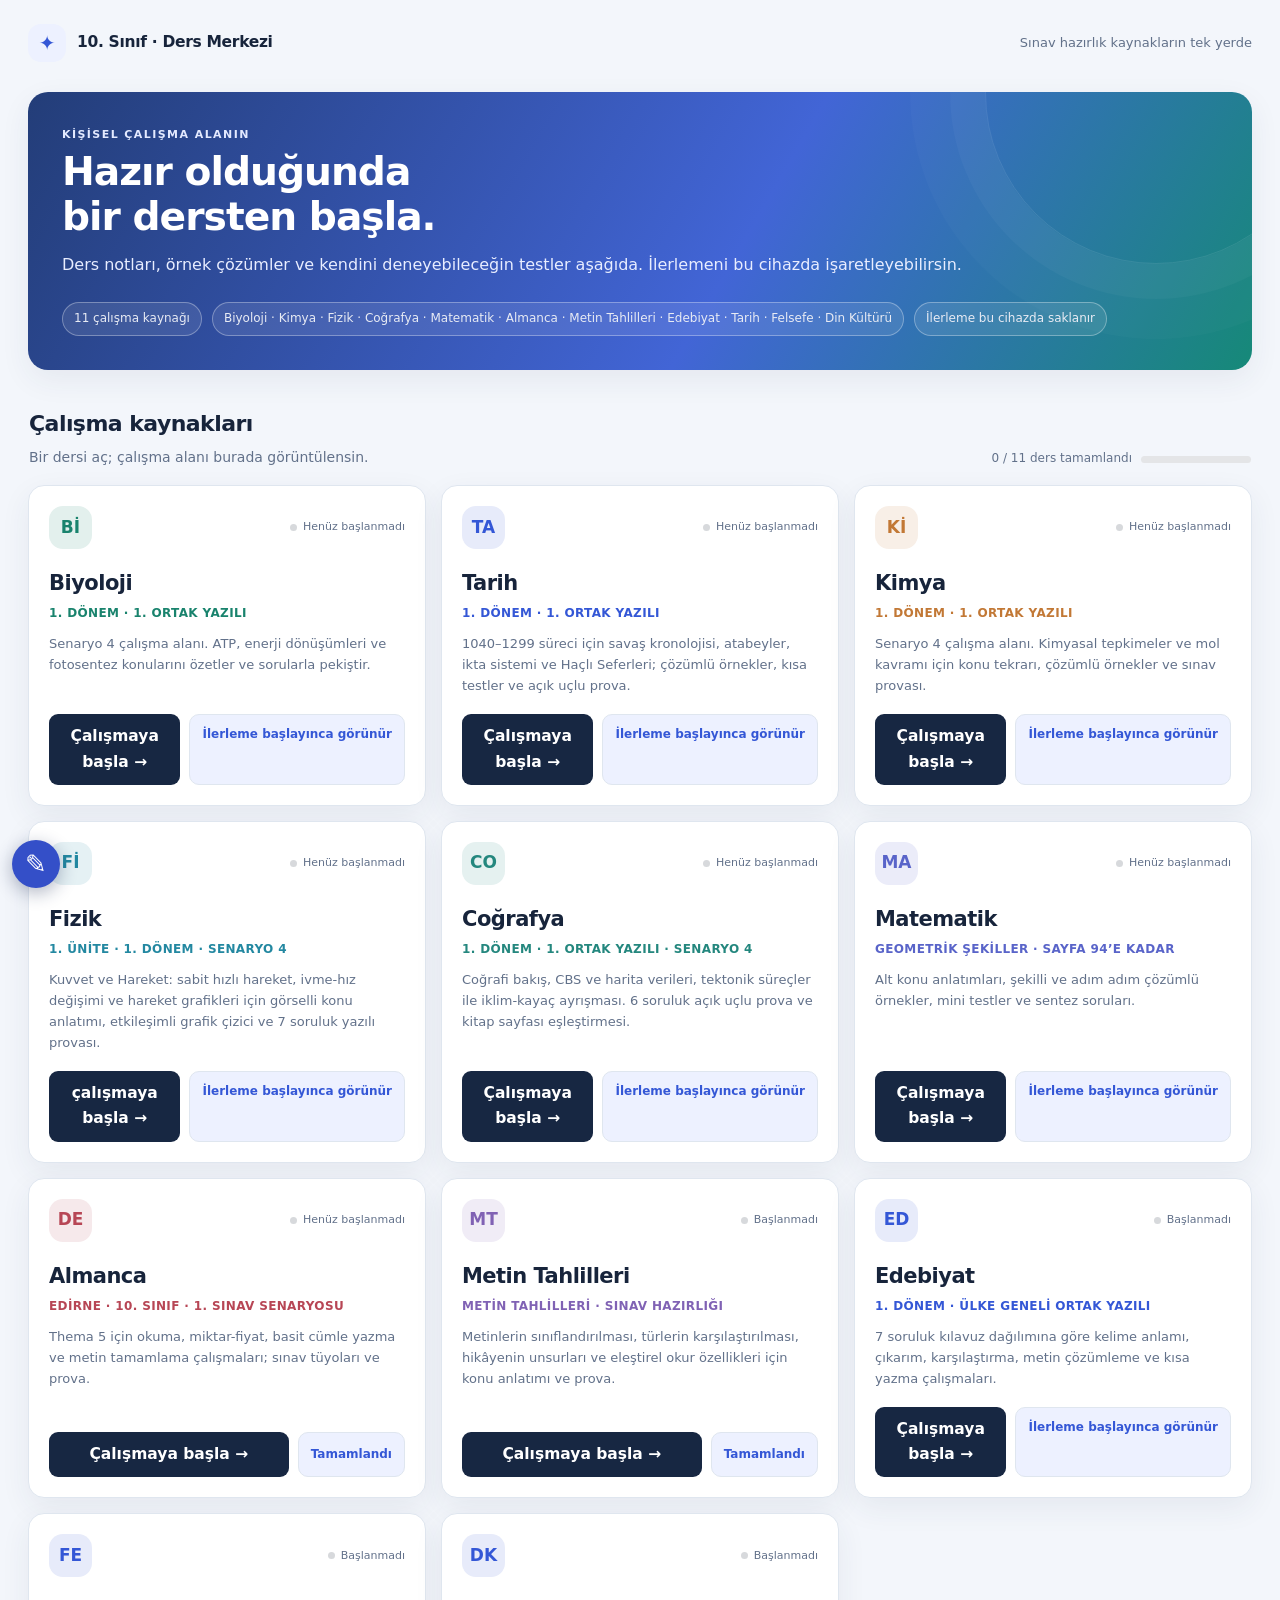
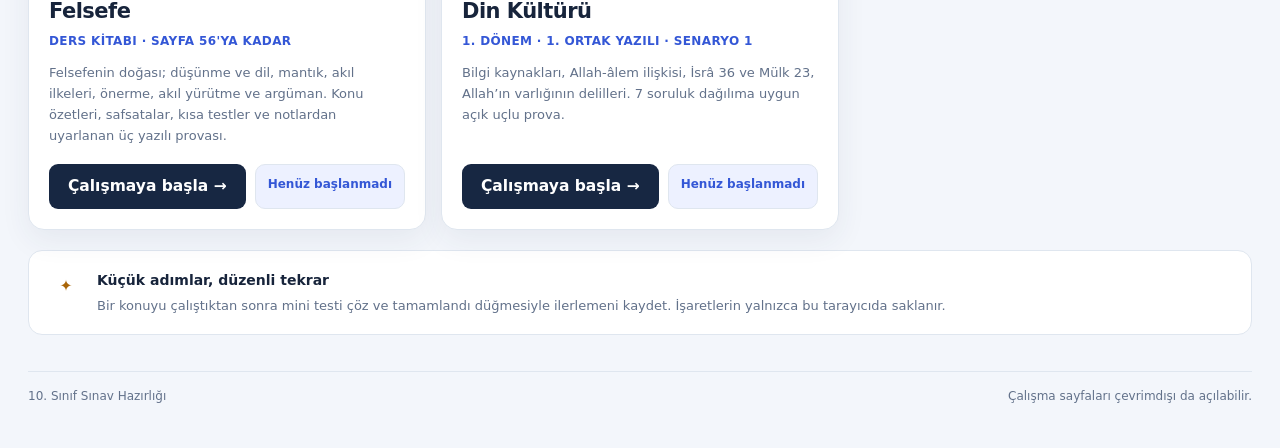
<file: outputs/index.html>
<!doctype html>
<html lang="tr">
<head>
<meta charset="utf-8">
<meta name="viewport" content="width=device-width,initial-scale=1">
<meta name="theme-color" content="#f5f4f0">
<title>10. Sınıf Sınav Hazırlığı | Ders Merkezi</title>
<style>
:root{--bg:#f5f4f0;--paper:#fff;--ink:#1c2535;--muted:#727b88;--line:#e7e6e1;--navy:#172742;--blue:#5269df;--green:#19836d;--gold:#c28933;--shadow:0 16px 44px #27334b12}*{box-sizing:border-box}body{margin:0;background:var(--bg);color:var(--ink);font:15px/1.6 Inter,ui-sans-serif,system-ui,"Segoe UI",sans-serif}button,a{font:inherit}button{cursor:pointer}.shell{max-width:1280px;margin:auto;padding:26px 28px 44px}.top{display:flex;justify-content:space-between;align-items:center;margin-bottom:30px}.brand{display:flex;gap:11px;align-items:center;color:var(--navy);font-weight:850;letter-spacing:-.02em}.logo{display:grid;place-items:center;width:38px;height:38px;border-radius:13px;background:#e3e8ff;color:#4358cb;font-size:20px}.topnote{font-size:13px;color:var(--muted)}.hero{position:relative;overflow:hidden;background:var(--navy);color:white;padding:clamp(25px,5vw,52px);border-radius:25px;box-shadow:var(--shadow)}.hero:after{content:"";position:absolute;width:340px;height:340px;border:1px solid #ffffff18;border-radius:50%;right:-75px;top:-170px;box-shadow:0 0 0 35px #ffffff08,0 0 0 75px #ffffff05}.kicker{text-transform:uppercase;letter-spacing:.13em;font-size:11px;font-weight:800;color:#b9c5ff}.hero h1{font-size:clamp(30px,5vw,52px);line-height:1.06;letter-spacing:-.045em;max-width:720px;margin:12px 0}.hero p{max-width:640px;color:#d0d7e5;margin:13px 0 0;font-size:16px}.hero-bottom{display:flex;align-items:center;gap:10px;flex-wrap:wrap;margin-top:24px}.badge{border:1px solid #ffffff30;background:#ffffff0c;border-radius:99px;padding:6px 11px;color:#e8ebf4;font-size:12px}.section-head{display:flex;align-items:end;justify-content:space-between;gap:20px;margin:36px 1px 16px}.section-head h2{font-size:22px;letter-spacing:-.025em;margin:0}.section-head p{margin:5px 0 0;color:var(--muted);font-size:14px}.progress-wrap{display:flex;align-items:center;gap:9px;color:var(--muted);font-size:12px;white-space:nowrap}.progress{width:110px;height:7px;background:#e4e5e7;border-radius:9px;overflow:hidden}.progress span{display:block;height:100%;width:0;background:var(--green);border-radius:9px;transition:width .25s}.grid{display:grid;grid-template-columns:repeat(3,minmax(0,1fr));gap:15px}.course{--accent:var(--blue);background:var(--paper);border:1px solid var(--line);border-radius:18px;padding:20px;box-shadow:0 5px 16px #25314a08;display:flex;flex-direction:column;min-height:260px;transition:transform .18s,box-shadow .18s}.course:hover{transform:translateY(-3px);box-shadow:var(--shadow)}.course[data-course="biology"]{--accent:var(--green)}.course[data-course="chemistry"]{--accent:#c27835}.course[data-course="physics"]{--accent:#2388a1}.course[data-course="geography"]{--accent:#24877e}.course[data-course="math"]{--accent:#5964c9}.course[data-course="german"]{--accent:#b74655}.course[data-course="literature"]{--accent:#8062b4}.course-top{display:flex;justify-content:space-between;align-items:center}.subject-icon{width:43px;height:43px;border-radius:14px;background:color-mix(in srgb,var(--accent) 12%,white);color:var(--accent);display:grid;place-items:center;font-weight:900;font-size:17px}.status{font-size:11px;color:var(--muted);display:flex;align-items:center;gap:6px}.status:before{content:"";width:7px;height:7px;border-radius:50%;background:#d7d9dc}.course.done .status{color:var(--green)}.course.done .status:before{background:var(--green)}.course h3{font-size:21px;letter-spacing:-.025em;margin:17px 0 4px}.scope{font-size:12px;color:var(--accent);font-weight:800;letter-spacing:.03em}.course p{color:var(--muted);font-size:13px;margin:10px 0 18px}.course-foot{display:flex;gap:9px;margin-top:auto}.open{border:0;border-radius:10px;background:var(--navy);color:white;font-weight:750;padding:10px 13px;flex:1}.open:hover{background:#26395b}.mark{border:1px solid var(--line);border-radius:10px;background:white;color:#596271;padding:10px 12px;font-weight:700;font-size:12px}.mark:hover{border-color:#b8c1d0}.callout{display:grid;grid-template-columns:auto 1fr;gap:14px;align-items:start;background:#eeeee9;border:1px solid #e2e2dc;border-radius:16px;padding:18px 20px;margin-top:20px}.callout-icon{width:34px;height:34px;border-radius:11px;background:white;display:grid;place-items:center;color:var(--gold);font-weight:900}.callout h3{font-size:14px;margin:0 0 3px}.callout p{font-size:13px;color:var(--muted);margin:0}.viewer{display:none;margin-top:26px;background:white;border:1px solid var(--line);border-radius:19px;overflow:hidden;box-shadow:var(--shadow)}.viewer.show{display:block}.viewerbar{display:flex;justify-content:space-between;align-items:center;padding:11px 15px;border-bottom:1px solid var(--line);gap:10px}.viewerlabel{font-weight:800}.viewer-actions{display:flex;gap:7px}.viewer-actions button,.viewer-actions a{border:1px solid var(--line);border-radius:8px;background:#fff;color:#445066;padding:7px 10px;text-decoration:none;font-size:12px;font-weight:700}.viewer iframe{display:block;width:100%;height:min(78vh,900px);min-height:610px;border:0;background:#f4f6fa}.footer{border-top:1px solid var(--line);margin-top:36px;padding-top:15px;color:var(--muted);font-size:12px;display:flex;justify-content:space-between;gap:10px;flex-wrap:wrap}.empty{display:none;text-align:center;padding:30px;color:var(--muted)}@media(max-width:850px){.grid{grid-template-columns:1fr 1fr}.shell{padding:18px}}@media(max-width:580px){.grid{grid-template-columns:1fr}.top{margin-bottom:19px}.topnote{display:none}.section-head{align-items:start;flex-direction:column}.viewer iframe{min-height:70vh}.course{min-height:230px}.hero{border-radius:19px}}
</style>
<link rel="stylesheet" href="lesson-ui.css">
</head>
<body>
<div class="shell">
  <nav class="top" aria-label="Ana gezinme"><div class="brand"><span class="logo">✦</span><span>10. Sınıf · Ders Merkezi</span></div><div class="topnote">Sınav hazırlık kaynakların tek yerde</div></nav>
  <header class="hero"><div class="kicker">Kişisel çalışma alanın</div><h1>Hazır olduğunda<br>bir dersten başla.</h1><p>Ders notları, örnek çözümler ve kendini deneyebileceğin testler aşağıda. İlerlemeni bu cihazda işaretleyebilirsin.</p><div class="hero-bottom"><span class="badge">11 çalışma kaynağı</span><span class="badge">Biyoloji · Kimya · Fizik · Coğrafya · Matematik · Almanca · Metin Tahlilleri · Edebiyat · Tarih · Felsefe · Din Kültürü</span><span class="badge">İlerleme bu cihazda saklanır</span></div></header>
  <section aria-labelledby="courses-title"><div class="section-head"><div><h2 id="courses-title">Çalışma kaynakları</h2><p>Bir dersi aç; çalışma alanı burada görüntülensin.</p></div><div class="progress-wrap"><span id="progress-label">0 / 11 tamamlandı</span><span class="progress"><span id="progress-bar"></span></span></div></div>
    <div class="grid" id="course-grid">
      <article class="course" data-course="biology" data-title="biyoloji fotosentez atp enerji senaryo 4"><div class="course-top"><span class="subject-icon">Bİ</span><span class="status">Başlanmadı</span></div><h3>Biyoloji</h3><div class="scope">1. DÖNEM · 1. ORTAK YAZILI</div><p>Senaryo 4 çalışma alanı. ATP, enerji dönüşümleri ve fotosentez konularını özetler ve sorularla pekiştir.</p><div class="course-foot"><button class="open" data-file="10sinif_biyoloji_senaryo4_calisma_alani.html" data-name="Biyoloji · Senaryo 4">Çalışmaya başla <span aria-hidden="true">→</span></button><span class="mark course-progress">Henüz başlanmadı</span></div></article> <article class="course" data-course="history" data-title="tarih savaş sıralama atabey ikta haçlı seferleri türkiye"><div class="course-top"><span class="subject-icon">TA</span><span class="status">Başlanmadı</span></div><h3>Tarih</h3><div class="scope">1. D&Ouml;NEM &#183; 1. ORTAK YAZILI</div><p>1040&#8211;1299 süreci için savaş kronolojisi, atabeyler, ikta sistemi ve Haçlı Seferleri; &#231;&#246;z&#252;ml&#252; &#246;rnekler, k&#305;sa testler ve a&#231;&#305;k u&#231;lu prova.</p><div class="course-foot"><button class="open" data-file="10sinif_tarih_senaryo_calisma_alani.html" data-name="Tarih &#183; 1. D&ouml;nem 1. Ortak Yaz&#305;l&#305;">&#199;al&#305;&#351;maya ba&#351;la <span aria-hidden="true">&#8594;</span></button><span class="mark course-progress">&#304;lerleme ba&#351;lay&#305;nca g&#246;r&#252;n&#252;r</span></div></article>
      <article class="course" data-course="chemistry" data-title="kimya kimyasal tepkimeler mol senaryo 4"><div class="course-top"><span class="subject-icon">Kİ</span><span class="status">Başlanmadı</span></div><h3>Kimya</h3><div class="scope">1. DÖNEM · 1. ORTAK YAZILI</div><p>Senaryo 4 çalışma alanı. Kimyasal tepkimeler ve mol kavramı için konu tekrarı, çözümlü örnekler ve sınav provası.</p><div class="course-foot"><button class="open" data-file="10sinif_kimya_senaryo4_calisma_alani.html" data-name="Kimya · Senaryo 4">Çalışmaya başla <span aria-hidden="true">→</span></button><span class="mark course-progress">Henüz başlanmadı</span></div></article>
      <article class="course" data-course="physics" data-title="fizik kuvvet hareket sabit hızlı hareket ivme grafikler senaryo 4"><div class="course-top"><span class="subject-icon">Fİ</span><span class="status">Başlanmadı</span></div><h3>Fizik</h3><div class="scope">1. ÜNİTE · 1. DÖNEM · SENARYO 4</div><p>Kuvvet ve Hareket: sabit hızlı hareket, ivme-hız değişimi ve hareket grafikleri için görselli konu anlatımı, etkileşimli grafik çizici ve 7 soruluk yazılı provası.</p><div class="course-foot"><button class="open" data-file="10sinif_fizik_senaryo4_calisma_alani.html" data-name="Fizik · Senaryo 4">çalışmaya başla <span aria-hidden="true">→</span></button><span class="mark course-progress">Henüz başlanmadı</span></div></article>
<article class="course" data-course="geography" data-title="coğrafya coğrafi bakış cbs uzaktan algılama mekânsal veri tektonik ayrışma senaryo 4"><div class="course-top"><span class="subject-icon">CO</span><span class="status">Başlanmadı</span></div><h3>Coğrafya</h3><div class="scope">1. DÖNEM · 1. ORTAK YAZILI · SENARYO 4</div><p>Coğrafi bakış, CBS ve harita verileri, tektonik süreçler ile iklim-kayaç ayrışması. 6 soruluk açık uçlu prova ve kitap sayfası eşleştirmesi.</p><div class="course-foot"><button class="open" data-file="10sinif_cografya_senaryo4_calisma_alani.html" data-name="Coğrafya · Senaryo 4">Çalışmaya başla <span aria-hidden="true">→</span></button><span class="mark course-progress">Henüz başlanmadı</span></div></article>
            <article class="course" data-course="math" data-title="matematik geometri geometrik şekiller sayfa 94"><div class="course-top"><span class="subject-icon">MA</span><span class="status">Başlanmadı</span></div><h3>Matematik</h3><div class="scope">GEOMETRİK ŞEKİLLER · SAYFA 94’E KADAR</div><p>Alt konu anlatımları, şekilli ve adım adım çözümlü örnekler, mini testler ve sentez soruları.</p><div class="course-foot"><button class="open" data-file="10sinif_sayfa94_calisma_alani.html" data-name="Matematik · Sayfa 94’e kadar">Çalışmaya başla <span aria-hidden="true">→</span></button><span class="mark course-progress">Henüz başlanmadı</span></div></article>
      <article class="course" data-course="german" data-title="almanca neue stadt neue schule okul şehir kütüphane"><div class="course-top"><span class="subject-icon">DE</span><span class="status">Başlanmadı</span></div><h3>Almanca</h3><div class="scope">EDİRNE · 10. SINIF · 1. SINAV SENARYOSU</div><p>Thema 5 için okuma, miktar-fiyat, basit cümle yazma ve metin tamamlama çalışmaları; sınav tüyoları ve prova.</p><div class="course-foot"><button class="open" data-file="10sinif_almanca_neue_stadt_calisma_alani.html" data-name="Almanca · Thema 5 · Senaryo 1">Çalışmaya başla <span aria-hidden="true">→</span></button><button class="mark" aria-label="Almanca çalışmasını tamamlandı olarak işaretle">Tamamlandı</button></div></article>          <article class="course" data-course="literature" data-title="metin tahlilleri sınıflandırma tür karşılaştırma hikâye eleştirel okur"><div class="course-top"><span class="subject-icon">MT</span><span class="status">Başlanmadı</span></div><h3>Metin Tahlilleri</h3><div class="scope">METİN TAHLİLLERİ · SINAV HAZIRLIĞI</div><p>Metinlerin sınıflandırılması, türlerin karşılaştırılması, hikâyenin unsurları ve eleştirel okur özellikleri için konu anlatımı ve prova.</p><div class="course-foot"><button class="open" data-file="10sinif_metin_tahlilleri_calisma_alani.html" data-name="Metin Tahlilleri">Çalışmaya başla <span aria-hidden="true">→</span></button><button class="mark" aria-label="Metin Tahlilleri çalışmasını tamamlandı olarak işaretle">Tamamlandı</button></div></article><article class="course" data-course="tdeExam" data-title="turk dili edebiyati ortak yazili sinav okuma cikarma siir kosuk turku yazma"><div class="course-top"><span class="subject-icon">ED</span><span class="status">Ba&#351;lanmad&#305;</span></div><h3>Edebiyat</h3><div class="scope">1. D&Ouml;NEM &#183; &Uuml;LKE GENEL&#304; ORTAK YAZILI</div><p>7 soruluk k&#305;lavuz da&#287;&#305;l&#305;m&#305;na g&ouml;re kelime anlam&#305;, &ccedil;&#305;kar&#305;m, kar&#351;&#305;la&#351;t&#305;rma, metin &ccedil;&ouml;z&uuml;mleme ve k&#305;sa yazma &ccedil;al&#305;&#351;malar&#305;.</p><div class="course-foot"><button class="open" data-file="10sinif_edebiyat_ortak_yazili_calisma_alani.html" data-name="Edebiyat &#183; &Uuml;lke Geneli Ortak Yaz&#305;l&#305;">&Ccedil;al&#305;&#351;maya ba&#351;la <span aria-hidden="true">&#8594;</span></button><span class="mark course-progress">&#304;lerleme ba&#351;lay&#305;nca g&ouml;r&uuml;n&uuml;r</span></div></article><article class="course" data-course="philosophy" data-title="felsefe philosophia felsefi düşünce mantık argümantasyon sayfa 56"><div class="course-top"><span class="subject-icon">FE</span><span class="status">Başlanmadı</span></div><h3>Felsefe</h3><div class="scope">DERS KİTABI · SAYFA 56'YA KADAR</div><p>Felsefenin doğası; düşünme ve dil, mantık, akıl ilkeleri, önerme, akıl yürütme ve argüman. Konu özetleri, safsatalar, kısa testler ve notlardan uyarlanan üç yazılı provası.</p><div class="course-foot"><button class="open" data-file="10sinif_felsefe_sayfa56_calisma_alani.html" data-name="Felsefe · Sayfa 56'ya kadar">Çalışmaya başla <span aria-hidden="true">→</span></button><span class="mark course-progress">Henüz başlanmadı</span></div></article><article class="course" data-course="religion" data-title="din kültürü islamda bilgi bilgi kaynakları allah âlem kuran isra mülk varlık delilleri senaryo 1"><div class="course-top"><span class="subject-icon">DK</span><span class="status">Başlanmadı</span></div><h3>Din Kültürü</h3><div class="scope">1. DÖNEM · 1. ORTAK YAZILI · SENARYO 1</div><p>Bilgi kaynakları, Allah-âlem ilişkisi, İsrâ 36 ve Mülk 23, Allah’ın varlığının delilleri. 7 soruluk dağılıma uygun açık uçlu prova.</p><div class="course-foot"><button class="open" data-file="10sinif_din_kulturu_senaryo1_calisma_alani.html" data-name="Din Kültürü · Senaryo 1">Çalışmaya başla <span aria-hidden="true">→</span></button><span class="mark course-progress">Henüz başlanmadı</span></div></article></div><div class="empty" id="empty">Bu aramayla eşleşen ders yok.</div>
  </section>
  <aside class="callout"><span class="callout-icon">✦</span><div><h3>Küçük adımlar, düzenli tekrar</h3><p>Bir konuyu çalıştıktan sonra mini testi çöz ve tamamlandı düğmesiyle ilerlemeni kaydet. İşaretlerin yalnızca bu tarayıcıda saklanır.</p></div></aside>
  <section class="viewer" id="viewer" aria-label="Ders çalışma alanı"><div class="viewerbar"><span class="viewerlabel" id="viewer-title">Ders çalışma alanı</span><div class="viewer-actions"><a id="new-tab" href="#" target="_blank" rel="noopener">Yeni sekmede aç ↗</a><button id="close-viewer" type="button">Kapat</button></div></div><iframe id="lesson" title="Seçilen ders çalışma alanı"></iframe></section>
  <footer class="footer"><span>10. Sınıf Sınav Hazırlığı</span><span>Çalışma sayfaları çevrimdışı da açılabilir.</span></footer>
</div>
<script>
const cards=[...document.querySelectorAll('.course')],viewer=document.querySelector('#viewer'),frame=document.querySelector('#lesson');
function getProgress(){try{return JSON.parse(localStorage.getItem('dersMerkeziProgress')||'{}')}catch{return {}}}
function renderProgress(){const progress=getProgress(),count=cards.filter(c=>{const p=progress[c.dataset.course];return p&&p.total>0&&p.completed.length>=p.total}).length;document.querySelector('#progress-label').textContent=`${count} / ${cards.length} ders tamamlandı`;document.querySelector('#progress-bar').style.width=`${count/cards.length*100}%`;cards.forEach(c=>{const p=progress[c.dataset.course],finished=!!(p&&p.total>0&&p.completed.length>=p.total),completed=p?.completed?.length||0,total=p?.total||0;c.classList.toggle('done',finished);c.querySelector('.status').textContent=finished?'Tamamlandı':total?`${completed} / ${total} konu`:'Henüz başlanmadı';c.querySelector('.course-progress').textContent=finished?'✓ Tüm konular bitti':total?`${completed} / ${total} konu`: 'İlerleme başlayınca görünür'})}
cards.forEach(card=>{card.querySelector('.open').addEventListener('click',e=>{const b=e.currentTarget,file=b.dataset.file;if(window.matchMedia('(max-width:700px)').matches){window.open(file,'dersCalisma');return}document.querySelector('#viewer-title').textContent=b.dataset.name;frame.src=file;document.querySelector('#new-tab').href=file;viewer.classList.add('show');viewer.scrollIntoView({behavior:'smooth',block:'start'})})});
document.querySelector('#close-viewer').addEventListener('click',()=>{viewer.classList.remove('show');frame.src='about:blank'});window.addEventListener('storage',e=>{if(e.key==='dersMerkeziProgress')renderProgress()});window.addEventListener('message',e=>{const d=e.data;if(!d||d.type!=='ders-merkezi-progress'||!cards.some(c=>c.dataset.course===d.course)||!d.progress)return;const all=getProgress();all[d.course]=d.progress;try{localStorage.setItem('dersMerkeziProgress',JSON.stringify(all))}catch{}renderProgress()});renderProgress();
</script>
<script src="annotation.js"></script></body>
</html>
</file>
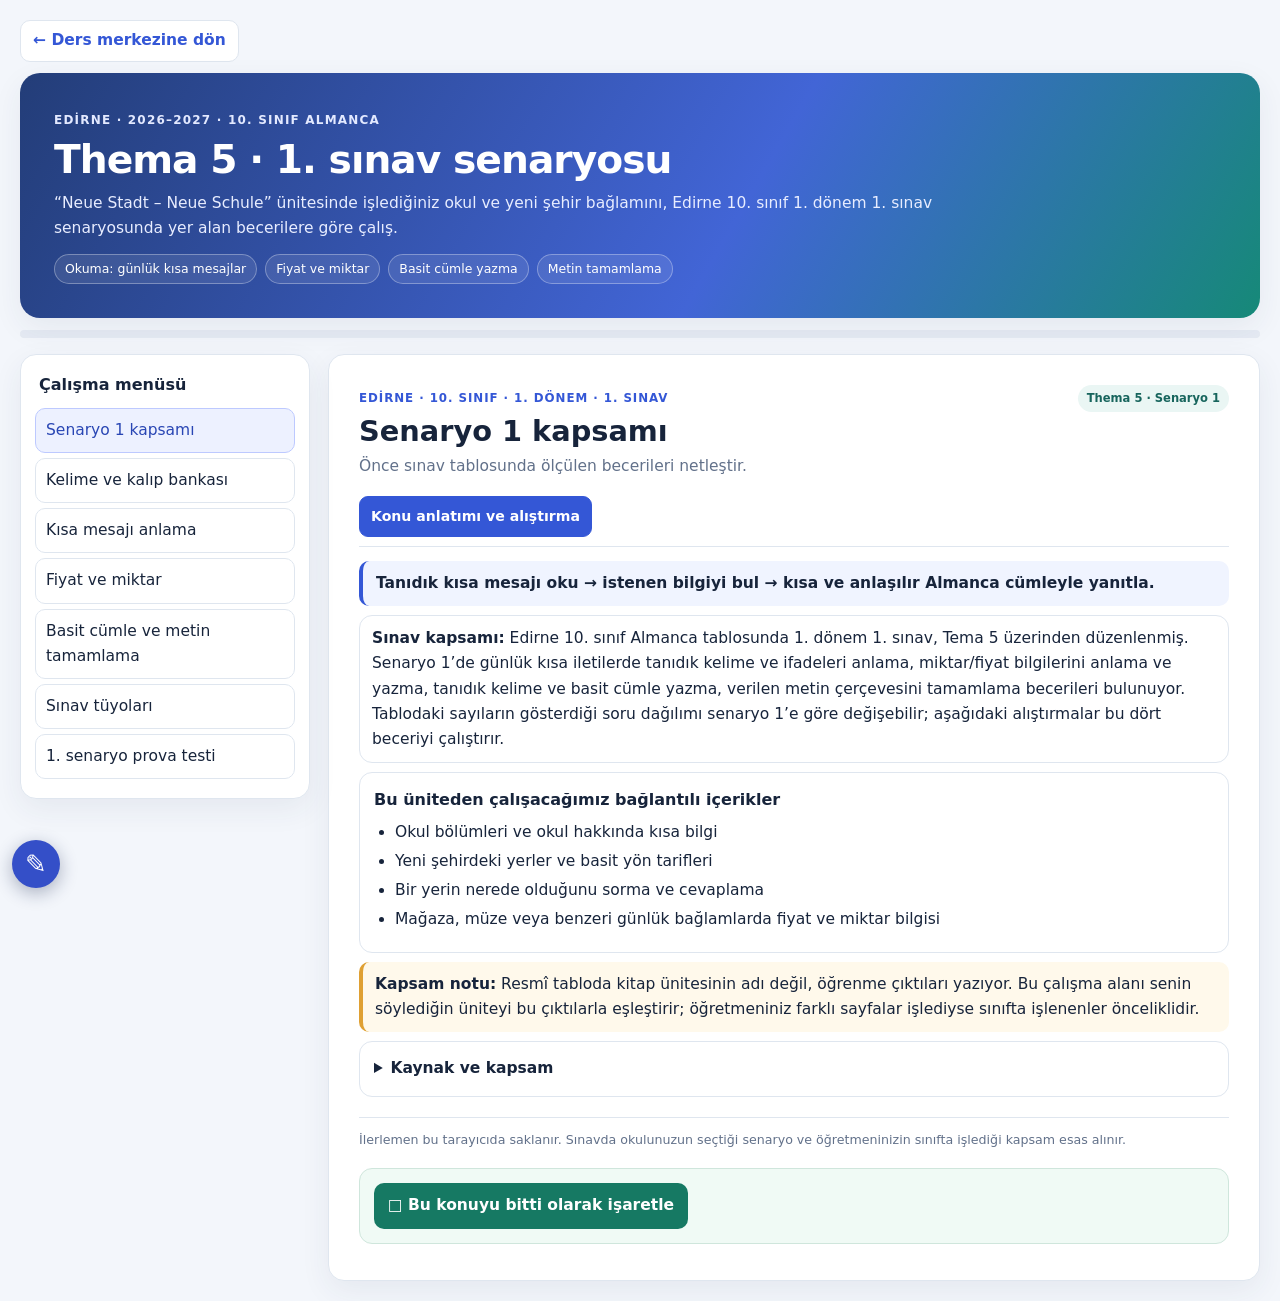
<file: outputs/10sinif_almanca_neue_stadt_calisma_alani.html>
<!doctype html>
<html lang="tr"><head><meta charset="utf-8"><meta name="viewport" content="width=device-width,initial-scale=1"><title>Almanca | Thema 5 · 1. Sınav Senaryosu</title>
<style>
:root{--bg:#f3f6fb;--paper:#fff;--ink:#17243b;--muted:#62718a;--line:#dfe6ef;--blue:#3457d6;--pale:#edf1ff;--teal:#087f73;--gold:#a96508;--shadow:0 10px 30px #25375a12}*{box-sizing:border-box}body{margin:0;background:var(--bg);color:var(--ink);font:15.5px/1.62 system-ui,"Segoe UI",sans-serif}button,input,textarea{font:inherit}button{cursor:pointer}.wrap{max-width:1420px;margin:auto;padding:20px}.home{display:inline-block;margin-bottom:10px;color:#3457d6;text-decoration:none;font-weight:700}.hero{color:white;padding:24px 27px;border-radius:20px;background:linear-gradient(120deg,#233d98,#4265dc 60%,#399e9f);box-shadow:var(--shadow)}.hero small{font-size:.75rem;text-transform:uppercase;letter-spacing:.1em;font-weight:800}.hero h1{font-size:clamp(1.45rem,3vw,2.1rem);line-height:1.2;margin:5px 0}.hero p{margin:8px 0 0;color:#e7edff;max-width:930px}.meta{display:flex;gap:8px;flex-wrap:wrap;margin-top:13px}.meta span{border:1px solid #ffffff50;background:#ffffff18;border-radius:999px;padding:4px 10px;font-size:.78rem}.meter{height:7px;background:#e5eaf3;border-radius:9px;margin:12px 0}.meter span{height:100%;display:block;width:0;background:#0d927f;border-radius:9px;transition:.25s}.layout{display:grid;grid-template-columns:290px minmax(0,1fr);gap:17px;margin-top:16px}.side,.main{background:var(--paper);border:1px solid var(--line);border-radius:18px;box-shadow:var(--shadow)}.side{padding:14px;height:max-content;position:sticky;top:10px}.side h2{font-size:1rem;margin:3px 4px 9px}.side button{width:100%;display:block;text-align:left;border:1px solid var(--line);background:#fff;color:var(--ink);border-radius:10px;padding:9px 10px;margin:5px 0}.side button.active{background:var(--pale);border-color:#bdc9ff;color:#2946b4}.main{padding:clamp(16px,2.7vw,30px);min-height:700px}.head{display:flex;justify-content:space-between;gap:14px;align-items:flex-start}.head h2{font-size:clamp(1.25rem,2.5vw,1.8rem);line-height:1.25;margin:5px 0}.head p{margin:0;color:var(--muted);max-width:820px}.eyebrow{font-size:.74rem;text-transform:uppercase;letter-spacing:.08em;font-weight:800;color:#3457d6}.tag,.pill{display:inline-block;border-radius:999px;background:#eaf6f4;color:#17655d;padding:4px 9px;font-size:.72rem;font-weight:750;white-space:nowrap}.tabs{display:flex;gap:6px;border-bottom:1px solid var(--line);padding-bottom:8px;margin:17px 0 14px;overflow:auto}.tabs button{border:0;background:transparent;border-radius:9px;padding:8px 11px;color:var(--muted);font-size:.88rem;font-weight:750;white-space:nowrap}.tabs button.active{background:var(--pale);color:#2946b4}.card,.exercise{border:1px solid var(--line);border-radius:13px;padding:14px;margin:9px 0;background:#fff}.card{background:#f9faff}.card h3,.exercise h3{font-size:1rem;margin:0 0 6px}.card p{margin:5px 0}.formula{border-left:4px solid var(--blue);background:#f0f4ff;border-radius:8px;padding:10px 13px;margin:9px 0;font-weight:650}.tip{border-left:4px solid #dfa033;background:#fff9eb;border-radius:8px;padding:10px 12px;margin:8px 0}.notice{border-left:4px solid var(--teal);background:#eef9f6;border-radius:8px;padding:10px 12px;margin:8px 0}.steps{margin:6px 0;padding-left:21px}.steps li{margin:4px 0}.table{width:100%;border-collapse:collapse;margin:8px 0}.table th,.table td{text-align:left;padding:7px 9px;border-bottom:1px solid var(--line)}.table th{color:#43516a;background:#f3f6fb}.exercise .prompt{font-weight:650}.answer{width:100%;min-height:44px;padding:9px 10px;border:1px solid var(--line);border-radius:9px;margin:6px 0}.answer.long{min-height:84px}.btn{border:0;border-radius:9px;background:var(--blue);color:#fff;padding:9px 13px;font-weight:750}.btn.light{background:#edf1f7;color:#33435a}.feedback{border-radius:9px;padding:9px 11px;margin:8px 0}.correct{background:#e8f7ef;color:#17663d}.incorrect{background:#fff0f1;color:#9b3040}.solution{background:#f4f7fb;border-radius:10px;padding:12px;margin:9px 0}.cols{display:grid;grid-template-columns:repeat(2,minmax(0,1fr));gap:10px}.hide{display:none}.foot{border-top:1px solid var(--line);margin-top:20px;padding-top:12px;color:var(--muted);font-size:.79rem}a{color:#2851bd}@media(max-width:800px){.layout{grid-template-columns:1fr}.side{position:static}.main{min-height:0}}@media(max-width:600px){.wrap{padding:10px}.hero{padding:18px}.head{display:block}.tabs button{padding:8px}.table{font-size:.9rem}.cols{grid-template-columns:1fr}}
</style><link rel="stylesheet" href="lesson-ui.css">
</head><body><div class="wrap"><a class="home" href="index.html">← Ders merkezine dön</a><header class="hero"><small>Edirne · 2026–2027 · 10. sınıf Almanca</small><h1>Thema 5 · 1. sınav senaryosu</h1><p>“Neue Stadt – Neue Schule” ünitesinde işlediğiniz okul ve yeni şehir bağlamını, Edirne 10. sınıf 1. dönem 1. sınav senaryosunda yer alan becerilere göre çalış.</p><div class="meta"><span>Okuma: günlük kısa mesajlar</span><span>Fiyat ve miktar</span><span>Basit cümle yazma</span><span>Metin tamamlama</span></div></header><div class="meter"><span id="progress"></span></div><div class="layout"><aside class="side"><h2>Çalışma menüsü</h2><div id="nav"></div></aside><main class="main" id="main"></main></div></div>
<script>
const sections=[
{id:'scope',title:'Senaryo 1 kapsamı',desc:'Önce sınav tablosunda ölçülen becerileri netleştir.',body:`<div class="notice"><b>Sınav kapsamı:</b> Edirne 10. sınıf Almanca tablosunda 1. dönem 1. sınav, Tema 5 üzerinden düzenlenmiş. Senaryo 1’de günlük kısa iletilerde tanıdık kelime ve ifadeleri anlama, miktar/fiyat bilgilerini anlama ve yazma, tanıdık kelime ve basit cümle yazma, verilen metin çerçevesini tamamlama becerileri bulunuyor. Tablodaki sayıların gösterdiği soru dağılımı senaryo 1’e göre değişebilir; aşağıdaki alıştırmalar bu dört beceriyi çalıştırır.</div><div class="card"><h3>Bu üniteden çalışacağımız bağlantılı içerikler</h3><ul class="steps"><li>Okul bölümleri ve okul hakkında kısa bilgi</li><li>Yeni şehirdeki yerler ve basit yön tarifleri</li><li>Bir yerin nerede olduğunu sorma ve cevaplama</li><li>Mağaza, müze veya benzeri günlük bağlamlarda fiyat ve miktar bilgisi</li></ul></div><div class="tip"><b>Kapsam notu:</b> Resmî tabloda kitap ünitesinin adı değil, öğrenme çıktıları yazıyor. Bu çalışma alanı senin söylediğin üniteyi bu çıktılarla eşleştirir; öğretmeniniz farklı sayfalar işlediyse sınıfta işlenenler önceliklidir.</div>`,rule:'Tanıdık kısa mesajı oku → istenen bilgiyi bul → kısa ve anlaşılır Almanca cümleyle yanıtla.'},
{id:'wortschatz',title:'Kelime ve kalıp bankası',desc:'Senaryo becerilerine dönük okul, şehir, fiyat ve kısa ileti kalıpları.',body:`<div class="cols"><div class="card"><h3>Okul ve şehir</h3>${table([['die Schule','okul'],['das Klassenzimmer','sınıf'],['die Bibliothek / Bücherei','kütüphane'],['die Sporthalle','spor salonu'],['die Mensa / Kantine','yemekhane'],['der Schulhof','okul bahçesi'],['das Kino','sinema'],['das Museum','müze'],['die Apotheke','eczane'],['der Supermarkt','süpermarket']])}</div><div class="card"><h3>Yer tarifleri</h3>${table([['oben / unten','yukarıda / aşağıda'],['links / rechts','solda / sağda'],['hier / da / dort','burada / orada'],['neben','yanında'],['hinter','arkasında'],['zwischen','arasında'],['im Erdgeschoss','zemin katta'],['im ersten Stock','birinci katta']])}</div></div><div class="card"><h3>Fiyat, miktar ve günlük ifadeler</h3>${table([['Wie viel kostet …?','… ne kadar?'],['Das kostet … Euro.','Bu … avro.'],['Ich möchte …','… istiyorum.'],['ein Kilo / ein Stück','bir kilo / bir adet-parça'],['Wie viel / Wie viele?','ne kadar? / kaç tane?'],['Es gibt …','… var.'],['Wo ist …?','… nerede?']])}</div><div class="formula">Örnek: <b>Wo ist die Bibliothek?</b> – <b>Sie ist im ersten Stock links.</b><br>Örnek: <b>Wie viel kostet das Buch?</b> – <b>Das Buch kostet fünf Euro.</b></div>`,rule:'Kısa yanıt kurarken özne + fiil + tamamlayıcı düzenini koru: Das Buch kostet fünf Euro.'},
{id:'reading',title:'Kısa mesajı anlama',desc:'Günlük kısa duyurularda tanıdık sözcükleri ve istenen bilgiyi bul.',body:`<div class="card"><h3>Örnek mesaj</h3><p><b>Hallo Ece! Die Bibliothek ist heute bis 16 Uhr geöffnet. Sie ist im ersten Stock, links neben dem Computerraum. Das neue Wörterbuch kostet 8 Euro. Bis morgen! – Lena</b></p><p>Türkçesi: Merhaba Ece! Kütüphane bugün saat 16’ya kadar açık. Birinci katta, bilgisayar sınıfının sol yanında. Yeni sözlük 8 avro. Yarın görüşürüz! – Lena</p></div><div class="exercise"><h3>Mesajdan bilgiyi bul</h3><ol class="steps"><li>Kütüphane saat kaçta kapanıyor?</li><li>Kütüphane nerede?</li><li>Sözlük ne kadar?</li></ol><details><summary>Cevapları göster</summary><p>1. <b>Um 16 Uhr.</b> 2. <b>Im ersten Stock, links neben dem Computerraum.</b> 3. <b>8 Euro.</b></p></details></div>`,rule:'Soru kökünü tanı: Wann? zaman · Wo? yer · Wie viel kostet? fiyat · Was? ne.'},
{id:'prices',title:'Fiyat ve miktar',desc:'Fiyat/miktar içeren kısa metinleri oku ve uygun cevap yaz.',body:`<div class="card"><h3>Fiyat sorma ve söyleme</h3><ul class="steps"><li><b>Wie viel kostet das Buch?</b> — Kitap ne kadar?</li><li><b>Das Buch kostet acht Euro.</b> — Kitap sekiz avro.</li><li><b>Wie viel kosten die Hefte?</b> — Defterler ne kadar?</li><li><b>Die Hefte kosten drei Euro.</b> — Defterler üç avro.</li></ul></div><div class="tip"><b>Tekil/çoğul ipucu:</b> Tekil özneyle <b>kostet</b>, çoğul özneyle <b>kosten</b> kullanılır.</div><div class="card"><h3>Sayıları tekrar et</h3>${table([['1–5','eins, zwei, drei, vier, fünf'],['6–10','sechs, sieben, acht, neun, zehn'],['11–15','elf, zwölf, dreizehn, vierzehn, fünfzehn'],['16–20','sechzehn, siebzehn, achtzehn, neunzehn, zwanzig']])}</div>`,rule:'Wie viel kostet + tekil? / Wie viel kosten + çoğul? Yanıtta fiyatı ve para birimini yaz.'},
{id:'writing',title:'Basit cümle ve metin tamamlama',desc:'Tanıdık kelimelerle kısa cümle yaz ve metin taslağındaki boşlukları tamamla.',body:`<div class="card"><h3>Cümle kalıpları</h3><ul class="steps"><li><b>Die Bibliothek ist im ersten Stock.</b> — Kütüphane birinci katta.</li><li><b>Die Mensa ist neben der Aula.</b> — Yemekhane salonun yanında.</li><li><b>In meiner Schule gibt es eine Sporthalle.</b> — Okulumda spor salonu var.</li><li><b>Das Heft kostet zwei Euro.</b> — Defter iki avro.</li><li><b>Ich möchte ein Wörterbuch.</b> — Bir sözlük istiyorum.</li></ul></div><div class="formula">Boşluk doldururken önce boşluğun istediği türü bul: yer, sayı/fiyat, isim mi fiil mi? Sonra artikel ve fiil biçimini kontrol et.</div><div class="card"><h3>Örnek metin iskeleti</h3><p>Hallo ____,<br>die Bibliothek ist im ____ Stock. Sie ist neben dem ____. Das Wörterbuch kostet ____ Euro. Ich möchte ____ Wörterbuch kaufen.<br>Viele Grüße<br>____</p><p>Olası tamamlamalar: <b>Ali · ersten · Computerraum · acht · ein · Lena</b></p></div>`,rule:'Kısa, tek fikirli cümle yaz. Büyük harfle isim başlat; fiili özneye göre çek; noktalama işaretini unutma.'},
{id:'tips',title:'Sınav tüyoları',desc:'Açık uçlu Almanca sınavında zamanı ve cevabını daha iyi yönet.',body:`<ol class="steps"><li><b>Önce yönergeyi oku.</b> Lies, ergänze, schreibe gibi fiiller senden ne istendiğini söyler.</li><li><b>Metinde anahtar kelimeyi işaretle.</b> Fiyat için Euro/ kostet, yer için Stock/ links/ neben, zaman için Uhr/ heute ara.</li><li><b>Sorunun istediği kadar cevap ver.</b> “Wie viel kostet das Buch?” sorusuna tam cümleyle <i>Das Buch kostet acht Euro.</i> yaz.</li><li><b>Fiyat ve miktarları dikkatle kopyala.</b> 8 Euro ile 18 Euro’yu, tekil ve çoğul ifadeleri karıştırma.</li><li><b>Metin çerçevesinde boşluğun türünü bul.</b> Artikel, isim, fiil, sayı ya da yer ifadesi gerekip gerekmediğini cümleden çıkar.</li><li><b>İsimleri büyük harfle yaz.</b> Almancada isimler büyük harfle başlar: <i>Schule, Bibliothek, Euro</i>.</li><li><b>Son kontrolde fiili denetle.</b> <i>Das Buch kostet</i>; <i>Die Hefte kosten</i>.</li><li><b>Bilmediğin kelimede bildiğin parçayı yakala.</b> Kısa duyurulardaki tanıdık kelime ve sayılar çoğu zaman soruyu çözmeye yeter.</li></ol><div class="notice"><b>Hatırla:</b> Edirne senaryo tablosundaki sorular cevapları öğrencinin yazdığı açık uçlu/kısa cevap biçiminde hazırlanır; bu yüzden sadece seçenek tanımaya değil, Almanca cevap yazmaya da çalış.</div>`,rule:'Cevaplarını kısa, anlaşılır ve metindeki bilgiye bağlı tut.'},
{id:'exam',title:'1. senaryo prova testi',desc:'Önce kendin çöz; sonra cevap anahtarını açıp kontrol et.',body:`<div class="notice">Bu prova, senaryo 1’de görünen becerileri örneklemek için özgün olarak hazırlandı. Resmî sınavın birebir soruları değildir.</div><article class="exercise"><h3>Metni oku</h3><p><b>Hallo Deniz! Unsere neue Schule ist groß. Die Bibliothek ist im ersten Stock, rechts neben dem Musikraum. In der Mensa kostet ein Sandwich 4 Euro und ein Wasser 1 Euro. Die Bibliothek ist heute bis 15 Uhr geöffnet. Viele Grüße, Mira</b></p></article><article class="exercise"><h3>1 · Okuduğunu anlama</h3><p class="prompt">a) Kütüphane nerede? b) Bugün saat kaça kadar açık?</p><textarea class="answer long" id="a1" placeholder="Almanca cevaplarını yaz"></textarea><details><summary>Örnek cevap</summary><p><b>a) Die Bibliothek ist im ersten Stock, rechts neben dem Musikraum. b) Sie ist bis 15 Uhr geöffnet.</b></p></details></article><article class="exercise"><h3>2 · Fiyat ve miktar bilgisi</h3><p class="prompt">a) Sandviç kaç avro? b) Bir sandviç ve bir su toplam kaç avro?</p><input class="answer" id="a2" placeholder="Cevaplarını yaz"><details><summary>Örnek cevap</summary><p><b>a) Das Sandwich kostet 4 Euro. b) Zusammen kostet es 5 Euro.</b></p></details></article><article class="exercise"><h3>3 · Kısa basit cümleler yaz</h3><p class="prompt">Şu bilgileri kullanarak iki Almanca cümle yaz: kütüphane birinci katta; su 1 avro.</p><textarea class="answer long" id="a3" placeholder="İki Almanca cümle yaz"></textarea><details><summary>Örnek cevap</summary><p><b>Die Bibliothek ist im ersten Stock. Das Wasser kostet 1 Euro.</b></p></details></article><article class="exercise"><h3>4 · Metin çerçevesini tamamla</h3><p class="prompt">Kelimeler: <b>Stock · neben · kostet · Euro</b><br>Die Bibliothek ist im ersten ____. Sie ist ____ dem Musikraum. Ein Sandwich ____ 4 ____.</p><input class="answer" id="a4" placeholder="Dört kelimeyi sırayla yaz"><details><summary>Cevap anahtarı</summary><p><b>Stock – neben – kostet – Euro</b></p></details></article><article class="exercise"><h3>5 · Kısa mesaj yaz</h3><p class="prompt">Arkadaşına kütüphanenin nerede olduğunu ve suyun fiyatını anlatan iki kısa Almanca cümle yaz.</p><textarea class="answer long" id="a5" placeholder="Örn. Die Bibliothek ..."></textarea><details><summary>Örnek cevap</summary><p><b>Die Bibliothek ist im ersten Stock, rechts neben dem Musikraum. Das Wasser kostet 1 Euro.</b></p></details></article><button class="btn" onclick="saveExam()">Prova bitti olarak işaretle</button><div id="examfb"></div>`,rule:'Puanlamada bilgi doğruluğuna, anlaşılır cümleye, yazım ve temel fiil biçimine dikkat et.'}
];
function table(rows){return `<table class="table"><thead><tr><th>Almanca</th><th>Türkçe</th></tr></thead><tbody>${rows.map(r=>`<tr><td><b>${r[0]}</b></td><td>${r[1]}</td></tr>`).join('')}</tbody></table>`}
let active=sections[0].id;const done=JSON.parse(localStorage.getItem('deutsch-thema5-s1-done')||'[]');function nav(){document.querySelector('#nav').innerHTML=sections.map(s=>`<button class="${active===s.id?'active':''}" onclick="openSection('${s.id}')">${s.title}${done.includes(s.id)?' ✓':''}</button>`).join('');document.querySelector('#progress').style.width=(done.length/sections.length*100)+'%'}function openSection(id){active=id;nav();render()}function render(){const s=sections.find(x=>x.id===active);document.querySelector('#main').innerHTML=`<div class="head"><div><span class="eyebrow">Edirne · 10. sınıf · 1. dönem · 1. sınav</span><h2>${s.title}</h2><p>${s.desc}</p></div><span class="tag">Thema 5 · Senaryo 1</span></div><div class="tabs"><button class="active">Konu anlatımı ve alıştırma</button></div><div class="formula">${s.rule}</div>${s.body}<details class="card"><summary><b>Kaynak ve kapsam</b></summary><p>Temel kaynak: <a href="https://edirneodm.meb.gov.tr/meb_iys_dosyalar/2026_10/6abf6843c2f31362641217_10_SINIF_ALMANCA.pdf" target="_blank" rel="noopener">Edirne 2026–2027 10. sınıf Almanca konu-soru dağılım tablosu</a>. Tema 5 ve 1. sınav senaryo sütunundaki beceriler esas alındı. Ünite kelimeleri, öğrencinin belirttiği A1.2 “Neue Stadt – Neue Schule” konusuna göre örneklendi.</p></details><div class="foot">İlerlemen bu tarayıcıda saklanır. Sınavda okulunuzun seçtiği senaryo ve öğretmeninizin sınıfta işlediği kapsam esas alınır.</div>`}function saveExam(){if(!done.includes('exam'))done.push('exam');localStorage.setItem('deutsch-thema5-s1-done',JSON.stringify(done));nav();document.querySelector('#examfb').innerHTML='<div class="feedback correct">Prova tamamlandı olarak kaydedildi. Cevap anahtarlarını açıp kendi yanıtlarınla karşılaştır.</div>'}nav();render();
</script><script src="progress.js"></script><script src="annotation.js"></script></body></html>
</file>
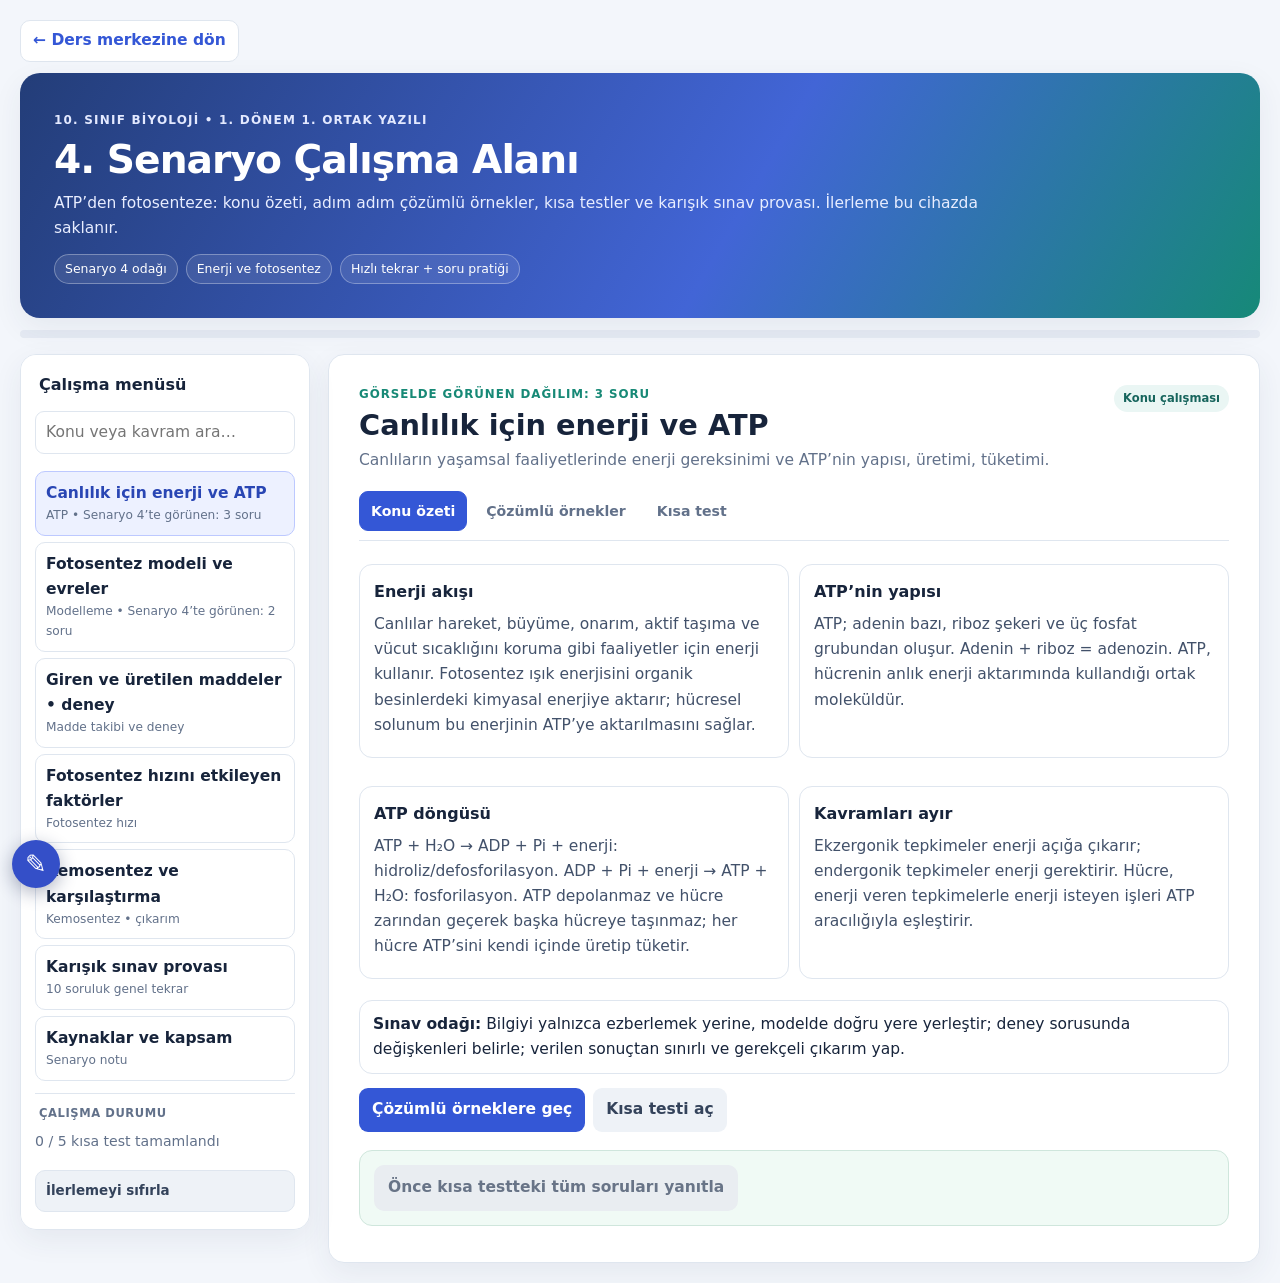
<file: outputs/10sinif_biyoloji_senaryo4_calisma_alani.html>
<!doctype html>
<html lang="tr">
<head>
<meta charset="utf-8">
<meta name="viewport" content="width=device-width,initial-scale=1">
<title>10. Sınıf Biyoloji | 1. Dönem 1. Ortak Yazılı • Senaryo 4</title>
<style>
:root{--bg:#f3f6fb;--paper:#fff;--ink:#17243b;--muted:#62718a;--line:#dfe6ef;--blue:#3457d6;--pale:#edf1ff;--teal:#087f73;--gold:#a96508;--red:#be4454;--shadow:0 10px 30px #25375a12}
*{box-sizing:border-box}body{margin:0;background:var(--bg);color:var(--ink);font:15.5px/1.62 system-ui,"Segoe UI",sans-serif}button,input{font:inherit}button{cursor:pointer}.wrap{max-width:1420px;margin:auto;padding:20px}.hero{color:white;padding:24px 27px;border-radius:20px;background:linear-gradient(120deg,#145b4a,#178976 58%,#537bd4);box-shadow:var(--shadow)}.hero small{font-size:.75rem;text-transform:uppercase;letter-spacing:.1em;font-weight:800}.hero h1{font-size:clamp(1.45rem,3vw,2.1rem);line-height:1.2;margin:5px 0}.hero p{margin:8px 0 0;color:#e5fff7;max-width:930px}.hero .meta{display:flex;gap:8px;flex-wrap:wrap;margin-top:13px}.hero .meta span{border:1px solid #ffffff50;background:#ffffff18;border-radius:999px;padding:4px 10px;font-size:.78rem}.meter{height:7px;background:#e5eaf3;border-radius:9px;margin:12px 0}.meter span{height:100%;display:block;width:0;background:#0d927f;border-radius:9px;transition:.25s}.layout{display:grid;grid-template-columns:310px minmax(0,1fr);gap:17px;margin-top:16px}.side,.main{background:var(--paper);border:1px solid var(--line);border-radius:18px;box-shadow:var(--shadow)}.side{padding:14px;height:max-content;position:sticky;top:10px;max-height:calc(100vh - 24px);overflow:auto}.side h2{font-size:1rem;margin:3px 4px 9px}.search{width:100%;border:1px solid var(--line);border-radius:9px;padding:8px 10px;margin:3px 0 9px}.major{display:grid;gap:6px;margin:8px 0 12px}.major button,.sub button{border:1px solid var(--line);background:#fff;color:var(--ink);text-align:left;border-radius:10px;padding:9px 10px}.major button.active{background:var(--pale);border-color:#bdc9ff;color:#2946b4}.major b,.major small{display:block}.major small{color:var(--muted);font-size:.76rem}.sub{border-top:1px solid var(--line);padding-top:10px;margin-top:8px}.sub label{display:block;color:var(--muted);font-size:.72rem;font-weight:800;text-transform:uppercase;letter-spacing:.05em;margin:0 4px 7px}.sub button{display:block;width:100%;font-size:.84rem;padding:7px 9px;margin:4px 0;border-color:transparent;line-height:1.35}.sub button.active{color:#16685f;background:#eaf7f4;border-color:#c5e8df}.sub button.done:after{content:" ✓";color:var(--teal);font-weight:800}.sub button.integrated{margin-top:9px;background:#fff7e7;border-color:#f0d9a8;font-weight:750}.main{padding:clamp(16px,2.7vw,30px);min-height:720px}.head{display:flex;justify-content:space-between;gap:14px;align-items:flex-start}.head h2{font-size:clamp(1.25rem,2.5vw,1.8rem);line-height:1.25;margin:5px 0}.head p{margin:0;color:var(--muted);max-width:820px}.eyebrow{font-size:.74rem;text-transform:uppercase;letter-spacing:.08em;font-weight:800;color:#178976}.tag,.pill{display:inline-block;border-radius:999px;background:#eef2f7;color:#53627a;padding:4px 9px;font-size:.72rem;font-weight:750}.tag{background:#eaf6f4;color:#17655d}.tabs{display:flex;gap:6px;border-bottom:1px solid var(--line);padding-bottom:8px;margin:17px 0 14px;overflow:auto}.tabs button{border:0;background:transparent;border-radius:9px;padding:8px 11px;color:var(--muted);font-size:.88rem;font-weight:750;white-space:nowrap}.tabs button.active{background:var(--pale);color:#2946b4}.cols{display:grid;grid-template-columns:repeat(2,minmax(0,1fr));gap:10px}.card,.exercise{border:1px solid var(--line);border-radius:13px;padding:14px;margin:9px 0;background:#fff}.card{background:#f9faff}.card h3,.exercise h3{font-size:1rem;margin:0 0 6px}.card p{margin:5px 0}.formula{border-left:4px solid var(--blue);background:#f0f4ff;border-radius:8px;padding:10px 12px;margin:10px 0;font-weight:750;overflow-wrap:anywhere}.note{border-left:4px solid #e7a93d;background:#fff8e9;border-radius:9px;padding:11px 13px;margin:12px 0}.good{border-left-color:#169481;background:#edf9f6}.bad{border-left-color:#d66b78;background:#fff2f3}.mini{color:var(--muted);font-size:.88rem}.step{display:flex;gap:10px;align-items:flex-start;margin:7px 0}.step b{flex:none;width:24px;height:24px;text-align:center;border-radius:50%;background:#eaf6f4;color:#17655d;font-size:.8rem}.example{border:1px solid var(--line);border-radius:13px;padding:14px;margin:10px 0}.example summary{cursor:pointer;font-weight:800}.solution{padding-top:8px}.solution li{margin:4px 0}.question{border:1px solid var(--line);border-radius:13px;padding:14px;margin:12px 0}.question h3{font-size:.98rem;margin:0 0 8px}.opts{display:grid;gap:6px}.opts button{border:1px solid var(--line);background:white;color:var(--ink);border-radius:9px;padding:8px 10px;text-align:left}.opts button:hover{border-color:#aebcff;background:#f8f9ff}.opts button.right{border-color:#74c5ac;background:#effaf6}.opts button.wrong{border-color:#e6a0a8;background:#fff3f4}.why{margin-top:8px;color:var(--muted);font-size:.9rem;display:none}.why.show{display:block}.actions{display:flex;gap:8px;flex-wrap:wrap;margin:14px 0}.action{border:0;background:#3457d6;color:white;border-radius:9px;padding:9px 13px;font-weight:750}.action.secondary{background:#eef2f7;color:#34435b}.score{font-weight:800;color:#17655d;margin:8px 0}.table{width:100%;border-collapse:collapse;margin:9px 0;font-size:.91rem}.table th,.table td{border:1px solid var(--line);padding:8px;text-align:left;vertical-align:top}.table th{background:#f2f5fb}.bar{height:8px;border-radius:9px;background:linear-gradient(90deg,#baefff,#19a77c,#f4d052);margin:12px 0}.barlabel{display:flex;justify-content:space-between;color:var(--muted);font-size:.78rem}.footer{margin-top:18px;color:var(--muted);font-size:.82rem;border-top:1px solid var(--line);padding-top:12px}.hidden{display:none!important}@media(max-width:850px){.layout{grid-template-columns:1fr}.side{position:relative;top:0;max-height:none}.main{min-height:0}}@media(max-width:600px){.wrap{padding:10px}.hero{padding:19px}.cols{grid-template-columns:1fr}.table{font-size:.82rem}.table th,.table td{padding:6px}}
</style>
<style>
.mobile-home{display:none}
@media(max-width:700px){
 html{ -webkit-text-size-adjust:100%;text-size-adjust:100% }
 body{min-width:320px;overflow-x:hidden;padding-bottom:env(safe-area-inset-bottom)}
 .wrap{width:100%;max-width:100%;padding:10px}
 .hero{padding:18px;border-radius:16px}
 .hero h1{font-size:clamp(1.35rem,6vw,1.8rem)}
 .layout{grid-template-columns:minmax(0,1fr)!important;gap:10px;margin-top:10px}
 .side{position:static!important;top:auto!important;max-height:none!important;overflow:visible;padding:11px}
 .main{min-width:0;min-height:0;padding:15px;overflow-x:auto}
 .major{grid-template-columns:repeat(2,minmax(0,1fr));gap:6px}
 .sub{display:grid;grid-template-columns:repeat(2,minmax(0,1fr));gap:5px}
 .sub label{grid-column:1/-1}
 .major button,.sub button,.tabs button,button{min-height:44px}
 .search{min-height:44px;font-size:16px}
 .head{display:block}.head h2{font-size:1.35rem}
 .tabs{overflow-x:auto;overscroll-behavior-x:contain;-webkit-overflow-scrolling:touch}
 .cols{grid-template-columns:1fr}
 .table{display:block;max-width:100%;overflow-x:auto;-webkit-overflow-scrolling:touch}
 .figure{max-width:100%;overflow:hidden}
 .actions{gap:7px}.actions>*{max-width:100%}
 .question,.exercise,.card,.example{padding:12px}
 .mobile-home{display:flex;align-items:center;width:max-content;max-width:100%;min-height:44px;margin:0 0 10px;padding:8px 12px;border:1px solid var(--line);border-radius:10px;background:var(--paper,#fff);color:var(--ink,#17243b);text-decoration:none;font-size:14px;font-weight:750}
}
</style><link rel="stylesheet" href="lesson-ui.css">
</head>
<body><div class="wrap"><a class="mobile-home" href="index.html">← Ders merkezine dön</a>
<header class="hero"><small>10. Sınıf Biyoloji • 1. Dönem 1. Ortak Yazılı</small><h1>4. Senaryo Çalışma Alanı</h1><p>ATP’den fotosenteze: konu özeti, adım adım çözümlü örnekler, kısa testler ve karışık sınav provası. İlerleme bu cihazda saklanır.</p><div class="meta"><span>Senaryo 4 odağı</span><span>Enerji ve fotosentez</span><span>Hızlı tekrar + soru pratiği</span></div></header>
<div class="meter" title="Tamamlanan konu testleri"><span id="progress"></span></div>
<div class="layout"><aside class="side"><h2>Çalışma menüsü</h2><input class="search" id="search" placeholder="Konu veya kavram ara…" aria-label="Konu ara"><div class="major" id="navigation"></div><div class="sub" id="subnav"></div></aside><main class="main" id="main" aria-live="polite"></main></div></div>
<script>
const sections=[
 {id:"atp",title:"Canlılık için enerji ve ATP",short:"ATP • Senaryo 4’te görünen: 3 soru",desc:"Canlıların yaşamsal faaliyetlerinde enerji gereksinimi ve ATP’nin yapısı, üretimi, tüketimi.",weight:"Görselde görünen dağılım: 3 soru",cards:[
  ["Enerji akışı","Canlılar hareket, büyüme, onarım, aktif taşıma ve vücut sıcaklığını koruma gibi faaliyetler için enerji kullanır. Fotosentez ışık enerjisini organik besinlerdeki kimyasal enerjiye aktarır; hücresel solunum bu enerjinin ATP’ye aktarılmasını sağlar."],
  ["ATP’nin yapısı","ATP; adenin bazı, riboz şekeri ve üç fosfat grubundan oluşur. Adenin + riboz = adenozin. ATP, hücrenin anlık enerji aktarımında kullandığı ortak moleküldür."],
  ["ATP döngüsü","ATP + H₂O → ADP + Pi + enerji: hidroliz/defosforilasyon. ADP + Pi + enerji → ATP + H₂O: fosforilasyon. ATP depolanmaz ve hücre zarından geçerek başka hücreye taşınmaz; her hücre ATP’sini kendi içinde üretip tüketir."],
  ["Kavramları ayır","Ekzergonik tepkimeler enerji açığa çıkarır; endergonik tepkimeler enerji gerektirir. Hücre, enerji veren tepkimelerle enerji isteyen işleri ATP aracılığıyla eşleştirir."]],examples:[
  ["Bir hücrede ATP hidroliz edildiğinde hangi ürünler oluşur?","ATP’nin son fosfatı su katılarak ayrılır. ADP ve inorganik fosfat (Pi) oluşur; serbest kalan enerji hücresel işlerde kullanılabilir.","ADP + Pi + enerji"],
  ["ATP’nin hücreler arasında taşınmamasının sonucu nedir?","ATP hücre zarından geçemez ve depolanmaz. Bu yüzden her hücre ihtiyaç duyduğu ATP’yi kendi metabolizması içinde üretir ve kullanır.","ATP her hücrede yerel olarak yenilenir."]],quiz:[
  ["ATP’nin temel yapı taşları hangileridir?",["Adenin, riboz, üç fosfat","Adenin, deoksiriboz, iki fosfat","Glikoz, riboz, üç fosfat","Amino asit ve fosfat"],0,"ATP bir nükleotit yapısındadır: adenin + riboz + üç fosfat."],
  ["ATP’nin hidroliziyle doğrudan hangi ürünler oluşur?",["AMP ve oksijen","ADP, Pi ve enerji","ADP ve ışık","Glikoz ve su"],1,"ATP suyla hidroliz olduğunda ADP, Pi ve kullanılabilir enerji açığa çıkar."],
  ["Aşağıdakilerden hangisi ATP için doğrudur?",["Uzun süreli depo enerji molekülüdür","Hücre zarından serbestçe geçer","Her hücre ATP’sini kendi içinde üretip tüketir","Sadece fotosentez yapan canlılarda bulunur"],2,"ATP depolanmaz ve hücreden hücreye aktarılmaz; tüm canlı hücrelerde kullanılır."]]},
 {id:"model",title:"Fotosentez modeli ve evreler",short:"Modelleme • Senaryo 4’te görünen: 2 soru",desc:"Fotosentez reaksiyonlarının yerini, girdilerini, ürünlerini ve iki evre arasındaki madde alışverişini modelle.",weight:"Görselde görünen dağılım: 2 soru",cards:[
  ["Genel denklem","Fotosentez ışık enerjisini kullanarak CO₂ ve H₂O gibi inorganik maddelerden organik besin sentezler. Denklem, atom sayısı korunacak şekilde gösterilir.","6CO₂ + 12H₂O + ışık → C₆H₁₂O₆ + 6O₂ + 6H₂O"],
  ["Işığa bağlı evre","Ökaryotlarda kloroplastın tilakoit zarlarında (granalarda) gerçekleşir ve ışık gerekir. Klorofil ışık enerjisini yakalar; su parçalanır, O₂ açığa çıkar; ATP ve NADPH üretilir."],
  ["Işıktan bağımsız evre / Calvin döngüsü","Ökaryotlarda kloroplast stromasında gerçekleşir. CO₂, ışıklı evrede üretilen ATP ve NADPH kullanılarak organik moleküllerin sentezine katılır. Işığı doğrudan kullanmaz; ATP ve NADPH’ye bağlı olduğu için ışığa bağlı evreyle ilişkilidir."],
  ["Bilimsel modelde göster","Kloroplast/tilakoit ve stroma; ışık, su, CO₂ girişleri; O₂ çıkışı; ATP ve NADPH’nin evreler arasındaki aktarımı; karbonun organik besine katılması. Okların yönü ve her ürünün oluştuğu yer doğru olmalı." ]],examples:[
  ["Bir fotosentez modeli ATP ve NADPH’yi stromadan tilakoide gönderiyor. Hata nedir?","Işığa bağlı tepkimelerde tilakoit zarında üretilen ATP ve NADPH stromaya aktarılır ve Calvin döngüsünde kullanılır. Modeldeki aktarım oku ters çizilmiştir.","Tilakoit → ATP/NADPH → stroma"],
  ["‘Işıktan bağımsız tepkimeler sadece gece olur.’ ifadesini değerlendir.","Yanlış. ‘Işıktan bağımsız’ ifadesi bu tepkimelerin ışığı doğrudan kullanmadığını anlatır. Calvin döngüsü ATP ve NADPH’ye ihtiyaç duyar; bunlar ışığa bağlı evrede üretildiğinden iki evre birbirine bağlıdır.","Işığı doğrudan kullanmaz; geceye özgü değildir."]],quiz:[
  ["Ökaryot hücrede ışığa bağlı tepkimelerin gerçekleştiği yer neresidir?",["Kloroplast stroması","Tilakoit zarları","Çekirdek","Mitokondri matriksi"],1,"Işığa bağlı tepkimeler kloroplastın tilakoit zarlarında gerçekleşir."],
  ["Calvin döngüsünde hangi maddeler kullanılır?",["CO₂, ATP ve NADPH","O₂, ADP ve NADP⁺","Glikoz ve O₂","Yalnızca su ve ışık"],0,"Stromadaki Calvin döngüsü CO₂’yi organik moleküllere katarken ATP ve NADPH kullanır."],
  ["Fotosentezde açığa çıkan O₂’nin kaynağı hangi maddedir?",["CO₂","Glikoz","H₂O","ATP"],2,"Işığa bağlı evrede suyun parçalanması oksijen gazını oluşturur."]]},
 {id:"materials",title:"Giren ve üretilen maddeler • deney",short:"Madde takibi ve deney",desc:"Fotosentezde hangi maddenin kullanıldığını veya oluştuğunu deney düzeneği ve gözlemden çıkar.",weight:"Senaryo görselinde alt satırların soru sayısı okunmuyor",cards:[
  ["Madde bilançosu","CO₂ ve su fotosentezde kullanılan maddelerdir; organik besin sentezlenir ve O₂ açığa çıkar. Tam denklemde su hem girenlerde hem ürünlerde görünür; sadeleştirilmiş denklemde ortak su miktarı çıkarılır.","Tam: 6CO₂ + 12H₂O → C₆H₁₂O₆ + 6O₂ + 6H₂O\nSade: 6CO₂ + 6H₂O → C₆H₁₂O₆ + 6O₂"],
  ["Deney mantığı","Bir maddenin gerekli olup olmadığını sınarken yalnızca o değişkeni değiştir; diğer koşulları sabit tut. Sonuçta oluşan nişastayı iyotla belirleme, fotosentez ürününü dolaylı göstermeye yarar. Su bitkilerinde kabarcık sayısı O₂ oluşum hızını yaklaşık gösterebilir."],
  ["Kontrol ve değişkenler","Bağımsız değişken: araştırmacının değiştirdiği koşul (ör. ışık rengi). Bağımlı değişken: ölçülen sonuç (ör. O₂ kabarcığı/dakika). Kontrol edilen değişkenler: bitki türü ve büyüklüğü, CO₂ miktarı, sıcaklık, süre gibi sabit tutulanlar."],
  ["Yorum sınırı","Kabarcık sayısı oksijen üretimini yaklaşık ölçer; tek başına glikoz miktarını doğrudan ölçmez. Bir koşul değiştirilirken diğerleri sabit değilse gözlenen etkinin nedenini güvenle ayıramazsın."]],examples:[
  ["Işığın fotosentez için gerekliliği nasıl sınanır?","Benzer iki yapraklı bitkiyi aynı su, CO₂, sıcaklık ve süre koşullarında tut; birini ışığa, diğerini karanlığa koy. Yaprakların nişasta durumunu iyotla karşılaştır. Işık alan yaprakta nişasta oluşması ışığın fotosentez için gerekliliğini destekler.","Tek fark ışık olmalı; diğer değişkenler sabit tutulmalı."],
  ["Su bitkisine yaklaştırılan lamba güçlendirilince dakikadaki kabarcık sayısı artıyor. Ne çıkarılır?","Diğer koşullar sabitse, artan ışık şiddeti bu aralıkta fotosentez hızını artırmıştır. Kabarcıklar oksijen çıkışının yaklaşık göstergesidir; ışık şiddeti sınırsız artırıldığında hızın hep artacağı sonucu çıkarılamaz.","Yalnızca denenen aralık ve koşullar için yorum yap."]],quiz:[
  ["Fotosentezin oksijen çıkardığını araştıran su bitkisi deneyinde en uygun bağımlı değişken hangisidir?",["Lamba uzaklığı","Dakikadaki O₂ kabarcığı sayısı","Bitkinin türü","Deney süresi"],1,"Bağımlı değişken ölçülen sonuçtur; kabarcık sayısı O₂ çıkışını yaklaşık izler."],
  ["Işık renginin etkisini araştırırken hangisi sabit tutulmalıdır?",["Işık rengi","Ölçülen oksijen miktarı","Bitkiye verilen CO₂ miktarı","Araştırılan ışık dalga boyu"],2,"CO₂ gibi diğer koşullar sabit tutulur ki sonuç ışık rengine bağlanabilsin."],
  ["Işık almayan yaprakta nişasta oluşmaması hangi yorumu destekler?",["Işık fotosentez için gereklidir","Klorofil gereksizdir","CO₂ ürün olarak çıkar","Solunum durmuştur"],0,"Kontrollü deneyde karanlıkta nişasta oluşmaması, ışığın fotosentez için gerekliliğini destekler."]]},
 {id:"factors",title:"Fotosentez hızını etkileyen faktörler",short:"Fotosentez hızı",desc:"Grafik, tablo ve deney sonuçlarında sınırlayıcı faktörü bul ve yalnızca verinin desteklediği sonucu çıkar.",weight:"Fotosentez kazanımlarını tamamlayan tekrar",cards:[
  ["Başlıca faktörler","Işık şiddeti, ışığın dalga boyu/rengi, CO₂ miktarı, sıcaklık, su ve klorofil miktarı fotosentez hızını etkileyebilir. Etki, diğer koşullara ve canlıya bağlıdır."],
  ["Sınırlayıcı faktör","Bir faktör artırıldığında hız artıyorsa o koşulda bu faktör sınırlayıcıdır. Başka bir faktör sınır oluşturunca ilk faktörü artırmak artık hızı yükseltmeyebilir."],
  ["Işığın rengi","Klorofil kırmızı ve mor-mavi ışığı daha çok soğurur; yeşil ışığın önemli kısmını yansıtır veya geçirir. Bu yüzden uygun koşullarda kırmızı ve mor-mavi ışıkta fotosentez hızı genellikle yeşil ışığa göre daha yüksektir."],
  ["Sıcaklık ve CO₂","Fotosentezin enzimli basamakları sıcaklıktan etkilenir; düşük sıcaklıkta hız yavaşlar, çok yüksek sıcaklık enzimleri bozabilir. CO₂ artışı belli bir düzeye kadar hızı artırabilir, sonra başka etkenler sınırlayıcı olur."]],examples:[
  ["CO₂ artırıldığında fotosentez hızı önce yükselip sonra sabit kalıyor. Açıklama nedir?","Başlangıçta CO₂ sınırlayıcıdır. Yeterli düzeye ulaştığında ışık, sıcaklık veya başka bir değişken sınırlayıcı hâle gelir; CO₂’yi daha fazla artırmak ölçülen hızı yükseltmez.","Hızın sabitlenmesi başka bir sınırlayıcı etkeni düşündürür."],
  ["Bir grafikte kırmızı ışıkta yeşil ışıktan fazla O₂ üretildi. Sonuç nasıl yazılır?","Deney koşulları sabitse, bu düzende kırmızı ışıkta fotosentez hızı daha yüksektir. Bunu klorofilin kırmızı ışığı daha iyi soğurmasıyla ilişkilendir; veride olmayan koşullar hakkında iddia ekleme.","Sonuç, ölçüm koşulları ve ölçülen değişkenle sınırlıdır."]],quiz:[
  ["Bir faktör artırıldığı hâlde fotosentez hızı değişmiyorsa en olası açıklama nedir?",["Fotosentez artık mümkün değildir","Başka bir faktör sınırlayıcıdır","ATP ışığa dönüşmüştür","CO₂ ürün hâline gelmiştir"],1,"Hız başka bir faktörce sınırlandırılıyorsa artırılan etken hızı değiştirmeyebilir."],
  ["Yaprakların yeşil görünmesinin temel nedeni nedir?",["Yeşil ışığı tümüyle soğurmaları","Yeşil ışığı yansıtmaları veya geçirmeleri","Klorofil taşımamaları","Kırmızı ışığı üretmeleri"],1,"Gözümüze yansıyan/geçen yeşil ışık yaprağın yeşil görünmesine neden olur."],
  ["Sıcaklık aşırı yükselirse fotosentez hızının düşmesi en iyi neyle açıklanır?",["Enzimlerin yapısının bozulabilmesiyle","Işığın yok olmasıyla","CO₂’nin oksijene dönüşmesiyle","ATP’nin hücre zarından geçmesiyle"],0,"Fotosentezin enzimli tepkimeleri uygun sıcaklık aralığının dışına çıkınca aksayabilir."]]},
 {id:"chemo",title:"Kemosentez ve karşılaştırma",short:"Kemosentez • çıkarım",desc:"Işık kullanmadan kimyasal enerjiden organik besin üreten canlılara ilişkin çıkarım yap.",weight:"1. tema tamamlayıcı tekrar",cards:[
  ["Kemosentez nedir?","Bazı prokaryotların inorganik maddeleri oksitleyerek elde ettiği kimyasal enerjiyi kullanıp CO₂’den organik madde sentezlemesidir. Işık ve klorofil gerekmez; süreç bazı bakteri ve arkelerde görülür."],
  ["İki basamak","İnorganik maddelerin oksidasyonu enerji sağlar; bu enerjiyle ATP ve indirgen güç üretilir. Ardından ATP/indirgen güç kullanılarak CO₂ organik maddeye katılır. Örnek enerji kaynakları arasında NH₃, H₂S, H₂, Fe²⁺ ve nitrit bulunabilir."],
  ["Fotosentezle ortaklık ve fark","İkisi de CO₂ kullanarak organik madde sentezler ve ATP/enzimler görev alır. Fotosentezde enerji ışık, kemosentezde inorganik maddelerin oksidasyonundan gelir. Kemosentez klorofilsiz ve bazı prokaryotlarda gerçekleşir."],
  ["Çıkarım yaparken","Kemosentetik canlı ışık almayan ortamda da enerji kaynağı olan inorganik madde varsa besin sentezleyebilir. Fotosentezdeki gibi ‘atmosfere kesin O₂ verir’ sonucu çıkarılmaz; kemosentezde O₂ oksidasyon/solunum için tüketilebilir."]],examples:[
  ["Güneş ışığı almayan bir ortamdan alınan bakteriler NH₃’ü oksitleyip CO₂’den organik madde üretiyor. Süreç nedir?","Işık olmadan, inorganik maddenin oksidasyon enerjisiyle CO₂’den besin sentezlenmesi kemosentezdir. Bu özellik kemoototrof beslenmeyle uyumludur.","Enerji kaynağı: NH₃ oksidasyonu; karbon kaynağı: CO₂."],
  ["Fotosentez ve kemosentezin ortak özelliğini söyle.","Her ikisi de CO₂’yi karbon kaynağı olarak kullanıp inorganik maddelerden organik madde sentezleyen ototrof üretim süreçleridir; sentez basamaklarında ATP ve enzimler rol alır.","Ortaklık: ototrof organik madde üretimi."]],quiz:[
  ["Kemosentez için enerji hangi kaynaktan sağlanır?",["Güneş ışığından","İnorganik maddelerin oksidasyonundan","Glikozun ışıkla parçalanmasından","Klorofilin yansıttığı ışıktan"],1,"Kemosentetik canlılar inorganik maddelerin oksidasyonuyla kimyasal enerji elde eder."],
  ["Kemosentez yapan canlılarla ilgili doğru ifade hangisidir?",["Tümü ökaryottur","Işık ve klorofil zorunludur","Bazı prokaryotlarda görülür","CO₂ kullanmazlar"],2,"Kemosentez bazı bakteri ve arkelerde görülür; ışık ve klorofil gerekmez."],
  ["Bir kemosentetik bakteri NH₃’ü oksitleyip CO₂’yi organik maddeye katıyor. NH₃ ve CO₂’nin rolleri sırasıyla nedir?",["Karbon kaynağı ve enerji kaynağı","Enerji kaynağı ve karbon kaynağı","İkisi de yalnızca ürün","İkisi de ışık kaynağı"],1,"NH₃’ün oksidasyonu enerji sağlar; CO₂ organik madde için karbon sağlar."]]},
];
const integrated=[
 ["ATP ve hücresel iş ilişkisini en iyi hangi ifade açıklar?",["ATP uzun süre saklanan yakıttır","ATP enerji aktarımını geçici olarak hücresel işlere bağlar","ATP yalnızca fotosentezde bulunur","ATP hücreler arasında dolaşır"],1,"ATP depolanmaz; hücrede üretilip enerji gerektiren işlerde kullanılır."],
 ["Bir fotosentez modelinde suyun parçalanması ve O₂ çıkışı hangi evrede gösterilmelidir?",["Calvin döngüsünde","Işığa bağlı evrede","Hücresel solunumda","Kemosentezde"],1,"Suyun parçalanması ve O₂ oluşumu ışığa bağlı evrede gerçekleşir."],
 ["Calvin döngüsünün gerçekleştiği yer ve kullandığı maddeler hangi seçenekte doğru verilmiştir?",["Tilakoit; O₂ ve su","Stroma; CO₂, ATP, NADPH","Mitokondri; glikoz ve ışık","Çekirdek; ADP ve O₂"],1,"Ökaryot kloroplast stromasında CO₂, ATP ve NADPH kullanılır."],
 ["Bir deneyde yalnızca ışık rengi değişiyor, diğer koşullar sabit tutuluyor. Ölçülen O₂ miktarı daha fazla. En güvenilir sonuç nedir?",["Değişen ışık rengi bu koşullarda hızı etkilemiştir","Tüm bitkilerde aynı sonuç kesindir","Sıcaklık önemsizdir","Bitki solunum yapmamıştır"],0,"Kontrollü deney yalnızca test edilen koşullar için çıkarım sağlar."],
 ["Karanlıkta da CO₂’den organik madde üreten ve NH₃’ü oksitleyen canlı için en uygun açıklama hangisidir?",["Fotosentetik ökaryot","Kemoototrof prokaryot","Heterotrof hayvan","Kloroplastlı mantar"],1,"İnorganik madde oksidasyonundan enerji sağlayıp CO₂ kullanan canlı kemosentez yapar."],
 ["Fotosentezde tam denklemde H₂O’nun hem girenlerde hem ürünlerde yazılması ne anlama gelir?",["Su net olarak hiç kullanılmaz","Su bazı basamaklarda kullanılır ve süreç sonunda bir kısmı oluşur","Oksijen CO₂’den gelir","Denklem dengelenemez"],1,"Tam denklemde su hem tüketilir hem üretilir; ortak miktarlar sadeleştirilebilir."],
 ["CO₂ artırıldığında fotosentez hızının değişmediği bir düzende hangi yorum daha uygundur?",["CO₂ her zaman gereksizdir","Başka bir değişken hızı sınırlıyor olabilir","Fotosentez durmuş olmak zorundadır","Işık artık maddeye dönüşmüştür"],1,"Başka sınırlayıcı faktör varsa CO₂ artışı hızı değiştirmeyebilir."],
 ["ATP sentezlenirken ADP’ye hangi bileşenler eklenir?",["Pi ve enerji","O₂ ve glikoz","CO₂ ve ışık","Adenin ve su"],0,"Fosforilasyonda ADP + Pi + enerji ile ATP oluşur."],
 ["Klorofilin yeşil ışığı daha çok yansıtması, yaprağın rengini ve ışık soğurmasını nasıl açıklar?",["Yaprak yeşil görünür; soğurulan ışık fotosentezde kullanılabilir","Yaprak siyah görünür; ışık gerekmez","Yeşil ışık ATP üretir","Klorofil ışığı üretir"],0,"Yaprak yansıyan/geçen ışığın renginde görünür; soğurulan enerji fotosentezde değerlendirilir."],
 ["Fotosentez hızını ölçen düzende bağımlı değişkene örnek hangisidir?",["Araştırmacının seçtiği ışık rengi","Sabit tutulan sıcaklık","Dakikada oluşan O₂ miktarı","Bitkinin türü"],2,"Bağımlı değişken deney sonucunda ölçülen büyüklüktür."]
];
const KEY="bioScenario4Done2026";let done=readDone(),active="atp",mode="lesson";
function readDone(){try{return JSON.parse(localStorage.getItem(KEY)||"[]")}catch(e){return []}}function saveDone(){try{localStorage.setItem(KEY,JSON.stringify(done))}catch(e){}}function esc(s){return String(s).replace(/[&<>"']/g,c=>({"&":"&amp;","<":"&lt;",">":"&gt;",'"':"&quot;","'":"&#39;"}[c]))}
function nav(){document.getElementById("navigation").innerHTML=sections.map(s=>`<button class="${active===s.id?"active":""}" onclick="openSection('${s.id}')"><b>${esc(s.title)}</b><small>${esc(s.short)}</small></button>`).join("")+`<button class="${active==='integrated'?'active':''}" onclick="openIntegrated()"><b>Karışık sınav provası</b><small>10 soruluk genel tekrar</small></button><button class="${active==='sources'?'active':''}" onclick="showSources()"><b>Kaynaklar ve kapsam</b><small>Senaryo notu</small></button>`;document.getElementById("subnav").innerHTML=`<label>Çalışma durumu</label><div class="mini">${done.length} / ${sections.length} kısa test tamamlandı</div><div class="actions"><button class="action secondary" onclick="resetProgress()">İlerlemeyi sıfırla</button></div>`;document.getElementById("progress").style.width=(done.length/sections.length*100)+"%"}
function openSection(id){active=id;mode="lesson";nav();render()}function openIntegrated(){active="integrated";nav();integratedHtml()}function showSources(){active="sources";nav();sourcesHtml()}
function setMode(m){mode=m;render()}function render(){let s=sections.find(x=>x.id===active);if(!s)return;let main=document.getElementById("main");main.innerHTML=`<div class="head"><div><div class="eyebrow">${esc(s.weight)}</div><h2>${esc(s.title)}</h2><p>${esc(s.desc)}</p></div><span class="tag">${done.includes(s.id)?"Tamamlandı":"Konu çalışması"}</span></div><div class="tabs"><button class="${mode==='lesson'?'active':''}" onclick="setMode('lesson')">Konu özeti</button><button class="${mode==='examples'?'active':''}" onclick="setMode('examples')">Çözümlü örnekler</button><button class="${mode==='quiz'?'active':''}" onclick="setMode('quiz')">Kısa test</button></div>${mode==='lesson'?lessonHtml(s):mode==='examples'?examplesHtml(s):quizHtml(s.quiz,s.id)}`}
function lessonHtml(s){return `<div class="cols">${s.cards.map(c=>`<section class="card"><h3>${esc(c[0])}</h3><p>${esc(c[1]).replace(/\n/g,"<br>")}</p>${c[2]?`<div class="formula">${esc(c[2])}</div>`:""}</section>`).join("")}</div><div class="note good"><b>Sınav odağı:</b> Bilgiyi yalnızca ezberlemek yerine, modelde doğru yere yerleştir; deney sorusunda değişkenleri belirle; verilen sonuçtan sınırlı ve gerekçeli çıkarım yap.</div><div class="actions"><button class="action" onclick="setMode('examples')">Çözümlü örneklere geç</button><button class="action secondary" onclick="setMode('quiz')">Kısa testi aç</button></div>`}
function examplesHtml(s){return s.examples.map((e,i)=>`<details class="example" ${i===0?"open":""}><summary>${esc(e[0])}</summary><div class="solution"><p>${esc(e[1])}</p><div class="formula">${esc(e[2])}</div></div></details>`).join("")+`<div class="actions"><button class="action" onclick="setMode('quiz')">Bu konudan kendini dene</button></div>`}
function quizHtml(qs,id){return `<div class="note">Her soruda bir seçenek işaretle. Yanıt ve kısa açıklama seçimden sonra görünür.</div><div id="score" class="score"></div>${qs.map((q,i)=>`<section class="question" data-q="${id}-${i}"><h3>${i+1}. ${esc(q[0])}</h3><div class="opts">${q[1].map((o,j)=>`<button onclick="answer(this,'${id}-${i}',${j},${q[2]})">${String.fromCharCode(65+j)}. ${esc(o)}</button>`).join("")}</div><div class="why">${esc(q[3])}</div></section>`).join("")}<div class="actions"><button class="action secondary" onclick="resetQuiz()">Yanıtları temizle</button></div>`}
function answer(btn,id,choice,correct){let box=btn.closest(".question");if(box.dataset.answered)return;box.dataset.answered="1";let buttons=box.querySelectorAll(".opts button");buttons[correct].classList.add("right");if(choice!==correct)btn.classList.add("wrong");box.querySelector(".why").classList.add("show");let all=[...document.querySelectorAll(".question")],n=all.filter(x=>x.dataset.answered).length,score=all.filter(x=>x.dataset.answered&&x.querySelector(".opts button.right").classList.contains("chosen")).length;/* score is recomputed below from selected answer marker */btn.classList.add("chosen");score=all.filter(x=>x.dataset.answered&&x.querySelector(".opts button.chosen.right")).length;document.getElementById("score").textContent=`Yanıtlanan: ${n}/${all.length} • Doğru: ${score}`;}
function resetQuiz(){document.querySelectorAll(".question").forEach(q=>{delete q.dataset.answered;q.querySelectorAll("button").forEach(b=>b.classList.remove("right","wrong","chosen"));q.querySelector(".why").classList.remove("show")});document.getElementById("score").textContent=""}
function integratedHtml(){document.getElementById("main").innerHTML=`<div class="head"><div><div class="eyebrow">10 soruluk karışık tekrar</div><h2>Karışık sınav provası</h2><p>ATP, fotosentez modeli, deney ve kemosentez başlıklarını birlikte düşün.</p></div><span class="tag">Kendini ölç</span></div><div class="tabs"><button class="active">Sınav provası</button></div>${quizHtml(integrated,"mix")}`}
function sourcesHtml(){document.getElementById("main").innerHTML=`<div class="head"><div><div class="eyebrow">Kapsam ve kaynak notu</div><h2>Bu çalışma nasıl düzenlendi?</h2><p>Paylaştığın sınav tablosundaki 4. senaryo ve proje içindeki biyoloji kaynakları esas alındı.</p></div><span class="tag">Kaynak temelli</span></div><section class="card"><h3>Görselde okunabilen soru ağırlıkları</h3><table class="table"><thead><tr><th>Kazanım</th><th>Senaryo 4’te görünen soru sayısı</th></tr></thead><tbody><tr><td>BIY.10.1.1 — Canlıların yaşamı için enerjinin gerekliliği / ATP</td><td><b>3</b></td></tr><tr><td>BIY.10.1.2 — Fotosentez reaksiyonlarına bilimsel model oluşturma</td><td><b>2</b></td></tr></tbody></table><p class="mini">Ekran görüntüsü aşağıdaki satırlar kesilerek bittiği için diğer kazanımların soru sayıları okunamıyor. Bu nedenle alt başlıklara kesin sayı atamadım; fotosentez maddeleri ve ilgili deney/hız kazanımlarını kaynak kitaptaki kapsam üzerinden ekledim.</p></section><div class="cols"><section class="card"><h3>Çalışmada kullanılanlar</h3><p>• Senaryo tablosunun paylaşılan görseli<br>• Projedeki 10. sınıf biyoloji ders kitabı: enerji ve fotosentez teması<br>• Eklediğin fotosentez ders notu</p><p>Ek nottaki kloroplast, ışık spektrumu, fotosentez evreleri, hız faktörleri ve kemosentez başlıkları konu tekrarına katıldı. Sınav kapsamı belirsiz kalan bölümlerde notlar, kitapta yer alan bilgilerle birlikte sunuldu.</p></section><section class="card"><h3>Öncelik sırası</h3><p><b>Önce:</b> ATP’nin yapısı ve döngüsü; fotosentezin iki evresini, madde ve enerji akışını gösteren model.</p><p><b>Sonra:</b> Girdi/ürün maddelerini deneyden çıkarma, kontrollü deney ve fotosentez hızına etki eden faktörler.</p><p><b>Tekrar:</b> Fotosentez–kemosentez karşılaştırması ve ışık rengi/klorofil ilişkisi.</p></section></div><div class="note bad"><b>Bilimsel ifade tuzağı:</b> “Işıktan bağımsız” tepkimeler yalnızca gece gerçekleşir demek değildir. Işığı doğrudan kullanmazlar; fakat ışığa bağlı evrede üretilen ATP ve NADPH’yi kullanırlar.</div>`}
function resetProgress(){if(!confirm("Tamamlandı işaretlerini sıfırlayayım mı?"))return;done=[];saveDone();nav();if(active!=="integrated"&&active!=="sources")render()}
function filterNav(){let q=document.getElementById("search").value.toLocaleLowerCase("tr");document.querySelectorAll("#navigation button").forEach(b=>b.classList.toggle("hidden",!b.innerText.toLocaleLowerCase("tr").includes(q)));document.querySelectorAll(".major button").forEach(b=>b.classList.toggle("hidden",!b.innerText.toLocaleLowerCase("tr").includes(q)))}
document.getElementById("search").addEventListener("input",filterNav);nav();render();
</script>
<script src="progress.js"></script><script src="annotation.js"></script></body></html>
</file>
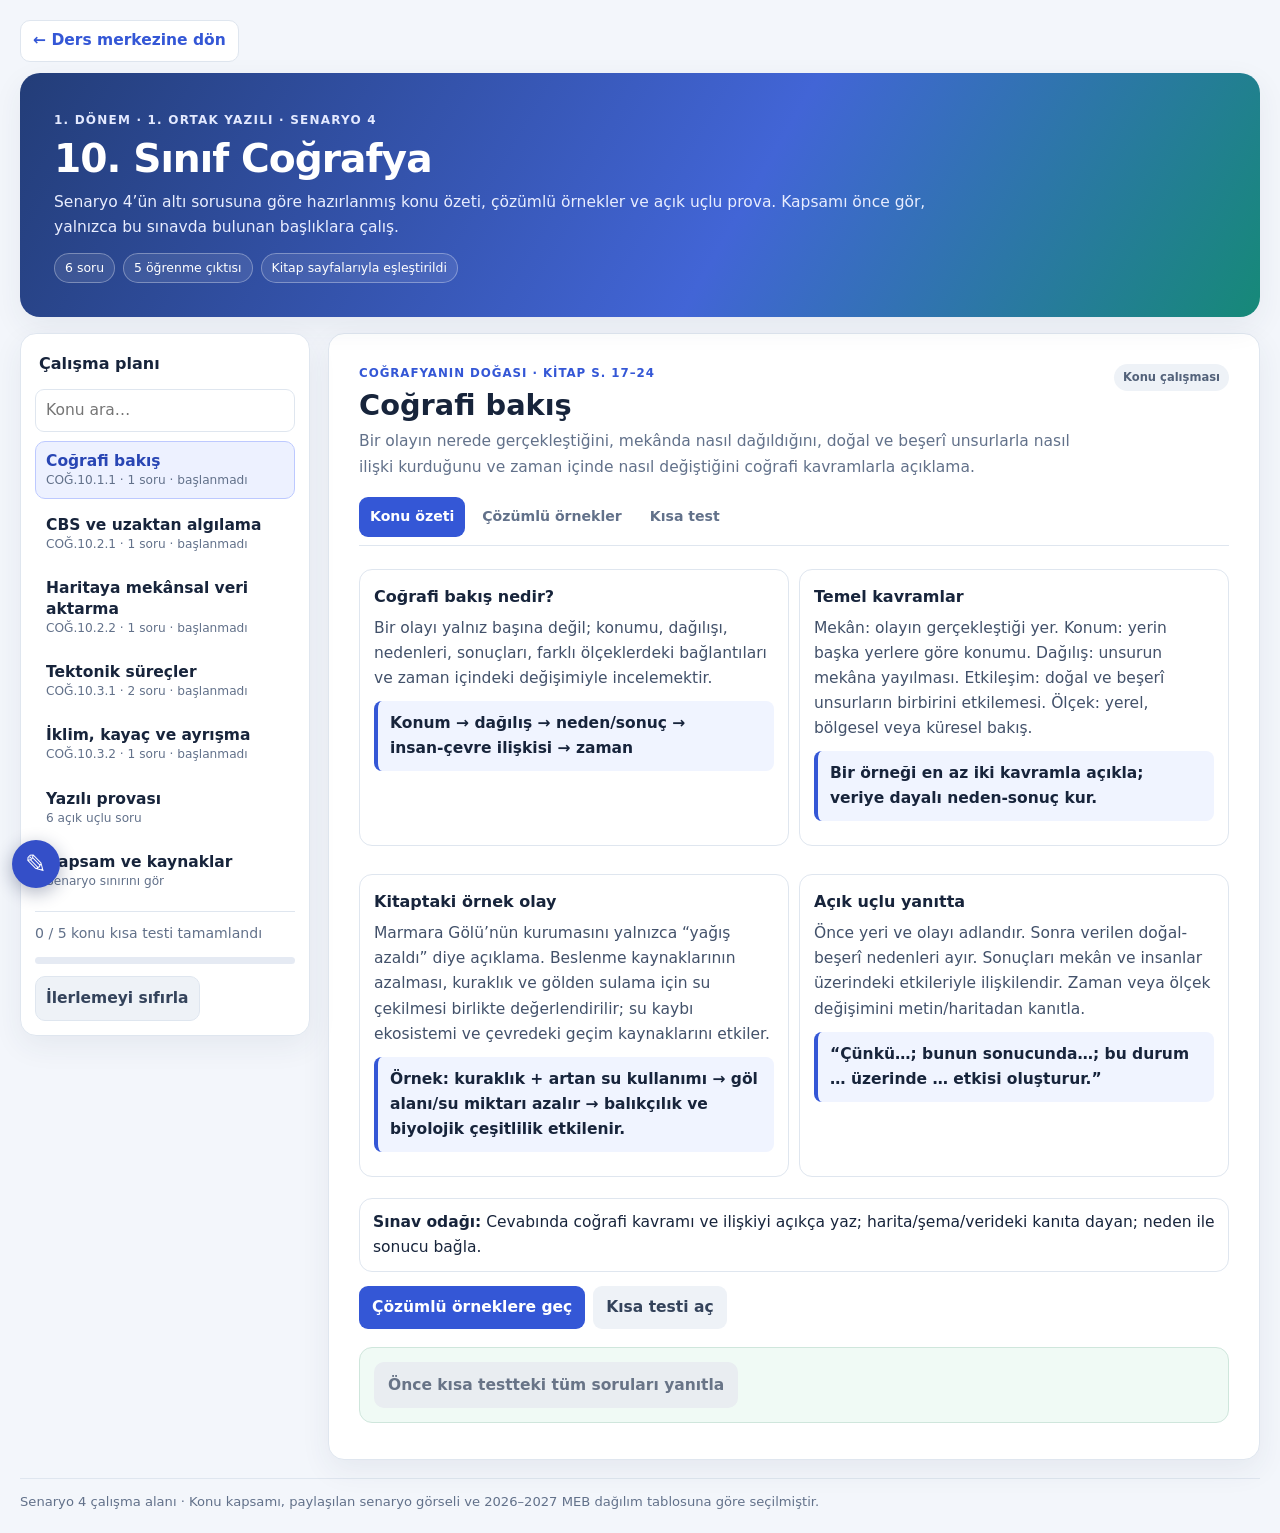
<file: outputs/10sinif_cografya_senaryo4_calisma_alani.html>
<!doctype html>
<html lang="tr">
<head>
<meta charset="utf-8">
<meta name="viewport" content="width=device-width,initial-scale=1">
<meta name="theme-color" content="#3457d6">
<title>10. Sınıf Coğrafya | 1. Dönem 1. Yazılı · Senaryo 4</title>
<link rel="stylesheet" href="lesson-ui.css">
<style>
:root{--bg:#f3f6fb;--paper:#fff;--ink:#17243b;--muted:#62718a;--line:#dfe6ef;--blue:#3457d6;--pale:#edf1ff;--teal:#087f73;--gold:#a96508;--shadow:0 10px 30px #25375a12}
*{box-sizing:border-box}body{margin:0;background:var(--bg);color:var(--ink);font:15.5px/1.62 system-ui,"Segoe UI",sans-serif}button,input{font:inherit}button{cursor:pointer}.wrap{max-width:1420px;margin:auto;padding:20px}.home{display:inline-flex;align-items:center;min-height:42px;margin:0 0 11px;padding:7px 12px;border:1px solid var(--line);border-radius:10px;background:white;color:var(--blue);text-decoration:none;font-weight:750}.hero{color:white;padding:24px 27px;border-radius:20px;background:linear-gradient(120deg,#263d78,#3457d6 58%,#43a3a0);box-shadow:var(--shadow)}.hero small{font-size:.75rem;text-transform:uppercase;letter-spacing:.1em;font-weight:800}.hero h1{font-size:clamp(1.45rem,3vw,2.1rem);line-height:1.2;margin:5px 0}.hero p{margin:8px 0 0;color:#e5ecff;max-width:930px}.meta{display:flex;gap:8px;flex-wrap:wrap;margin-top:13px}.meta span{border:1px solid #ffffff50;background:#ffffff18;border-radius:999px;padding:4px 10px;font-size:.78rem}.meter{height:7px;background:#e5eaf3;border-radius:9px;margin:12px 0}.meter span{height:100%;display:block;width:0;background:#0d927f;border-radius:9px;transition:.25s}.layout{display:grid;grid-template-columns:310px minmax(0,1fr);gap:17px;margin-top:16px}.side,.main{background:var(--paper);border:1px solid var(--line);border-radius:18px;box-shadow:var(--shadow)}.side{padding:14px;height:max-content;position:sticky;top:10px;max-height:calc(100vh - 24px);overflow:auto}.side h2{font-size:1rem;margin:3px 4px 9px}.search{width:100%;border:1px solid var(--line);border-radius:9px;padding:8px 10px;margin:3px 0 9px}.nav{display:grid;gap:6px}.nav button{border:1px solid transparent;background:#fff;color:var(--ink);text-align:left;border-radius:10px;padding:9px 10px;line-height:1.35}.nav button.active{background:var(--pale);border-color:#bdc9ff;color:#2946b4}.nav b,.nav small{display:block}.nav small{color:var(--muted);font-size:.76rem}.subnav{border-top:1px solid var(--line);padding-top:10px;margin-top:12px}.main{padding:clamp(16px,2.7vw,30px);min-height:720px}.head{display:flex;justify-content:space-between;gap:14px;align-items:flex-start}.head h2{font-size:clamp(1.25rem,2.5vw,1.8rem);line-height:1.25;margin:5px 0}.head p{margin:0;color:var(--muted);max-width:820px}.eyebrow{font-size:.74rem;text-transform:uppercase;letter-spacing:.08em;font-weight:800;color:#3457d6}.tag,.pill{display:inline-block;border-radius:999px;background:#eef2f7;color:#53627a;padding:4px 9px;font-size:.72rem;font-weight:750;white-space:nowrap}.tabs{display:flex;gap:6px;border-bottom:1px solid var(--line);padding-bottom:8px;margin:17px 0 14px;overflow:auto}.tabs button{border:0;background:transparent;border-radius:9px;padding:8px 11px;color:var(--muted);font-size:.88rem;font-weight:750;white-space:nowrap}.tabs button.active{background:var(--pale);color:#2946b4}.cols{display:grid;grid-template-columns:repeat(2,minmax(0,1fr));gap:10px}.card,.question,.example{border:1px solid var(--line);border-radius:13px;padding:14px;margin:9px 0;background:white}.card{background:#f9faff}.card h3,.question h3,.example h3{font-size:1rem;margin:0 0 6px}.card p{margin:5px 0}.formula{border-left:4px solid var(--blue);background:#f0f4ff;border-radius:8px;padding:10px 12px;margin:10px 0;font-weight:750;overflow-wrap:anywhere}.note{border-left:4px solid #e7a93d;background:#fff8e9;border-radius:9px;padding:11px 13px;margin:12px 0}.good{border-left-color:#169481;background:#edf9f6}.bad{border-left-color:#d66b78;background:#fff2f3}.mini{color:var(--muted);font-size:.88rem}.steps{padding-left:1.25rem}.steps li{margin:5px 0}.example summary{cursor:pointer;font-weight:800}.solution{padding-top:8px}.opts{display:grid;gap:6px}.opts button{border:1px solid var(--line);background:white;color:var(--ink);border-radius:9px;padding:8px 10px;text-align:left}.opts button:hover{border-color:#aebcff;background:#f8f9ff}.opts button.right{border-color:#74c5ac;background:#effaf6}.opts button.wrong{border-color:#e6a0a8;background:#fff3f4}.why{margin-top:8px;color:var(--muted);font-size:.9rem;display:none}.why.show{display:block}.actions{display:flex;gap:8px;flex-wrap:wrap;margin:14px 0}.action{border:0;background:#3457d6;color:white;border-radius:9px;padding:9px 13px;font-weight:750}.action.secondary{background:#eef2f7;color:#34435b}.score{font-weight:800;color:#17655d;margin:8px 0}.table{width:100%;border-collapse:collapse;margin:9px 0;font-size:.91rem}.table th,.table td{border:1px solid var(--line);padding:8px;text-align:left;vertical-align:top}.table th{background:#f2f5fb}.figure{border:1px solid var(--line);border-radius:14px;background:#fbfcff;padding:12px;margin:12px 0}.figure svg{display:block;width:100%;height:auto}.figure figcaption{font-size:.82rem;color:var(--muted);margin-top:6px}.answer{width:100%;min-height:84px;border:1px solid var(--line);border-radius:9px;padding:9px 10px;font:inherit;resize:vertical}.rubric{font-size:.85rem;color:var(--muted);margin-top:9px}.rubric button{border:1px solid var(--line);background:white;border-radius:8px;padding:6px 9px;margin:3px}.rubric button.selected{border-color:#80c6b1;background:#effaf6;color:#17655d}.sources{padding-left:1.2rem}.sources li{margin:7px 0}.sources a{color:#2946b4}.footer{margin-top:18px;color:var(--muted);font-size:.82rem;border-top:1px solid var(--line);padding-top:12px}.hidden{display:none!important}
@media(max-width:850px){.layout{grid-template-columns:1fr}.side{position:relative;top:0;max-height:none}.main{min-height:0}}@media(max-width:600px){.wrap{padding:10px}.hero{padding:19px}.cols{grid-template-columns:1fr}.table{display:block;max-width:100%;overflow-x:auto}.table th,.table td{padding:6px}.head{display:block}.nav{grid-template-columns:repeat(2,minmax(0,1fr))}.home,.nav button,.tabs button,.action{min-height:44px}}
</style>
</head>
<body>
<div class="wrap">
  <a class="home" href="index.html">← Ders merkezine dön</a>
  <header class="hero">
    <small>1. Dönem · 1. Ortak Yazılı · Senaryo 4</small>
    <h1>10. Sınıf Coğrafya</h1>
    <p>Senaryo 4’ün altı sorusuna göre hazırlanmış konu özeti, çözümlü örnekler ve açık uçlu prova. Kapsamı önce gör, yalnızca bu sınavda bulunan başlıklara çalış.</p>
    <div class="meta"><span>6 soru</span><span>5 öğrenme çıktısı</span><span>Kitap sayfalarıyla eşleştirildi</span></div>
  </header>
  <div class="layout">
    <aside class="side" aria-label="Ders konuları">
      <h2>Çalışma planı</h2>
      <input id="search" class="search" type="search" placeholder="Konu ara…" aria-label="Konularda ara">
      <nav class="nav" id="navigation"></nav>
      <div class="subnav" id="subnav"></div>
    </aside>
    <main class="main" id="main" aria-live="polite"></main>
  </div>
  <footer class="footer">Senaryo 4 çalışma alanı · Konu kapsamı, paylaşılan senaryo görseli ve 2026–2027 MEB dağılım tablosuna göre seçilmiştir.</footer>
</div>
<script>
const sections=[
 {id:'cografi-bakis',title:'Coğrafi bakış',short:'COĞ.10.1.1 · 1 soru',weight:'Coğrafyanın doğası · Kitap s. 17–24',desc:'Bir olayın nerede gerçekleştiğini, mekânda nasıl dağıldığını, doğal ve beşerî unsurlarla nasıl ilişki kurduğunu ve zaman içinde nasıl değiştiğini coğrafi kavramlarla açıklama.',cards:[['Coğrafi bakış nedir?','Bir olayı yalnız başına değil; konumu, dağılışı, nedenleri, sonuçları, farklı ölçeklerdeki bağlantıları ve zaman içindeki değişimiyle incelemektir.','Konum → dağılış → neden/sonuç → insan-çevre ilişkisi → zaman'],['Temel kavramlar','Mekân: olayın gerçekleştiği yer. Konum: yerin başka yerlere göre konumu. Dağılış: unsurun mekâna yayılması. Etkileşim: doğal ve beşerî unsurların birbirini etkilemesi. Ölçek: yerel, bölgesel veya küresel bakış.','Bir örneği en az iki kavramla açıkla; veriye dayalı neden-sonuç kur.'],['Kitaptaki örnek olay','Marmara Gölü’nün kurumasını yalnızca “yağış azaldı” diye açıklama. Beslenme kaynaklarının azalması, kuraklık ve gölden sulama için su çekilmesi birlikte değerlendirilir; su kaybı ekosistemi ve çevredeki geçim kaynaklarını etkiler.','Örnek: kuraklık + artan su kullanımı → göl alanı/su miktarı azalır → balıkçılık ve biyolojik çeşitlilik etkilenir.'],['Açık uçlu yanıtta','Önce yeri ve olayı adlandır. Sonra verilen doğal-beşerî nedenleri ayır. Sonuçları mekân ve insanlar üzerindeki etkileriyle ilişkilendir. Zaman veya ölçek değişimini metin/haritadan kanıtla.','“Çünkü…; bunun sonucunda…; bu durum … üzerinde … etkisi oluşturur.”'] ],examples:[['Örnek: Bir göl neden küçülüyor?','Gölün su alanı birkaç yılda küçülüyor; aynı dönemde kuraklık yaşanıyor ve sulama amaçlı su çekimi artıyor. Coğrafi bakışla olayın neden-sonuç ilişkisini kur.','Gölün konumu ve havzası incelenir. Kuraklık gölü besleyen akışı azaltırken sulama için su çekiminin artması çıkışı büyütür. Bu iki etken su bütçesini bozarak göl alanını küçültür; sonuçlar ekosistem ve yöre ekonomisinde görülür.'],['Örnek: Aynı olay, farklı ölçek','Kuruyan bir gölün etkilerini iki ölçekte yaz.','Yerel ölçekte balıkçılık, tarım ve canlı yaşamı etkilenir. Bölgesel ölçekte sulama, su yönetimi ve göç gibi bağlantılar gündeme gelebilir.'] ],quiz:[['Coğrafi bakışla göl kurumasını en iyi açıklayan yaklaşım hangisidir?',['Yalnız gölün adını ve yüzölçümünü ezberlemek','Konum, iklim, su kullanımı, zaman içindeki değişim ve etkileri birlikte incelemek','Sadece gölde yaşayan balık türlerini saymak'],1,'Coğrafi bakış mekânı, nedenleri, etkileşimleri ve değişimi birlikte ele alır.'],['Bir metin “kuraklık arttı, sulama suyu çekimi de yükseldi” diyorsa en uygun çıkarım hangisidir?',['Doğal ve beşerî etkenler birlikte su miktarını azaltabilir','İnsan faaliyetleri coğrafi olayları etkilemez','Zaman içindeki değişim önemsizdir'],0,'Veride doğal (kuraklık) ve beşerî (su çekimi) nedenler birlikte verilmiştir.']]},
 {id:'cbs-uzaktan',title:'CBS ve uzaktan algılama',short:'COĞ.10.2.1 · 1 soru',weight:'Mekânsal bilgi teknolojileri · Kitap s. 31–36',desc:'Örnek uygulamalarda CBS’nin mekânsal verileri bir araya getirip analiz etmesini, uzaktan algılamanın ise yeryüzüne temas etmeden veri toplamasını ayırt et.',cards:[['CBS (Coğrafi Bilgi Sistemleri)','Konum bilgili verileri toplama, saklama, katmanlar hâlinde birleştirme, sorgulama, analiz etme ve harita/rapor olarak sunma sistemidir. Harita, veri, bilgisayar-yazılım, yöntem ve kullanıcı bileşenleri birlikte çalışır.','Katmanları üst üste getir → sorgula/analiz et → karar için göster.'],['Uzaktan algılama','Uydular veya hava araçlarındaki algılayıcıların yeryüzünden yansıyan ya da yayılan enerjiyi ölçerek, yüzeye doğrudan temas etmeden bilgi toplamasıdır. Farklı tarihlerdeki görüntüler değişimi izlemeyi sağlar.','Uydu görüntüsü = gözlem/veri kaynağı; CBS = veriyi birleştirip analiz etme ortamı.'],['Uygulama alanları','Afet öncesinde risk ve toplanma alanı planlama; afet sırasında hasar ve erişim takibi; tarımda ürün/bitki örtüsü izleme; çevrede ormansızlaşma veya göl alanı değişimi; kentte ulaşım ve altyapı planlama.','Bir soruda teknoloji adını vermekle kalma: hangi veri, hangi işlem, hangi karar?'],['Sık karıştırılan nokta','Uzaktan algılama ve CBS aynı şey değildir. Uydu görüntüsü uzaktan algılamayla edinilir; görüntü, yol ve tesis katmanları CBS’de birleştirilip analiz edilebilir.','Uzaktan algılama veriyi gözler; CBS veriyi konuma göre düzenler ve çözümler.'] ],examples:[['Örnek: Sel sonrası yardım','Bir ilçede selden sonra hangi yerleşimlere yardım ekibinin önce ulaşacağını belirlemek için CBS ve uzaktan algılama nasıl kullanılır?','Uydu görüntülerinden su altında kalan alanlar belirlenir. CBS’de bu katman; yollar, köprüler, nüfus ve yardım merkezleriyle birleştirilir. Erişilebilirlik ve etkilenen nüfus analiz edilerek öncelikli güzergâhlar seçilir.'],['Örnek: Tarım izleme','Bir kurum tarlaların gelişimini sezon boyunca izlemek istiyor. Hangi teknoloji ne iş yapar?','Uydu veya hava aracı görüntüleri uzaktan algılamayla alınır. CBS bu görüntüleri tarla sınırları, ürün türü ve sulama bilgileriyle birleştirerek mekânsal karşılaştırma yapar.'] ],quiz:[['Uydu görüntüsünü farklı tarihler için karşılaştırıp orman kaybını haritalamak hangi açıklamayla doğrudur?',['Uzaktan algılama görüntü sağlar; CBS görüntüleri konumsal katmanlarla karşılaştırır','CBS yalnızca fotoğraf çeker; uzaktan algılama karar verir','İkisi de konum ve veri kullanmaz'],0,'Görüntü uzaktan algılama verisidir; CBS görüntüyü konumlu verilerle analiz eder.'],['CBS’de katmanların üst üste getirilmesinin temel yararı nedir?',['Konum ilişkilerini karşılaştırıp sorgulamak','Haritadaki bütün bilgileri silmek','Uyduya fiziksel olarak yaklaşmak'],0,'Farklı tematik katmanlar birlikte analiz edilerek mekânsal ilişkiler ortaya çıkar.']]},
 {id:'mekansal-veri',title:'Haritaya mekânsal veri aktarma',short:'COĞ.10.2.2 · 1 soru',weight:'Mekânsal bilgi teknolojileri · Kitap s. 37–45',desc:'Altlık harita üzerinde doğru konum ve uygun veri türüyle yeni coğrafi bilgi oluşturmayı; vektör verileri ve harita öğelerini kullanarak göster.',cards:[['Altlık harita ve katman','Altlık harita temel coğrafi referansı verir. Üzerine eklenen her katman belirli bir temayı (ör. yollar, nüfus, risk alanları) gösterir. Her işaretin bir konum bilgisi ve açıklayıcı öznitelikleri olabilir.','Konum + öznitelik + uygun sembol = okunabilir mekânsal veri.'],['Üç vektör veri türü','Nokta: tek konumlu varlık (kuyu, okul, deprem istasyonu). Çizgi: uzunluğu/yönü olan unsur (yol, akarsu, fay hattı). Alan/poligon: sınırı olan yüzey (ilçe, göl, orman, risk bölgesi).','Önce haritadaki varlığın geometrisini belirle: nokta mı, çizgi mi, alan mı?'],['Haritada doğru gösterim','Veriyi altlık haritada doğru konuma yerleştir; katmana anlamlı ad ver; türüne uygun işaret/renk seç; açıklama kutusu (lejant), ölçek ve kuzey gibi öğelerin okunmasını sağla.','Fay hattını nokta, gölü tek çizgi, okulu alan olarak göstermek çoğu durumda yanlıştır.'],['Öznitelik tablosu','Mekânsal nesneye ait ad, tür, tarih, ölçüm veya risk sınıfı gibi bilgileri saklar. Haritada nerede? sorusunu geometrik konum; ne/nasıl? sorularını öznitelikler yanıtlar.','Okul noktası: ad=Atatürk Ortaokulu; tür=eğitim; kapasite=…'] ],examples:[['Örnek: Mahalle afet haritası','Mahallede okul, ana yol, dere ve taşkın riski taşıyan bölgeyi altlık haritaya ekle. Her birini hangi geometriyle gösterirsin?','Okul nokta; ana yol ve dere çizgi; taşkın alanı poligon olarak gösterilir. Katmanlar ayrı tutulur, semboller/lejant açıklanır. Böylece okulun risk alanına ve yola göre konumu sorgulanabilir.'],['Örnek: “Nerede?” ve “Ne?”','Bir haritadaki kuyu noktalarıyla kuyuların derinlik ve kullanım bilgileri hangi veri bölümlerinde bulunur?','Kuyunun haritadaki konumu nokta geometrisinde; derinlik ve kullanım bilgisi öznitelik tablosunda bulunur.'] ],quiz:[['Bir akarsu, vektör veri modelinde genellikle nasıl gösterilir?',['Nokta','Çizgi','Poligon/alan'],1,'Akarsu uzunluğu ve güzergâhı olan bir unsurdur; çizgiyle gösterilir.'],['Bir ilçe sınırı içindeki orman alanlarını göstermek için uygun veri türü hangisidir?',['Nokta','Çizgi','Poligon/alan'],2,'Sınırlandırılmış yüzeyler alan/poligon verisidir.']]},
 {id:'tektonik',title:'Tektonik süreçler',short:'COĞ.10.3.1 · 2 soru',weight:'Doğal sistemler ve süreçler · Kitap s. 46–69',desc:'Levha tektoniğini iç kuvvetlerin temelinde açıklayıp yaklaşan, uzaklaşan ve yanal hareket eden levha sınırlarında oluşan süreçleri yorumla; Türkiye’nin tektonik konumunu ilişkilendir.',cards:[['Levhalar neden hareket eder?','Yer’in iç ısısıyla mantoda oluşan yavaş konveksiyon hareketleri, levhaların hareketine katkı sağlar. Litosfer parçaları astenosfer üzerinde hareket eder; levha sınırlarında gerilme, sıkışma veya yanal sürtünme oluşabilir.','İç ısı → manto hareketleri → levha hareketi → tektonik olaylar.'],['Üç temel levha sınırı','Uzaklaşan (diverjan): levhalar ayrılır; yeni okyanus tabanı, okyanus sırtı veya kıtasal rift gelişebilir. Yaklaşan (konverjan): levhalar çarpışır; dalma-batma, hendek, volkanik yay veya kıvrım dağları oluşabilir. Dönüşüm (transform): levhalar yanal kayar; fay ve deprem riski artar.','Hareket yönü → sınır türü → beklenen oluşum/olay.'],['Orojenez, volkanizma, deprem','Orojenez, levhaların yakınlaşması ve sıkışmasıyla dağ oluşumudur. Magmanın yüzeye çıkması volkanizmadır. Faylarda biriken gerilimin ani boşalması deprem üretir. Aynı bölgede birden fazla tektonik süreç görülebilir.','Dağ sıraları = yakınlaşma/sıkışma; ayrılma = rift/sırt; yanal kayma = fay/depremler.'],['Türkiye’nin tektonik çerçevesi','Türkiye, Avrasya, Afrika ve Arabistan levhalarının etkileşim alanındadır. Afrika ve Arabistan levhalarının kuzeye doğru hareketi Anadolu’da sıkışma ve yükselmeye; Anadolu Levhası’nın batıya hareketi ise önemli fay sistemlerine ve deprem etkinliğine katkı verir.','Kuzey Anadolu ve Doğu Anadolu fay sistemleri ile Ege’deki genişleme kitabın harita ve metinleriyle ilişkilendir.'] ],examples:[['Örnek: Sınır türünü çıkar','İki levha birbirinden uzaklaşıyor; arada magma yükselmesi ve yeni okyanus tabanı oluşuyor. Sınırı adlandır ve oluşumu açıkla.','Bu, uzaklaşan (diverjan) levha sınırıdır. Levhalar ayrıldıkça manto malzemesi yükselip soğur; yeni okyanusal kabuk oluşabilir.'],['Örnek: Türkiye’de deprem etkinliği','Türkiye’deki deprem etkinliğini levha hareketleriyle ilişkilendir.','Türkiye, Avrasya, Afrika ve Arabistan levhalarının etkileştiği kuşaktadır. Yaklaşma ve sıkışma Anadolu’da fay sistemlerini oluşturup etkin tutar; faylarda biriken gerilimin ani boşalması deprem meydana getirir.'],['Şematik levha sınırları','Hareket oklarının yönünü ve sınır türünü görselden okuyup oluşumla eşleştir.','Ayrılma → rift/okyanus sırtı; yaklaşma → dalma-batma veya dağ oluşumu; yanal kayma → doğrultu atımlı fay ve deprem.'] ],quiz:[['İki levha birbirine paralel biçimde ters yönlerde yanal kayıyorsa hangi süreç beklenir?',['Okyanus tabanı yayılması','Transform fay boyunca gerilme ve deprem','Kıvrım dağlarının tek sonucu olarak volkanizma'],1,'Yanal kayma transform sınırın özelliğidir; fay boyunca gerilim birikip deprem oluşturabilir.'],['Türkiye’de fay ve deprem etkinliğinin temel tektonik açıklaması hangisidir?',['Levha sınırlarından uzakta ve levhalar hareketsizdir','Avrasya, Afrika ve Arabistan levhalarının etkileşimi Anadolu’da sıkışma ve faylanma oluşturur','Yalnızca günlük hava sıcaklığı farkları fayları oluşturur'],1,'Türkiye farklı levhaların etkileşim kuşağındadır; hareket ve sıkışma fay sistemleriyle ilişkilidir.']]},
 {id:'ayrisma',title:'İklim, kayaç ve ayrışma',short:'COĞ.10.3.2 · 1 soru',weight:'Doğal sistemler ve süreçler · Kitap s. 70–76',desc:'Fiziksel ayrışma ile kimyasal çözünmeyi ayırt et; sıcaklık, yağış, donma ve kayaç özelliklerinin süreçlerin türü ve hızı üzerindeki etkisini açıkla.',cards:[['Fiziksel ayrışma','Kayaç kimyasal yapısı değişmeden parçalanır. Günlük/yıllık sıcaklık farklarıyla genleşme-büzülme, çatlaklardaki suyun donup genişlemesi, tuz kristallerinin büyümesi ve üzerindeki yükün kalkması etkili olabilir.','Soğuk-kurak ya da sıcaklık farkı yüksek koşullarda fiziksel parçalanma öne çıkabilir.'],['Kimyasal çözünme','Kayaç minerallerinin su ve çözünmüş maddelerle kimyasal değişime uğramasıdır. Su ve sıcaklık arttıkça çoğu kimyasal tepkime hızlanır; sıcak ve nemli iklimlerde çözünme genellikle daha etkilidir.','Yağış + sıcaklık + çözünebilen mineral → kimyasal çözünme olasılığı/hızı artar.'],['Kayaç özellikleri','Mineral bileşimi, çözünürlük, kristal yapısı, çatlak ve gözenekler dayanımı belirler. Kireç taşı asitli suda daha kolay çözünür. Granit gibi iri kristalli derinlik magmatikleri genel olarak ayrışmaya daha dirençlidir; çatlaklı kayaçta suyun etkisi artar.','Aynı iklimde farklı kayaçlar aynı hızda ayrışmayabilir.'],['Sınavda ilişki kur','Soruda iklim verisi ve kayaç türü verilirse ikisini birlikte kullan: su ve sıcaklık, mineralin çözünürlüğü ve kayaçtaki çatlaklar süreç üzerinde etkilidir. Sonucu “fiziksel/kimyasal” diye adlandırıp gerekçelendir.','İklim → süreç türü ve hızı; kayaç → direnç/çözünürlük; birlikte → ayrışma sonucu.'] ],examples:[['Örnek: İki iklimi karşılaştır','Kireç taşı aynı özellikte iki alanda bulunuyor. A alanı sıcak ve yağışlı, B alanı soğuk ve kurak. Hangi ayrışma türü A’da daha etkilidir, neden?','A’da kimyasal çözünme genellikle daha etkilidir; su ve sıcaklık, kireç taşının çözünme tepkimelerini destekler. B’de donma-çözülme veya sıcaklık farkına bağlı fiziksel parçalanma öne çıkabilir.'],['Örnek: Don çatlaması mı çözünme mi?','Çatlağa sızan su donuyor, hacmi artıyor ve kaya parçası kopuyor. Süreci sınıflandır.','Fiziksel ayrışmadır. Kayaç kimyasal olarak değişmeden, suyun donarken genişlemesiyle mekanik biçimde parçalanır.'],['Örnek: Kayaç dayanımı','Kireç taşı ile granit aynı nemli ortamda. Hangisi kimyasal çözünmeye daha yatkın olabilir?','Genel olarak kireç taşı, özellikle hafif asitli suda daha kolay çözünür. Granit çoğu koşulda daha dirençlidir; ancak iklim, mineral içeriği ve çatlaklar sonucu değiştirebilir.'] ],quiz:[['Sıcak ve yağışlı iklimde kimyasal çözünmenin artmasını en iyi hangi etkenler açıklar?',['Su ve sıcaklığın kimyasal tepkimeleri desteklemesi','Güneş ışığının her kayacı aynı ölçüde eritmesi','Rüzgârın kayaç mineralini değiştirmeden taşıması'],0,'Su ve sıcaklık kimyasal ayrışmayı çoğunlukla hızlandırır; kayaç bileşimi de önemlidir.'],['Donan suyun genleşerek kayaçta çatlak büyütmesi hangi süreçtir?',['Kimyasal çözünme','Fiziksel ayrışma','Birikme'],1,'Minerallerin kimyası değişmeden mekanik parçalanma olur.']]}
];
const KEY='cografyaScenario4Done2026';let done=readDone(),active=sections[0].id,mode='lesson';
function readDone(){try{return JSON.parse(localStorage.getItem(KEY)||'[]')}catch{return []}}
function saveDone(){try{localStorage.setItem(KEY,JSON.stringify(done))}catch{}}
function esc(s){return String(s).replace(/[&<>"']/g,c=>({'&':'&amp;','<':'&lt;','>':'&gt;','"':'&quot;',"'":'&#39;'}[c]))}
function nav(){document.getElementById('navigation').innerHTML=sections.map(s=>`<button class="${active===s.id?'active':''}" onclick="openSection('${s.id}')"><b>${esc(s.title)}</b><small>${esc(s.short)} · ${done.includes(s.id)?'tamamlandı':'başlanmadı'}</small></button>`).join('')+`<button class="${active==='exam'?'active':''}" onclick="openExam()"><b>Yazılı provası</b><small>6 açık uçlu soru</small></button><button class="${active==='sources'?'active':''}" onclick="showSources()"><b>Kapsam ve kaynaklar</b><small>Senaryo sınırını gör</small></button>`;document.getElementById('subnav').innerHTML=`<div class="mini">${done.length} / ${sections.length} konu kısa testi tamamlandı</div><div class="meter"><span style="width:${done.length/sections.length*100}%"></span></div><button class="action secondary" onclick="resetProgress()">İlerlemeyi sıfırla</button>`}
function openSection(id){active=id;mode='lesson';nav();render()}
function openExam(){active='exam';nav();examHtml()}
function showSources(){active='sources';nav();sourcesHtml()}
function setMode(m){mode=m;render()}
function render(){const s=sections.find(x=>x.id===active);if(!s)return;document.getElementById('main').innerHTML=`<div class="head"><div><div class="eyebrow">${esc(s.weight)}</div><h2>${esc(s.title)}</h2><p>${esc(s.desc)}</p></div><span class="tag">${done.includes(s.id)?'Tamamlandı':'Konu çalışması'}</span></div><div class="tabs"><button class="${mode==='lesson'?'active':''}" onclick="setMode('lesson')">Konu özeti</button><button class="${mode==='examples'?'active':''}" onclick="setMode('examples')">Çözümlü örnekler</button><button class="${mode==='quiz'?'active':''}" onclick="setMode('quiz')">Kısa test</button></div>${mode==='lesson'?lessonHtml(s):mode==='examples'?examplesHtml(s):quizHtml(s.quiz,s.id)}`}
function lessonHtml(s){return `<div class="cols">${s.cards.map(c=>`<section class="card"><h3>${esc(c[0])}</h3><p>${esc(c[1])}</p><div class="formula">${esc(c[2])}</div></section>`).join('')}</div><div class="note good"><b>Sınav odağı:</b> Cevabında coğrafi kavramı ve ilişkiyi açıkça yaz; harita/şema/verideki kanıta dayan; neden ile sonucu bağla.</div><div class="actions"><button class="action" onclick="setMode('examples')">Çözümlü örneklere geç</button><button class="action secondary" onclick="setMode('quiz')">Kısa testi aç</button></div>`}
function examplesHtml(s){return s.examples.map((e,i)=>`<details class="example" ${i===0?'open':''}><summary>${esc(e[0])}</summary><div class="solution"><p>${esc(e[1])}</p><div class="formula">${esc(e[2])}</div></div></details>`).join('')+`<div class="actions"><button class="action" onclick="setMode('quiz')">Bu konudan kendini dene</button></div>`}
function quizHtml(qs,id){return `<div class="note">Soruyu önce kendin yanıtla, sonra seçimini kontrol et. Her soru yanıtlandığında konu tamamlandı işareti açılır.</div><div id="score" class="score"></div>${qs.map((q,i)=>`<section class="question" data-q="${id}-${i}"><h3>${i+1}. ${esc(q[0])}</h3><div class="opts">${q[1].map((o,j)=>`<button onclick="answer(this,${j},${q[2]})">${String.fromCharCode(65+j)}. ${esc(o)}</button>`).join('')}</div><div class="why">${esc(q[3])}</div></section>`).join('')}<div class="actions"><button class="action secondary" onclick="resetQuiz()">Yanıtları temizle</button></div>`}
function answer(btn,pick,key){const box=btn.closest('.question');if(box.dataset.answered)return;box.dataset.answered='1';box.dataset.correct=String(pick===key);const opts=box.querySelectorAll('.opts button');opts[key].classList.add('right');if(pick!==key)btn.classList.add('wrong');box.querySelector('.why').classList.add('show');const all=[...document.querySelectorAll('.question')],n=all.filter(x=>x.dataset.answered).length,correct=all.filter(x=>x.dataset.correct==='true').length;document.getElementById('score').textContent=`Yanıtlanan: ${n}/${all.length} · Doğru: ${correct}`}
function resetQuiz(){document.querySelectorAll('.question').forEach(q=>{delete q.dataset.answered;delete q.dataset.correct;q.querySelectorAll('button').forEach(b=>b.classList.remove('right','wrong'));q.querySelector('.why').classList.remove('show')});const e=document.getElementById('score');if(e)e.textContent=''}
const exam=[
 ['Coğrafi bakış · 1','Bir gölün alanı küçülürken bölgede kuraklık yaşanmış ve sulama için gölden çekilen su artmıştır. Olayı iki neden ve iki sonuç ilişkisiyle açıklayınız.','Kuraklık gölü besleyen suları azaltır; sulama için fazla su çekilmesi gölden çıkan suyu artırır. İkisi birlikte gölün su alanını küçültür. Bu değişim su ekosistemini, biyolojik çeşitliliği ve balıkçılık/tarım gibi geçim faaliyetlerini etkileyebilir.'],
 ['CBS ve uzaktan algılama · 1','Bir belediye, selden sonra su altında kalan mahalleleri ve yardım ekiplerinin ulaşabileceği yolları belirleyecektir. Uzaktan algılama ve CBS’nin katkısını açıklayınız.','Uydu görüntüleriyle su altında kalan alanlar belirlenebilir (uzaktan algılama). Bu görüntü katmanı yollar, köprüler, yerleşimler ve yardım merkezleriyle CBS’de birleştirilip analiz edilir; erişilebilir güzergâhlar ve öncelikli bölgeler seçilir.'],
 ['Mekânsal veriyi haritaya aktarma · 1','Bir altlık haritada okul, ana yol ve taşkın riski taşıyan bölge gösterilecektir. Her birini nokta, çizgi veya poligon olarak sınıflandırınız; haritanın okunması için bir öğe belirtiniz.','Okul: nokta; ana yol: çizgi; taşkın riski taşıyan alan: poligon. Lejant/sembol açıklaması, katman adları, ölçek veya kuzey oku harita öğesi olarak eklenebilir.'],
 ['Tektonik süreçler · 1','Birbirinden uzaklaşan levhalarda hangi sınır türü görülür? Bu hareket okyanus tabanında ve kıtada hangi oluşumlarla ilişkilidir?','Uzaklaşan (diverjan) sınırdır. Okyanus tabanında magma yükselip yeni kabuk oluşturarak okyanus sırtları; kıtasal kabukta gerilme ve çökme ile rift vadileri oluşabilir.'],
 ['Tektonik süreçler · 2','Türkiye’nin deprem etkinliğini Avrasya, Afrika ve Arabistan levhalarının hareketleriyle ilişkilendiriniz.','Türkiye bu levhaların etkileşim kuşağında bulunur. Afrika ve Arabistan levhalarının kuzeye hareketi Anadolu’da sıkışma, yükselme ve faylanmayı etkiler; Anadolu’nun batıya hareketi de büyük fay sistemleri boyunca gerilim oluşturabilir. Faylardaki ani enerji boşalması deprem üretir.'],
 ['İklim-kayaç-ayrışma · 1','Kireç taşının bulunduğu sıcak ve yağışlı bir yerde kimyasal çözünmenin, soğuk ve don olaylarının sık olduğu bir yerde fiziksel ayrışmanın öne çıkmasını açıklayınız.','Sıcak ve yağışlı koşullarda su ve sıcaklık kimyasal çözünmeyi destekler; kireç taşı çözünebilen bir kayaçtır. Soğuk yerde çatlaklara giren su donup genişleyerek kayaç kimyasını değiştirmeden parçalayabilir; bu fiziksel ayrışmadır.']
];
function examHtml(){document.getElementById('main').innerHTML=`<div class="head"><div><div class="eyebrow">Senaryo 4 · 6 açık uçlu soru</div><h2>Yazılı provası</h2><p>Yanıtlarını önce kendin yaz; sonra örnek cevapları açıp anahtar kavramları kontrol et.</p></div><span class="tag">1 + 1 + 1 + 2 + 1</span></div><div class="note">Dağılım, senaryo görselindeki soru sayılarına göre bire bir eşleştirildi. Açık uçlu sorularda kavramı doğru adlandır, gerekçe göster ve neden-sonuç ilişkisini tamamla.</div>${exam.map((q,i)=>`<section class="question"><h3>${i+1}. ${esc(q[0])}</h3><p>${esc(q[1])}</p><textarea class="answer" placeholder="Yanıtını gerekçesiyle yaz…" aria-label="${i+1}. soru yanıtı"></textarea><details class="example"><summary>Örnek yanıtı göster</summary><div class="solution"><p>${esc(q[2])}</p></div></details><div class="rubric">Kendini değerlendir: <button onclick="selfMark(this,'yes')">Anahtar noktaları yazdım</button><button onclick="selfMark(this,'review')">Tekrar çalışacağım</button></div></section>`).join('')}<div class="note good">Prova dağılımı: 1 coğrafi bakış · 1 CBS/uzaktan algılama · 1 mekânsal veri · 2 tektonik süreç · 1 iklim ve kayaç ayrışması.</div>`}
function selfMark(btn){btn.parentElement.querySelectorAll('button').forEach(b=>b.classList.remove('selected'));btn.classList.add('selected')}
function sourcesHtml(){document.getElementById('main').innerHTML=`<div class="head"><div><div class="eyebrow">Senaryo kapsamı ve çalışma kaynakları</div><h2>Ne çalışılacak, ne kapsam dışında?</h2><p>Senaryo görseli temel alınarak 2026–2027 resmî konu-soru dağılım tablosuyla eşleştirildi. İnternetteki daha yeni sınav hazırlık içerikleri kavram tazelemek için kullanıldı; kapsamı değiştirmiyor.</p></div><span class="tag">Toplam 6 soru</span></div><section class="card"><h3>Senaryo 4 dağılımı</h3><table class="table"><thead><tr><th>Öğrenme çıktısı</th><th>Soru</th><th>Kitaptaki çalışma bölümü</th></tr></thead><tbody><tr><td>COĞ.10.1.1 · Coğrafi bakış</td><td><b>1</b></td><td>s. 17–24 (özellikle s. 17–22)</td></tr><tr><td>COĞ.10.2.1 · CBS ve uzaktan algılama uygulamaları</td><td><b>1</b></td><td>s. 31–36</td></tr><tr><td>COĞ.10.2.2 · Mekânsal verileri haritaya aktarma</td><td><b>1</b></td><td>s. 37–45</td></tr><tr><td>COĞ.10.3.1 · Tektonik süreçler</td><td><b>2</b></td><td>s. 46–69 (levha hareketleri, Türkiye’nin tektonik yapısı, deprem/volkanizma)</td></tr><tr><td>COĞ.10.3.2 · İklim, kayaç ve ayrışma</td><td><b>1</b></td><td>s. 70–76</td></tr><tr><th>Toplam</th><th>6</th><th>Yalnız Senaryo 4</th></tr></tbody></table></section><div class="cols"><section class="card"><h3>Bu sınav için çalışma</h3><ol class="steps"><li>Coğrafi bakış: konum, dağılış, doğal-beşerî etken, neden-sonuç ve zaman içindeki değişim.</li><li>CBS ile uzaktan algılamayı ayırt et; afet, tarım, çevre ve kent planlama uygulamalarını örnekle.</li><li>Nokta-çizgi-poligon veri türlerini; katman, altlık harita ve öznitelik tablosunu kullan.</li><li>Üç levha sınırını, hareket yönünü ve başlıca oluşumları karşılaştır; Türkiye’nin levha/fay konumunu açıkla.</li><li>Fiziksel ayrışma-kimyasal çözünme farkını ve iklim-kayaç özelliklerinin etkisini gerekçelendir.</li></ol></section><section class="card"><h3>Bu senaryoda çalışılmayacaklar</h3><p><b>COĞ.10.3.3:</b> Aşınım-birikim süreçlerinin oluşturduğu yer şekilleri.</p><p><b>COĞ.10.3.4:</b> Yer şekillerini gözlem/saha çalışmasıyla araştırma.</p><p><b>COĞ.10.3.5:</b> Yer şekilleri ile beşerî faaliyetlerin etkileşimi.</p><p class="mini">Görselde bu satırların Senaryo 4 sütunu boş. Kitabın sonraki sayfalarında yer almaları bu sınavın kapsamına girdikleri anlamına gelmiyor.</p></section></div><section class="card"><h3>Kaynaklar</h3><ul class="sources"><li><b>Birincil kaynak:</b> Paylaşılan 10. sınıf Coğrafya ders kitabı; ilgili sayfalar yukarıdaki tabloda belirtilmiştir.</li><li><a href="https://odsgm.meb.gov.tr/www/1donem-konu-soru-dagilim-tablolari-2026-2027/icerik/1724" target="_blank" rel="noopener">MEB ÖDSGM · 2026–2027 1. dönem konu-soru dağılım tabloları</a> — Senaryo 4’ün öğrenme çıktılarını ve 1+1+1+2+1 soru dağılımını doğrulamak için.</li><li><a href="https://tymm.meb.gov.tr/ogretim-programlari/cografya-dersi/12" target="_blank" rel="noopener">Türkiye Yüzyılı Maarif Modeli · 10. sınıf Coğrafya programı</a> — Güncel öğrenme çıktıları ve program çerçevesi.</li><li><a href="https://tymm.meb.gov.tr/ders-kitaplari/ortaogretim" target="_blank" rel="noopener">MEB · Ortaöğretim ders kitapları</a> — Güncel kitap ve etkileşimli kitap portalı.</li><li><a href="https://www.derslig.com/blog/10-sinif-cografya-1-donem-1-yazili-hazirligi" target="_blank" rel="noopener">Derslig · 10. sınıf Coğrafya yazılı hazırlığı</a> — Ek tekrar kaynağı; resmî kapsam için MEB tablosu esas alınır.</li></ul><p class="mini">Bu alan Senaryo 4’e göre hazırlanmıştır. Okulun belirlediği senaryo farklıysa o senaryonun kapsamı esas alınmalıdır.</p></section>`}
function resetProgress(){if(!confirm('Coğrafya konu ilerlemesini sıfırlayayım mı?'))return;done=[];saveDone();nav();if(active!=='exam'&&active!=='sources')render()}
function filterNav(){const q=document.getElementById('search').value.toLocaleLowerCase('tr');document.querySelectorAll('#navigation button').forEach(b=>b.classList.toggle('hidden',!b.innerText.toLocaleLowerCase('tr').includes(q)))}
document.getElementById('search').addEventListener('input',filterNav);nav();render();
</script>
<script src="progress.js"></script><script src="annotation.js"></script>
</body>
</html>
</file>
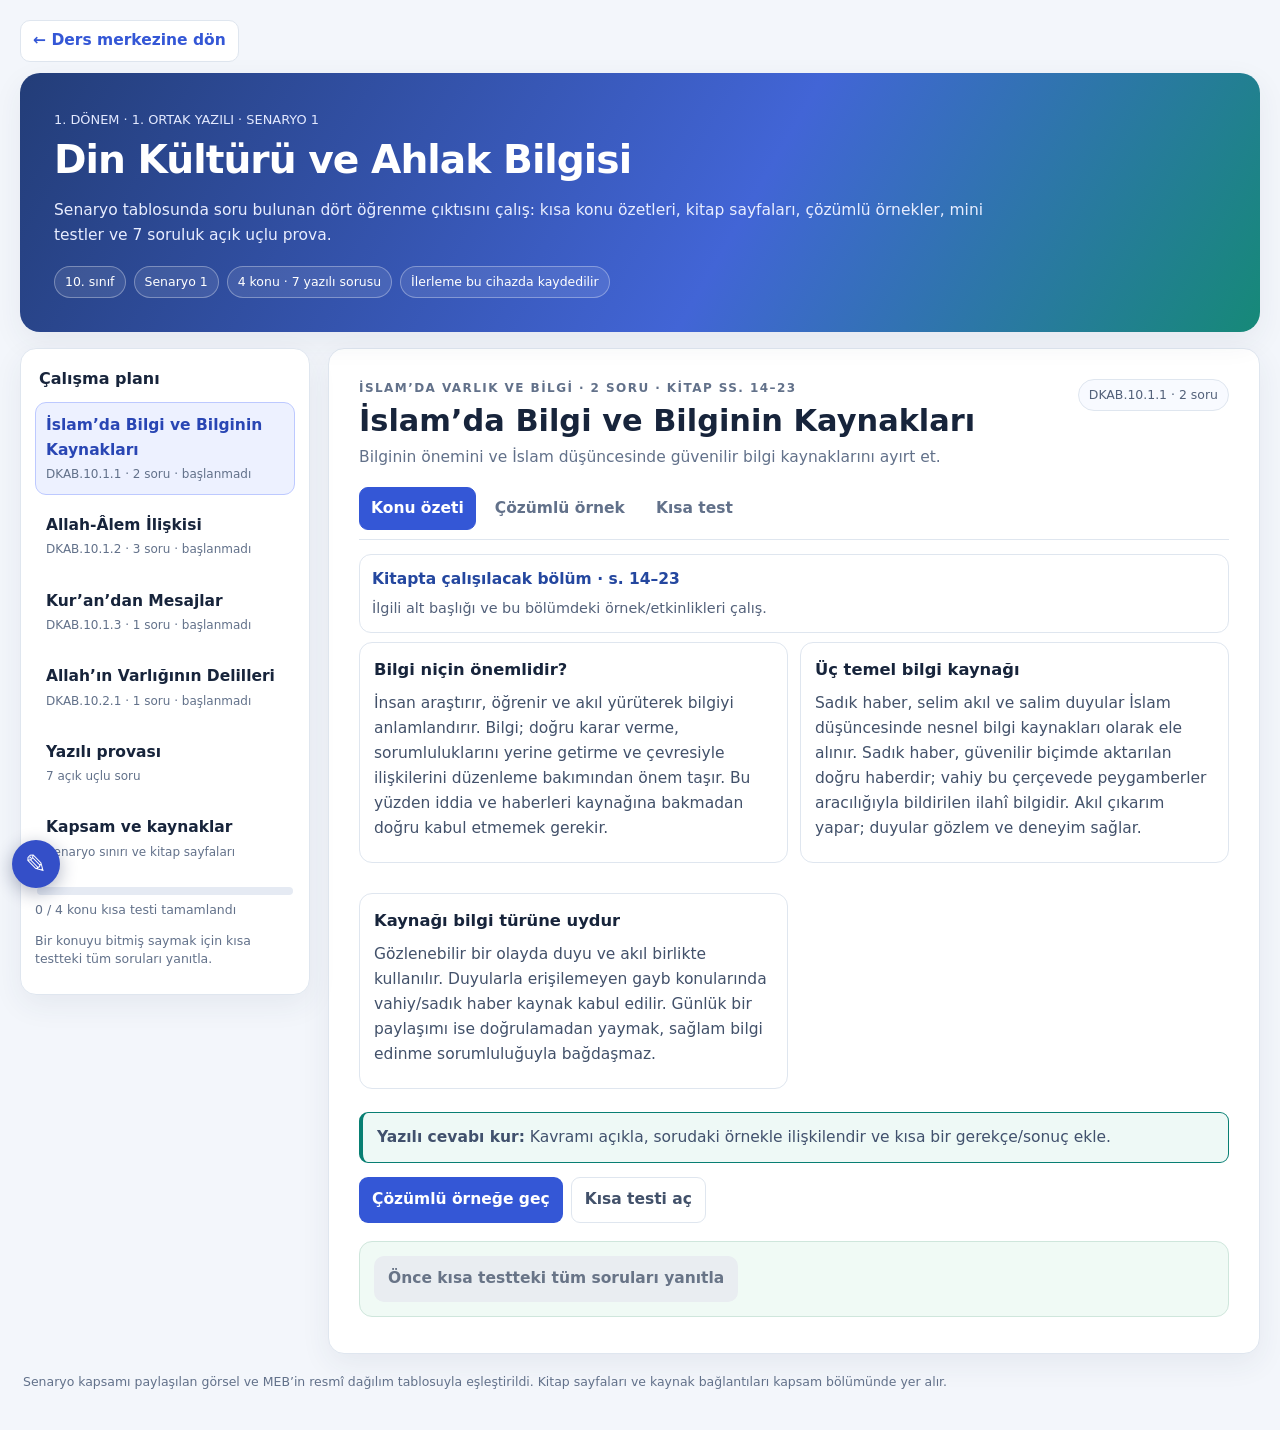
<file: outputs/10sinif_din_kulturu_senaryo1_calisma_alani.html>
<!doctype html>
<html lang="tr">
<head>
  <meta charset="utf-8">
  <meta name="viewport" content="width=device-width, initial-scale=1">
  <meta name="theme-color" content="#233d78">
  <title>Din Kültürü · Senaryo 1 | 10. Sınıf Sınav Hazırlığı</title>
  <link rel="stylesheet" href="lesson-ui.css">
  <style>
    .layout{display:grid;grid-template-columns:285px minmax(0,1fr);gap:16px;margin-top:17px;align-items:start}
    .side,.main{min-width:0;background:var(--paper);border:1px solid var(--line);border-radius:18px;box-shadow:var(--shadow)}
    .side{padding:14px;position:sticky;top:10px;height:max-content}.side h2{font-size:1rem;margin:3px 4px 10px}
    .nav{display:grid;gap:7px}.nav button{min-width:0;border:1px solid transparent;background:#fff;text-align:left;border-radius:11px;padding:10px;color:var(--ink)}.nav button.active{background:var(--pale);border-color:#c4d1ff;color:#2949b5}.nav b,.nav small{display:block}.nav small{font-size:.75rem;color:var(--muted);margin-top:2px}
    .meter{height:8px;background:#e8ecf2;border-radius:10px;margin:14px 2px 6px;overflow:hidden}.meter span{display:block;height:100%;background:var(--teal);width:0;transition:width .2s}.mini{color:var(--muted);font-size:.78rem}
    .main{padding:clamp(16px,3vw,30px);min-width:0}.heading{display:flex;justify-content:space-between;align-items:flex-start;gap:15px}.heading h2{font-size:clamp(1.3rem,2.7vw,1.9rem);line-height:1.2;margin:5px 0}.heading p{margin:0;color:var(--muted);max-width:850px}.eyebrow{color:var(--blue);font-size:.75rem;text-transform:uppercase;letter-spacing:.12em;font-weight:850}.tag{border:1px solid var(--line);background:#f8faff;border-radius:99px;padding:5px 10px;white-space:nowrap;font-size:.78rem;color:#53617a}
    .grid2{display:grid;grid-template-columns:repeat(2,minmax(0,1fr));gap:12px}.card{border:1px solid var(--line);border-radius:14px;padding:16px;background:#fff}.card h3{font-size:1.02rem;margin:0 0 7px}.card p{margin:7px 0;color:#42516a}
    .pills{display:flex;gap:8px;flex-wrap:wrap;margin-top:17px}.pill{border:1px solid #ffffff45;background:#ffffff12;border-radius:99px;padding:5px 10px;font-size:.78rem}.note{padding:12px 14px!important;background:#f1f6ff!important;border-left:4px solid var(--blue)!important;border-radius:9px!important;margin:14px 0!important;color:#41516d}.note.good{background:#eef9f6!important;border-color:var(--teal)!important}.note.warn{background:#fff8ec!important;border-color:#d69b36!important}
    .page-list{display:grid;grid-template-columns:repeat(2,minmax(0,1fr));gap:12px}.scope-table{width:100%;border-collapse:collapse;margin:12px 0;font-size:.9rem}.scope-table th,.scope-table td{padding:9px;border-bottom:1px solid var(--line);text-align:left;vertical-align:top}.scope-table th{background:#f6f8fc;font-weight:750}.page-item{padding:12px;border:1px solid var(--line);border-radius:12px;background:#fff}.page-item b{display:block;color:#24479f}.page-item p{margin:5px 0 0;color:#53617a;font-size:.9rem}.section-title{margin:18px 0 8px}.out{font-weight:800;color:#354eb9}.sources-list{font-size:.9rem;padding-left:20px}.sources-list li{margin:.55rem 0}.mini{line-height:1.45}
    .exam-q,.question{padding:15px;margin:11px 0;border:1px solid var(--line);border-radius:13px;background:#fff}.exam-q h3,.question h3{font-size:.98rem;line-height:1.5;margin:0 0 9px}.exam-q textarea{width:100%;min-height:82px;resize:vertical;padding:10px;border:1px solid #d5dfeb;border-radius:9px;line-height:1.5;font:inherit}.exam-q details{margin-top:9px}.exam-q summary{cursor:pointer;padding:9px 0;font-weight:750;color:#314a9d}.exam-q .answer{padding:10px 12px;background:#f7f8fc;border-radius:10px;margin-top:8px}.opts{display:grid;gap:7px}.opts button{padding:9px 11px;border:1px solid var(--line);border-radius:9px;background:#fff;color:#34435a;text-align:left}.opts button:hover{background:#f8faff;border-color:#b9c7ec}.question .why{display:none;margin-top:9px;color:#42516a}.question .why.show{display:block}.question .opts button.right{border-color:#16845e;background:#ecf8f1}.question .opts button.wrong{border-color:#c94848;background:#fff0ef}
    .tabs button{min-height:40px}.actions{display:flex;gap:8px;flex-wrap:wrap;margin-top:13px}.action{border:0;background:var(--blue);color:#fff;font-weight:750;border-radius:9px;padding:9px 13px}.action.secondary{border:1px solid var(--line);background:#fff;color:#42516a}.footer{margin:18px 3px;color:var(--muted);font-size:.78rem}
    @media(max-width:850px){.layout{grid-template-columns:minmax(0,1fr)}.side{position:static}.nav{grid-template-columns:repeat(2,minmax(0,1fr))}.grid2,.page-list{grid-template-columns:1fr}.heading{display:block}}
    @media(max-width:560px){.wrap{padding:12px}.nav{grid-template-columns:1fr 1fr}.heading{display:block}.tag{display:inline-block;margin-top:8px}.scope-table{min-width:680px}}
  </style>
</head>
<body>
  <div class="wrap">
    <a class="home" href="index.html">← Ders merkezine dön</a>
    <header class="hero">
      <small>1. DÖNEM · 1. ORTAK YAZILI · SENARYO 1</small>
      <h1>Din Kültürü ve Ahlak Bilgisi</h1>
      <p>Senaryo tablosunda soru bulunan dört öğrenme çıktısını çalış: kısa konu özetleri, kitap sayfaları, çözümlü örnekler, mini testler ve 7 soruluk açık uçlu prova.</p>
      <div class="pills"><span class="pill">10. sınıf</span><span class="pill">Senaryo 1</span><span class="pill">4 konu · 7 yazılı sorusu</span><span class="pill">İlerleme bu cihazda kaydedilir</span></div>
    </header>
    <div class="layout">
      <aside class="side" aria-label="Ders konuları">
        <h2>Çalışma planı</h2>
        <nav class="nav" id="navigation" aria-label="Konular"></nav>
        <div class="meter"><span id="progress-bar"></span></div>
        <div class="mini" id="progress-label">0 / 4 konu testi tamamlandı</div>
        <p class="mini">Bir konuyu bitmiş saymak için kısa testteki tüm soruları yanıtla.</p>
      </aside>
      <main class="main" id="main" aria-live="polite"></main>
    </div>
    <footer class="footer">Senaryo kapsamı paylaşılan görsel ve MEB’in resmî dağılım tablosuyla eşleştirildi. Kitap sayfaları ve kaynak bağlantıları kapsam bölümünde yer alır.</footer>
  </div>
  <script>
    const sections = [
      {id:'bilgi',title:'İslam’da Bilgi ve Bilginin Kaynakları',short:'DKAB.10.1.1 · 2 soru',weight:'İSLAM’DA VARLIK VE BİLGİ · 2 SORU',desc:'Bilginin önemini ve İslam düşüncesinde güvenilir bilgi kaynaklarını ayırt et.',pages:'14–23',cards:[
        ['Bilgi niçin önemlidir?','İnsan araştırır, öğrenir ve akıl yürüterek bilgiyi anlamlandırır. Bilgi; doğru karar verme, sorumluluklarını yerine getirme ve çevresiyle ilişkilerini düzenleme bakımından önem taşır. Bu yüzden iddia ve haberleri kaynağına bakmadan doğru kabul etmemek gerekir.'],
        ['Üç temel bilgi kaynağı','Sadık haber, selim akıl ve salim duyular İslam düşüncesinde nesnel bilgi kaynakları olarak ele alınır. Sadık haber, güvenilir biçimde aktarılan doğru haberdir; vahiy bu çerçevede peygamberler aracılığıyla bildirilen ilahî bilgidir. Akıl çıkarım yapar; duyular gözlem ve deneyim sağlar.'],
        ['Kaynağı bilgi türüne uydur','Gözlenebilir bir olayda duyu ve akıl birlikte kullanılır. Duyularla erişilemeyen gayb konularında vahiy/sadık haber kaynak kabul edilir. Günlük bir paylaşımı ise doğrulamadan yaymak, sağlam bilgi edinme sorumluluğuyla bağdaşmaz.']],
       examples:[['Bir öğrenci, “Sınıf gezisi yarın iptal olmuş.” mesajını görür. Bu bilgiyi nasıl değerlendirmelidir?','Mesajın kimden geldiğini ve resmî bir duyuruya dayanıp dayanmadığını kontrol etmelidir. Kesin bilgi edinmeden haberi yaymamalıdır. Bu tutum hem haberin doğruluğunu araştırır hem de yanlış bilgiyle başkalarına zarar verme ihtimalini azaltır.','Önce kaynağı doğrula; kesinleşmeden hüküm verme.']],
       quiz:[['İslam düşüncesinde temel nesnel bilgi kaynakları hangi seçenekte birlikte verilmiştir?',['Gelenek, sezgi, tahmin','Sadık haber, selim akıl, salim duyular','Duygu, alışkanlık, rüya'],1,'Üç temel kaynak sadık haber, selim akıl ve salim duyulardır.'],['Bir öğrenci gökyüzünü gözleyip hava olaylarıyla ilgili sonuç çıkarıyor. Hangi kaynaklar devrededir?',['Yalnızca vahiy','Duyular ve akıl','Yalnızca sadık haber'],1,'Gözlem duyularla yapılır; gözlemlerden sonuç çıkarmada akıl kullanılır.'],['Doğruluğu belli olmayan bir iddiayı paylaşmamak hangi sorumlulukla ilgilidir?',['Bilgiyi doğrulama ve sözün sonucunu gözetme','Her duyulanı yayma','Yalnızca kişisel beğeni'],0,'Bilgiye dayanmadan konuşmamak, yanlış bilgiyle kendine ve başkalarına zarar vermeyi önler.']]},
      {id:'alem',title:'Allah-Âlem İlişkisi',short:'DKAB.10.1.2 · 3 soru',weight:'İSLAM’DA VARLIK VE BİLGİ · 3 SORU',desc:'Âlem kavramını, yaratıcı ile yaratılmışlar arasındaki ilişkiyi ve gözlemlenebilir işaretleri açıkla.',pages:'24–29',cards:[
        ['Âlem ne demektir?','Âlem, Allah’ın dışındaki bütün varlıkları; görülen ve varlığı düşünülebilen evreni ifade eder. İslam inancında âlem yaratılmıştır ve varlığını Allah’a borçludur. Yaratıcı ile yaratılan aynı şey değildir.'],
        ['Yaratma ve muhtaçlık','Allah yaratıcı, âlem ise yaratılmış ve Allah’a muhtaçtır. Allah’ın yaratması, düzenlemesi ve varlıkları sürdürmesi Allah-âlem ilişkisinin başlıca yönleridir. “Âlemlerin Rabbi” ifadesi bu ilişkiye dikkat çeker.'],
        ['Âlem üzerinde düşünmek','Doğadaki canlılık, ölçü, denge ve birbirini tamamlayan süreçler üzerinde gözlem ve akıl yürütmeyle düşünmek, yaratılmış âlemdeki işaretleri fark etmeye yardımcı olur. Gözlem, inanç konusu hakkında düşünmeye kapı açar; her ayrıntıyı tek başına kanıt saymak yerine örüntüyü ve anlamını açıklamak gerekir.']],
       examples:[['“Âlem Allah’tan bağımsızdır ve kendi varlığını sürdürür.” yargısını ders kitabındaki ilişki çerçevesiyle düzeltin.','Âlem Allah’ın dışındaki bütün varlıklardır; yaratılmıştır ve varlığı Allah’a bağlıdır. Allah yaratıcıdır, âlem yaratılmıştır. Bu nedenle âlemin Allah’tan bağımsız olduğu ifadesi İslam’daki Allah-âlem ilişkisini doğru yansıtmaz.','Yaratıcı ≠ yaratılan · âlem Allah’a muhtaçtır.']],
       quiz:[['“Âlem” kavramı aşağıdakilerden hangisini karşılar?',['Yalnızca gökyüzünü','Allah’ın dışındaki bütün varlıkları','Sadece insan topluluklarını'],1,'Âlem, Allah’ın dışındaki bütün varlıkları ifade eder.'],['Allah-âlem ilişkisi için uygun ifade hangisidir?',['Âlem yaratıcıdır, Allah yaratılmıştır.','Âlem yaratılmıştır ve varlığı Allah’a bağlıdır.','Allah ve âlem birbirinin aynısıdır.'],1,'İslam inancında Allah yaratıcı, âlem yaratılmıştır.'],['Evrenin düzeni üzerine gözlem yapmak bu konuda neye yardımcı olur?',['Yaratılmış âlemdeki işaretler üzerine düşünmeye','Duyuların gereksiz olduğunu göstermeye','Âlemin yaratılmadığını kanıtlamaya'],0,'Gözlem ve düşünme, âlemdeki düzen ve işaretleri fark etmeye yardımcı olur.']]},
      {id:'mesaj',title:'Kur’an’dan Mesajlar',short:'DKAB.10.1.3 · 1 soru',weight:'İSLAM’DA VARLIK VE BİLGİ · 1 SORU',desc:'İsrâ 36 ve Mülk 23’ün mesajlarını meale başvurarak yorumla.',pages:'30–36',cards:[
        ['İsrâ suresi 36. ayet','Ayet, hakkında kesin bilgi bulunmayan şeyin peşine düşmemeyi; işitme, görme ve gönül/akıl gibi bilgi edinme imkânlarının sorumluluk doğurduğunu hatırlatır. Bilgiyi araştırma, doğrulama ve sözün sonucunu gözetme mesajı öne çıkar.'],
        ['Mülk suresi 23. ayet','Ayet, insanı yaratan Allah’ın insana kulak, göz ve gönül verdiğini hatırlatır. Bu nimetleri fark etmek, onları doğru ve faydalı biçimde kullanma ve şükretme sorumluluğuyla ilişkilendirilir.'],
        ['İki ayetin ortak yönü','Her iki ayet de bilgi edinme imkânlarına dikkat çeker. İsrâ 36 bu imkânların kullanımından sorumlu olmayı ve doğrulamayı; Mülk 23 ise bu imkânların Allah’ın nimeti olduğunu ve şükür gerektirdiğini vurgular.']],
       examples:[['Bir arkadaşınız doğrulanmamış bir söylentiyi sınıf grubunda paylaşıyor. İki ayetten hareketle nasıl bir değerlendirme yaparsınız?','İsrâ 36’ya göre kesin bilgi sahibi olmadığım bir şeyin peşine düşmemeli, duyduğumu ve paylaştığımı doğrulamalıyım; işitme, görme ve gönül/akıl nimetlerinden sorumluyum. Mülk 23 bu bilgi edinme vasıtalarının Allah’ın nimeti olduğunu hatırlatır. Bunları doğru ve faydalı kullanmak şükür bilincinin bir parçasıdır.','İsrâ 36: doğrulama ve sorumluluk · Mülk 23: nimet ve şükür.']],
       quiz:[['İsrâ 36. ayette öne çıkan tutum hangisidir?',['Kesin bilgi olmadan hüküm vermemek','Her duyulanı doğru saymak','Bilgi edinme araçlarını kullanmamak'],0,'Ayet, kesin bilgi sahibi olunmayan şeyin peşine düşmemeyi ve bilgi vasıtalarından sorumlu olmayı bildirir.'],['Mülk 23. ayette hangi nimetler anılır?',['Kulak, göz ve gönül/kalp','Yalnızca mal ve mülk','Yalnızca konuşma'],0,'Ayet insanın yaratılışını ve kulak, göz, gönül gibi nimetleri hatırlatır.'],['İki ayetin ortak noktası nedir?',['Bilgi ve bilgi vasıtalarıyla ilgili sorumluluk','Sadece geçmiş kavimlerin anlatılması','Bilginin önemsiz olması'],0,'Ayetler bilgi vasıtalarına ve bunların kullanımına ilişkin sorumluluğu vurgular.']]},
      {id:'delil',title:'Allah’ın Varlığının Delilleri',short:'DKAB.10.2.1 · 1 soru',weight:'ALLAH’I TANIMAK · 1 SORU',desc:'Kitaptaki dört delil türünü birbirinden ayır ve örneği uygun delille ilişkilendir.',pages:'46–56',cards:[
        ['Kozmolojik delil','Evrenin var oluşundan, başlangıcından veya değişen ve mümkün varlıkların varlığından hareketle bir ilk sebep/yaratıcı fikrine ulaşır. Dikkat noktası, evrenin varlığı ve nedeni üzerine kurulan akıl yürütmedir.'],
        ['Teleolojik (gaye ve nizam) delil','Evrendeki ölçü, düzen, uyum ve amaçlılık üzerinde durur. Bir düzeni veya işlevi fark edip bundan düzenleyici/yaratıcıya ilişkin çıkarım yapar.'],
        ['Ontolojik delil','Evren gözleminden değil, insan zihnindeki “en yetkin/mükemmel varlık” fikrinden hareket eder. Bu fikrin kaynağı ve zorunlu varlık düşüncesi üzerinden Allah’ın varlığına ulaşmayı amaçlar.'],
        ['Dinî tecrübe delili','İnsanın dua, ibadet ve içsel manevi yaşantılarında hissettiği yöneliş ve deneyimleri esas alır. Kişisel yaşantı boyutu bulunduğu için diğer delil türlerinden ayrılır.']],
       examples:[['Bir öğrenci, “Mevsimlerin düzenli döngüsü ve canlıların ihtiyaçlarına uygun özellikleri, evrende ölçü ve amaçlılık bulunduğunu düşündürüyor.” diyor. Bu hangi delildir?','Teleolojik (gaye ve nizam) delildir. Çünkü öğrenci evrendeki düzen, uyum ve amaçlı özelliklerden hareket ediyor. Yalnızca evrenin var oluşunu sormuyor; düzenin ve amaçlılığın neye işaret ettiğini yorumluyor.','Düzen/uyum/amaçlılık → teleolojik delil.']],
       quiz:[['Evrenin var oluşu ve nedenine odaklanan delil hangisidir?',['Ontolojik','Kozmolojik','Dinî tecrübe'],1,'Kozmolojik delil evrenin var oluşu, başlangıcı ve nedeninden hareket eder.'],['Evrendeki ölçü, denge ve amaçlılıktan çıkarım yapan delil hangisidir?',['Teleolojik','Dinî tecrübe','Ontolojik'],0,'Gaye ve nizam delili olarak da adlandırılan teleolojik delil düzen ve amaçlılığa dayanır.'],['İnsanın manevi yaşantısını ve Allah’a yönelişini esas alan delil hangisidir?',['Kozmolojik','Ontolojik','Dinî tecrübe'],2,'Dinî tecrübe delili bireyin manevi deneyimlerinden hareket eder.']]}
    ];
    const examQuestions = [
      ['Bilginin insan hayatındaki önemini açıklayın. İslam düşüncesinde temel bilgi kaynaklarını yazıp her birini kısaca tanımlayın.','Bilgi, insanın öğrenmesini, düşünmesini, doğru karar vermesini ve davranışlarını düzenlemesini sağlar. Temel kaynaklar sadık haber (vahiy ve doğru haber), selim akıl (sağlıklı düşünme ve çıkarım) ve salim duyulardır (gözlem/duyu verileri). Konuya göre bu kaynaklardan uygun olanı kullanırız.','Bilginin önemi + üç kaynak + kısa tanımlar.'],
      ['Doğrulanmamış bir sosyal medya iddiasını paylaşmanın neden sakıncalı olduğunu bilgi kaynakları ve sorumluluk bakımından açıklayın.','İddianın kaynağı ve doğruluğu araştırılmadan paylaşılması yanlış bilgi yayabilir ve başkalarına zarar verebilir. Akıl, duyular ve güvenilir haber birlikte kullanılarak bilgi kontrol edilmeli; kesin bilgi yoksa hüküm vermekten ve paylaşmaktan kaçınılmalıdır.','Kaynağı kontrol et + olası zarar + sorumlu tutum.'],
      ['Âlem kavramını tanımlayın ve Allah-âlem ilişkisinde yaratıcı ile yaratılan arasındaki farkı açıklayın.','Âlem, Allah’ın dışındaki bütün varlıklardır. İslam inancında Allah yaratıcıdır; âlem yaratılmıştır ve varlığı Allah’a bağlıdır. Yaratıcı ile yaratılan aynı değildir.','Âlem tanımı + yaratıcı/yaratılan ayrımı.'],
      ['Doğadaki düzen ve canlıların birbirini tamamlayan ihtiyaçları üzerine düşünmek Allah-âlem ilişkisini anlamaya nasıl katkı sağlar?','Gözlem, âlemdeki ölçü, denge ve uyumu fark etmeyi sağlar. Bu işaretler üzerinde akıl yürütmek, yaratılmış âlemin Allah’a bağlı olduğu ve Allah’ın yaratma/düzenleme sıfatları hakkında çıkarım yapmaya yardımcı olur.','Gözlem + düzen/uyum + çıkarım bağlantısı.'],
      ['Âlemdeki değişim, düzen ve varlıkların Allah’a muhtaç oluşu arasında nasıl bir ilişki kurulabilir?','Âlemdeki varlıklar yaratılmıştır; kendi başlarına zorunlu ve bağımsız varlıklar değildir. Varlıklarını sürdürmeleri ve düzene bağlı olmaları Allah’a muhtaç oluşlarıyla ilişkilendirilir. Allah yaratıcı ve düzenleyicidir.','Yaratılmışlık + bağımlılık + Allah’ın yaratıcı/düzenleyici oluşu.'],
      ['İsrâ suresi 36 ve Mülk suresi 23. ayetlerin mesajlarını karşılaştırın.','İsrâ 36, kesin bilgi olmadan bir iddia peşine düşmemeyi ve işitme, görme, gönül/akıl gibi bilgi vasıtalarından sorumlu olduğumuzu bildirir. Mülk 23 bu vasıtaların Allah’ın insana verdiği nimetler olduğunu hatırlatır; nimetleri fark edip şükretme mesajı taşır. Ortak yönleri bilgi vasıtalarına dikkat çekmeleridir.','Her ayetin ayrı mesajı + ortak yön.'],
      ['Kozmolojik ve teleolojik delilleri ayırın; her biri için bir gözlem veya düşünce örneği verin.','Kozmolojik delil evrenin var oluşu, başlangıcı veya nedeninden hareket eder; “Evrenin varlığı ve değişimi neye dayanır?” sorusu örnek olabilir. Teleolojik delil evrendeki düzen, ölçü ve amaçlılığa bakar; mevsim döngülerindeki düzen örnek verilebilir.','İki delilin ölçütü ve uygun örnek.']
    ];
    let active = 'bilgi', mode = 'lesson', done = loadDone();
    function loadDone(){try{return JSON.parse(localStorage.getItem('dinScenario1Done2026')||'[]')}catch{return []}}
    function esc(s){return String(s).replace(/[&<>"']/g,c=>({'&':'&amp;','<':'&lt;','>':'&gt;','"':'&quot;',"'":'&#39;'}[c]))}
    function nav(){const root=document.getElementById('navigation');root.innerHTML=sections.map(s=>`<button type="button" class="${active===s.id?'active':''} ${done.includes(s.id)?'done':''}" onclick="openTopic('${s.id}')"><b>${esc(s.title)}</b><small>${esc(s.short)} · ${done.includes(s.id)?'tamamlandı':'başlanmadı'}</small></button>`).join('')+`<button type="button" class="${active==='exam'?'active':''}" onclick="openExam()"><b>Yazılı provası</b><small>7 açık uçlu soru</small></button><button type="button" class="${active==='scope'?'active':''}" onclick="openScope()"><b>Kapsam ve kaynaklar</b><small>Senaryo sınırı ve kitap sayfaları</small></button>`;const n=done.filter(id=>sections.some(s=>s.id===id)).length;document.getElementById('progress-label').textContent=`${n} / ${sections.length} konu kısa testi tamamlandı`;document.getElementById('progress-bar').style.width=`${n/sections.length*100}%`}
    function openTopic(id){active=id;mode='lesson';nav();render()}
    function openExam(){active='exam';nav();examHtml()}
    function openScope(){active='scope';nav();scopeHtml()}
    function setMode(m){mode=m;render()}
    function render(){const s=sections.find(x=>x.id===active);if(!s)return;const main=document.getElementById('main');main.innerHTML=`<header class="heading"><div><p class="eyebrow">${esc(s.weight)} · KİTAP SS. ${esc(s.pages)}</p><h2>${esc(s.title)}</h2><p>${esc(s.desc)}</p></div><span class="tag">${done.includes(s.id)?'Tamamlandı':esc(s.short)}</span></header><div class="tabs"><button class="${mode==='lesson'?'active':''}" onclick="setMode('lesson')">Konu özeti</button><button class="${mode==='examples'?'active':''}" onclick="setMode('examples')">Çözümlü örnek</button><button class="${mode==='quiz'?'active':''}" onclick="setMode('quiz')">Kısa test</button></div>${mode==='lesson'?lessonHtml(s):mode==='examples'?examplesHtml(s):quizHtml(s.quiz,s.id)}`}
    function lessonHtml(s){return `<div class="page-item"><b>Kitapta çalışılacak bölüm · s. ${esc(s.pages)}</b><p>İlgili alt başlığı ve bu bölümdeki örnek/etkinlikleri çalış.</p></div><div class="grid2">${s.cards.map(c=>`<section class="card"><h3>${esc(c[0])}</h3><p>${esc(c[1])}</p></section>`).join('')}</div><div class="note good"><b>Yazılı cevabı kur:</b> Kavramı açıkla, sorudaki örnekle ilişkilendir ve kısa bir gerekçe/sonuç ekle.</div><div class="actions"><button class="action" onclick="setMode('examples')">Çözümlü örneğe geç</button><button class="action secondary" onclick="setMode('quiz')">Kısa testi aç</button></div>`}
    function examplesHtml(s){return s.examples.map((e,i)=>`<details class="example" ${i===0?'open':''}><summary>${esc(e[0])}</summary><div class="solution"><p>${esc(e[1])}</p><div class="formula">${esc(e[2])}</div></div></details>`).join('')+`<div class="actions"><button class="action" onclick="setMode('quiz')">Bu konudan kendini dene</button></div>`}
    function quizHtml(qs,id){return `<div class="note">Önce yanıtını seç. Ardından doğru seçenek ve kısa açıklama görünür.</div><div id="score" class="score"></div>${qs.map((q,i)=>`<section class="question" data-q="${id}-${i}"><h3>${i+1}. ${esc(q[0])}</h3><div class="opts">${q[1].map((o,j)=>`<button type="button" onclick="answer(this,${j},${q[2]})">${String.fromCharCode(65+j)}. ${esc(o)}</button>`).join('')}</div><div class="why">${esc(q[3])}</div></section>`).join('')}<div class="actions"><button class="action secondary" onclick="resetQuiz()">Yanıtları temizle</button></div>`}
    function answer(btn,choice,correct){const box=btn.closest('.question');if(box.dataset.answered)return;box.dataset.answered='1';const opts=box.querySelectorAll('.opts button');opts[correct].classList.add('right');if(choice!==correct)btn.classList.add('wrong');btn.classList.add('chosen');box.querySelector('.why').classList.add('show');const all=[...document.querySelectorAll('#main .question')],n=all.filter(x=>x.dataset.answered==='1').length,score=all.filter(x=>x.querySelector('.opts button.chosen.right')).length;document.getElementById('score').textContent=`Yanıtlanan: ${n}/${all.length} · Doğru: ${score}`;if(all.length&&n===all.length)markDone(active)}
    function resetQuiz(){document.querySelectorAll('#main .question').forEach(q=>{delete q.dataset.answered;q.querySelectorAll('button').forEach(b=>b.classList.remove('right','wrong','chosen'));q.querySelector('.why').classList.remove('show')});document.getElementById('score').textContent=''}
    function markDone(id){if(!done.includes(id))done.push(id);localStorage.setItem('dinScenario1Done2026',JSON.stringify(done));nav();render()}
    function examHtml(){document.getElementById('main').innerHTML=`<header class="heading"><div><p class="eyebrow">SENARYO 1 · 7 AÇIK UÇLU SORU</p><h2>Yazılı provası</h2><p>Önce her soruyu defterinde yanıtla; sonra örnek yanıtı açıp kontrol et. Soruların konusu ve sayısı Senaryo 1 tablosuyla eşleşir.</p></div><span class="tag">2 bilgi · 3 Allah-âlem · 1 ayet · 1 delil</span></header><div class="note">Öneri: Süre tutarak çöz. Örnek yanıtlar tek olası ifade değildir; kavramları doğru ilişkilendiren eşdeğer cevaplar da kabul edilebilir.</div>${examQuestions.map((q,i)=>{const topic=i<2?'DKAB.10.1.1 · Bilgi':i<5?'DKAB.10.1.2 · Allah-âlem':i===5?'DKAB.10.1.3 · Kur’an’dan mesajlar':'DKAB.10.2.1 · Deliller';return `<section class="exam-q"><p class="eyebrow">${i+1}. SORU · ${topic}</p><h3>${esc(q[0])}</h3><textarea aria-label="${i+1}. soru yanıtı" placeholder="Yanıtını buraya yaz…"></textarea><details><summary>Örnek yanıtı ve kontrol ölçütü</summary><div class="answer"><p>${esc(q[1])}</p><p><b>Kontrol:</b> ${esc(q[2])}</p></div></details></section>`}).join('')}<div class="note good"><b>Dağılım kontrolü:</b> Bilgi 2 · Allah-âlem 3 · Kur’an’dan mesajlar 1 · Allah’ın varlığının delilleri 1 = <b>7 soru</b>.</div>`}
    function scopeHtml(){document.getElementById('main').innerHTML=`<header class="heading"><div><p class="eyebrow">KAPSAM · SENARYO 1</p><h2>Ne çalışılacak?</h2><p>Görseldeki Senaryo 1 sütunu temel alındı ve MEB ÖDSGM’nin 2026–2027 1. dönem resmî tablo sayfasıyla çapraz kontrol edildi.</p></div><span class="tag">Toplam 7 soru</span></header><section class="card"><h3>Senaryo tablosu ve kitap eşleştirmesi</h3><div style="overflow-x:auto"><table class="scope-table"><thead><tr><th>Öğrenme çıktısı / konu</th><th>Senaryo 1</th><th>Kitaptaki bölüm</th><th>Sayfalar</th></tr></thead><tbody><tr><td><span class="out">DKAB.10.1.1</span><br>İslam’da Bilgi ve Bilginin Kaynakları</td><td>2</td><td>1.1 İslam’da Bilgi ve Bilginin Kaynakları</td><td>14–23</td></tr><tr><td><span class="out">DKAB.10.1.2</span><br>Allah-Âlem İlişkisi</td><td>3</td><td>1.2 Allah-Âlem İlişkisi</td><td>24–29</td></tr><tr><td><span class="out">DKAB.10.1.3</span><br>Kur’an’dan Mesajlar: İsrâ 36 ve Mülk 23</td><td>1</td><td>1.3 Kur’an’dan Mesajlar</td><td>30–36</td></tr><tr><td><span class="out">DKAB.10.2.1</span><br>Allah’ın Varlığının Delilleri</td><td>1</td><td>2.1 Allah’ın Varlığının Delilleri</td><td>46–56</td></tr><tr><th>Senaryo 1 toplamı</th><th>7</th><th colspan="2">Yalnızca soru bulunan dört çıktı çalışılır.</th></tr></tbody></table></div></section><h3 class="section-title">Kitapta çalışılacak sayfalar</h3><div class="page-list"><div class="page-item"><b>14–23 · Bilgi ve kaynakları</b><p>Bilginin yeri, sadık haber, selim akıl ve salim duyular.</p></div><div class="page-item"><b>24–29 · Allah-âlem</b><p>Âlem kavramı; yaratıcı, yaratılan ve bağımlılık ilişkisi.</p></div><div class="page-item"><b>30–36 · İki ayetin mesajı</b><p>İsrâ suresi 36 ve Mülk suresi 23. ayet; özellikle mesajı anlama ve yorumlama kısımları.</p></div><div class="page-item"><b>46–56 · Varlık delilleri</b><p>Kozmolojik, teleolojik, ontolojik ve dinî tecrübe delilleri.</p></div></div><div class="note warn"><b>Kapsam dışı:</b> Senaryo 1 sütununda soru sayısı boş olan <b>DKAB.10.2.2 Allah’ı isim ve sıfatlarıyla tanımak</b> ile <b>DKAB.10.2.3 Kur’an’dan Mesajlar (Haşr 22–24)</b> bu çalışma kapsamına alınmadı. Görselde soru bulunmayan diğer konu/kazanımlar da dışarıda. Başka senaryoların sayılarını bu sayfaya taşımadım.</div><div class="note"><b>PDF notu:</b> Dosya adı “9sinif” olsa da paylaşılan PDF’nin kapağında “10. Sınıf · Ankara 2026” yazıyor. İçindekilerdeki ünite ve alt konu sayfalarıyla eşleştirme doğrudan bu 2026 kitabından yapıldı: 14, 24, 30 ve 46. sayfalarda başlayan konu bölümleri.</div><section class="card"><h3>Başlıca kaynaklar ve ek yazılı hazırlığı</h3><ul class="sources-list"><li><a href="https://odsgm.meb.gov.tr/www/1donem-konu-soru-dagilim-tablolari-2026-2027/icerik/1724" target="_blank" rel="noopener">MEB ÖDSGM · 2026–2027 1. dönem konu-soru dağılım tabloları</a> — Senaryo kapsamı ve soru sayısını doğrulamak için. Sayfa, ortaöğretim DKAB bağlantısını içerir.</li><li>Paylaşılan MEB 10. sınıf Din Kültürü ve Ahlak Bilgisi ders kitabı, 2026 baskısı — konu başlıkları ve basılı sayfa numaraları için. Dosya adındaki sınıf bilgisi kapakla uyuşmuyor.</li><li><a href="https://eba.gov.tr/din-kulturu-ve-ahlak-bilgisi-10-ders-kitabi-2026-2027" target="_blank" rel="noopener">EBA · 2026–2027 Ortaöğretim Din Kültürü ve Ahlak Bilgisi 10 ders kitabı</a> — Güncel ders kitabı kaydı.</li><li><a href="https://tymm.meb.gov.tr/ogretim-programlari/ders/din-kulturu-ve-ahlak-bilgisi-dersi-ortaogretim" target="_blank" rel="noopener">MEB Türkiye Yüzyılı Maarif Modeli · Ortaöğretim Din Kültürü programı</a> — Öğrenme çıktısı ve program bağlamı.</li><li><a href="https://kuran.diyanet.gov.tr/tefsir/%C4%B0sr%C3%A2-suresi/2065/36-ayet-tefsiri" target="_blank" rel="noopener">Diyanet Kur’an Yolu · İsrâ 36</a> ve <a href="https://kuran.diyanet.gov.tr/tefsir/sure/67/ayet/23?kaynak=1" target="_blank" rel="noopener">Mülk 23</a> — Ayet meali/tefsirini kontrol etmek için.</li><li><a href="https://ogmmateryal.eba.gov.tr/v1/soru-bankasi-kazanim/dikab?d=230&k=0&s=22&u=0" target="_blank" rel="noopener">OGM Materyal · Din Kültürü soru bankası</a> — Kazanım bazlı ek pratik.</li><li><a href="https://dubba.com.tr/oyss/10-sinif-din-kulturu-yazili-sorulari/1-donem-1-yazili-senaryo-1" target="_blank" rel="noopener">Dubba · 2026–2027 Senaryo 1 yazılı hazırlığı</a> ve <a href="https://unikazan.com/oyss/10-sinif/din-kulturu-ve-ahlak-bilgisi/1-donem-1-yazili/" target="_blank" rel="noopener">Unikazan · örnek yazılı</a> — Senaryo odaklı ek çalışma örnekleri; MEB’nin resmî kapsam kaynağı değildir. Bu sayfadaki özet, örnek ve sorular özgün biçimde yeniden yazılmıştır.</li></ul><p class="mini">Ayet anlamları ve kavram açıklamaları kısa biçimde sentezlenmiştir; uzun metinler kaynaklardan kopyalanmamıştır. Kaynaklar en son 8 Kasım 2026 tarihinde gözden geçirildi.</p></section>`}
    nav();render();
  </script>
  <script src="progress.js"></script>
  <script src="annotation.js"></script>
</body>
</html>
</file>
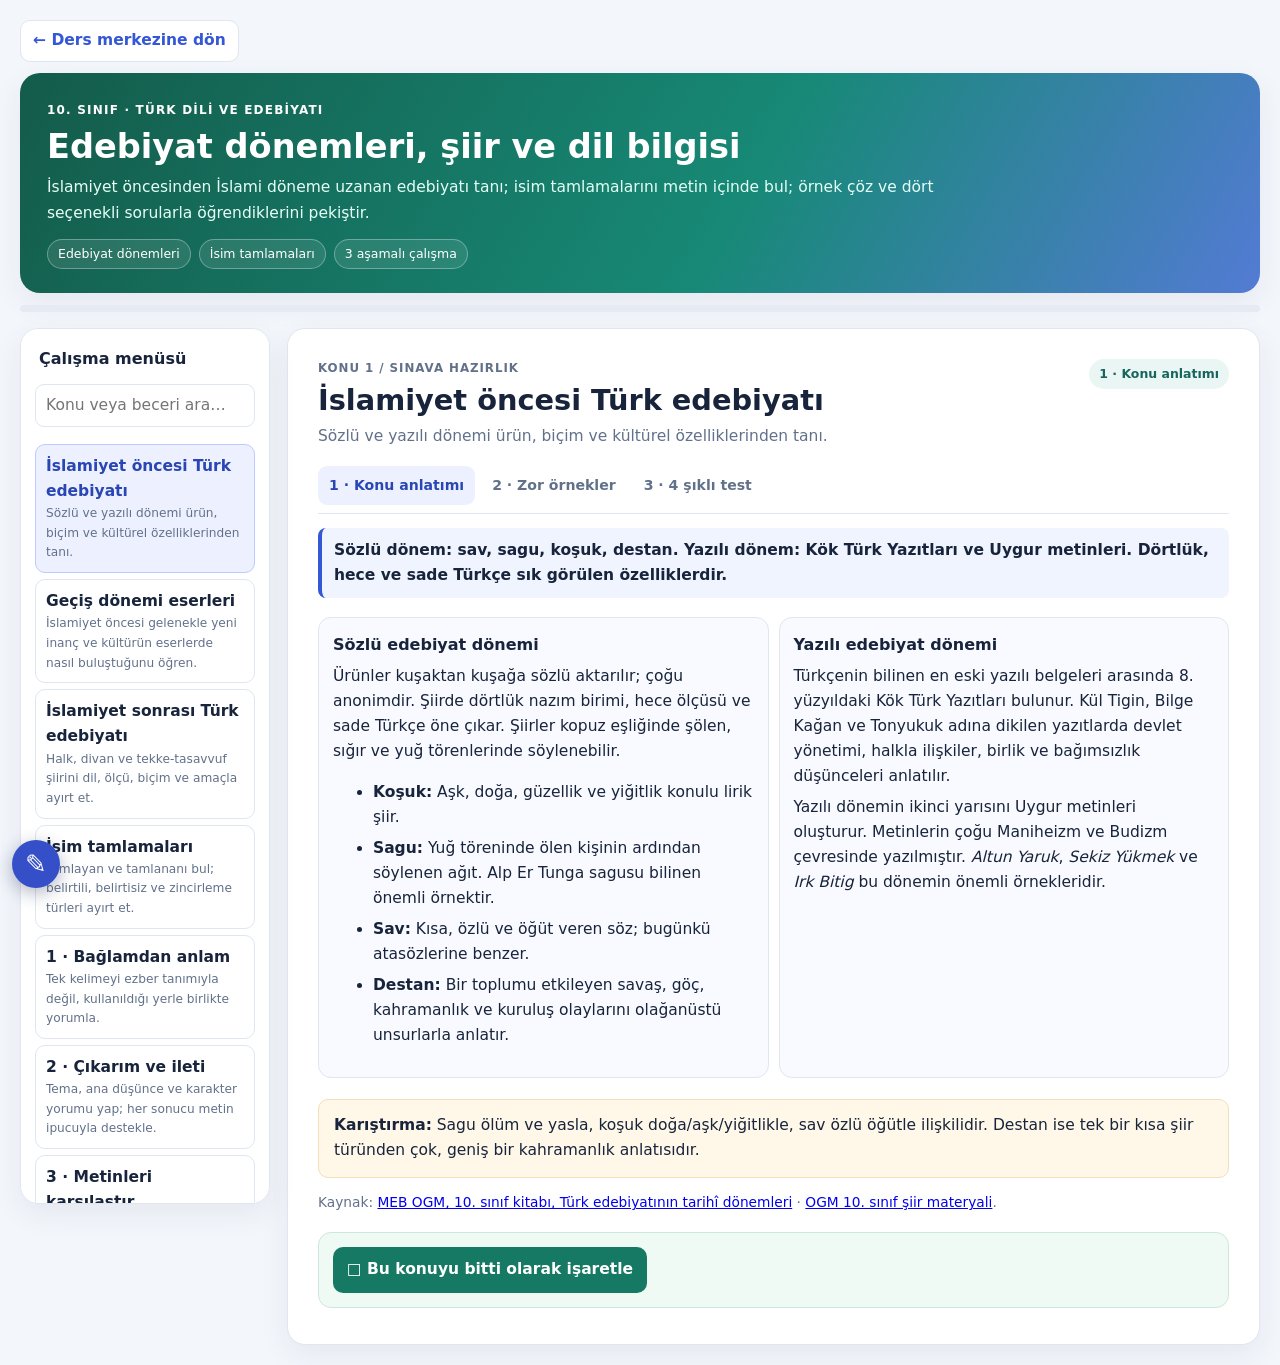
<file: outputs/10sinif_edebiyat_ortak_yazili_calisma_alani.html>
<!doctype html>
<html lang="tr">
<head>
  <meta charset="utf-8">
  <meta name="viewport" content="width=device-width, initial-scale=1">
  <meta name="theme-color" content="#145b4a">
  <title>10. Sınıf Edebiyat · Ülke Geneli Ortak Yazılı</title>
  <style>
:root{--bg:#f3f6fb;--paper:#fff;--ink:#17243b;--muted:#62718a;--line:#dfe6ef;--blue:#3457d6;--pale:#edf1ff;--teal:#087f73;--gold:#a96508;--red:#be4454;--shadow:0 10px 30px #25375a12}
*{box-sizing:border-box}body{margin:0;background:var(--bg);color:var(--ink);font:15.5px/1.62 system-ui,"Segoe UI",sans-serif}button,input{font:inherit}button{cursor:pointer}.wrap{max-width:1420px;margin:auto;padding:20px}.hero{color:white;padding:24px 27px;border-radius:20px;background:linear-gradient(120deg,#145b4a,#178976 58%,#537bd4);box-shadow:var(--shadow)}.hero small{font-size:.75rem;text-transform:uppercase;letter-spacing:.1em;font-weight:800}.hero h1{font-size:clamp(1.45rem,3vw,2.1rem);line-height:1.2;margin:5px 0}.hero p{margin:8px 0 0;color:#e5fff7;max-width:930px}.hero .meta{display:flex;gap:8px;flex-wrap:wrap;margin-top:13px}.hero .meta span{border:1px solid #ffffff50;background:#ffffff18;border-radius:999px;padding:4px 10px;font-size:.78rem}.meter{height:7px;background:#e5eaf3;border-radius:9px;margin:12px 0}.meter span{height:100%;display:block;width:0;background:#0d927f;border-radius:9px;transition:.25s}.layout{display:grid;grid-template-columns:250px minmax(0,1fr);gap:17px;margin-top:16px}.side,.main{background:var(--paper);border:1px solid var(--line);border-radius:18px;box-shadow:var(--shadow)}.side{padding:14px;height:max-content;position:sticky;top:10px;max-height:calc(100vh - 24px);overflow:auto}.side h2{font-size:1rem;margin:3px 4px 9px}.search{width:100%;border:1px solid var(--line);border-radius:9px;padding:8px 10px;margin:3px 0 9px}.major{display:grid;gap:6px;margin:8px 0 12px}.major button,.sub button{border:1px solid var(--line);background:#fff;color:var(--ink);text-align:left;border-radius:10px;padding:9px 10px}.major button.active{background:var(--pale);border-color:#bdc9ff;color:#2946b4}.major b,.major small{display:block}.major small{color:var(--muted);font-size:.76rem}.sub{border-top:1px solid var(--line);padding-top:10px;margin-top:8px}.sub label{display:block;color:var(--muted);font-size:.72rem;font-weight:800;text-transform:uppercase;letter-spacing:.05em;margin:0 4px 7px}.sub button{display:block;width:100%;font-size:.84rem;padding:7px 9px;margin:4px 0;border-color:transparent;line-height:1.35}.sub button.active{color:#16685f;background:#eaf7f4;border-color:#c5e8df}.sub button.done:after{content:" ✓";color:var(--teal);font-weight:800}.sub button.integrated{margin-top:9px;background:#fff7e7;border-color:#f0d9a8;font-weight:750}.main{padding:clamp(16px,2.7vw,30px);min-height:720px}.head{display:flex;justify-content:space-between;gap:14px;align-items:flex-start}.head h2{font-size:clamp(1.25rem,2.5vw,1.8rem);line-height:1.25;margin:5px 0}.head p{margin:0;color:var(--muted);max-width:820px}.eyebrow{font-size:.74rem;text-transform:uppercase;letter-spacing:.08em;font-weight:800;color:#178976}.tag,.pill{display:inline-block;border-radius:999px;background:#eef2f7;color:#53627a;padding:4px 9px;font-size:.72rem;font-weight:750}.tag{background:#eaf6f4;color:#17655d}.tabs{display:flex;gap:6px;border-bottom:1px solid var(--line);padding-bottom:8px;margin:17px 0 14px;overflow:auto}.tabs button{border:0;background:transparent;border-radius:9px;padding:8px 11px;color:var(--muted);font-size:.88rem;font-weight:750;white-space:nowrap}.tabs button.active{background:var(--pale);color:#2946b4}.cols{display:grid;grid-template-columns:repeat(2,minmax(0,1fr));gap:10px}.card,.exercise{border:1px solid var(--line);border-radius:13px;padding:14px;margin:9px 0;background:#fff}.card{background:#f9faff}.card h3,.exercise h3{font-size:1rem;margin:0 0 6px}.card p{margin:5px 0}.formula{border-left:4px solid var(--blue);background:#f0f4ff;border-radius:8px;padding:10px 12px;margin:10px 0;font-weight:750;overflow-wrap:anywhere}.note{border-left:4px solid #e7a93d;background:#fff8e9;border-radius:9px;padding:11px 13px;margin:12px 0}.good{border-left-color:#169481;background:#edf9f6}.bad{border-left-color:#d66b78;background:#fff2f3}.mini{color:var(--muted);font-size:.88rem}.step{display:flex;gap:10px;align-items:flex-start;margin:7px 0}.step b{flex:none;width:24px;height:24px;text-align:center;border-radius:50%;background:#eaf6f4;color:#17655d;font-size:.8rem}.example{border:1px solid var(--line);border-radius:13px;padding:14px;margin:10px 0}.example summary{cursor:pointer;font-weight:800}.solution{padding-top:8px}.solution li{margin:4px 0}.question{border:1px solid var(--line);border-radius:13px;padding:14px;margin:12px 0}.question h3{font-size:.98rem;margin:0 0 8px}.opts{display:grid;gap:6px}.opts button{border:1px solid var(--line);background:white;color:var(--ink);border-radius:9px;padding:8px 10px;text-align:left}.opts button:hover{border-color:#aebcff;background:#f8f9ff}.opts button.right{border-color:#74c5ac;background:#effaf6}.opts button.wrong{border-color:#e6a0a8;background:#fff3f4}.why{margin-top:8px;color:var(--muted);font-size:.9rem;display:none}.why.show{display:block}.actions{display:flex;gap:8px;flex-wrap:wrap;margin:14px 0}.action{border:0;background:#3457d6;color:white;border-radius:9px;padding:9px 13px;font-weight:750}.action.secondary{background:#eef2f7;color:#34435b}.score{font-weight:800;color:#17655d;margin:8px 0}.table{width:100%;border-collapse:collapse;margin:9px 0;font-size:.91rem}.table th,.table td{border:1px solid var(--line);padding:8px;text-align:left;vertical-align:top}.table th{background:#f2f5fb}.bar{height:8px;border-radius:9px;background:linear-gradient(90deg,#baefff,#19a77c,#f4d052);margin:12px 0}.barlabel{display:flex;justify-content:space-between;color:var(--muted);font-size:.78rem}.footer{margin-top:18px;color:var(--muted);font-size:.82rem;border-top:1px solid var(--line);padding-top:12px}.hidden{display:none!important}@media(max-width:650px){.layout{grid-template-columns:1fr}.side{position:relative;top:0;max-height:none}.main{min-height:0}}@media(max-width:600px){.wrap{padding:10px}.hero{padding:19px}.cols{grid-template-columns:1fr}.table{font-size:.82rem}.table th,.table td{padding:6px}}

.nav{display:grid;gap:6px}.pill{display:inline-block;padding:5px 10px;border-radius:99px;background:#eaf6f4;color:#17655d;font-size:.78rem;font-weight:800}.grid2{display:grid;grid-template-columns:repeat(2,minmax(0,1fr));gap:10px}.notice{margin:12px 0;padding:13px 15px;background:#fff8e9;border:1px solid #f0dfb8;border-radius:10px}.answer{padding:10px 12px;border-radius:9px;background:#f2f7ff;color:#24354f}.answer b{color:#173c78}.steps li{margin:.35rem 0}.video-list li{margin:12px 0}.video-list a{font-weight:800}.micro{font-size:.86rem;color:var(--muted)}details summary{cursor:pointer;font-weight:800}.table-wrap{overflow-x:auto}
@media(max-width:650px){.grid2{grid-template-columns:1fr}}</style>
</head>
<body>
  <div class="wrap">
    <a class="mobile-home" href="index.html">← Ders merkezine dön</a>
    <header class="hero">
      <small>10. SINIF · TÜRK DİLİ VE EDEBİYATI</small>
      <h1>Edebiyat dönemleri, şiir ve dil bilgisi</h1>
      <p>İslamiyet öncesinden İslami döneme uzanan edebiyatı tanı; isim tamlamalarını metin içinde bul; örnek çöz ve dört seçenekli sorularla öğrendiklerini pekiştir.</p>
      <div class="meta" aria-label="Ders bilgileri"><span>Edebiyat dönemleri</span><span>İsim tamlamaları</span><span>3 aşamalı çalışma</span></div>
    </header>
    <div class="meter" role="progressbar" aria-label="Konu ilerlemesi" aria-valuemin="0" aria-valuemax="11" aria-valuenow="0"><span id="progress"></span></div>
    <div class="layout">
      <aside class="side"><h2>Çalışma menüsü</h2><input class="search" id="search" placeholder="Konu veya beceri ara…" aria-label="Konu veya beceri ara"><div class="major" id="navigation"></div><div class="sub" id="subnav"></div></aside>
      <main class="main" id="main" aria-live="polite"></main>
    </div>
  </div>
  <script>
  const sections = [
    {id:'harita',title:'Sınavın haritası',desc:'Önce resmî dağılımı gör; hangi beceriye ne kadar zaman ayıracağını belirle.',rule:'Kılavuz sayfa 13: 6 okuma sorusu + 1 yazma sorusu. İçerik çerçevesi sütununda belirli şiir veya eser adı verilmediği için metinleri önceden tahmin etmeye değil, becerileri farklı metinlerde uygulamaya hazırlan.',body:`<div class="table-wrap"><table><thead><tr><th>Dağılım</th><th>Soru</th><th>Çalışırken yap</th></tr></thead><tbody><tr><td>Bağlamdan kelime anlamı</td><td>1</td><td>Kelimenin cümle ve metindeki anlamını ipuçlarıyla açıkla.</td></tr><tr><td>Çıkarım</td><td>2</td><td>Açık bilgiyi, tema/ana düşünceyi, neden-sonuç/koşul/varsayımı ve örtük iletileri metne dayanarak bul.</td></tr><tr><td>Karşılaştırma</td><td>1</td><td>İki metni verilen ölçütle karşılaştır; her benzerlik veya fark için örnek göster.</td></tr><tr><td>Çözümleme</td><td>1</td><td>Yapı, karakter, dil, anlatım ve dil işlevlerini metin üzerinde incele.</td></tr><tr><td>Parçalar arası ilişki</td><td>1</td><td>Biçim-anlam, metin-dönem/toplum ve yazar-üslup bağlarını gerekçelendir.</td></tr><tr><td>Yazma</td><td>1</td><td>İletisi anlaşılır, tutarlı, başlıklı kısa bir metin oluştur.</td></tr></tbody></table></div><div class="notice"><b>Kapsam notu:</b> Kılavuzun bu tablosu beceri ve soru sayısını gösteriyor; soru metinlerinin hangileri olacağını ya da belirli eser adlarını vermiyor. Ders kitabında ilk iki temada koşuk, türkü, masal; gazel, saf şiir ve söyleşi gibi örnekler var. Sınıfta işlenen kapsamı öğretmen duyurusu ile birlikte esas al.</div><div class="card"><h3>Öğretmen videolarından çıkan ortak çalışma yöntemi</h3><p>Hazırlık videolarında konu tekrarı ile yazılı provası birlikte sunuluyor. Bunu bu sınava uyarlarken, videodaki her kavramı bir metin üzerinde dene: cevapta önce tespiti yaz, sonra metinden ipucunu ekle, son olarak ipucunun tespitini nasıl desteklediğini açıkla. Bu yöntem, kılavuzdaki çıkarım, çözümleme ve ilişkilendirme becerilerine hizmet eder.</p></div>`},
    {id:'onceki',title:'İslamiyet öncesi Türk edebiyatı',desc:'Sözlü ve yazılı dönemi ürün, biçim ve kültürel özelliklerinden tanı.',rule:'Sözlü dönem: sav, sagu, koşuk, destan. Yazılı dönem: Kök Türk Yazıtları ve Uygur metinleri. Dörtlük, hece ve sade Türkçe sık görülen özelliklerdir.',body:`<div class="grid2"><section class="card"><h3>Sözlü edebiyat dönemi</h3><p>Ürünler kuşaktan kuşağa sözlü aktarılır; çoğu anonimdir. Şiirde dörtlük nazım birimi, hece ölçüsü ve sade Türkçe öne çıkar. Şiirler kopuz eşliğinde şölen, sığır ve yuğ törenlerinde söylenebilir.</p><ul class="steps"><li><b>Koşuk:</b> Aşk, doğa, güzellik ve yiğitlik konulu lirik şiir.</li><li><b>Sagu:</b> Yuğ töreninde ölen kişinin ardından söylenen ağıt. Alp Er Tunga sagusu bilinen önemli örnektir.</li><li><b>Sav:</b> Kısa, özlü ve öğüt veren söz; bugünkü atasözlerine benzer.</li><li><b>Destan:</b> Bir toplumu etkileyen savaş, göç, kahramanlık ve kuruluş olaylarını olağanüstü unsurlarla anlatır.</li></ul></section><section class="card"><h3>Yazılı edebiyat dönemi</h3><p>Türkçenin bilinen en eski yazılı belgeleri arasında 8. yüzyıldaki Kök Türk Yazıtları bulunur. Kül Tigin, Bilge Kağan ve Tonyukuk adına dikilen yazıtlarda devlet yönetimi, halkla ilişkiler, birlik ve bağımsızlık düşünceleri anlatılır.</p><p>Yazılı dönemin ikinci yarısını Uygur metinleri oluşturur. Metinlerin çoğu Maniheizm ve Budizm çevresinde yazılmıştır. <i>Altun Yaruk</i>, <i>Sekiz Yükmek</i> ve <i>Irk Bitig</i> bu dönemin önemli örnekleridir.</p></section></div><article class="example"><h3>Örnek: Bir şiir parçasını dönemiyle eşleştir</h3><p>Bir dörtlükte baharın gelişi, çiçekler ve doğa sevinci anlatılıyor; dil sade, ölçü hece ve söyleyiş ezgiye uygun.</p><ol class="steps"><li><b>İpucu:</b> Dörtlük, hece ve doğa teması birlikte görülüyor.</li><li><b>Eşleştirme:</b> Bu özellikler sözlü dönem şiir geleneğine uyar.</li><li><b>Tür:</b> Ölüm/yas anlatılmadığı için sagu değil; doğa ve coşku öne çıktığından koşuk olma olasılığı daha güçlüdür.</li></ol></article><div class="notice"><b>Karıştırma:</b> Sagu ölüm ve yasla, koşuk doğa/aşk/yiğitlikle, sav özlü öğütle ilişkilidir. Destan ise tek bir kısa şiir türünden çok, geniş bir kahramanlık anlatısıdır.</div><p class="micro">Kaynak: <a href="https://ogmmateryal.eba.gov.tr/panel/upload/etkilesimli/kitap/turkdiliveedebiyati/10/unite1/files/basic-html/page10.html" target="_blank" rel="noopener">MEB OGM, 10. sınıf kitabı, Türk edebiyatının tarihî dönemleri</a> · <a href="https://ogmmateryal.eba.gov.tr/pdf-goster/176147" target="_blank" rel="noopener">OGM 10. sınıf şiir materyali</a>.</p>`},
    {id:'gecis',title:'Geçiş dönemi eserleri',desc:'İslamiyet öncesi gelenekle yeni inanç ve kültürün eserlerde nasıl buluştuğunu öğren.',rule:'Geçiş dönemi, 11–12. yüzyıllarda eski Türk şiir geleneği ile İslami kültürün bir arada görüldüğü dönemdir.',body:`<div class="card"><h3>Dönemi tanı</h3><p>Türklerin İslamiyet’i kabul etmesiyle edebiyatta yeni konular ve kavramlar görülür; buna rağmen Türkçenin, dörtlüğün ve eski sözlü geleneğin izleri sürer. Arapça-Farsça kültürle temas da artar. Bu yüzden bazı eserlerde heceyle dörtlük, bazılarında aruzla beyit; kimi zaman ikisi birlikte kullanılır.</p></div><div class="grid2"><section class="card"><h3>Dört temel eser</h3><ul class="steps"><li><b>Kutadgu Bilig — Yusuf Has Hacip:</b> “Mutluluk veren bilgi”; devlet yönetimi ve iyi yaşam üzerine öğretici eser. Siyasetname ve mesnevi geleneğinin erken/ilk örnekleri arasında anılır. Kün Togdı adaleti, Ay Toldı mutluluğu, Ögdülmiş aklı, Odgurmış akıbeti simgeler.</li><li><b>Dîvânu Lugâti’t-Türk — Kâşgarlı Mahmud:</b> Türkçeyi Araplara tanıtmak için yazılan sözlük; Türk boylarının dili, atasözleri ve şiir örnekleri hakkında bilgi verir.</li><li><b>Atabetü’l-Hakayık — Edip Ahmet Yükneki:</b> Bilgi, cömertlik ve ahlak üzerine didaktik eser.</li><li><b>Divân-ı Hikmet — Hoca Ahmed Yesevî:</b> Dinî-tasavvufi öğütleri hikmet adı verilen şiirlerle aktarır.</li></ul></section><section class="card"><h3>Eserleri ayırt etme ipuçları</h3><ul class="steps"><li>Yönetim, adalet ve mutluluk kavramları: <i>Kutadgu Bilig</i>.</li><li>Türkçe söz varlığı, boylar, atasözleri ve şiirler: <i>Dîvânu Lugâti’t-Türk</i>.</li><li>Bilgi ve ahlak öğütleri: <i>Atabetü’l-Hakayık</i>.</li><li>Hikmet ve tasavvufi öğütler: <i>Divân-ı Hikmet</i>.</li></ul></section></div><article class="example"><h3>Örnek: Eser bilgisinden sonuca git</h3><p>Bir metinde Kün Togdı, Ay Toldı ve Ögdülmiş adlı sembolik kişiler konuşuyor; adalet ve mutluluk tartışılıyor.</p><ol class="steps"><li>Kişiler kavramları temsil ediyor; anlatım alegoriktir.</li><li>Adalet ve yönetim konusu eserin siyasetname yönünü gösterir.</li><li>Bu ipuçları <i>Kutadgu Bilig</i>’e götürür; yalnızca beyit kullanımı eseri tanımak için yeterli ipucu değildir.</li></ol></article><p class="micro">Kaynak: <a href="https://ogmmateryal.eba.gov.tr/panel/upload/etkilesimli/kitap/turkdiliveedebiyati/10/unite3/files/basic-html/page13.html" target="_blank" rel="noopener">MEB OGM, 10. sınıf kitabı, Geçiş Dönemi eserleri</a>.</p>`},
    {id:'sonrasi',title:'İslamiyet sonrası Türk edebiyatı',desc:'Halk, divan ve tekke-tasavvuf şiirini dil, ölçü, biçim ve amaçla ayırt et.',rule:'İslamiyet sonrası şiirde halk ve divan kolları belirginleşir; tekke-tasavvuf şiiri halk şiiri geleneği içinde değerlendirilir.',body:`<div class="grid2"><section class="card"><h3>Halk şiiri</h3><p>Genellikle halkın anlayabileceği sade Türkçe, hece ölçüsü, dörtlük ve saz eşliğinde söyleyiş öne çıkar. Aşk, doğa, ayrılık, ölüm, toplumsal yaşam ve din-tasavvuf işlenir.</p><ul class="steps"><li><b>Anonim:</b> Mâni ve türkü. Söyleyeni çoğu kez belli değildir; türküde bent ve tekrarlanan kavuştak bulunabilir.</li><li><b>Âşık tarzı:</b> Koşma, semai, varsağı ve destan. Şair mahlasını son dörtlükte kullanabilir.</li><li><b>Tekke-tasavvuf:</b> İlahi, nefes, nutuk gibi şiirlerle dinî-tasavvufi düşünce anlatılır.</li></ul></section><section class="card"><h3>Divan şiiri</h3><p>İslam medeniyeti ve klasik şiir geleneği içinde gelişir. Aruz ölçüsü ve beyit yaygındır; Arapça-Farsça sözcükler ve kalıplaşmış mazmunlar görülebilir. Aşk, güzellik, doğa, din ve devlet övgüsü gibi konular işlenir.</p><ul class="steps"><li><b>Gazel:</b> Aşk ve güzellik gibi konuları işleyen, beyitlerle kurulan lirik nazım biçimi.</li><li><b>Kaside:</b> Genellikle bir kişiyi veya değeri övmek amacıyla yazılır.</li><li><b>Mesnevi:</b> Her beyitin kendi içinde kafiyelenmesi uzun anlatıları kolaylaştırır.</li><li><b>Şarkı:</b> Bestelenmeye elverişli, bent ve nakarat özellikleri taşıyan nazım biçimi.</li></ul></section></div><div class="note good"><b>Önemli:</b> Bunlar genel eğilimlerdir; her şiiri tek bir özelliğe bakarak sınıflandırma. Ölçü, nazım birimi, dil, tema ve söyleyiş ipuçlarını birlikte değerlendir.</div><article class="example"><h3>Örnek: İki şiir geleneğini karşılaştır</h3><p>A şiiri sade Türkçe, dörtlük, hece ve sazla söylenmeye uygun bir söyleyiş taşıyor. B şiiri beyit, aruz, mazmunlar ve yoğun söz sanatlarıyla kurulmuş.</p><ol class="steps"><li>A’daki dörtlük-hece-sade dil halk şiiri yönünü destekler.</li><li>B’deki beyit-aruz-mazmun bileşimi divan şiiri yönünü destekler.</li><li>Karşılaştırmayı kesinleştirmek için şiirin konusu ve diğer biçim ipuçlarını da kontrol et.</li></ol></article><p class="micro">Kaynak: <a href="https://ogmmateryal.eba.gov.tr/pdf-goster/176147" target="_blank" rel="noopener">MEB OGM, İslamiyet etkisinde gelişen Türk şiiri</a>.</p>`},
    {id:'isim_tamlamalari',title:'İsim tamlamaları',desc:'Tamlayan ve tamlananı bul; belirtili, belirtisiz ve zincirleme türleri ayırt et.',rule:'İsim tamlaması en az iki ismin anlam ilişkisiyle kurulur: tamlayan + tamlanan. Ekleri inceleyerek türünü belirlersin.',body:`<div class="card"><h3>Önce parçalarını bul</h3><p><b>Tamlayan</b>, kime/neye ait ya da neyle ilgili olduğunu bildirir. <b>Tamlanan</b>, bu ilişkinin yöneldiği addır. Örneğin <i>kitabın kapağı</i> sözünde “kitabın” tamlayan, “kapağı” tamlanandır.</p></div><div class="grid2"><section class="card"><h3>Üç temel tür</h3><ul class="steps"><li><b>Belirtili:</b> Tamlayan ilgi eki, tamlanan iyelik eki alır. <i>ev-in kapı-sı</i>, <i>çocuğ-un kitab-ı</i>.</li><li><b>Belirtisiz:</b> Tamlayan ek almaz; tamlanan iyelik eki alır. <i>okul çanta-sı</i>, <i>Türk dil-i</i>.</li><li><b>Zincirleme:</b> Tamlayan ya da tamlanan başka bir isim tamlaması içerir. <i>bahçe kapısının kolu</i> → <i>bahçe kapısı</i> + <i>kapısının kolu</i>.</li></ul></section><section class="card"><h3>Ekleri nasıl kontrol ederim?</h3><ol class="steps"><li>İsim grubunda tamlayan ve tamlananı bul.</li><li>Tamlayan “-ın/-in/-un/-ün” gibi ilgi eki almış mı bak.</li><li>Tamlanan “-ı/-i/-u/-ü” ya da kişi iyelik eki almış mı kontrol et.</li><li>Bir parça kendi içinde başka tamlama kuruyorsa zincirleme diye adlandır.</li></ol></section></div><div class="notice"><b>Karıştırma:</b> <i>güzel kapı</i> sıfat tamlamasıdır; “güzel” sıfatı ismi niteler. <i>kapının kolu</i> isim tamlamasıdır; iki isim arasında aitlik/ilişki vardır. Belirtili tamlamada araya <i>güzel</i> gibi sözcükler girebilir: <i>evin geniş bahçesi</i>. Tamlayan zamirden anlaşılıyorsa düşebilir: <i>(benim) kalemim</i>.</div><article class="example"><h3>Örnek: Tamlamayı parçala</h3><p><i>Okulun bahçe kapısının kolu</i> söz grubunu inceleyelim.</p><ol class="steps"><li><i>Bahçe kapısı</i>: Tamlayan ek almamış, tamlanan iyelik eki almış; belirtisiz isim tamlaması.</li><li><i>Bahçe kapısının kolu</i>: “Bahçe kapısı” tamlayan, “kolu” tamlanan; belirtili isim tamlaması.</li><li>Bir tamlamanın içinde başka tamlama bulunduğu için bütün söz grubu zincirleme isim tamlamasıdır.</li></ol></article><p class="micro">Kaynak: <a href="https://ogmmateryal.eba.gov.tr/pdf-goster/176147" target="_blank" rel="noopener">MEB OGM, 10. sınıf isim tamlamaları</a> · <a href="https://odsgm.meb.gov.tr/destekmateryal/pdf/10kt/turk/9.pdf" target="_blank" rel="noopener">MEB Ölçme, Değerlendirme ve Sınav Hizmetleri, İsim Tamlaması testleri</a>.</p>`},
    {id:'kelime',title:'1 · Bağlamdan anlam',desc:'Tek kelimeyi ezber tanımıyla değil, kullanıldığı yerle birlikte yorumla.',rule:'Cevap kalıbı: “Burada … sözcüğü … anlamında kullanılmıştır; bunu … ifadesinden anlıyorum.”',body:`<div class="card"><h3>İpucu sırası</h3><ol class="steps"><li>Cümlenin öncesi ve sonrasını oku.</li><li>Sözcüğün olumlu, olumsuz, gerçek veya mecaz anlam taşıyıp taşımadığını kontrol et.</li><li>Yakın anlamlı bir sözcükle değiştirdiğinde cümlenin anlamını dene.</li><li>Tanımı kısa yaz; bağlam kanıtını ekle.</li></ol></div><div class="example"><h3>Özgün örnek</h3><p>“Köyün hafızası olan ninni, anneden çocuğa yıllarca <b>aktarılmış</b>.”</p><p>Bu cümlede “aktarılmış”, bir nesnenin fiziksel olarak taşınmasını değil, sözlü kültür ürününün kuşaktan kuşağa <b>iletilmesini</b> anlatır.</p></div><section class="question"><h3>Kendini dene</h3><p>“Şairin seçtiği sesler şiirin hüznünü <b>besliyor</b>.” cümlesinde “besliyor” hangi anlamdadır? Bir bağlam ipucu yaz.</p><details><summary>Örnek cevabı aç</summary><div class="answer">“Güçlendiriyor, artırıyor” anlamındadır. Seslerin şiirin hüznüyle ilişkilendirilmesi, sözcüğün mecaz anlamda kullanıldığını gösterir.</div></details></section>`},
    {id:'cikarim',title:'2 · Çıkarım ve ileti',desc:'Tema, ana düşünce ve karakter yorumu yap; her sonucu metin ipucuyla destekle.',rule:'Çıkarım = metindeki ipucu + bu ipucundan ulaşılan gerekçeli sonuç.',body:`<div class="grid2"><div class="card"><h3>Birbirine karıştırma</h3><ul class="steps"><li><b>Konu:</b> Metinde ele alınan durum ya da olay.</li><li><b>Tema:</b> Metnin merkezindeki soyut duygu/düşünce (özlem, özgürlük, dayanışma).</li><li><b>Ana düşünce/ileti:</b> Metnin okura düşündürdüğü temel yargı; çoğu zaman cümleyle yazılır.</li><li><b>Ana duygu:</b> Şiirde baskın biçimde sezilen duygu.</li></ul></div><div class="card"><h3>Örtük anlamı bul</h3><p>Karakterin sözleriyle davranışını birlikte değerlendir. Yazarın amacı ve metnin iletisi için başlık, tekrarlar, karşıtlıklar, imgeler ve sonuç bölümünü ipucu olarak kullan. “Bence” demek tek başına gerekçe değildir.</p></div></div><div class="example"><h3>Özgün örnek</h3><p>“Her akşam aynı saatte pencereye bir tas su koyardı. Göç mevsimi gelince bahçede daha uzun süre beklemeye başladı.”</p><p><b>İpucu:</b> Suyu düzenli bırakması ve göç mevsiminde daha uzun beklemesi. <b>Çıkarım:</b> Kuşların gelişini önemsiyor ve onlara karşı duyarlı davranıyor.</p></div><section class="question"><h3>Kendini dene</h3><p>Bu kısa parçada hangi değer veya duygu öne çıkıyor? İki metin ipucuyla gerekçelendir.</p><details><summary>Örnek cevabı aç</summary><div class="answer">Doğaya karşı duyarlılık ve sorumluluk öne çıkıyor. Kişi her akşam su bırakıyor; göç mevsiminde kuşları bekleyerek ilgisini sürdürüyor. Başka yorumlar da metin kanıtıyla gerekçelendirilirse kabul edilebilir.</div></details></section><div class="tip"><b>Sınav tüyosu:</b> Neden-sonuç, koşul ve varsayım sorularında bağlaçlara ve kipli ifadelere dikkat et: “çünkü/bu nedenle”, “-se/-sa”, “varsayalım ki, belki, sanki”.</div>`},
    {id:'karsilastir',title:'3 · Metinleri karşılaştır',desc:'Ölçütü önce belirle, sonra iki metinden eşit miktarda kanıt kullan.',rule:'Karşılaştırma cevabında ölçüt + A metninden kanıt + B metninden kanıt + ortak/farklı yön bulunmalı.',body:`<div class="table-wrap"><table><thead><tr><th>Ölçüt</th><th>Kendine sor</th><th>Kitaptan örnek çalışma</th></tr></thead><tbody><tr><td>İçerik / tema</td><td>Ne anlatılıyor, hangi duygu veya düşünce öne çıkıyor?</td><td>Koşuk ile koşma; Turnalar türküsü ile ninni karşılaştırmaları</td></tr><tr><td>Tür / biçim / yapı</td><td>Metin hangi türe ait, nasıl kurulmuş, hangi birimler kullanılmış?</td><td>Koşuk, türkü, gazel ve saf şiir etkinlikleri</td></tr><tr><td>Dil / üslup / ahenk</td><td>Sözcük seçimi, ses tekrarları ve söyleyiş nasıl bir etki kuruyor?</td><td>Turnalar türküsünün ahenk incelemesi; gazel ile Kaldırımlar karşılaştırması</td></tr><tr><td>Dönem / zihniyet / ileti</td><td>Metin hangi yaşam ve değer anlayışını yansıtıyor?</td><td>Metni toplum, dönem ve kültürel aktarım bağlamında değerlendirme</td></tr></tbody></table></div><section class="question"><h3>Kendini dene</h3><p>Bir metinde dörtlükler ve tekrar edilen bir nakarat, diğerinde beyitler ve yoğun imgeler varsa; yapı ve söyleyiş yönünden nasıl bir karşılaştırma başlatırsın?</p><details><summary>Örnek cevabı aç</summary><div class="answer">Önce ilk metinde dörtlük ve nakaratın, ikinci metinde beyit ve imgelerin kullanıldığını belirtirim. Ardından bu özelliklerin ritim, anlamın ilerleyişi veya duyguya katkısını metinlerden örnekle açıklarım. Yalnız bu ipuçlarıyla metinlerin dönemi hakkında kesin hüküm vermem.</div></details></section>`},
    {id:'cozumle',title:'4 · Metni çözümle',desc:'Metnin parçalarını ayrı ayrı tanı; işlevlerini ve etkilerini açıkla.',rule:'Adını koymak başlangıçtır: “Bu özellik metne ne katıyor?” sorusuyla çözümlemeyi tamamla.',body:`<div class="grid2"><div class="card"><h3>İçerik ve yapı</h3><ul class="steps"><li>Şiirde nazım birimi, ölçü, uyak/redif ve tekrarları; düzyazıda olay akışı, kişi, zaman ve mekânı bul.</li><li>Karakterin niteliği kadar amacı, niyeti ve davranışlarının sonucunu da düşün.</li><li>Metindeki bölümlerin, dizelerin veya imgelerin birbiriyle ilişkisini açıkla.</li></ul></div><div class="card"><h3>Dil ve anlatım</h3><ul class="steps"><li>Gerçek/mecaz anlamı, söz sanatlarını ve çağrışımlı sözcükleri fark et.</li><li>Öyküleme, betimleme, açıklama gibi anlatım biçimlerinin işlevini belirle.</li><li>Dil; duyguyu aktarma, bilgi verme, çağrı yapma veya estetik etki oluşturma işlevi görebilir.</li></ul></div></div><div class="example"><h3>Yanıtı derinleştir</h3><p>“Şiirde ses tekrarı var.” demek tespittir. “Tekrarlanan yumuşak sesler söyleyişi sakinleştiriyor; bu sakinlik şiirdeki özlem duygusunu destekliyor.” demek, tespitin etkisini de açıklar.</p></div><section class="question"><h3>Kendini dene</h3><p>Bir karakter yolculuk boyunca ailesinden söz ediyor ve vardığında evine dönmekten vazgeçiyor. Karakterin amacı ve iç çatışması hakkında hangi çıkarım yapılabilir? Kesin olmayan noktayı belirt.</p><details><summary>Örnek cevabı aç</summary><div class="answer">Ailesine duyduğu özlem ile yolculuğu sürdürme isteği arasında bir çatışma olabilir. Aileden söz etmesi özlemi destekler; ancak vazgeçme nedeni yalnız bu parçadan kesinleşmez, ek metin kanıtı gerekir.</div></details></section>`},
    {id:'iliski',title:'5 · Metin ve bağlam ilişkisi',desc:'Üslup tercihlerini, dönemi, toplumu ve değerleri metindeki somut izlerle ilişkilendir.',rule:'Dönem/toplum hakkında genelleme yapmadan önce metindeki sözcük, nesne, gelenek veya ilişkiyi kanıt olarak göster.',body:`<div class="card"><h3>İlişki kurma basamakları</h3><ol class="steps"><li>Metinde göze çarpan bir yapı, dil veya içerik özelliğini belirle.</li><li>Bu özelliğin okurda/şiirde oluşturduğu etkiyi açıkla.</li><li>İlgili dönem, toplum veya yazar tercihiyle bağ kur.</li><li>Yorumun sınırını koru: tek bir ayrıntıdan bütün dönem hakkında kesin yargı çıkarma.</li></ol></div><div class="example"><h3>Örnek düşünme zinciri</h3><p>Metinde göç, toy veya doğa çevresinde ortak söyleyişler görülüyorsa bunlar toplumsal yaşamla ilişkili olabilir. Cevapta önce bu ayrıntıyı göster, sonra sözlü aktarımın topluluk belleğine katkısını açıkla.</p></div><section class="question"><h3>Kendini dene</h3><p>Bir şiirde kuşaklardan aktarılan bir ezgi ve ortak bir yas duygusu işleniyor. Metnin kültürel değer aktarımıyla ilişkisini iki adımda açıkla.</p><details><summary>Örnek cevabı aç</summary><div class="answer">Önce ezginin kuşaklar arasında aktarıldığını ve ortak yas duygusunu taşıdığını metinden gösteririm. Sonra bu aktarımın topluluğun ortak hatıra ve duygularını korumasına yardımcı olduğu sonucuna varırım.</div></details></section>`},
    {id:'yazma',title:'6 · Kısa metin yazma',desc:'Bir ileti seç, metni planla ve tutarlı bir başlangıç-gelişme-bitiş kur.',rule:'Yazma sorusunda ileti açık ya da örtük olabilir; ama metnin bütünü aynı duygu ve düşünce çizgisini sürdürmelidir.',body:`<div class="grid2"><div class="card"><h3>Yazmadan önce</h3><ol class="steps"><li>Konu ve vermek istediğin iletiyi tek cümlede belirle.</li><li>İleti açık mı, örtük mü olacak karar ver.</li><li>Başlangıç, gelişme ve bitişte kullanacağın iki-üç ayrıntıyı not et.</li><li>İçeriğe uygun kısa bir başlık seç.</li></ol></div><div class="card"><h3>Bitirince kontrol et</h3><ul class="steps"><li>İleti metnin bütünüyle uyumlu mu?</li><li>Cümleler arasında anlam bağlantısı var mı?</li><li>Yazım ve noktalama okunurluğu bozuyor mu?</li><li>Olumlu tutum/değer metinde doğal biçimde yer alıyor mu?</li></ul></div></div><section class="question"><h3>Kendini dene · 5-6 cümle</h3><p>“Bir ezginin hatırlattığı ortak bir anı” konusunda, dayanışma veya kültürel miras iletisini taşıyan kısa ve başlıklı bir metin yaz.</p><details><summary>Örnek metni aç</summary><div class="answer"><b>Eski Ezgi</b><br>Dedem aynı türküyü her bayram sabahı mırıldanırdı. İlk zamanlar yalnızca ezgisine eşlik ederdim. Yıllar geçtikçe sözlerin, birbirine yardım eden komşuları anlattığını fark ettim. Bu bayramda türküyü kuzenlerime de öğrettim. Hepimiz söylerken dedemin anlattığı günleri yeniden hatırladık. Bir ezgi, paylaştığımız anıları bize geri getirmişti.</div></details></section>`},
    {id:'prova',title:'7 · Yedi soruluk prova',desc:'Kılavuzdaki soru sayılarına bire bir uyan özgün açık uçlu prova.',rule:'Her yanıtı metinden kanıtla. Örnek cevaplar tek doğru ifade değildir; gerekçeli ve metinle tutarlı cevaplar da kabul edilebilir.',body:`<div class="notice"><b>Uygulama:</b> 20 dakika ayır. Önce soruları kâğıtta cevapla; ardından örnek yanıtları açıp kendi cevabındaki kanıt ve gerekçeyi kontrol et. Bu prova özgündür, resmî sınav sorusu değildir.</div><article class="exercise"><h3>1 · Bağlamdan anlam</h3><p>“Yolcular, ayrılık türküsünü her durakta yeniden <b>yaktı</b>.” Buradaki “yaktı” sözcüğünün anlamını bağlamdan açıklayınız.</p><details><summary>Örnek yanıt</summary><div class="answer">Türküyü yeniden söyledi/çalıp yaydı anlamındadır. “Türkü” ile birlikte kullanılması, ateşe verme değil ezgiyi icra etme anlamını gösterir.</div></details></article><article class="exercise"><h3>2 · Çıkarım</h3><p>“Yaşlı kadın, eski ninniyi söylerken torunu sözleri bilmese de ezgiye hemen katıldı.” Bu durumdan aile içi kültürel aktarım hakkında hangi çıkarım yapılabilir? Bir ipucuyla destekleyiniz.</p><details><summary>Örnek yanıt</summary><div class="answer">Ezgi, sözler unutulsa bile aile içinde tanınarak kuşaklar arasında aktarılabilir. Torunun sözleri bilmeden ezgiye katılması bu çıkarımı destekler.</div></details></article><article class="exercise"><h3>3 · Çıkarım</h3><p>“Şair, baharın gelişini anlatırken ‘kapımda bekleyen sessizlik’ sözünü kullanıyor.” Bu söz grubunun olası çağrışımını açıklayınız; yorumunuzu gerekçelendiriniz.</p><details><summary>Örnek yanıt</summary><div class="answer">Baharın gelişiyle bekleyiş veya yalnızlığın sona ermesi umudu çağrışabilir. “Kapımda bekleyen” ifadesi sessizliği kişileştirir; kesin yorum şiirin devamına göre değişebilir.</div></details></article><article class="exercise"><h3>4 · Karşılaştırma</h3><p>A metni: Dörtlükler ve düzenli tekrarlarla kurulan, ortak bir ezgiyle söylenen anonim bir ürün. B metni: Beyitlerle kurulan, şairin kişisel söyleyişini ve yoğun imgeleri öne çıkaran bir şiir. Bu metinleri aktarım biçimi ve yapı bakımından karşılaştırınız.</p><details><summary>Örnek yanıt</summary><div class="answer">A metni anonim oluşu ve ortak ezgiyle söylenmesiyle sözlü aktarımı öne çıkarır; dörtlük ve tekrarlar ezgiye katılımı destekler. B metninde beyit yapısı, kişisel söyleyiş ve imgeler belirgindir. İkisi de şiir olsa da aktarım ve yapı özellikleri farklıdır.</div></details></article><article class="exercise"><h3>5 · Çözümleme</h3><p>“Turnalar uzaklardan dönerken ovaya ince bir ses yayıldı.” cümlesinde hangi anlatım özelliği ve duyusal ayrıntılar kullanılmıştır? Etkisini açıklayınız.</p><details><summary>Örnek yanıt</summary><div class="answer">Turnaların dönüşü ve sesin yayılması betimleyici anlatım oluşturur. Görsel (turnaların dönüşü) ve işitsel (ince ses) ayrıntılar sahneyi canlandırır ve şiirsel bir atmosfer kurar.</div></details></article><article class="exercise"><h3>6 · Parçalar arasındaki ilişki</h3><p>Bir metinde toy, kopuz ve topluluk önünde söylenen şiirden söz ediliyor. Bu ayrıntıları metnin sözlü kültür ve toplum yaşamıyla ilişkisi bakımından değerlendiriniz.</p><details><summary>Örnek yanıt</summary><div class="answer">Toy ve kopuz, şiirin müzik ve toplu etkinlikle birlikte sunulduğuna işaret eder. Bu nedenle şiir, yalnızca bireysel duygu anlatımı değil, topluluk içinde paylaşılan sözlü kültür ürünü olarak da değerlendirilebilir.</div></details></article><article class="exercise"><h3>7 · Yazma</h3><p>“Bir ezgi, kuşakları birbirine bağlar.” iletisini açık ya da örtük biçimde taşıyan, uygun başlıklı 4-5 cümlelik kısa bir paragraf yazınız.</p><details><summary>Örnek yanıt</summary><div class="answer"><b>Birlikte Söylenen Şarkı</b><br>Ninemin eski şarkısını ilk kez çocukken duydum. Sözlerini unutsam da ezgisi aklımda kaldı. Yıllar sonra kardeşime aynı şarkıyı öğrettim. Şimdi her söylediğimizde ailece yaptığımız yolculukları hatırlıyoruz. Bazı ezgiler, anıları ve insanları birbirine bağlar.</div></details></article><div class="card"><h3>Kendi cevabını puanlarken</h3><ul class="steps"><li>Sorunun istediği beceriyi doğrudan karşıladım mı?</li><li>Metinden en az bir doğru kanıt kullandım mı?</li><li>Kanıt ile sonucum arasındaki ilişkiyi açıkladım mı?</li><li>Yazma sorusunda ileti, bütünlük ve başlık var mı?</li></ul></div>`},
    {id:'videolar',title:'Kaynaklar ve videolar',desc:'Öğretmenlerin video tekrarlarını verimli izlemek için kısa bir yol haritası.',rule:'Video anlatımı yardımcı kaynaktır; kapsamda kılavuz ve sınıfta işlenen ders kitabı esas alınır.',body:`<div class="card"><h3>İncelenen öğretmen hazırlıkları</h3><ul class="video-list"><li><a href="https://www.youtube.com/watch?v=UtdlN9dwSvI" target="_blank" rel="noopener">Deniz Hoca · 10. Sınıf Edebiyat 1. Dönem 1. Yazılı FULL Tekrar | Maarif Modeli</a><br><span class="micro">25 Ekim 2025 tarihli konu tekrarı. İzlerken kavramları yalnızca not etmek yerine metin sorusuna dönüştür.</span></li><li><a href="https://www.youtube.com/watch?v=peRxEwSv6Fs" target="_blank" rel="noopener">Emek Taştan · 10. sınıf edebiyat 1. dönem 1. yazılı provası | Genel tekrar | Maarif Modeli</a><br><span class="micro">25 Ekim 2025 tarihli prova. Soru çözümlerinde istenen cevabı, kullanılan metin kanıtını ve gerekçeyi ayırarak takip et.</span></li><li><a href="https://www.youtube.com/watch?v=VtnrxZJs014" target="_blank" rel="noopener">Tonguç 10. Sınıf · 10. Sınıf Edebiyat 1. Dönem 1. Yazılıya Hazırlık</a><br><span class="micro">2024 tarihli önceki dönem videosu. Genel tekrar ve prova disiplini için kullanılabilir; eski içerik başlıklarını güncel kılavuzun yerine koyma.</span></li></ul></div><div class="notice"><b>Videolardan çıkardığım sonuç:</b> Hazırlıklar genellikle “önce kısa konu özeti, ardından soru provası” akışını izliyor. Bu çalışma alanında aynı akış, güncel kılavuzun beceri dağılımına göre düzenlendi. Eski videoları izlerken konu kapsamı ve müfredat farklılıklarını kontrol et.</div><div class="card"><h3>Bu dersin dayanakları</h3><ul class="steps"><li>Kullanıcının sağladığı 2026-2027 ortak yazılı kılavuzu, Ek-2, sayfa 13: 10. sınıf TDE soru dağılımı.</li><li>Kullanıcının sağladığı 10. sınıf Türk Dili ve Edebiyatı ders kitabı: ilk temalardaki koşuk, türkü, masal, gazel ve saf şiir etkinlikleri.</li><li>Yukarıdaki öğretmen videoları: konu tekrarı ve yazılı provası biçimini görmek için.</li></ul><p class="micro">Videoların konu içeriği bu sayfada resmî kapsam gibi sunulmamıştır. Kılavuzda eser adı belirtilmediğinden prova soruları yeni ve özgün kısa metinlerle hazırlanmıştır.</p></div>`}
  ].filter(s=>s.id!=='harita'&&s.id!=='videolar');
  let active='onceki';
  let searchText='';
  let activeMode='lesson';
  const done=new Set(JSON.parse(localStorage.getItem('tde-ortak-sinav-2026')||'[]'));
  function nav(){
    const root=document.querySelector('#navigation');
    const query=searchText.trim().toLocaleLowerCase('tr');
    const visible=sections.filter(s=>!query||`${s.title} ${s.desc} ${s.rule} ${s.body.replace(/<[^>]*>/g,' ')}`.toLocaleLowerCase('tr').includes(query));
    root.innerHTML=visible.map(s=>`<button type="button" class="${active===s.id?'active ':''}${done.has(s.id)?'done':''}" data-topic="${s.id}" onclick="openSection('${s.id}')"><b>${s.title}</b><small>${s.desc}</small></button>`).join('')||'<p class="mini">Eşleşen konu bulunamadı.</p>';
    const count=sections.filter(s=>done.has(s.id)).length;
    const bar=document.querySelector('#progress');
    if(bar)bar.style.width=`${100*count/sections.length}%`;
    const meter=document.querySelector('.meter');
    if(meter){meter.title=`${count} / ${sections.length} çalışma başlığı tamamlandı`;meter.setAttribute('aria-valuemax',sections.length);meter.setAttribute('aria-valuenow',count)}
    const status=document.querySelector('#subnav');
    if(status)status.innerHTML=`<label>Çalışma durumu</label><div class="mini">${count} / ${sections.length} başlık tamamlandı</div>`;
  }
  function openSection(id){active=id;activeMode='lesson';nav();render()}
  function setMode(mode){activeMode=mode;render()}
  function lessonBody(s){
    const box=document.createElement('div');box.innerHTML=s.body;
    box.querySelectorAll('.example,.question,.exercise').forEach(node=>node.remove());
    return box.innerHTML||'<div class="notice">Bu başlıkta konu anlatımı yerine kaynak ve yönlendirme bilgileri bulunur.</div>';
  }
  function exampleBody(s){
    const box=document.createElement('div');box.innerHTML=s.body;
    let items=[...box.querySelectorAll('.example')];
    if(!items.length){
      items=[...box.querySelectorAll('.question,.exercise')].map(sample=>{const clone=sample.cloneNode(true);const heading=clone.querySelector('h3');if(heading)heading.textContent='Adım adım örnek · '+heading.textContent;return clone});
    }
    if(!items.length&&s.id==='harita')return '<article class="example"><h3>Dağılımı soru planına çevir</h3><p>Bir şiir parçasında bilinmeyen bir sözcükle karşılaştığını düşün. Önce bağlamdan anlamını bul; sonra metnin temasını ve iletisini çıkar. Aynı metinde bu beceriler ayrı sorularla ölçülebilir.</p><ol class="steps"><li>Kelimenin geçtiği cümleyi ve çevresindeki ipuçlarını işaretle.</li><li>Temayı bir kavramla, iletiyi tam bir yargıyla yaz.</li><li>Her cevabın yanına metinden kanıt ekle.</li></ol></article>';
    if(!items.length&&s.id==='videolar')return '<article class="example"><h3>Videoyu çalışmaya dönüştür</h3><p>Öğretmen videosundan “tema” kavramını dinlediğinde videoyu durdurup ders kitabından bir şiir seç. Temayı yaz, bunu düşündüren iki ifadeyi bul ve ifadelerin yorumunu nasıl desteklediğini açıkla.</p></article>';
    if(!items.length)return '<div class="notice">Bu başlık için çözümlü örnek bulunmuyor.</div>';
    return `<div class="note good"><b>Nasıl çalışmalı?</b> Önce soruyu kendin çözmeyi dene. Ardından örnek yanıttaki metin ipucunu bul ve bu ipucunun sonucu nasıl desteklediğini adım adım izle.</div>${items.map(item=>item.outerHTML).join('')}`;
  }
  const quizBank={
    onceki:[
      {q:'Yuğ töreninde ölen kişinin ardından söylenen şiir türü hangisidir?',options:['Koşuk','Sagu','Sav','Gazel'],correct:1,explanation:'Sagu, ölüm ve yas çevresinde söylenen sözlü dönem şiiridir; halk şiirindeki ağıda benzetilir.'},
      {q:'Kül Tigin, Bilge Kağan ve Tonyukuk adına dikilen yazılı belgeler hangi döneme aittir?',options:['Kök Türk yazılı dönemi','Divan şiiri','Tanzimat dönemi','Tekke şiiri'],correct:0,explanation:'Bu yazıtlar 8. yüzyıl Kök Türk yazılı edebiyatının temel belgelerindendir.'}
    ],
    gecis:[
      {q:'Türkçenin söz varlığını tanıtmayı ve Araplara Türkçe öğretmeyi amaçlayan eser hangisidir?',options:['Kutadgu Bilig','Dîvânu Lugâti’t-Türk','Atabetü’l-Hakayık','Divân-ı Hikmet'],correct:1,explanation:'Kâşgarlı Mahmud’un eseri Türkçe sözlük ve dil-kültür kaynağıdır.'},
      {q:'Kutadgu Bilig’de Kün Togdı hangi kavramı temsil eder?',options:['Mutluluk','Akıl','Adalet','Akıbet'],correct:2,explanation:'Kün Togdı hükümdarı ve adaleti; Ay Toldı mutluluğu; Ögdülmiş aklı; Odgurmış akıbeti temsil eder.'}
    ],
    sonrasi:[
      {q:'Hece ölçüsü, dörtlük, sade dil ve sazla söyleyiş hangi şiir kolunun genel özelliklerine daha yakındır?',options:['Divan şiiri','Halk şiiri','Servetifünun şiiri','Fecr-i Âti şiiri'],correct:1,explanation:'Bunlar halk şiirinde yaygın özelliklerdir; yine de sınıflandırırken tek ipucu yerine özellikleri birlikte değerlendir.'},
      {q:'İlahi ve nefes hangi geleneğin ürünleri arasında değerlendirilir?',options:['Tekke-tasavvuf şiiri','Anonim destan','Divan kasidesi','Tanzimat şiiri'],correct:0,explanation:'İlahi ve nefes dinî-tasavvufi düşünceyi anlatan halk şiiri türlerindendir.'}
    ],
    isim_tamlamalari:[
      {q:'“Kitabın kapağı” hangi isim tamlamasıdır?',options:['Belirtili','Belirtisiz','Zincirleme','Sıfat tamlaması'],correct:0,explanation:'“Kitabın” tamlayanı ilgi eki, “kapağı” tamlananı iyelik eki almıştır; bu nedenle belirtilidir.'},
      {q:'“Okulun bahçe kapısının kolu” söz grubu hangi tür isim tamlamasıdır?',options:['Belirtisiz','Belirtili','Zincirleme','İsim tamlaması değildir'],correct:2,explanation:'Söz grubunda “bahçe kapısı” kendi içinde belirtisiz tamlama kurar ve tüm grup başka bir tamlamaya bağlanır; bu nedenle zincirlemedir.'}
    ],
    harita:[
      {q:'Kılavuzdaki yedi sorunun dağılımı nasıldır?',options:['6 okuma, 1 yazma','5 okuma, 2 yazma','7 okuma, yazma yok','4 okuma, 3 yazma'],correct:0,explanation:'Kılavuz altı okuma ve bir yazma sorusu öngörür.'},
      {q:'Sınavda belirli eser adları verilmediğinde nasıl hazırlanmak daha uygundur?',options:['Yalnızca ezberlenen eser adlarına çalışmak','Farklı metinlerde becerileri uygulamak','Yalnızca dönem tarihlerini ezberlemek','Metin kanıtı kullanmadan yorum yapmak'],correct:1,explanation:'Kılavuz beceri dağılımını verir; metinleri önceden tahmin etmek yerine bu becerileri farklı metinlerde çalış.'}
    ],
    kelime:[
      {q:'“Ninni anneden çocuğa yıllarca aktarıldı.” cümlesinde “aktarıldı” hangi anlamdadır?',options:['Bir yerden başka yere taşındı','Kuşaktan kuşağa iletildi','Bir kaba döküldü','Bir görev devredildi'],correct:1,explanation:'Ninni sözlü kültür ürünüdür; cümlede kuşaklar arasında iletilmesi anlatılır.'},
      {q:'“Şairin seçtiği sesler şiirin hüznünü besliyor.” cümlesinde “besliyor” sözcüğünün anlamı nedir?',options:['Yiyecek veriyor','Gizliyor','Güçlendiriyor','Durduruyor'],correct:2,explanation:'Seslerin şiirin hüznüyle ilişkisi mecaz anlam kurar; burada hüznü artırıp güçlendirmek demektir.'}
    ],
    cikarim:[
      {q:'Bir kişi her akşam bahçeye su koyuyor, göç mevsiminde kuşları daha uzun süre bekliyor. En güçlü çıkarım hangisidir?',options:['Kuşları rahatsız etmek istiyor','Doğaya karşı duyarlı davranıyor','Bahçesini satmaya hazırlanıyor','Kuşların göç etmesini engelliyor'],correct:1,explanation:'Düzenli su bırakması ve kuşları beklemesi, onlara duyarlı ve ilgili davrandığını düşündürür.'},
      {q:'Bir karakterin sözleriyle davranışları arasındaki çelişkiyi yorumlarken ne yapılmalıdır?',options:['Yalnızca kendi fikrini yazmak','Metindeki ipuçlarını birlikte değerlendirmek','Karakterin niyetini kesin gerçek saymak','Başlığa bakıp metni okumamak'],correct:1,explanation:'Çıkarım, metindeki ipucu ile bu ipucundan ulaşılan gerekçeli sonuca dayanır.'}
    ],
    karsilastir:[
      {q:'İki metni karşılaştıran güçlü bir cevapta hangileri bulunur?',options:['Yalnızca kişisel beğeni','Ölçüt ve iki metinden kanıt','Sadece metinlerin başlıkları','Dönem hakkında kanıtsız kesin hüküm'],correct:1,explanation:'Önce ölçüt belirtilir; sonra her iki metinden kanıt gösterilip benzerlik veya fark açıklanır.'},
      {q:'Bir metinde dörtlük ve nakarat, diğerinde beyit ve yoğun imgeler varsa ilk karşılaştırma ölçütü ne olabilir?',options:['Metinlerin uzunluğu','Yapı ve söyleyiş','Yazarların yaşadığı şehir','Kitapların kapak rengi'],correct:1,explanation:'Dörtlük, nakarat ve beyit yapısal özelliklerdir; imgeler ise söyleyiş ve anlamla ilişkilidir.'}
    ],
    cozumle:[
      {q:'“Şiirde ses tekrarı var.” tespitini çözümlemeye dönüştüren ek nedir?',options:['Tekrarı kaç kez gördüğünü saymakla bırakmak','Ses tekrarının duygu ve etkiye katkısını açıklamak','Şairin hayatını tahmin etmek','Şiirin başlığını yeniden yazmak'],correct:1,explanation:'Çözümleme, özelliği adlandırmanın yanında bu özelliğin metne ne kattığını da açıklar.'},
      {q:'“Turnalar döndü, ovaya ince bir ses yayıldı.” cümlesinde hangi duyusal ayrıntılar vardır?',options:['Yalnızca dokunma','Görme ve işitme','Tatma ve koklama','Yalnızca zaman'],correct:1,explanation:'Turnaların dönüşü görsel, yayılan ses ise işitsel ayrıntıdır.'}
    ],
    iliski:[
      {q:'Bir metinde toy, kopuz ve topluluk önünde söylenen şiirden söz edilmesi neyi destekler?',options:['Metnin yalnızca bireysel ve yazılı üretim olduğunu','Şiirin sözlü kültür ve topluluk yaşamıyla ilişkisini','Metnin modern şehirde geçtiğini kesin olarak','Şiirin ölçüsüz olduğunu'],correct:1,explanation:'Toy, kopuz ve topluluk önünde söyleme ayrıntıları şiirin paylaşılan sözlü kültür içindeki yerini düşündürür.'},
      {q:'Metinden dönem veya toplum ilişkisi kurarken en doğru yaklaşım hangisidir?',options:['Tek ayrıntıdan bütün dönem hakkında kesin sonuç çıkarmak','Önce metinsel kanıtı göstermek, sonra sınırlı yorum yapmak','Metinle ilgisiz tarih bilgisi eklemek','Yalnızca yazarın adını yazmak'],correct:1,explanation:'Yorum somut metin izine dayanmalı ve tek bir ayrıntının kanıtlayamayacağı genellemelere gitmemelidir.'}
    ],
    yazma:[
      {q:'Kısa bir metin yazmaya başlamadan önce hangi adım en çok yardımcı olur?',options:['Başlığı yazıp konuyu düşünmemek','İletiyi belirleyip başlangıç-gelişme-bitişi planlamak','Bütün cümleleri aynı sözcükle başlatmak','Sonucu ilk cümlede açıklayıp metni bırakmak'],correct:1,explanation:'İleti ve kısa plan, metnin tutarlı ilerlemesini sağlar; başlık da içeriğe uygun seçilir.'},
      {q:'Yazdıktan sonra ilk hangi özelliği kontrol etmek gerekir?',options:['İletinin metnin bütünüyle uyumunu','Metnin mutlaka çok uzun olmasını','Her cümlede farklı bir konuyu','Başlığın en uzun cümle olmasını'],correct:0,explanation:'Metnin başından sonuna aynı duygu ve düşünce çizgisini sürdürmesi beklenir.'}
    ],
    prova:[
      {q:'“Yolcular, ayrılık türküsünü her durakta yeniden yaktı.” cümlesinde “yaktı” ne demektir?',options:['Türküyü ateşe verdi','Türküyü yeniden söyledi veya çalıp yaydı','Yolcuları kızdırdı','Durağı aydınlattı'],correct:1,explanation:'“Türkü” ile birlikte kullanıldığı için sözcük mecazlı biçimde ezgiyi yeniden icra etmeyi anlatır.'},
      {q:'Torunu ninninin sözlerini bilmese de ezgiye katılıyor. Bu hangi çıkarımı destekler?',options:['Ninninin aile içinde kuşaklar arasında aktarıldığını','Torunun bütün sözleri ezberlediğini','Ninninin yeni yazıldığını','Ezginin aile için önemsiz olduğunu'],correct:0,explanation:'Torunun sözleri bilmeden ezgiyi tanıması, ezginin aile içinde aktarılmış olabileceğini gösterir.'},
      {q:'“Kapımda bekleyen sessizlik” sözü için en uygun yorum hangisidir?',options:['Sessizlik gerçekten kapıda duran bir kişidir','Kişileştirme, bekleyiş veya yalnızlık çağrışımı kurabilir','Şair kesin olarak baharı sevmemektedir','Söz grubu yalnızca yer bildirir'],correct:1,explanation:'Sessizliğe bekleme eylemi verilmiştir; bu kişileştirme, bağlama göre bekleyiş ya da yalnızlık çağrıştırabilir.'},
      {q:'Dörtlük ve ortak ezgiyle söylenen anonim metin ile beyit ve yoğun imgeli şiirin belirgin farkı hangisidir?',options:['Birincide sözlü-topluluk aktarımı, ikincide kişisel söyleyiş öne çıkar','İkisi de kesinlikle aynı biçimde aktarılır','İlk metin şiir değildir','İkinci metinde anlam bulunmaz'],correct:0,explanation:'Dörtlük, tekrar ve ortak ezgi sözlü aktarımı; beyit ve kişisel imgeler bireysel söyleyişi öne çıkarır.'},
      {q:'“Turnalar uzaklardan dönerken ovaya ince bir ses yayıldı.” cümlesinde hangi anlatım özelliği baskındır?',options:['Betimleme ve görsel-işitsel ayrıntılar','Yalnızca tanım yapma','Karşılıklı konuşma','Kanıta dayalı tartışma'],correct:0,explanation:'Turnaların dönüşü ve sesin yayılması sahneyi duyularla canlandıran betimleyici ayrıntılardır.'},
      {q:'Toy, kopuz ve topluluk önünde şiir söyleme ayrıntıları hangi ilişkiyi kurar?',options:['Şiir ile sözlü kültür ve topluluk yaşamı','Şiir ile laboratuvar deneyi','Şiir ile yalnızca bireysel günlük','Şiir ile yazım kuralları'],correct:0,explanation:'Bu ayrıntılar şiirin müzikle ve topluluk içinde paylaşılan sözlü kültürle ilişkisini gösterir.'},
      {q:'“Bir ezgi, kuşakları birbirine bağlar.” iletisini taşıyan kısa metinde ne aranır?',options:['Başlık, tutarlı gelişme ve iletiyle uyumlu ayrıntılar','Birbiriyle ilgisiz cümleler','İletinin metnin sonunda tamamen değişmesi','Yalnızca uzun sözcükler'],correct:0,explanation:'Kısa yazıda başlık ve ayrıntılar ana iletiyi desteklemeli, metin tutarlı bir bütün oluşturmalıdır.'}
    ],
    videolar:[
      {q:'Önceki yıllardan bir öğretmen videosunu güncel sınav hazırlığında nasıl kullanmalısın?',options:['Eski videodaki kapsamı tek ölçüt saymalısın','Kavram ve yöntem tekrarı için kullanıp güncel kapsamı kılavuzla doğrulamalısın','Kılavuzu hiç okumamalısın','Video izleyince metin çalışmayı bırakmalısın'],correct:1,explanation:'Eski videolar çalışma yöntemi ve kavram tekrarı için yararlı olabilir; güncel kapsamı kılavuz belirler.'},
      {q:'Sayfadaki prova soruları resmî sınav sorusu mudur?',options:['Evet, aynen çıkacağı garanti edilir','Hayır, becerileri çalıştırmak için hazırlanmış özgün örneklerdir','Yalnızca ilk soru resmîdir','Kaynak notu olmadığı için bilinemez'],correct:1,explanation:'Sayfadaki prova, kılavuzdaki beceri dağılımına göre hazırlanmış özgün çalışmadır; gerçek sorular olduğu iddia edilmez.'}
    ]
  };
  function quizBody(s){
    const items=quizBank[s.id]||[];
    if(!items.length)return '<div class="notice">Bu başlık için test bulunmuyor.</div>';
    return `<div class="note">Her soruda dört seçenekten birini seç. Emin değilsen “Doğru cevabı göster” düğmesini kullan; doğru seçenek ve açıklama görünür.</div><div id="score" class="score"></div>${items.map((item,i)=>`<section class="question" data-q="${s.id}-${i}" data-correct="${item.correct}" data-answer="${String.fromCharCode(65+item.correct)}. ${item.options[item.correct]}" data-explanation="${item.explanation}"><h3>${i+1}. ${item.q}</h3><div class="opts">${item.options.map((option,j)=>`<button type="button" onclick="answer(this,'${s.id}-${i}',${j},${item.correct})">${String.fromCharCode(65+j)}. ${option}</button>`).join('')}</div><div class="why"></div><div class="actions"><button type="button" class="action secondary" onclick="answer(this,'${s.id}-${i}',-1,${item.correct})">Bilmiyorum · doğru cevabı göster</button></div></section>`).join('')}`;
  }
  function answer(btn,id,choice,correct){
    const question=btn.closest('.question');
    if(!question||question.dataset.answered)return;
    question.dataset.answered='1';
    const options=[...question.querySelectorAll('.opts button')];
    options[correct]?.classList.add('right');
    if(choice>=0&&choice!==correct)options[choice]?.classList.add('wrong');
    const feedback=question.querySelector('.why');
    const prefix=choice<0?'Doğru cevap: '+question.dataset.answer+'.':choice===correct?'Doğru!':'Doğru cevap: '+question.dataset.answer+'.';
    feedback.textContent=`${prefix} ${question.dataset.explanation}`;
    feedback.classList.add('show');
    const questions=[...document.querySelectorAll('#main .question')];
    const answered=questions.filter(q=>q.dataset.answered==='1').length;
    const score=questions.filter(q=>q.dataset.answered==='1'&&q.querySelector('.opts button.right')?.classList.contains('chosen')).length;
    if(choice===correct&&choice>=0)options[choice]?.classList.add('chosen');
    const scoreEl=document.querySelector('#score');
    if(scoreEl)scoreEl.textContent=`Yanıtlanan: ${answered}/${questions.length} • Doğru: ${score+(choice===correct&&choice>=0?1:0)}`;
  }
  function render(){
    const s=sections.find(x=>x.id===active),labels={lesson:'1 · Konu anlatımı',examples:'2 · Zor örnekler',quiz:'3 · 4 şıklı test'};
    let panel=activeMode==='lesson'?`<div class="formula">${s.rule}</div>${lessonBody(s)}`:activeMode==='examples'?exampleBody(s):quizBody(s);
    document.querySelector('#main').innerHTML=`<div class="head"><div><p class="eyebrow">KONU ${sections.findIndex(x=>x.id===active)+1} / SINAVA HAZIRLIK</p><h2>${s.title}${activeMode==='examples'?' · Çözümlü örnekler':activeMode==='quiz'?' · 4 şıklı test':''}</h2><p>${activeMode==='lesson'?s.desc:activeMode==='examples'?'Zor örnekleri çözüm ve metin ipuçlarıyla adım adım incele.':'Dört seçenekten birini seç; takılırsan doğru cevabı ve açıklamasını aç.'}</p></div><span class="pill">${activeMode==='quiz'&&active==='prova'?'7 soruluk prova':labels[activeMode]}</span></div><div class="tabs" role="tablist" aria-label="Konu bölümleri">${Object.entries(labels).map(([mode,label])=>`<button type="button" role="tab" aria-selected="${activeMode===mode}" class="${activeMode===mode?'active':''}" data-mode="${mode}" onclick="setMode('${mode}')">${label}</button>`).join('')}</div><div id="topic-panel" role="tabpanel">${panel}</div>`;
  }
  document.querySelector('#search').addEventListener('input',function(){searchText=this.value;nav()});
  nav();render();
  </script>
  <script src="progress.js"></script>
  <script src="annotation.js"></script>
</body>
</html>
</file>
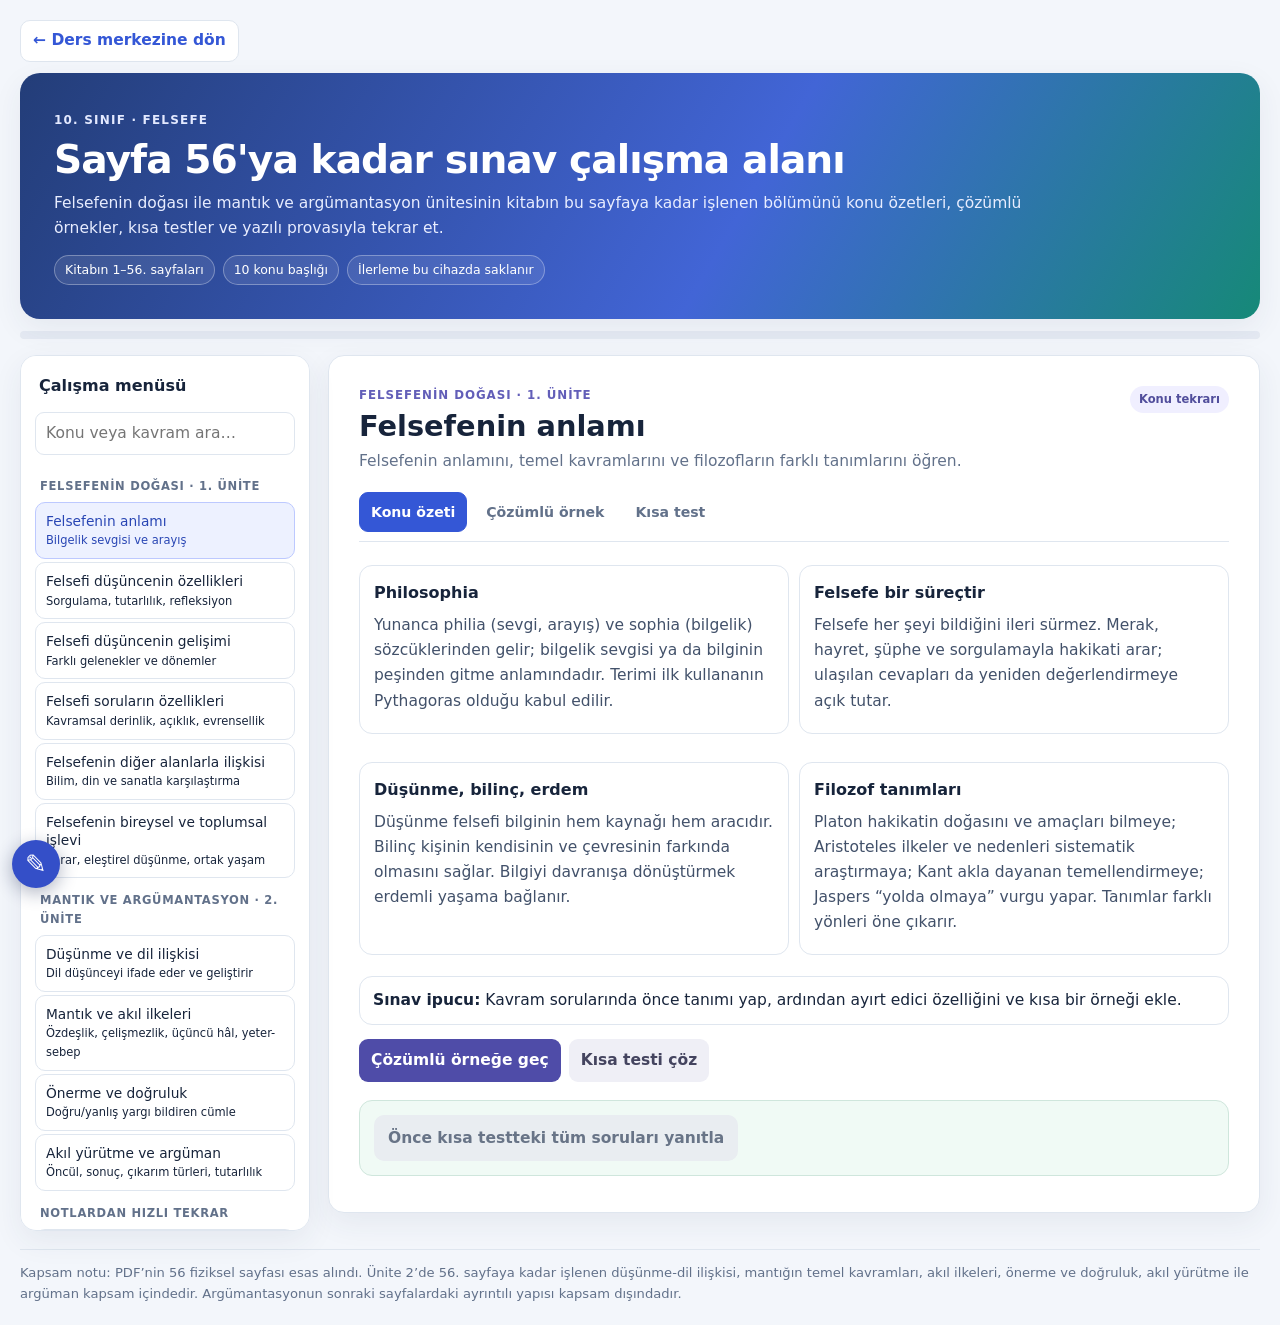
<file: outputs/10sinif_felsefe_sayfa56_calisma_alani.html>
<!doctype html>
<html lang="tr">
<head>
<meta charset="utf-8">
<meta name="viewport" content="width=device-width,initial-scale=1">
<meta name="theme-color" content="#f3f4f8">
<title>10. Sınıf Felsefe | Sayfa 56'ya Kadar Çalışma Alanı</title>
<style>
:root{--bg:#f3f4f8;--paper:#fff;--ink:#20243a;--muted:#6c7183;--line:#e3e4eb;--blue:#5753bd;--pale:#f0efff;--teal:#16816f;--gold:#a56c16;--shadow:0 10px 30px #26264812}*{box-sizing:border-box}body{margin:0;background:var(--bg);color:var(--ink);font:15.5px/1.62 system-ui,"Segoe UI",sans-serif}button,input{font:inherit}button{cursor:pointer}.wrap{max-width:1420px;margin:auto;padding:20px}.hero{color:white;padding:25px 28px;border-radius:20px;background:linear-gradient(120deg,#292852,#5552aa 57%,#8274bb);box-shadow:var(--shadow)}.hero small{font-size:.75rem;text-transform:uppercase;letter-spacing:.1em;font-weight:800;color:#e0dcff}.hero h1{font-size:clamp(1.5rem,3vw,2.2rem);line-height:1.2;margin:5px 0}.hero p{margin:8px 0 0;color:#ecebff;max-width:900px}.meta{display:flex;gap:8px;flex-wrap:wrap;margin-top:14px}.meta span{border:1px solid #ffffff50;background:#ffffff18;border-radius:999px;padding:4px 10px;font-size:.78rem}.meter{height:7px;background:#e5e6ef;border-radius:9px;margin:12px 0}.meter span{height:100%;display:block;width:0;background:#16816f;border-radius:9px;transition:.25s}.layout{display:grid;grid-template-columns:310px minmax(0,1fr);gap:17px;margin-top:16px}.side,.main{background:var(--paper);border:1px solid var(--line);border-radius:18px;box-shadow:var(--shadow)}.side{padding:14px;height:max-content;position:sticky;top:10px;max-height:calc(100vh - 24px);overflow:auto}.side h2{font-size:1rem;margin:3px 4px 9px}.search{width:100%;border:1px solid var(--line);border-radius:9px;padding:8px 10px;margin:3px 0 9px}.group-label{display:block;margin:13px 5px 6px;color:var(--muted);font-size:.72rem;font-weight:850;text-transform:uppercase;letter-spacing:.06em}.nav button{display:block;width:100%;border:1px solid transparent;background:white;color:var(--ink);text-align:left;border-radius:10px;padding:8px 10px;margin:3px 0;font-size:.86rem;line-height:1.35}.nav button.active{background:var(--pale);border-color:#cbc9f2;color:#37338b}.nav button.done:after{content:"  ✓";color:var(--teal);font-weight:900}.nav button.special{margin-top:10px;background:#fff7e8;border-color:#f0dfbd;font-weight:750}.mini{color:var(--muted);font-size:.84rem;padding:4px}.side-actions{margin-top:8px}.side-actions button,.actions button{border:0;border-radius:9px;padding:9px 12px;background:#efeff6;color:#44445f;font-weight:750}.main{padding:clamp(16px,2.7vw,30px);min-height:720px}.head{display:flex;justify-content:space-between;gap:14px;align-items:flex-start}.head h2{font-size:clamp(1.25rem,2.5vw,1.8rem);line-height:1.25;margin:5px 0}.head p{margin:0;color:var(--muted);max-width:820px}.eyebrow{font-size:.74rem;text-transform:uppercase;letter-spacing:.08em;font-weight:800;color:#625eb8}.tag,.pill{display:inline-block;border-radius:999px;background:#f0efff;color:#514e9c;padding:4px 9px;font-size:.72rem;font-weight:750;white-space:nowrap}.tabs{display:flex;gap:6px;border-bottom:1px solid var(--line);padding-bottom:8px;margin:17px 0 14px;overflow:auto}.tabs button{border:0;background:transparent;border-radius:9px;padding:8px 11px;color:var(--muted);font-size:.88rem;font-weight:750;white-space:nowrap}.tabs button.active{background:var(--pale);color:#37338b}.cols{display:grid;grid-template-columns:repeat(2,minmax(0,1fr));gap:10px}.card,.question,.example{border:1px solid var(--line);border-radius:13px;padding:14px;margin:9px 0;background:#fff}.card{background:#fafaff}.card h3,.question h3{font-size:1rem;margin:0 0 6px}.card p{margin:5px 0}.note{border-left:4px solid #d6a54a;background:#fff8e9;border-radius:9px;padding:11px 13px;margin:12px 0}.note.good{border-left-color:#169481;background:#edf9f6}.formula{border-left:4px solid var(--blue);background:#f0f0ff;border-radius:8px;padding:10px 12px;margin:10px 0;font-weight:750;overflow-wrap:anywhere}.example summary{cursor:pointer;font-weight:800}.solution{padding-top:8px}.solution p{margin:5px 0}.opts{display:grid;gap:6px}.opts button{border:1px solid var(--line);background:white;color:var(--ink);border-radius:9px;padding:8px 10px;text-align:left}.opts button:hover{border-color:#b6b2ec;background:#faf9ff}.opts button.right{border-color:#74c5ac;background:#effaf6}.opts button.wrong{border-color:#e6a0a8;background:#fff3f4}.why{margin-top:8px;color:var(--muted);font-size:.9rem;display:none}.why.show{display:block}.actions{display:flex;gap:8px;flex-wrap:wrap;margin:14px 0}.actions .primary{background:#4f4ca8;color:white}.score{font-weight:800;color:#17655b;margin:8px 0}.answer{width:100%;min-height:90px;border:1px solid var(--line);border-radius:9px;padding:10px;resize:vertical}.answer:focus,.search:focus{outline:3px solid #d6d4fb}.hidden{display:none!important}.footer{margin-top:18px;color:var(--muted);font-size:.82rem;border-top:1px solid var(--line);padding-top:12px}@media(max-width:850px){.layout{grid-template-columns:1fr}.side{position:relative;top:0;max-height:none}.main{min-height:0}}@media(max-width:600px){.wrap{padding:10px}.hero{padding:19px}.cols{grid-template-columns:1fr}.main{padding:15px}.head{display:block}.head h2{font-size:1.35rem}.tabs{overflow-x:auto}.nav{display:grid;grid-template-columns:repeat(2,minmax(0,1fr));gap:3px}.group-label{grid-column:1/-1}.side button,.tabs button,.actions button{min-height:44px}.question,.card,.example{padding:12px}}
</style>
<link rel="stylesheet" href="lesson-ui.css">
</head>
<body><div class="wrap"><a class="home" href="index.html">← Ders merkezine dön</a>
<header class="hero"><small>10. sınıf · Felsefe</small><h1>Sayfa 56'ya kadar sınav çalışma alanı</h1><p>Felsefenin doğası ile mantık ve argümantasyon ünitesinin kitabın bu sayfaya kadar işlenen bölümünü konu özetleri, çözümlü örnekler, kısa testler ve yazılı provasıyla tekrar et.</p><div class="meta"><span>Kitabın 1–56. sayfaları</span><span>10 konu başlığı</span><span>İlerleme bu cihazda saklanır</span></div></header>
<div class="meter" title="Tamamlanan konu testleri"><span id="progress"></span></div>
<div class="layout"><aside class="side"><h2>Çalışma menüsü</h2><input class="search" id="search" placeholder="Konu veya kavram ara…" aria-label="Konu ara"><div class="nav" id="navigation"></div><div class="side-actions"><div class="mini" id="done-label"></div><button type="button" onclick="resetProgress()">İlerlemeyi sıfırla</button></div></aside><main class="main" id="main" aria-live="polite"></main></div>
<footer class="footer">Kapsam notu: PDF’nin 56 fiziksel sayfası esas alındı. Ünite 2’de 56. sayfaya kadar işlenen düşünme-dil ilişkisi, mantığın temel kavramları, akıl ilkeleri, önerme ve doğruluk, akıl yürütme ile argüman kapsam içindedir. Argümantasyonun sonraki sayfalardaki ayrıntılı yapısı kapsam dışındadır.</footer></div>
<script>
const sections=[
{id:'meaning',title:'Felsefenin anlamı',group:'Felsefenin Doğası · 1. Ünite',short:'Bilgelik sevgisi ve arayış',desc:'Felsefenin anlamını, temel kavramlarını ve filozofların farklı tanımlarını öğren.',cards:[['Philosophia','Yunanca philia (sevgi, arayış) ve sophia (bilgelik) sözcüklerinden gelir; bilgelik sevgisi ya da bilginin peşinden gitme anlamındadır. Terimi ilk kullananın Pythagoras olduğu kabul edilir.'],['Felsefe bir süreçtir','Felsefe her şeyi bildiğini ileri sürmez. Merak, hayret, şüphe ve sorgulamayla hakikati arar; ulaşılan cevapları da yeniden değerlendirmeye açık tutar.'],['Düşünme, bilinç, erdem','Düşünme felsefi bilginin hem kaynağı hem aracıdır. Bilinç kişinin kendisinin ve çevresinin farkında olmasını sağlar. Bilgiyi davranışa dönüştürmek erdemli yaşama bağlanır.'],['Filozof tanımları','Platon hakikatin doğasını ve amaçları bilmeye; Aristoteles ilkeler ve nedenleri sistematik araştırmaya; Kant akla dayanan temellendirmeye; Jaspers “yolda olmaya” vurgu yapar. Tanımlar farklı yönleri öne çıkarır.']],examples:[['Felsefe neden tek cümleyle tanımlanamayabilir?','Çünkü filozoflar farklı çağ, sorun ve düşünce geleneklerinden hareket ederek felsefenin farklı yönlerini öne çıkarır. Ortak payda; akla dayalı sorgulama ve anlam arayışıdır.','Tanımlar farklılaşır; sorgulama ve hakikat arayışı ortaklaşır.']],quiz:[['“Philosophia” sözcüğünün en uygun karşılığı hangisidir?',['Bilimsel yöntem','Bilgelik sevgisi','Kesin bilgi','Gündelik alışkanlık'],1,'Philia sevgi/arayış, sophia bilgelik anlamındadır.'],['Felsefe için hangisi doğrudur?',['Bütün cevapları kesinleştirir','Yalnızca geçmişi inceler','Sürekli sorgulama ve arayış sürecidir','Deney sonuçlarıyla sınırlıdır'],2,'Felsefe cevapları ve kabulleri yeniden sorgulamayı sürdürür.']]},
{id:'features',title:'Felsefi düşüncenin özellikleri',group:'Felsefenin Doğası · 1. Ünite',short:'Sorgulama, tutarlılık, refleksiyon',desc:'Felsefi düşünmenin temel niteliklerini tanı ve örneklerde hangi özelliğin kullanıldığını ayırt et.',cards:[['Temel tutumlar','Merak etme, hayret etme, şüphe etme, sorgulama ve eleştirel olma; kabulleri ve dayanaklarını araştırmayı sağlar.'],['Akıl ve düzen','Rasyonel olma akıl ve mantığa dayanmayı; sistemli olma düşünceleri düzenli bir bütün içinde kurmayı; tutarlı olma çelişkiden kaçınmayı anlatır.'],['Refleksif ve yığılımlı','Refleksif düşünme, düşünce üzerine yeniden düşünmedir. Felsefe önceki görüşleri tartışarak birikimli (yığılımlı/kümülatif) biçimde ilerler; görüşler eleştiriyle değişebilir.'],['Evrensellik ve özgürlük','Felsefi sorunlar insanlığın ortak durumlarına yönelebilir. Felsefi düşünce özgür, yaratıcı ve kapsamlı sorgulamaya alan açar; yalnızca pratik bir sonuca indirgenmez.']],examples:[['Bir öğrenci kendi adalet anlayışını kendi davranışıyla karşılaştırıp çelişkiyi fark ediyor.','Kendi düşüncesini yeniden incelemesi refleksif; savunduğu ilkeyle davranışını uyumlu kılması tutarlı olma özelliğiyle ilgilidir.','Düşünce üzerine düşünme = refleksiyon.']],quiz:[['“Düşünme üzerine düşünme” hangi özelliktir?',['Evrensellik','Refleksif olma','Yığılımlı ilerleme','Hayret etme'],1,'Refleksiyon, zihnin kendi düşüncelerini yeniden değerlendirmesidir.'],['Felsefede önceki görüşlerden yararlanıp onları tartışarak yeni görüşler üretmek hangisidir?',['Yığılımlı ilerleme','Özdeşlik','Pratik düşünme','Kesinlik'],0,'Felsefe birikimli ilerler; önceki düşünceler yeni tartışmalara zemin olur.']]},
{id:'development',title:'Felsefi düşüncenin gelişimi',group:'Felsefenin Doğası · 1. Ünite',short:'Farklı gelenekler ve dönemler',desc:'Felsefenin tek bir kültürde bir anda doğmadığını; farklı coğrafyaların katkılarıyla geliştiğini kavra.',cards:[['Kökenler','Çin, Hindistan, İran, Mısır ve Mezopotamya düşünce birikimleri felsefenin gelişmesine katkıda bulunmuştur. Yazı ve biriken bilgi, evreni akla dayalı açıklama çabasını güçlendirmiştir.'],['İlk Çağ','Çin ve Hint geleneklerinde varlık, toplum, ahlak ve inanç öne çıkar. Antik Yunan’da doğa, varlık, bilgi, erdem ve siyaset gibi konular ele alınıp felsefi düşünce sistemli hâle gelmiştir.'],['Orta Çağ','Felsefe dinlerle yoğun etkileşime girer. Hristiyan düşüncesi ve İslam felsefesi farklı biçimlerde gelişir. İslam düşünürleri Antik Yunan ve başka medeniyetlerin mirasını yorumlayarak özgün eserler üretir.'],['Yeni ve yakın dönem','Aydınlanma’da akıl, özgürlük ve otoritenin eleştirisi önem kazanır. Sanayi ve siyasi devrimler felsefeyi etkiler. 20. yüzyılda dünya savaşları ve toplumsal değişimler yeni sorunlar ve akımlar doğurur.']],examples:[['“Felsefe yalnızca Antik Yunan’da doğmuştur.” yargısını değerlendir.','Eksik bir yargıdır. Antik Yunan felsefi düşüncenin sistemli hâle geldiği önemli merkezdir; ancak Çin, Hint, İran, Mısır ve Mezopotamya gibi gelenekler de düşünsel gelişime katkı sağlamıştır.','Kökenler çok merkezli; sistemli hâle gelişte Antik Yunan önemli.']],quiz:[['Kitaptaki açıklamaya göre felsefi düşünce nasıl gelişmiştir?',['Tek bir yerde, bir anda','Farklı toplumların birikimleriyle uzun bir süreçte','Yalnızca bilimsel deneylerle','Sadece Orta Çağ’da'],1,'Felsefi düşüncenin temelleri farklı coğrafyalarda oluşmuş, zamanla zenginleşmiştir.'],['İslam felsefesinin gelişiminde hangisi etkili olmuştur?',['Yalnızca Antik Yunan düşüncesi','Farklı medeniyetlerin düşünsel mirasının çevrilip yorumlanması','Felsefenin bilimden tamamen kopması','Yalnızca siyasi devrimler'],1,'İslam düşüncesi farklı mirasları yorumlayıp özgün çalışmalar üretmiştir.']]},
{id:'questions',title:'Felsefi soruların özellikleri',group:'Felsefenin Doğası · 1. Ünite',short:'Kavramsal derinlik, açıklık, evrensellik',desc:'Felsefi soruları pratik ve bilimsel sorulardan; öze yönelme, açık uçluluk ve evrensellik bakımından ayır.',cards:[['Öze ve kavramsal derinliğe yönelme','“Adalet nedir?” gibi sorular kavramın anlamını, temellerini ve özünü araştırır. “Bu karar adil mi?” belirli bir olayı değerlendiren pratik sorudur.'],['Açık uçluluk','Felsefi sorular tek ve kesin yanıtla kapanmaz. Aynı soruya farklı, gerekçelendirilmiş yanıtlar verilebilir; her yanıt yeni sorular doğurabilir.'],['Evrensellik','Felsefi sorular zaman ve mekânı aşan insanlık durumlarına yönelir: “İdeal bir toplum nasıl olmalıdır?” gibi.'],['Soru türlerini ayır','“Pencere açık mı?” günlük/pratik; “Su kaç derecede kaynar?” ölçülebilir bilimsel; “Güzellik nedir?” kavramsal ve tartışmaya açık olduğu için felsefi sorudur.']],examples:[['“Okullar ne zaman açılacak?” felsefi soru mudur?','Hayır. Belirli bir tarihle doğrulanabilecek pratik bir bilgi sorusudur. “Eğitimde fırsat eşitliği nedir?” ise kavramı ve değerleri sorgular.','Ölçülebilir/tek yanıtlı sorular genellikle felsefi değildir.']],quiz:[['Hangisi felsefi sorudur?',['Bu şehirde kaç kişi yaşıyor?','Pencere kapalı mı?','Adalet her zaman eşitlik midir?','Saf su kaç derecede donar?'],2,'Adalet ve eşitlik kavramlarının ilişkisini sorgular, tek ölçüm yanıtı yoktur.'],['Felsefi soruların açık uçlu olması ne demektir?',['Yanıt verilemez','Yalnızca deneyle çözülür','Tek kesin yanıtla kapanmaz, farklı gerekçeli yanıtlar alabilir','Her yanıt eşit derecede tutarlıdır'],2,'Açık uçluluk farklı yanıtları ve gerekçeli tartışmayı mümkün kılar.']]},
{id:'relations',title:'Felsefenin diğer alanlarla ilişkisi',group:'Felsefenin Doğası · 1. Ünite',short:'Bilim, din ve sanatla karşılaştırma',desc:'Felsefenin bilim, din ve sanatla ortak yanlarını ve yöntem bakımından ayrımlarını öğren.',cards:[['Felsefe ve bilim','İkisi de evren, insan ve yaşamı açıklamaya çalışır; akıl ve sistemli araştırmadan yararlanır. Bilim daha sınırlı alanlarda gözlem ve deneye yönelirken felsefe daha bütüncül, eleştirel ve kavramsal sorgular.'],['Felsefe ve din','İnsan, evren ve yaşamın anlamı her ikisinin de konusudur. Felsefe akıl ve eleştirel sorgulamaya; din inanç ve vahye dayanır.'],['Felsefe ve sanat','İkisi de insanın anlam arayışına ve yaratıcı düşünceye alan açar. Sanat estetik biçim ve duygu yoluyla anlatır; felsefe kavram ve gerekçelerle tartışır.'],['Felsefenin alt alanları','Varlık, bilgi, ahlak, estetik/sanat, siyaset, din ve bilim felsefeleri temel problemleri kendi açısından inceler.']],examples:[['“Felsefe ve bilim tamamen aynıdır.” ifadesindeki eksik nedir?','İki alan akıl ve sistemli araştırmadan yararlanır; ancak bilimin yöntemi çoğunlukla gözlem/deney ve sınırlı olgusal alanlara dayanırken felsefe kavramların temellerini ve daha bütüncül problemleri sorgular.','Benzerlik: akıl ve sistem. Fark: soru alanı ve yöntem.']],quiz:[['Felsefe ve din arasındaki temel yöntem farkı hangisidir?',['Felsefe inanca, din deneye dayanır','Felsefe akla ve eleştiriye, din inanç ve vahye dayanır','İkisi de yalnızca gözlem kullanır','Aralarında hiçbir ortak konu yoktur'],1,'İkisi ortak varoluşsal konulara eğilebilir; dayanakları farklıdır.'],['Bilgi felsefesi temel olarak neyi sorgular?',['İdeal devlet düzenini','Bilginin imkânını, kaynağını ve doğruluk ölçütlerini','Sanat eserlerinin güzelliğini','Dinî ritüelleri'],1,'Bilgi felsefesi bilginin mümkün olup olmadığını, nereden geldiğini ve nasıl doğrulandığını inceler.']]},
{id:'function',title:'Felsefenin bireysel ve toplumsal işlevi',group:'Felsefenin Doğası · 1. Ünite',short:'Karar, eleştirel düşünme, ortak yaşam',desc:'Felsefi sorgulamanın bireyin kararlarına ve toplumun gelişimine katkılarını ayırt et.',cards:[['Bireysel işlevler','Farklı bakış açıları geliştirme, sorunlara alternatif çözüm üretme, kararları gerekçelendirme, eleştirel düşünme, öz farkındalık ve düşünceyi gerektiğinde değiştirme.'],['Toplumsal işlevler','Ortak sorunları tartışma, hak ve adalet duyarlılığı, kapsayıcı toplum, farklı görüşlerle diyalog ve toplumsal değişimi değerlendirme.'],['Kuramdan yaşama','Felsefe yalnızca kitap bilgisinden ibaret değildir. Kişi görüşlerini günlük yaşamla ilişkilendirip gerekçelerini eylemlerinde de gözettiğinde felsefi düşünme pratiğe yansır.']],examples:[['Reklamın baskısıyla telefon alacak birinin ihtiyacını ve seçiminin özgür olup olmadığını sorgulaması hangi işleve örnektir?','Kendi kararının nedenlerini inceleyip dış baskıları fark etmesi, felsefenin bireysel işlevlerine; bilinçli ve gerekçeli karar vermeye örnektir.','Sorgulama → gerekçeli seçim → sorumlu eylem.']],quiz:[['Aşağıdakilerden hangisi felsefenin toplumsal işlevine örnektir?',['Hazır cevapları ezberletmek','Farklı görüşlerin gerekçeli biçimde tartışılmasını ve ortak sorunların değerlendirilmesini sağlamak','Bilimsel ölçümü ikame etmek','Bütün değerleri ortadan kaldırmak'],1,'Felsefe toplumsal meselelerde diyalog ve eleştirel değerlendirme kültürünü destekler.'],['Felsefi bilginin yaşama yansıması neyi anlatır?',['Felsefenin yalnızca teorik kalmasını','Gerekçeli düşüncenin karar ve davranışlarda kullanılmasını','Bütün sorulara aynı cevabın verilmesini','Görüşlerin sorgulanmamasını'],1,'Kitap bilgisini yaşantıda düşünme ve eyleme dönüştürmektir.']]},
{id:'language',title:'Düşünme ve dil ilişkisi',group:'Mantık ve Argümantasyon · 2. Ünite',short:'Dil düşünceyi ifade eder ve geliştirir',desc:'Düşünmenin zihinsel süreç, dilin sembollerle anlam kurma ve iletişim aracı oluşunu; aralarındaki farklı görüşleri kavra.',cards:[['Düşünme','Zihnin anlamlandırma, sorgulama, karşılaştırma ve çıkarım yapma etkinliğidir. Kavram ve imgelerle yürür; her zaman sesli konuşma biçiminde olmak zorunda değildir.'],['Dil','Duygu ve düşünceleri sembollerle ifade eder. İletişimin yanında anlamlandırma aracıdır; düşünceleri somutlaştırıp paylaşmayı sağlar.'],['İlişkiye dair üç yaklaşım','Bir görüş dili ve düşünmeyi özdeş sayar; ikinci görüş düşünmenin dil olmadan da gerçekleşebileceğini, dilin ifade aracı olduğunu savunur; üçüncüsü dil ve düşünmenin birbirini etkilediğini, ama özdeş olmadığını söyler.'],['Dilin katkısı','Zengin ve doğru kullanılan dil kavramları ayırt etmeyi, düşünceyi düzenlemeyi ve başkalarına açık biçimde aktarmayı kolaylaştırır.']],examples:[['Bir öğrenci yanıtı zihninde kuruyor ama henüz söylemiyor. Düşünme gerçekleşmiş midir?','Evet. Düşünme zihinsel bir süreçtir ve dil olmadan da bazı düşünceler kurulabilir. Ancak dil, düşünceyi düzenlemeye, somutlaştırmaya ve başkalarıyla paylaşmaya yardımcı olur.','Düşünme ve dil ilişkili; fakat her görüşe göre özdeş değildir.']],quiz:[['Kitaptaki yaklaşımlardan birine göre dilin düşünmeyle ilişkisi nasıl açıklanır?',['Dil sadece biyolojik bir reflekstir','Dil düşünceleri geliştirip düzenleyebilir','Düşünme her durumda imkânsızdır','Dil hiçbir anlam taşımaz'],1,'Dil düşünceyi düzenler, geliştirir ve dışa vurulabilir kılar.'],['Düşünme ile dilin özdeş olmadığını savunan görüşe göre hangisi mümkündür?',['Dilsiz hiçbir düşünce oluşamaz','Düşünme dil olmadan da gerçekleşebilir; düşünceyi aktarmada dil gerekir','Dil ve düşünme arasında ilişki yoktur','Dil sadece yazıdan oluşur'],1,'Kitap, dil olmadan düşünmenin mümkün olabileceğini; ifade için dilin gerekli olduğunu da aktarır.']]},
{id:'logic',title:'Mantık ve akıl ilkeleri',group:'Mantık ve Argümantasyon · 2. Ünite',short:'Özdeşlik, çelişmezlik, üçüncü hâl, yeter-sebep',desc:'Mantığın doğru düşünme ve akıl yürütme aracı oluşunu, dört temel akıl ilkesini öğren.',cards:[['Mantık','Doğru düşünme ve akıl yürütme biçimlerini inceler; zihni hatalardan korumaya ve düşünceleri tutarlı kurmaya yardımcı olur.'],['Özdeşlik ilkesi','Bir terim akıl yürütme boyunca aynı anlamda kullanılmalıdır. “A, A’dır.” Örneğin “adalet” kavramını tartışma ortasında fark ettirmeden başka anlama çevirmemek gerekir.'],['Çelişmezlik ilkesi','Bir yargı aynı anda ve aynı bakımdan hem doğru hem yanlış olamaz. Birbirine çelişik iki yargı birlikte savunulamaz.'],['Üçüncü hâlin imkânsızlığı','Bir yargı ya doğrudur ya yanlıştır; arada üçüncü bir doğruluk değeri yoktur (klasik mantık bağlamında).'],['Yeter-sebep ilkesi','Bir yargı veya olgu için yeterli neden bulunmalıdır; gerekçe olmadan bir sonucu kabul etmemek gerekir.']],examples:[['Bir tartışmada “özgürlük” önce seçim yapabilme, sonra hiçbir sorumluluğu olmama anlamında kullanılıyor. Sorun hangi ilkedir?','Aynı terimin anlamı akıl yürütme içinde değiştirildiği için özdeşlik ilkesine uyulmamıştır.','Terim baştan sona aynı anlamda kullanılmalı.']],quiz:[['“Bir terime başta verilen anlam tartışma boyunca korunmalıdır.” hangi ilkedir?',['Yeter-sebep','Özdeşlik','Çelişmezlik','Üçüncü hâlin imkânsızlığı'],1,'Özdeşlik ilkesi terimin aynı anlamda kalmasını ister.'],['Yeter-sebep ilkesi neyi vurgular?',['Her sonucun yeterli bir gerekçeye dayanmasını','Bir şeyin kendisiyle aynı olmasını','Çelişik yargıların birlikte doğru olmasını','Bütün soruların tek yanıtı olmasını'],0,'Yargı ve olgular için yeterli neden aranır.']]},
{id:'propositions',title:'Önerme ve doğruluk',group:'Mantık ve Argümantasyon · 2. Ünite',short:'Doğru/yanlış yargı bildiren cümle',desc:'Önerme olan ifadeleri soru, emir ve dilek cümlelerinden ayır; önermenin doğruluk değerini belirle.',cards:[['Önerme nedir?','Doğru ya da yanlış olabilen bir yargı bildiren cümledir. Örneğin “Dünya Güneş’in çevresinde dolanır.” doğru; “Bir hafta altı gündür.” yanlış olsa da ikisi önermedir.'],['Önerme olmayanlar','Soru, emir, istek ve dilek cümlelerine doğru/yanlış denemez. “Kapıyı kapat.” bir emir; “Yarın yağmur yağacak mı?” sorudur, önerme değildir.'],['Yapısı ve türleri','Önermede özne, yüklem ve bağ bulunur. Önermeler olumlu veya olumsuz olabilir. Birden fazla yargı bağlaçlarla birleşirse bileşik önerme oluşabilir.'],['Doğruluk','Bir önermenin ifade ettiği yargının gerçeğe uygun olmasıdır. Yanlış önerme de önerme olma niteliğini korur; doğruluk değeri yanlış olur.']],examples:[['“İstanbul ve Kayseri büyükşehir statüsündedir.” önerme midir?','Evet. Doğru ya da yanlışlığı değerlendirilebilen bir yargı bildirir. “Yemek tercihleri genetik olarak aktarılabilir mi?” ise soru cümlesi olduğu için önerme değildir.','Önerme ölçütü: doğruluk değeri alabilmesi.']],quiz:[['Hangisi önerme değildir?',['Ay, Dünya’nın uydusudur.','Bir hafta yedi gündür.','Yarın hava nasıl olacak?','Demir ısıtılınca genleşir.'],2,'Soru cümlesi doğru veya yanlış yargı bildirmez.'],['Yanlış olan bir cümle önerme sayılır mı?',['Hayır, yanlışsa önerme değildir','Evet; doğru ya da yanlış yargı bildirebiliyorsa önermedir','Yalnız soruysa','Sadece olumluysa'],1,'Önerme doğru da yanlış da olabilir; ikisi de doğruluk değeridir.']]},
{id:'reasoning',title:'Akıl yürütme ve argüman',group:'Mantık ve Argümantasyon · 2. Ünite',short:'Öncül, sonuç, çıkarım türleri, tutarlılık',desc:'Kitabın 56. sayfasına kadar geçen akıl yürütme, öncül-sonuç, argüman ve tutarlılık kavramlarını öğren.',cards:[['Akıl yürütme','Zihnin yargılar arasında bağ kurarak bilinenlerden bilinmeyene ulaşmasıdır. Kanıtlayan önermeler öncül, bu öncüllerle desteklenen yargı sonuçtur.'],['Tümdengelim','Genel bir yargıdan özel bir sonuca ulaşır. Örnek: Bütün bitkiler fotosentez yapar; çınar bitkidir; o hâlde çınar fotosentez yapar.'],['Tümevarım ve analoji','Tümevarım gözlenen örneklerden genelleme yapar. Analoji, bazı yönlerden benzer iki şeyin başka bir yönden de benzer olacağını çıkarır; sonucu kesin garanti etmez.'],['Argüman ve görüş','Görüş, bir konu hakkındaki yargıdır. Argüman, bir görüşü kanıtlarla desteklemek, gerekçelendirmek ya da çürütmek için kullanılan iddialar bütünüdür.'],['Tutarlılık ve safsata','Tutarlı akıl yürütmede öncüller sonucu destekler ve birbirleriyle çelişmez. Safsata, ikna edici görünebilen hatalı akıl yürütmedir; kişiye saldırı veya gerekçesiz sonuca sıçrama buna örnek olabilir.']],examples:[['“Bütün kuşlar kanatlıdır. Serçe kuştur. O hâlde serçe kanatlıdır.” öğelerini belirle.','İlk iki cümle öncüldür; “Serçe kanatlıdır” sonuçtur. Genelden özel duruma geçtiği için tümdengelimdir.','Öncüller → çıkarım → sonuç.']],quiz:[['Bir argümanda sonucu destekleyen önermelere ne denir?',['Safsata','Öncül','Analoji','Görüş'],1,'Öncüller, sonucu kanıtlamaya veya desteklemeye çalışan önermelerdir.'],['Tek tek gözlenen metallerden genel bir yargıya ulaşma hangi akıl yürütmedir?',['Tümdengelim','Tümevarım','Analoji','Çelişmezlik'],1,'Tümevarım, gözlenen örneklerden genellemeye gider.'],['Akdeniz ülkelerinden ikisiyle benzerlik kurup Türkiye için tahmin yürütmek hangi türdür?',['Özdeşlik','Tümevarım','Analoji','Üçüncü hâl'],2,'Analoji benzerliklerden hareketle başka özelliklerin de benzer olabileceği sonucunu çıkarır.']]},
{id:'fallacies',title:'Safsatalar ve sınavda sık karışanlar',group:'Notlardan hızlı tekrar',short:'Hatalı akıl yürütmeyi tanı ve gerekçelendir',desc:'Eklediğin yazılı notlarındaki safsata türlerini ve puan kaybettiren kavram karışıklıklarını örneklerle tekrar et.',cards:[['Safsatayı bulmanın yolu','Önce iddia ile sonucu belirle. Sonra gerekçenin sonucu gerçekten destekleyip desteklemediğini sor. Kanıt yerine ün, çoğunluk, kişiye saldırı, eksik alıntı, zayıf benzetme ya da yalnızca art arda gelme kullanılıyorsa safsata olabilir.'],['Kişiye saldırma ve otoriteye başvurma','Kişiye saldırmada görüş yerine görüşü söyleyen hedef alınır. Otoriteye başvurmada iddia, kanıt yerine bir kişinin ünü veya makamıyla doğru gösterilmeye çalışılır.'],['Çoğunluğa başvurma ve cımbızlama','Çoğunluğa başvurma, bir görüşü çok kişi benimsiyor diye doğru sayar. Cımbızlama, bir sözün yalnızca işe yarayan bölümünü bağlamından koparıp kullanır.'],['Yanlış analoji ve nedensellik hatası','Yanlış analoji, önemli farkları göz ardı edip yüzeysel benzerlikten sonuç çıkarır. Nedensellik hatası, iki olay art arda geldi diye birini diğerinin nedeni sayar.'],['Sınavda karıştırılanlar','Felsefi soru ile ölçülebilir bilimsel soruyu; tek kavram ile doğruluk değeri olan önermeyi; tümdengelim ile tümevarımı ayır. “Bence” demek yetmez: görüşünü gerekçeyle destekle.']],examples:[['“Herkes bu ürünü kullanıyor, demek ki en iyisi.” hangi safsatadır?','Ürünün niteliği hakkında kanıt sunulmuyor; çok kişinin tercih etmesi doğruluğun kanıtıymış gibi kullanılıyor. Bu, çoğunluğa/popülerliğe başvurma safsatasıdır.','Kanıt yerine çoğunluk kullanılmış.']],quiz:[['“Onun önerisini dinlemeyin; zaten derste başarısız.” hangi safsatadır?',['Otoriteye başvurma','Kişiye saldırma','Cımbızlama','Nedensellik hatası'],1,'Önerinin içeriği ele alınmıyor; öneriyi sunan kişiye saldırılıyor.'],['Bir görüşü yalnızca ünlü biri söylediği için doğru kabul etmek hangisidir?',['Otoriteye başvurma','Yanlış analoji','Tümevarım','Özdeşlik'],0,'Ün, iddianın kanıtı yerine geçirilmiştir.'],['“Dün uğurlu kalemimi kullandım ve sınavım iyi geçti; demek ki başarıyı kalem getirdi.” hangi hata?',['Çoğunluğa başvurma','Cımbızlama','Nedensellik hatası','Kişiye saldırma'],2,'Ardışık iki durum arasında kanıtlanmamış bir neden-sonuç bağı kuruluyor.']]},
{id:'exammethod',title:'Sınav notu: yanıtı nasıl kurmalı?',group:'Notlardan hızlı tekrar',short:'Tanım + ayırt edici gerekçe + örnek',desc:'Notlardaki yaygın sınav hatalarını önlemek ve kısa yanıtları gerekçeli kurmak için bu kontrol listesini kullan.',cards:[['1 · Kavramı tanımla','Yalnızca “felsefe sevgidir” yazma. Philosophia sözcüğünün philia (sevgi/arayış) ve sophia (bilgelik) bileşenlerini belirt; bilgelik sevgisi ve arayışı olduğunu açıkla.'],['2 · Nedenini göster','Bir soruyu felsefi diye sınıflandırırken kavramsal derinlik, açık uçluluk veya evrensellik ölçütlerinden en az ikisini gerekçeyle ilişkilendir. Bilimsel soruda ölçüm, gözlem veya deney imkânını belirt.'],['3 · Kavramları karıştırma','“Kalem” bir kavramdır; “Kalem masadadır.” doğru ya da yanlış olabildiği için önermedir. Soru, emir, dilek ve ünlem cümleleri doğruluk değeri taşımaz.'],['4 · Akıl yürütmeyi yönüyle tanı','Genel yargıdan özel sonuca tümdengelim; gözlemlerden genel sonuca tümevarım; benzerlikten başka bir benzerlik sonucuna analoji denir. Tümdengelimde biçim geçerliyse öncüller doğru olduğunda sonuç zorunludur; diğer iki türde sonuç olasılıklıdır.'],['5 · Safsatayı adlandır ve açıkla','Sadece safsatanın adını yazma. Kanıt yerine neyin kullanıldığını ve bunun sonucu neden desteklemediğini bir cümleyle belirt.'],['Kısa yanıt şablonu','“Bu … örneğidir; çünkü … . Burada … ölçütü/kanıt yerine … kullanılmıştır.” Tanım, ayırt edici özellik ve örnek puanlamayı görünür kılar.']],examples:[['“Kalem bir önermedir.” ifadesini düzelt.','“Kalem” tek başına bir kavramdır. “Kalem masadadır.” ise bir yargı bildirir; doğru veya yanlış olabileceği için önermedir.','Kavram ≠ önerme.']],quiz:[['Hangisi sınav yanıtını daha iyi temellendirir?',['Bence felsefidir.','Felsefidir çünkü felsefi.','Kavramın özünü sorguladığı ve tek ölçülebilir yanıtla kapanmadığı için felsefidir.','Öğretmen öyle dedi.'],2,'Sınıflandırma ölçütü açıkça belirtilip soruyla ilişkilendirilmiştir.'],['Bir safsata sorusuna tam yanıt verirken ne eklenmelidir?',['Yalnızca örneği tekrar etmek','Safsatanın adını ve kanıt yerine ne kullanıldığını açıklamak','Kendi görüşünü gerekçesiz yazmak','Konuyla ilgisiz tanım eklemek'],1,'Adlandırmanın yanında gerekçe de verilmelidir.']]}
];
const exam=[
['Felsefe sözcüğünün kökenini açıklayın; felsefenin bir süreç oluşunu bir cümleyle belirtin.','Philia (sevgi/arayış) + sophia (bilgelik) = bilgelik sevgisi. Felsefe, bilgiyi arayıp ulaşılan yanıtları da sorgulamayı sürdüren bir süreçtir.'],
['Refleksif düşünme ile tutarlı olmayı kısa birer tanımla ayırın.','Refleksif düşünme, düşünce üzerine yeniden düşünmektir. Tutarlılık, görüşlerin ve davranışların çelişmemesi/uyumlu olmasıdır.'],
['Felsefi düşüncenin gelişiminde Antik Yunan ile diğer medeniyetlerin katkısını karşılaştırın.','Felsefi düşüncenin kökleri Çin, Hint, İran, Mısır ve Mezopotamya gibi farklı geleneklere uzanır; Antik Yunan’da sistemli hâle gelmiştir.'],
['“Güzelliğin evrensel bir ölçütü var mıdır?” sorusunun felsefi olmasının iki nedenini yazın.','Güzellik kavramının özünü ve ölçütünü sorgular; tek ve kesin yanıtla kapanmaz ve insanlığın ortak deneyimine yönelir.'],
['Felsefe, bilim ve dinin bir ortak yönünü ve bir farklılığını belirtin.','Felsefe ve bilim akla ve sistemli incelemeye dayanır; dinî düşünce inanç/vahiy temelli olabilir. Felsefe daha bütüncül ve eleştirel kavram sorgulaması yapar.'],
['Düşünme ile dil arasındaki ilişkiyi açıklayın.','Düşünme zihinsel anlamlandırma ve çıkarım sürecidir; dil düşünceleri sembollerle ifade eder, düzenler, somutlaştırır ve paylaşmaya yarar. Bazı düşünceler dil olmadan da kurulabilir.'],
['Özdeşlik ve çelişmezlik ilkelerine birer örnek verin.','Özdeşlik: “adalet” terimini tartışma boyunca aynı anlamda kullanmak. Çelişmezlik: aynı anda ve aynı bakımdan bir yargının hem doğru hem yanlış olduğunu savunmamak.'],
['“Dünya, Güneş’in çevresinde dolanır.” ve “Kapıyı kapat.” ifadelerini önerme olup olmamaya göre sınıflandırın.','İlki doğru/yanlış değeri alabilen yargı olduğu için önermedir. İkincisi emir cümlesidir; doğruluk değeri almadığı için önerme değildir.'],
['Öncül ve sonucu gösterin: “Bütün memeliler sıcakkanlıdır. Yunus memelidir. Öyleyse yunus sıcakkanlıdır.”','İlk iki cümle öncül, son cümle sonuçtur. Genelden özel sonuca gittiği için tümdengelimdir.'],
['Tümevarım ile analojiyi ayırt edin.','Tümevarım birçok gözlenen örnekten genel sonuca gider. Analoji, benzer iki şeyin bazı ortak özelliklerinden başka bir benzerlik çıkarır; benzerlik çıkarımı kesin kanıt değildir.']
];
const noteExam1=[
['Kısa bir diyalogda bir öğrenci alıştığı ağaca şaşırır, biri bildiklerinin dayanağını sorgular, üçüncüsü kendi sorusunun nedenini inceler. Her birinde öne çıkan felsefi düşünme özelliğini yazın.','Şaşırıp alışılmışı yeniden fark etme hayret etme; kabul edilen bilginin dayanağını sınama şüphe etme; kendi düşünme sürecini değerlendirme refleksif olmadır.'],
['“Mutluluk nedir?” ile “Bir litre suyun kütlesi kaç gramdır?” sorularını sınıflandırıp ilk sorunun iki felsefi niteliğini belirtin.','İlk soru mutluluk kavramının özünü arar ve tek kesin yanıtla kapanmaz; felsefi sorudur. İkinci soru ölçümle yanıtlanabilen bilimsel/pratik sorudur.'],
['Felsefe ile bilim için bir ortaklık ve bir farklılık yazın.','İkisi de akıl ve sistemli incelemeden yararlanır. Bilim varlığı sınırlı açılardan gözlem/deneyle araştırırken felsefe daha bütüncül ve kavramsal sorgulama yapar.'],
['Dil-düşünme ilişkisine dair “özdeş”, “bağımsız” ve “etkileşimli” görüşleri birer cümleyle açıklayın.','Özdeş görüşte düşünme içsel konuşmadır. Bağımsız görüşte düşünme dil olmadan da oluşur, dil yalnızca aktarır. Etkileşim görüşünde dil ve düşünme birbirini geliştirir ama biri diğerine indirgenemez.'],
['“Bütün metaller ısınınca genleşir.” ve “Keşke yarın tatil olsa!” cümlelerini önerme bakımından ayırın; “Bir yargı ya doğrudur ya değildir.” ilkesini adlandırın.','İlk cümle doğru/yanlış yargı bildirdiğinden önermedir. İkinci cümle dilektir ve doğruluk değeri yoktur. İlke, üçüncü hâlin imkânsızlığıdır.'],
['“Bütün memeliler akciğerle solunum yapar. Yunus memelidir. Öyleyse yunus akciğerle solunum yapar.” çıkarımını çözümleyin; “Çok kişi aldı, demek ki en iyisi.” sözündeki safsatayı belirtin.','İki genel/özel öncül ve bir sonuç içerir; genelden özele gittiği için tümdengelimdir. İkinci söz, çoğunluğun tercihini kanıt yerine koyduğu için popülerliğe başvurmadır.']
];
const noteExam2=[
['Felsefi düşüncenin farklı medeniyetlerdeki köklerini ve Antik Yunan’ın rolünü açıklayın.','Çin, Hindistan, İran, Mısır ve Mezopotamya gibi gelenekler düşünsel köklere katkı sağlamıştır. Antik Yunan’da felsefe sistemli hâle gelmiştir.'],
['Bir felsefe atölyesinin bireye ve topluma sağlayabileceği birer katkı yazın; felsefenin din veya sanattan bir ayrımını ekleyin.','Bireysel katkı: eleştirel düşünme ve gerekçeli karar alma. Toplumsal katkı: tartışma kültürü ve ortak sorunlara çözüm arama. Felsefe akıl ve mantığa; din vahye/inanca ya da sanat hayal gücü/duyguya dayanır.'],
['Bir öğrenci satranç hamlesini sessizce zihninde düşünüyor, sonra anlatırken düşüncesi netleşiyor. Bu örnek dil ve düşünme ilişkisi hakkında ne gösterir?','Dil olmadan bazı düşünceler kurulabilir. Düşünceyi anlatmak ve düzenlemek dili gerektirir; ifade etme süreci düşünceyi de netleştirebilir.'],
['Dil toplumsal uzlaşma olarak görülüyorsa, kişilerin sözcüklere tamamen farklı anlamlar vermesi iletişimi nasıl etkiler?','Ortak anlamlar bozulursa kişiler aynı göstergeleri farklı yorumlar; anlaşma ve düşünce aktarımı zorlaşır. Dil, anlamı toplumca paylaşılan sembollerle kurar.'],
['“Ay, Dünya’nın uydusudur.” ve “Ders bitince ışıkları kapat!” ifadelerini önerme ve doğruluk değeri bakımından karşılaştırın. Ayrıca “bir yargı aynı anda doğru ve yanlış olamaz” ilkesini adlandırın.','İlk cümle doğru bir önerme ve doğruluk değeri vardır. İkincisi emir olduğundan önerme değildir. İlke çelişmezlik ilkesidir.'],
['Birkaç gün geç kalan bir öğrenciden hareketle “Kardeşim her gün geç kalır.” sonucuna varmak hangi akıl yürütmedir; sonuç kesin midir? “Onu dinlemeyin, tembeldir.” sözündeki safsatayı açıklayın.','Tekil gözlemlerden genelleme yapıldığı için tümevarımdır; az sayıda gözlemle ulaşılan sonuç olasılıklıdır, kesin değildir. İkinci söz kişiye saldırmadır; görüş yerine konuşan kişi hedef alınmıştır.']
];
let active='meaning',mode='lesson',done=loadDone();
function loadDone(){try{return JSON.parse(localStorage.getItem('philosophy56Done')||'[]')}catch{return []}}
function esc(s){return String(s).replace(/[&<>"']/g,c=>({'&':'&amp;','<':'&lt;','>':'&gt;','"':'&quot;',"'":'&#39;'}[c]))}
function nav(){const groups=[...new Set(sections.map(s=>s.group))];document.getElementById('navigation').innerHTML=groups.map(g=>`<span class="group-label">${esc(g)}</span>`+sections.filter(s=>s.group===g).map(s=>`<button class="${active===s.id?'active':''} ${done.includes(s.id)?'done':''}" onclick="openSection('${s.id}')">${esc(s.title)}<br><small>${esc(s.short)}</small></button>`).join('')).join('')+`<button class="special ${active==='exam'?'active':''}" onclick="openExam()">Yazılı provası<br><small>3 prova · 22 açık uçlu soru</small></button>`;document.getElementById('done-label').textContent=`${done.length} / ${sections.length} konu testi tamamlandı`;document.getElementById('progress').style.width=`${done.length/sections.length*100}%`}
function openSection(id){active=id;mode='lesson';nav();render()}function openExam(){active='exam';examSet='mixed';nav();examHtml()}function setMode(m){mode=m;render()}
function render(){const s=sections.find(x=>x.id===active);if(!s)return;document.getElementById('main').innerHTML=`<div class="head"><div><div class="eyebrow">${esc(s.group)}</div><h2>${esc(s.title)}</h2><p>${esc(s.desc)}</p></div><span class="tag">${done.includes(s.id)?'Tamamlandı':'Konu tekrarı'}</span></div><div class="tabs"><button class="${mode==='lesson'?'active':''}" onclick="setMode('lesson')">Konu özeti</button><button class="${mode==='examples'?'active':''}" onclick="setMode('examples')">Çözümlü örnek</button><button class="${mode==='quiz'?'active':''}" onclick="setMode('quiz')">Kısa test</button></div>${mode==='lesson'?lessonHtml(s):mode==='examples'?examplesHtml(s):quizHtml(s.quiz,s.id)}`}
function lessonHtml(s){return `<div class="cols">${s.cards.map(c=>`<section class="card"><h3>${esc(c[0])}</h3><p>${esc(c[1])}</p></section>`).join('')}</div><div class="note good"><b>Sınav ipucu:</b> Kavram sorularında önce tanımı yap, ardından ayırt edici özelliğini ve kısa bir örneği ekle.</div><div class="actions"><button class="primary" onclick="setMode('examples')">Çözümlü örneğe geç</button><button onclick="setMode('quiz')">Kısa testi çöz</button></div>`}
function examplesHtml(s){return s.examples.map((e,i)=>`<details class="example" ${i===0?'open':''}><summary>${esc(e[0])}</summary><div class="solution"><p>${esc(e[1])}</p><div class="formula">${esc(e[2])}</div></div></details>`).join('')+`<div class="actions"><button class="primary" onclick="setMode('quiz')">Bu konudan kendini dene</button></div>`}
function quizHtml(qs,id){return `<div class="note">Önce kendin yanıtla. Seçiminden sonra doğru yanıt ve kısa açıklama görünür. Konuyu bitirmek için tüm soruları yanıtla.</div><div id="score" class="score"></div>${qs.map((q,i)=>`<section class="question"><h3>${i+1}. ${esc(q[0])}</h3><div class="opts">${q[1].map((o,j)=>`<button onclick="answer(this,${j},${q[2]})">${String.fromCharCode(65+j)}. ${esc(o)}</button>`).join('')}</div><div class="why">${esc(q[3])}</div></section>`).join('')}<div class="actions"><button onclick="resetQuiz()">Yanıtları temizle</button></div>`}
function answer(btn,choice,correct){const box=btn.closest('.question');if(box.dataset.answered)return;box.dataset.answered='1';const buttons=box.querySelectorAll('.opts button');buttons[correct].classList.add('right');if(choice!==correct)btn.classList.add('wrong');btn.classList.add('chosen');box.querySelector('.why').classList.add('show');const all=[...document.querySelectorAll('#main .question')],n=all.filter(x=>x.dataset.answered).length,score=all.filter(x=>x.querySelector('.opts button.chosen.right')).length;document.getElementById('score').textContent=`Yanıtlanan: ${n}/${all.length} · Doğru: ${score}`;if(all.length&&n===all.length)markDone(active)}
function resetQuiz(){document.querySelectorAll('.question').forEach(q=>{delete q.dataset.answered;q.querySelectorAll('button').forEach(b=>b.classList.remove('right','wrong','chosen'));q.querySelector('.why').classList.remove('show')});document.getElementById('score').textContent=''}
function markDone(id){if(!done.includes(id))done.push(id);localStorage.setItem('philosophy56Done',JSON.stringify(done));nav()}
function resetProgress(){if(!confirm('Konu tamamlama işaretlerini sıfırlayayım mı?'))return;done=[];localStorage.setItem('philosophy56Done','[]');nav();if(sections.some(s=>s.id===active))render()}
function filterNav(){const q=document.getElementById('search').value.toLocaleLowerCase('tr');document.querySelectorAll('#navigation button').forEach(b=>b.classList.toggle('hidden',!b.innerText.toLocaleLowerCase('tr').includes(q)))}
let examSet='mixed';
function examHtml(){document.getElementById('main').innerHTML=`<div class="head"><div><div class="eyebrow">Ders kitabı kapsamı + eklenen yazılı notları</div><h2>Yazılı provası</h2><p>Üç provadan birini seç. Önce soruyu kendi cümlelerinle yanıtla, ardından örnek yanıtı açıp kavramları ve gerekçeni kontrol et. Ek provalar, paylaşılan notlardaki kazanımları yeni ifadelerle tekrar ettirir.</p></div><span class="pill">22 açık uçlu soru</span></div><div class="tabs" id="exam-tabs"><button data-set="mixed" onclick="renderExamSet('mixed')">Karışık prova · 10 soru</button><button data-set="notes1" onclick="renderExamSet('notes1')">Not provası 1 · 6 soru</button><button data-set="notes2" onclick="renderExamSet('notes2')">Not provası 2 · 6 soru</button></div><div id="exam-questions"></div><div class="note good"><b>Kendini değerlendir:</b> Tanım yaptın mı? Yakın kavramları ayırdın mı? Gerekçe veya örnek kullandın mı? Safsata sorularında hatalı gerekçeyi açıkladın mı? Yanıtlarını kendi cümlelerinle kur.</div><p class="mini">Notlardan uyarlanan sorular ve örnek yanıtlar çalışma amacıyla yeniden yazılmıştır.</p>`;renderExamSet(examSet)}
function renderExamSet(which){examSet=which;const sets={mixed:exam,notes1:noteExam1,notes2:noteExam2},qs=sets[which]||exam;document.querySelectorAll('#exam-tabs button').forEach(b=>b.classList.toggle('active',b.dataset.set===which));document.getElementById('exam-questions').innerHTML=qs.map((q,i)=>`<section class="question"><h3>${i+1}. ${esc(q[0])}</h3><textarea class="answer" placeholder="Yanıtını buraya yaz…" aria-label="${i+1}. sorunun yanıtı"></textarea><details class="example"><summary>Örnek yanıtı ve çözüm yolunu göster</summary><div class="solution"><p>${esc(q[1])}</p></div></details></section>`).join('')}
document.getElementById('search').addEventListener('input',filterNav);nav();render();
</script><script src="progress.js"></script><script src="annotation.js"></script></body></html>
</file>
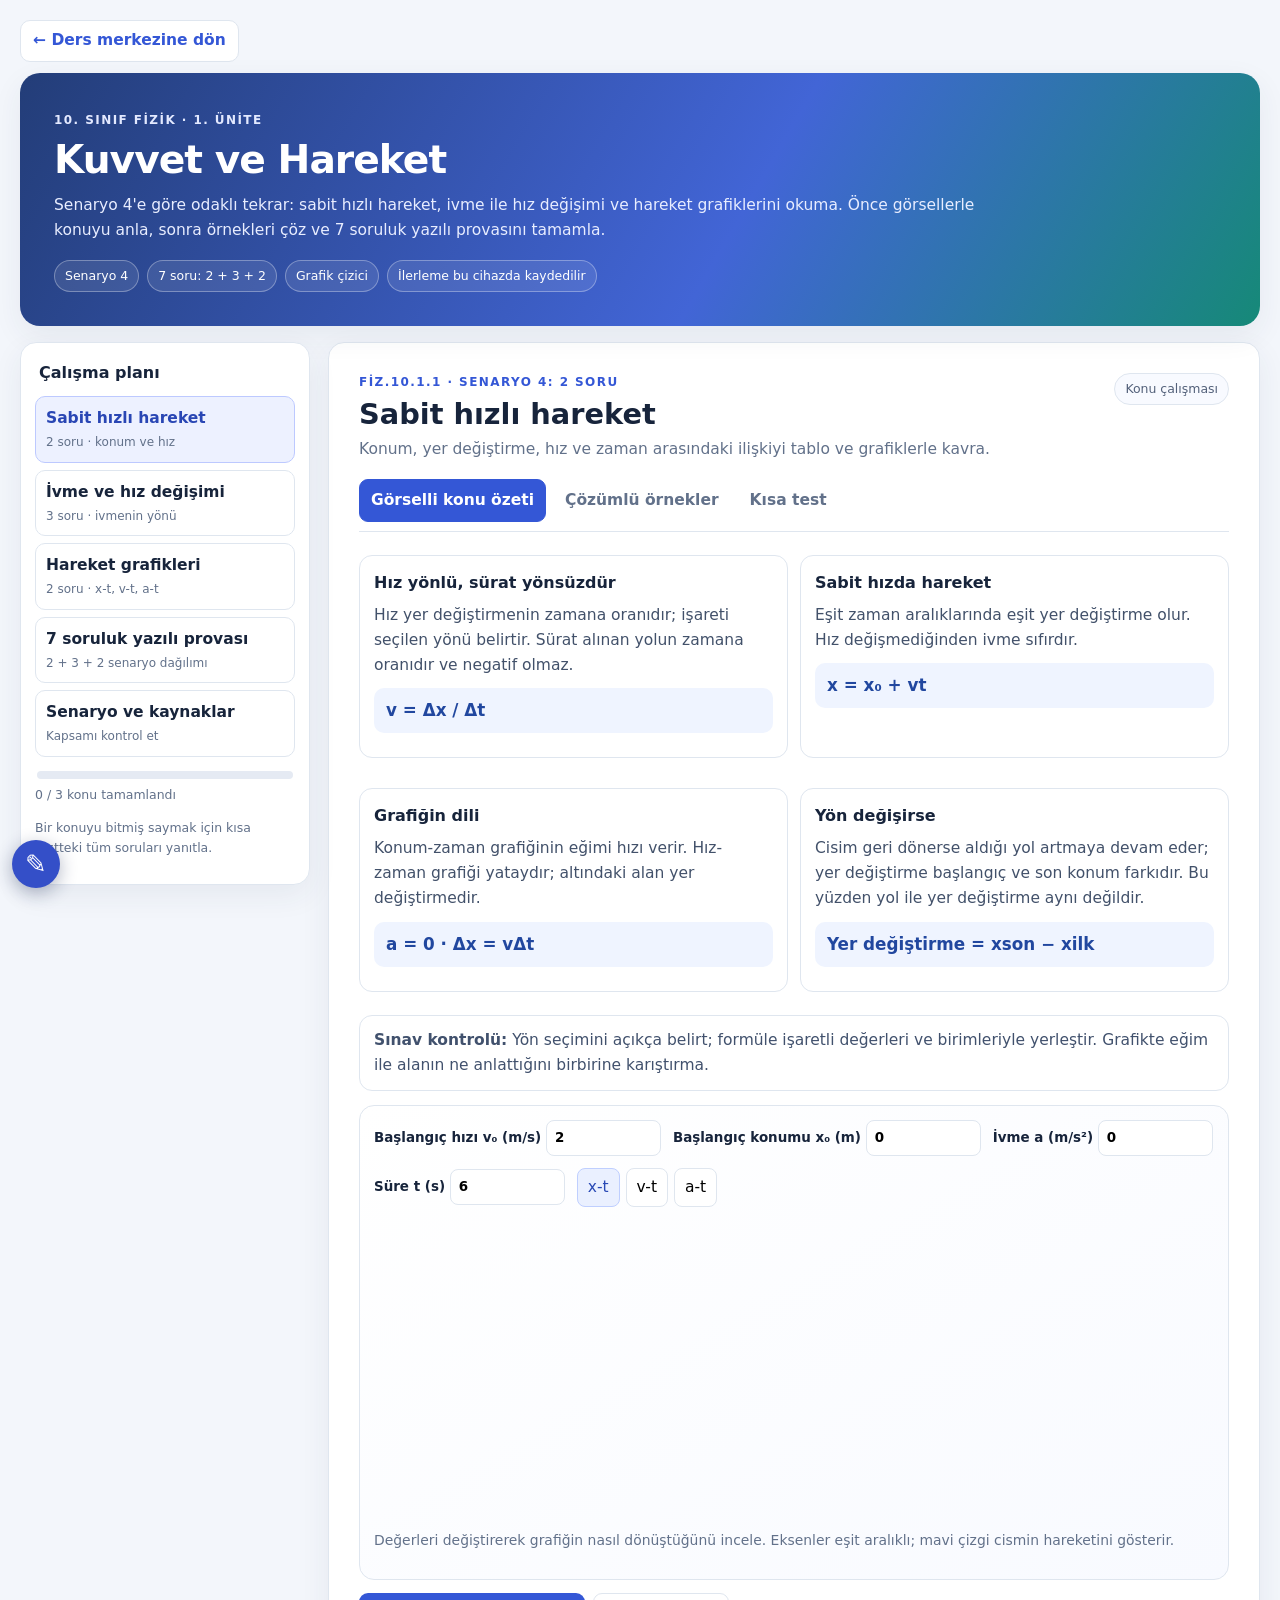
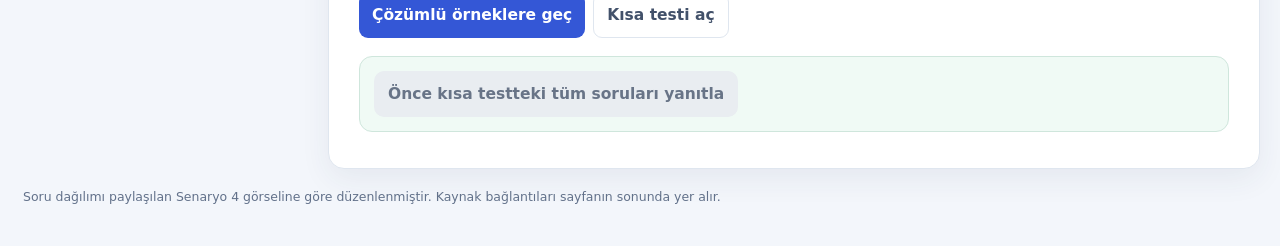
<file: outputs/10sinif_fizik_senaryo4_calisma_alani.html>
<!doctype html>
<html lang="tr">
<head>
<meta charset="utf-8">
<meta name="viewport" content="width=device-width,initial-scale=1">
<meta name="theme-color" content="#f3f7fc">
<title>10. Sınıf Fizik | 1. Ünite · Senaryo 4</title>
<style>
:root{--bg:#f3f7fc;--paper:#fff;--ink:#18243a;--muted:#65738b;--line:#dfe7f1;--blue:#3b63db;--pale:#edf2ff;--teal:#0b8978;--amber:#bf7a18;--shadow:0 12px 32px #24365712}*{box-sizing:border-box}body{margin:0;background:var(--bg);color:var(--ink);font:15px/1.62 system-ui,"Segoe UI",sans-serif}button,input,select{font:inherit}button{cursor:pointer}a{color:#3159bd}.wrap{max-width:1450px;margin:auto;padding:20px}.home{display:inline-flex;text-decoration:none;font-weight:750;margin:0 0 12px;padding:8px 12px;border-radius:10px;background:white;border:1px solid var(--line)}.hero{border-radius:22px;padding:clamp(22px,4vw,38px);background:radial-gradient(circle at 92% 16%,#72d8cc55 0 7%,transparent 7.2%),linear-gradient(120deg,#122748,#244e83 60%,#127b82);color:white;box-shadow:var(--shadow);overflow:hidden}.hero small,.eyebrow{font-size:.75rem;text-transform:uppercase;letter-spacing:.12em;font-weight:850}.hero small{color:#c9dcff}.hero h1{font-size:clamp(1.8rem,4vw,3rem);line-height:1.08;letter-spacing:-.04em;margin:8px 0}.hero p{max-width:830px;color:#e0eaf8;margin:10px 0 0}.pills{display:flex;gap:8px;flex-wrap:wrap;margin-top:17px}.pill{border:1px solid #ffffff45;background:#ffffff12;border-radius:99px;padding:5px 10px;font-size:.78rem}.layout{display:grid;grid-template-columns:285px minmax(0,1fr);gap:16px;margin-top:17px}.side,.main{background:var(--paper);border:1px solid var(--line);border-radius:18px;box-shadow:var(--shadow)}.side{padding:14px;height:max-content;position:sticky;top:10px}.side h2{font-size:1rem;margin:3px 4px 10px}.nav{display:grid;gap:7px}.nav button{border:1px solid transparent;background:#fff;text-align:left;border-radius:11px;padding:10px;color:var(--ink)}.nav button.active{background:var(--pale);border-color:#c4d1ff;color:#2949b5}.nav b,.nav small{display:block}.nav small{font-size:.75rem;color:var(--muted);margin-top:2px}.nav button.done b:after{content:' ✓';color:var(--teal)}.meter{height:8px;background:#e8ecf2;border-radius:10px;margin:14px 2px 6px;overflow:hidden}.meter span{display:block;height:100%;background:var(--teal);width:0;transition:width .2s}.mini{color:var(--muted);font-size:.78rem}.main{padding:clamp(16px,3vw,30px);min-height:700px}.heading{display:flex;justify-content:space-between;gap:15px;align-items:flex-start}.heading h2{font-size:clamp(1.3rem,2.7vw,1.9rem);line-height:1.2;margin:5px 0}.heading p{margin:0;color:var(--muted);max-width:850px}.eyebrow{color:var(--blue)}.tag{border:1px solid var(--line);background:#f8faff;border-radius:99px;padding:5px 10px;white-space:nowrap;font-size:.78rem;color:#53617a}.tabs{display:flex;flex-wrap:wrap;gap:7px;margin:18px 0 14px;border-bottom:1px solid var(--line);padding-bottom:10px}.tabs button{border:1px solid var(--line);background:#fff;border-radius:9px;padding:7px 11px;color:#53617a;font-weight:700}.tabs button.active{background:var(--blue);color:white;border-color:var(--blue)}.grid2{display:grid;grid-template-columns:repeat(2,minmax(0,1fr));gap:12px}.card{border:1px solid var(--line);border-radius:14px;padding:16px;background:white}.card h3{font-size:1.02rem;margin:0 0 7px}.card p{margin:7px 0;color:#42516a}.formula{font-size:1.05rem;font-weight:800;color:#21479f;background:#eff4ff;border-radius:10px;padding:9px 12px;margin:10px 0;font-variant-numeric:tabular-nums}.note{padding:12px 14px;background:#f1f6ff;border-left:4px solid var(--blue);border-radius:9px;margin:14px 0;color:#41516d}.note.good{background:#eef9f6;border-color:var(--teal)}.hint{color:var(--muted);font-size:.87rem}.actions{display:flex;gap:8px;flex-wrap:wrap;margin-top:13px}.action{border:0;background:var(--blue);color:white;font-weight:750;border-radius:9px;padding:9px 13px}.action.secondary{border:1px solid var(--line);background:#fff;color:#42516a}.viz{border:1px solid var(--line);border-radius:15px;padding:14px;background:linear-gradient(150deg,#fff,#f8faff);margin-top:14px}.controls{display:flex;gap:12px;align-items:center;flex-wrap:wrap}.controls label{font-size:.84rem;font-weight:700}.controls input{width:115px;border:1px solid var(--line);border-radius:8px;padding:6px 8px}.graph-tabs{display:flex;gap:6px;flex-wrap:wrap}.graph-tabs button{background:white;border:1px solid var(--line);border-radius:8px;padding:6px 10px}.graph-tabs button.active{background:#eaf0ff;color:#2949b5;border-color:#bfcfff}.graph-wrap{height:300px;max-width:760px;margin:8px auto}.graph-wrap svg{width:100%;height:100%;display:block}.graph-caption{text-align:center;color:var(--muted);font-size:.85rem;margin:4px 0}.example{border:1px solid var(--line);border-radius:12px;margin:10px 0;overflow:hidden}.example summary{cursor:pointer;padding:12px 14px;font-weight:750;background:#fbfcff}.solution{padding:0 14px 14px;color:#46536a}.solution p{margin:7px 0}.question{border:1px solid var(--line);border-radius:13px;padding:15px;margin:11px 0}.question h3{font-size:.98rem;line-height:1.5;margin:0 0 9px}.answer{width:100%;min-height:82px;resize:vertical;padding:10px;border:1px solid #d5dfeb;border-radius:9px;line-height:1.5}.rubric{display:flex;gap:7px;align-items:center;flex-wrap:wrap;margin-top:8px;font-size:.82rem;color:var(--muted)}.rubric button{border:1px solid var(--line);border-radius:8px;padding:5px 9px;background:#fff;color:#42516a}.rubric button.selected{background:#e9f7f2;border-color:#9ed5c7;color:#146a5d}.score{font-weight:800;color:#3159bd;margin:10px 0}.table{border-collapse:collapse;width:100%;font-size:.9rem}.table th,.table td{padding:9px;border-bottom:1px solid var(--line);text-align:left;vertical-align:top}.table th{background:#f6f8fc}.sources{font-size:.9rem}.sources li{margin:8px 0}.footer{margin:18px 3px;color:var(--muted);font-size:.78rem}@media(max-width:850px){.layout{grid-template-columns:1fr}.side{position:static}.nav{grid-template-columns:repeat(2,minmax(0,1fr))}.main{min-height:0}}@media(max-width:560px){.wrap{padding:12px}.nav{grid-template-columns:1fr 1fr}.grid2{grid-template-columns:1fr}.heading{display:block}.tag{display:inline-block;margin-top:8px}.graph-wrap{height:240px}.hero{border-radius:16px}}
</style>
<link rel="stylesheet" href="lesson-ui.css">
</head>
<body><div class="wrap"><a class="home" href="index.html">← Ders merkezine dön</a>
<header class="hero"><small>10. sınıf fizik · 1. ünite</small><h1>Kuvvet ve Hareket</h1><p>Senaryo 4'e göre odaklı tekrar: sabit hızlı hareket, ivme ile hız değişimi ve hareket grafiklerini okuma. Önce görsellerle konuyu anla, sonra örnekleri çöz ve 7 soruluk yazılı provasını tamamla.</p><div class="pills"><span class="pill">Senaryo 4</span><span class="pill">7 soru: 2 + 3 + 2</span><span class="pill">Grafik çizici</span><span class="pill">İlerleme bu cihazda kaydedilir</span></div></header>
<div class="layout"><aside class="side"><h2>Çalışma planı</h2><nav class="nav" id="navigation"></nav><div class="meter"><span id="progress"></span></div><div class="mini" id="progress-label"></div><p class="mini">Bir konuyu bitmiş saymak için kısa testteki tüm soruları yanıtla.</p></aside><main class="main" id="main"></main></div><footer class="footer">Soru dağılımı paylaşılan Senaryo 4 görseline göre düzenlenmiştir. Kaynak bağlantıları sayfanın sonunda yer alır.</footer></div>
<script>
const KEY='physicsScenario4Done2026';let done=readDone(),active='uniform',mode='lesson',graph='xt';
function readDone(){try{return JSON.parse(localStorage.getItem(KEY)||'[]')}catch{return []}}function saveDone(){try{localStorage.setItem(KEY,JSON.stringify(done))}catch{}}
const sections=[
{id:'uniform',title:'Sabit hızlı hareket',short:'2 soru · konum ve hız',weight:'FİZ.10.1.1 · Senaryo 4: 2 soru',desc:'Konum, yer değiştirme, hız ve zaman arasındaki ilişkiyi tablo ve grafiklerle kavra.',cards:[['Hız yönlü, sürat yönsüzdür','Hız yer değiştirmenin zamana oranıdır; işareti seçilen yönü belirtir. Sürat alınan yolun zamana oranıdır ve negatif olmaz.','v = Δx / Δt'],['Sabit hızda hareket','Eşit zaman aralıklarında eşit yer değiştirme olur. Hız değişmediğinden ivme sıfırdır.','x = x₀ + vt'],['Grafiğin dili','Konum-zaman grafiğinin eğimi hızı verir. Hız-zaman grafiği yataydır; altındaki alan yer değiştirmedir.','a = 0 · Δx = vΔt'],['Yön değişirse','Cisim geri dönerse aldığı yol artmaya devam eder; yer değiştirme başlangıç ve son konum farkıdır. Bu yüzden yol ile yer değiştirme aynı değildir.','Yer değiştirme = xson − xilk']],examples:[['Örnek: sabit hızla ilerleyen bisiklet','Bisikletli x₀ = 5 m konumundan +3 m/s hızla 4 s ilerliyor.','x = 5 + 3·4 = 17 m. Yer değiştirme 12 m, alınan yol 12 m; hız sabit olduğu için ivme 0 m/s².']],quiz:[['Bir cisim 6 saniyede konumunu 12 m’den 30 m’ye çıkarıyor. Ortalama hızı nedir?',['2 m/s','3 m/s','7 m/s'],1,'v = (30−12)/6 = 3 m/s.'],['Sabit hızlı bir hareketlinin hız-zaman grafiğinin altında kalan alan neyi verir?',['İvmeyi','Yer değiştirmeyi','Son konumu'],1,'Hız-zaman grafiğinde alan, işaretli yer değiştirmeyi verir.']]},
{id:'acceleration',title:'İvme ve hız değişimi',short:'3 soru · ivmenin yönü',weight:'FİZ.10.1.2 · Senaryo 4: 3 soru',desc:'İvmenin hız değişimini nasıl anlattığını ve hızlanma-yavaşlamanın yöne bağlı olduğunu öğren.',cards:[['İvme nedir?','İvme, hızdaki değişimin bu değişim için geçen zamana oranıdır. Hız yönlü olduğu için ivmenin de yönü vardır.','a = Δv / Δt'],['İvmenin işareti tek başına yetmez','Hız ve ivme aynı yöndeyse sürat artar; zıt yöndeyse sürat azalır. Negatif ivme her zaman yavaşlama demek değildir.','v ve a aynı işaret → sürat artar'],['Hız değişimini bul','Sabit ivmede eşit zaman aralıklarında hız eşit miktarda değişir.','v = v₀ + at'],['Birimleri unutma','Hız m/s, zaman s, ivme m/s² birimiyle yazılır. Son hızdan ilk hız çıkarılırken yön işaretleri korunur.','Δv = vson − vilk']],examples:[['Örnek: hızlanan araç','Araç +4 m/s ilk hızla başlayıp 3 saniyede +10 m/s hıza ulaşıyor.','a = (10−4)/3 = +2 m/s². İvme ve hız aynı yönde olduğundan araç hızlanır.'],['Örnek: ters yönde ivme','Cisim −12 m/s hızla giderken ivmesi +3 m/s².','Hız ile ivme zıt yönlüdür; sürat azalır. 2 saniye sonra v = −12 + 3·2 = −6 m/s.']],quiz:[['Hızı +5 m/s’den +17 m/s’ye 4 saniyede çıkan cismin ivmesi kaçtır?',['+3 m/s²','+5,5 m/s²','+12 m/s²'],0,'a = (17−5)/4 = +3 m/s².'],['−8 m/s hızla giden bir cismin ivmesi de −2 m/s² ise sürati nasıl değişir?',['Artar','Azalır','Sabit kalır'],0,'Hız ve ivme aynı yönde (ikisi de negatif), bu nedenle sürat artar.'],['Bir cismin hızı 6 saniyede 18 m/s değişiyor. İvme büyüklüğü kaçtır?',['3 m/s²','6 m/s²','108 m/s²'],0,'|a| = |Δv|/Δt = 18/6 = 3 m/s².']]},
{id:'graphs',title:'Hareket grafikleri',short:'2 soru · x-t, v-t, a-t',weight:'FİZ.10.1.3 · Senaryo 4: 2 soru',desc:'Konum-zaman, hız-zaman ve ivme-zaman grafiklerinin eğim ve alan anlamlarını ilişkilendir.',cards:[['Konum-zaman (x-t)','Eğim hızdır. Doğru çizgi sabit hızı; eğimi değişen eğri ivmeli hareketi gösterir. Yatay parça durmayı anlatır.','eğim = Δx / Δt = v'],['Hız-zaman (v-t)','Eğim ivmedir. Grafikle zaman ekseni arasındaki işaretli alan yer değiştirmeyi verir.','eğim = a · alan = Δx'],['İvme-zaman (a-t)','Grafik altındaki işaretli alan hız değişimidir. Sabit ivmede yatay çizgi oluşur.','alan = Δv'],['Grafikler arası geçiş','Bir grafiğin eğimi veya alanı, diğer hareket değişkenini verir. Eksen birimlerini ve pozitif yönü kontrol et.','x-t eğimi → v · v-t eğimi → a · a-t alanı → Δv']],examples:[['Örnek: v-t alanı','Hız 0’dan 8 m/s’ye düzgün artıyor ve bu değişim 4 s sürüyor.','Üçgen alanı = (4·8)/2 = 16 m. Yer değiştirme 16 m’dir; v-t doğrusunun eğimi a = 8/4 = 2 m/s².']],quiz:[['x-t grafiğinin eğimi hangi büyüklüğü verir?',['Hız','İvme','Yer değiştirme'],0,'Konumun zamana göre değişim oranı hızdır.'],['v-t grafiğinde 0–4 s arasında hız 2 m/s sabitse yer değiştirme kaç metredir?',['2 m','6 m','8 m'],2,'Dikdörtgen alanı Δx = v·t = 2·4 = 8 m.']]}
];
function esc(s){return String(s).replace(/[&<>"']/g,c=>({'&':'&amp;','<':'&lt;','>':'&gt;','"':'&quot;',"'":'&#39;'}[c]))}
function nav(){const root=document.getElementById('navigation');root.innerHTML=sections.map(s=>`<button class="${active===s.id?'active ':''}${done.includes(s.id)?'done':''}" onclick="openSection('${s.id}')"><b>${s.title}</b><small>${s.short}</small></button>`).join('')+`<button class="${active==='exam'?'active':''}" onclick="openExam()"><b>7 soruluk yazılı provası</b><small>2 + 3 + 2 senaryo dağılımı</small></button><button class="${active==='sources'?'active':''}" onclick="showSources()"><b>Senaryo ve kaynaklar</b><small>Kapsamı kontrol et</small></button>`;document.getElementById('progress').style.width=(done.length/sections.length*100)+'%';document.getElementById('progress-label').textContent=`${done.length} / ${sections.length} konu tamamlandı`;try{const progress=JSON.parse(localStorage.getItem('dersMerkeziProgress')||'{}');progress.physics={completed:done,total:sections.length};localStorage.setItem('dersMerkeziProgress',JSON.stringify(progress));if(parent!==window)parent.postMessage({type:'ders-merkezi-progress',course:'physics',progress:progress.physics},'*')}catch{}}
function openSection(id){active=id;mode='lesson';nav();render()}function openExam(){active='exam';nav();examHtml()}function showSources(){active='sources';nav();sourcesHtml()}function setMode(m){mode=m;render()}function render(){let s=sections.find(x=>x.id===active);if(!s)return;let html=mode==='lesson'?lessonHtml(s):mode==='examples'?examplesHtml(s):quizHtml(s);document.getElementById('main').innerHTML=`<div class="heading"><div><div class="eyebrow">${s.weight}</div><h2>${s.title}</h2><p>${s.desc}</p></div><span class="tag">${done.includes(s.id)?'Tamamlandı':'Konu çalışması'}</span></div><div class="tabs"><button class="${mode==='lesson'?'active':''}" onclick="setMode('lesson')">Görselli konu özeti</button><button class="${mode==='examples'?'active':''}" onclick="setMode('examples')">Çözümlü örnekler</button><button class="${mode==='quiz'?'active':''}" onclick="setMode('quiz')">Kısa test</button></div>${html}`}
function lessonHtml(s){return `<div class="grid2">${s.cards.map(c=>`<section class="card"><h3>${c[0]}</h3><p>${c[1]}</p><div class="formula">${c[2]}</div></section>`).join('')}</div><div class="note good"><b>Sınav kontrolü:</b> Yön seçimini açıkça belirt; formüle işaretli değerleri ve birimleriyle yerleştir. Grafikte eğim ile alanın ne anlattığını birbirine karıştırma.</div>${graphHtml()}<div class="actions"><button class="action" onclick="setMode('examples')">Çözümlü örneklere geç</button><button class="action secondary" onclick="setMode('quiz')">Kısa testi aç</button></div>`}
function examplesHtml(s){return s.examples.map((e,i)=>`<details class="example" ${i===0?'open':''}><summary>${e[0]}</summary><div class="solution"><p>${e[1]}</p><div class="formula">${e[2]}</div></div></details>`).join('')+`<div class="actions"><button class="action" onclick="setMode('quiz')">Bu konudan kendini dene</button></div>`}
function quizHtml(s){return `<div class="note">Her soruyu önce kendin çöz, sonra seçeneklerden yanıtla. Açıklama seçimin ardından görünür.</div><div id="score" class="score"></div>${s.quiz.map((q,i)=>`<section class="question" data-q="${s.id}-${i}"><h3>${i+1}. ${q[0]}</h3><div>${q[1].map((o,j)=>`<button class="action secondary" style="margin:3px" onclick="answer(this,${j},${q[2]})">${String.fromCharCode(65+j)}. ${o}</button>`).join('')}</div><div class="solution why" hidden>${q[3]}</div></section>`).join('')}<div class="actions"><button class="action secondary" onclick="resetQuiz()">Yanıtları temizle</button></div>`}
function answer(btn,pick,key){const q=btn.closest('.question');if(q.dataset.answered)return;q.dataset.answered='1';q.dataset.correct=String(pick===key);const opts=q.querySelectorAll('.action');opts[key].style.background='#e7f7f1';opts[key].style.color='#126a5d';opts[key].style.borderColor='#a6ddcf';if(pick!==key){btn.style.background='#fff0ee';btn.style.color='#9d352b';btn.style.borderColor='#edb9b2'}q.querySelector('.why').hidden=false;const all=[...document.querySelectorAll('.question')],answered=all.filter(x=>x.dataset.answered),correct=answered.filter(x=>x.dataset.correct==='true').length;document.getElementById('score').textContent=`Yanıtlanan: ${answered.length}/${all.length} · Doğru: ${correct}`}
function resetQuiz(){document.querySelectorAll('.question').forEach(q=>{delete q.dataset.answered;q.querySelectorAll('.action').forEach(b=>{b.removeAttribute('style')});q.querySelector('.why').hidden=true});const el=document.getElementById('score');if(el)el.textContent=''}
function graphHtml(){return `<section class="viz"><div class="controls"><label>Ba&#351;lang&#305;&#231; h&#305;z&#305; v&#8320; (m/s) <input id="v0" type="number" value="2" min="-8" max="8" step="1" oninput="drawGraph()"></label><label>Ba&#351;lang&#305;&#231; konumu x&#8320; (m) <input id="x0" type="number" value="0" min="-20" max="20" step="1" oninput="drawGraph()"></label><label>İvme a (m/s²) <input id="acc" type="number" value="${active==='uniform'?0:1}" min="-3" max="3" step="0.5" oninput="drawGraph()"></label><label>Süre t (s) <input id="duration" type="number" value="6" min="2" max="10" step="1" oninput="drawGraph()"></label><div class="graph-tabs"><button id="gxt" class="active" onclick="setGraph('xt')">x-t</button><button id="gvt" onclick="setGraph('vt')">v-t</button><button id="gat" onclick="setGraph('at')">a-t</button></div></div><div class="graph-wrap" id="graph"></div><p class="graph-caption" id="graph-caption"></p><p class="hint">Değerleri değiştirerek grafiğin nasıl dönüştüğünü incele. Eksenler eşit aralıklı; mavi çizgi cismin hareketini gösterir.</p></section>`}
function setGraph(g){graph=g;document.querySelectorAll('.graph-tabs button').forEach(x=>x.classList.remove('active'));document.getElementById('g'+g).classList.add('active');drawGraph()}
function drawGraph(){const box=document.getElementById('graph');if(!box)return;const v0=Number(document.getElementById('v0').value)||0,x0=Number(document.getElementById('x0').value)||0,a=Number(document.getElementById('acc').value)||0,T=Math.max(2,Math.min(10,Number(document.getElementById('duration').value)||6));const W=700,H=290,L=58,R=20,TOP=15,B=45,pw=W-L-R,ph=H-TOP-B,n=48,xs=Array.from({length:n+1},(_,i)=>i*T/n);const val=t=>graph==='xt'?x0+v0*t+.5*a*t*t:graph==='vt'?v0+a*t:a;let ys=xs.map(val);let ymin=Math.min(0,...ys),ymax=Math.max(0,...ys);if(ymin===ymax){ymin-=1;ymax+=1}let pad=(ymax-ymin)*.12;ymin-=pad;ymax+=pad;const X=t=>L+t/T*pw,Y=y=>TOP+(ymax-y)/(ymax-ymin)*ph;let grid='';for(let i=0;i<=4;i++){let yy=TOP+ph*i/4,xx=L+pw*i/4,yt=ymax-(ymax-ymin)*i/4,xt=T*i/4;grid+=`<line x1="${L}" y1="${yy}" x2="${L+pw}" y2="${yy}" stroke="#e4eaf3"/><line x1="${xx}" y1="${TOP}" x2="${xx}" y2="${TOP+ph}" stroke="#eef1f6"/><text x="${L-9}" y="${yy+4}" text-anchor="end" font-size="12" fill="#697890">${yt.toFixed(1)}</text><text x="${xx}" y="${TOP+ph+20}" text-anchor="middle" font-size="12" fill="#697890">${xt.toFixed(1)}</text>`}const zeroY=Y(0),zeroX=L+pw*(0/(T)||0);let path=xs.map((t,i)=>`${i?'L':'M'}${X(t).toFixed(1)},${Y(ys[i]).toFixed(1)}`).join(' ');let unit=graph==='xt'?'x (m)':graph==='vt'?'v (m/s)':'a (m/s²)',cap=graph==='xt'?`x(t) = x₀ + v₀t + ½at²  \u00b7 Ba\u015flang\u0131\u00e7 konumu: ${x0.toFixed(1)} m \u00b7 Son konum: ${(x0+v0*T+.5*a*T*T).toFixed(1)} m`:graph==='vt'?`v(t) = v₀ + at · Son hız: ${(v0+a*T).toFixed(1)} m/s · Eğimin değeri ivmedir.`:`a(t) = ${a} m/s² · Grafik altındaki işaretli alan hız değişimini verir: ${(a*T).toFixed(1)} m/s.`;box.innerHTML=`<svg viewBox="0 0 ${W} ${H}" role="img" aria-label="${unit} ve zaman grafiği"><defs><linearGradient id="area" x1="0" x2="0" y1="0" y2="1"><stop offset="0" stop-color="#5477e8" stop-opacity=".16"/><stop offset="1" stop-color="#5477e8" stop-opacity=".02"/></linearGradient></defs>${grid}<line x1="${L}" y1="${Math.max(TOP,Math.min(TOP+ph,zeroY))}" x2="${L+pw}" y2="${Math.max(TOP,Math.min(TOP+ph,zeroY))}" stroke="#96a3b7" stroke-width="1.5"/><line x1="${L}" y1="${TOP}" x2="${L}" y2="${TOP+ph}" stroke="#96a3b7" stroke-width="1.5"/><path d="${path} L${X(T)},${Math.max(TOP,Math.min(TOP+ph,Y(0)))} L${L},${Math.max(TOP,Math.min(TOP+ph,Y(0)))} Z" fill="url(#area)"/><path d="${path}" fill="none" stroke="#3b63db" stroke-width="4" stroke-linecap="round" stroke-linejoin="round"/><text x="${L+pw/2}" y="${H-5}" text-anchor="middle" font-size="13" fill="#34435c">zaman (s)</text><text x="15" y="${TOP+ph/2}" transform="rotate(-90 15 ${TOP+ph/2})" text-anchor="middle" font-size="13" fill="#34435c">${unit}</text></svg>`;document.getElementById('graph-caption').textContent=cap}
const exam=[
['Sabit hızlı hareket · 1','Bir hareketli 4. saniyede 12 m, 10. saniyede 30 m konumundadır. Hareketin yönünü ve hızını bul; 0. saniyedeki konumu hesapla.','v = (30−12)/(10−4) = +3 m/s. x₀ = 12−3·4 = 0 m. Pozitif yön seçimine göre hareket + yöndedir.'],
['Sabit hızlı hareket · 2','Bir öğrenci 8 saniyede 24 m doğuya gidiyor. Ortalama hızını ve süratini yaz. Sonra 8 saniyede başladığı noktaya dönse toplam yol ve yer değiştirmesi ne olur?','İlk 8 s için hız ve sürat 3 m/s. Gidiş-dönüş toplam yolu 48 m, yer değiştirmesi 0 m olur.'],
['İvme ve hız değişimi · 1','Bir otomobilin hızı 5 saniyede +4 m/s’den +19 m/s’ye çıkıyor. İvmesini birimiyle hesapla.','a = (19−4)/5 = +3 m/s².'],
['İvme ve hız değişimi · 2','−10 m/s hızla hareket eden cismin ivmesi +2 m/s²’dir. 3 saniye sonraki hızını bul ve süratinin artıp azaldığını açıkla.','v = −10 + 2·3 = −4 m/s. İlk anda hız ve ivme zıt yönlü olduğundan sürati azalır; 3. saniyede yönü hâlâ negatiftir.'],
['İvme ve hız değişimi · 3','Hız-zaman tablosu: t=0 s iken v=2 m/s; t=2 s iken v=8 m/s. İvme sabitse ivmeyi ve 5. saniyedeki hızı bul.','a = (8−2)/2 = 3 m/s². v(5) = 2+3·5 = 17 m/s.'],
['Hareket grafikleri · 1','Konum-zaman grafiğinde doğru (0 s, 5 m) ve (4 s, 17 m) noktalarından geçiyor. Hızı ve hareket denklemini yaz.','Eğim v = (17−5)/4 = 3 m/s. x₀=5 m olduğundan x(t)=5+3t.'],
['Hareket grafikleri · 2','Cisim durgun başlayıp 4 saniyede 8 m/s hıza düzgün ulaşıyor. v-t grafiğinin şeklini tarif et; ivmeyi ve yer değiştirmeyi grafikten bul.','v-t grafiği (0,0) ile (4,8) arasındaki doğru parçasıdır. Eğim a=8/4=2 m/s². Üçgen alanı Δx=(4·8)/2=16 m.']
];
function examHtml(){document.getElementById('main').innerHTML=`<div class="heading"><div><div class="eyebrow">Senaryo 4 · 7 açık uçlu soru</div><h2>Yazılı provası</h2><p>Yanıtını önce kendin yaz. Ardından örnek yanıtı açıp kontrol et; her soru için kendi değerlendirmeni kaydedebilirsin.</p></div><span class="tag">2 + 3 + 2</span></div><div class="note">Soru sayıları paylaşılan görselle bire bir eşleştirildi: sabit hızlı hareket 2, ivme ve hız değişimi 3, hareket grafikleri 2.</div>${exam.map((q,i)=>`<section class="question"><h3>${i+1}. ${q[0]} — ${q[1]}</h3><textarea class="answer" placeholder="Yanıtını işlem basamakları ve birimleriyle yaz…" aria-label="${i+1}. soru yanıtı"></textarea><details class="example"><summary>Örnek yanıtı ve çözümü göster</summary><div class="solution"><p>${q[2]}</p></div></details><div class="rubric">Kendini değerlendir: <button onclick="selfMark(this,'yes')">Anladım</button><button onclick="selfMark(this,'review')">Tekrar çalışacağım</button></div></section>`).join('')}<div class="note good">Prova dağılımı: 1–2 sabit hızlı hareket · 3–5 ivme ve hız değişimi · 6–7 hareket grafikleri.</div>`}
function selfMark(btn,choice){btn.parentElement.querySelectorAll('button').forEach(b=>b.classList.remove('selected'));btn.classList.add('selected');try{localStorage.setItem('physicsExamQ'+btn.closest('.question').querySelector('h3').textContent[0],choice)}catch{}}
function sourcesHtml(){document.getElementById('main').innerHTML=`<div class="heading"><div><div class="eyebrow">Kapsam ve kaynaklar</div><h2>Senaryo 4'te ne var?</h2><p>Çalışma alanı, gönderdiğin soru dağılımı görselindeki kazanımları esas alır. Resmî program, kavramların sınırını ve grafik ilişkilerini desteklemek için kullanılmıştır.</p></div><span class="tag">Toplam 7 soru</span></div><section class="card"><h3>Senaryo 4 soru dağılımı</h3><table class="table"><thead><tr><th>Kazanım</th><th>Soru</th><th>Bu sayfadaki çalışma</th></tr></thead><tbody><tr><td>FİZ.10.1.1</td><td><b>2</b></td><td>Yatay doğrultuda sabit hızlı hareket: konum, yer değiştirme ve hız</td></tr><tr><td>FİZ.10.1.2</td><td><b>3</b></td><td>İvme-hız değişimi ilişkisi, işaret ve sürat yorumu</td></tr><tr><td>FİZ.10.1.3</td><td><b>2</b></td><td>Sabit ivmeli hareket grafikleri ve grafikten model kurma</td></tr><tr><th>Toplam</th><th>7</th><th>Senaryo 4</th></tr></tbody></table></section><div class="grid2" style="margin-top:12px"><section class="card"><h3>Çalışma sırası</h3><p>1. Sabit hızlı hareketin eğim ve alan anlamlarını tekrar et.</p><p>2. İvmenin yönünü hızla birlikte yorumla; birimleri yaz.</p><p>3. Grafik çiziciyi değiştir; bir grafiğin eğim ve alanının diğer büyüklükle bağını açıkla.</p><p>4. 7 soruluk provayı yanıtla, sonra örnek çözümle kontrol et.</p></section><section class="card"><h3>Kaynaklar</h3><ul class="sources"><li><a href="https://tymm.meb.gov.tr/fizik-dersi/unite/100" target="_blank" rel="noopener">MEB Türkiye Yüzyılı Maarif Modeli · Fizik Dersi 10. Sınıf, 1. Ünite: Kuvvet ve Hareket</a> — öğrenme çıktıları, sabit hızlı ve sabit ivmeli hareket, grafik çalışmaları.</li><li><a href="https://mufredat.meb.gov.tr/Dosyalar/202582694751283-fizik.pdf" target="_blank" rel="noopener">MEB Fizik Dersi Öğretim Programı (PDF)</a> — resmî program ve konu kapsamı.</li></ul><p class="hint">Sorular, öğrenme çıktılarına göre bu çalışma alanı için özgün yazılmıştır; paylaşılan senaryo görselindeki sayılar dışında soru içeriği kaynaktan kopyalanmamıştır.</p></section></div>`}
function resetProgress(){if(!confirm('Fizik konu ilerlemesini sıfırlayayım mı?'))return;done=[];saveDone();nav();render()}
nav();render();
</script>
<script src="progress.js"></script><script src="annotation.js"></script></body></html>
</file>
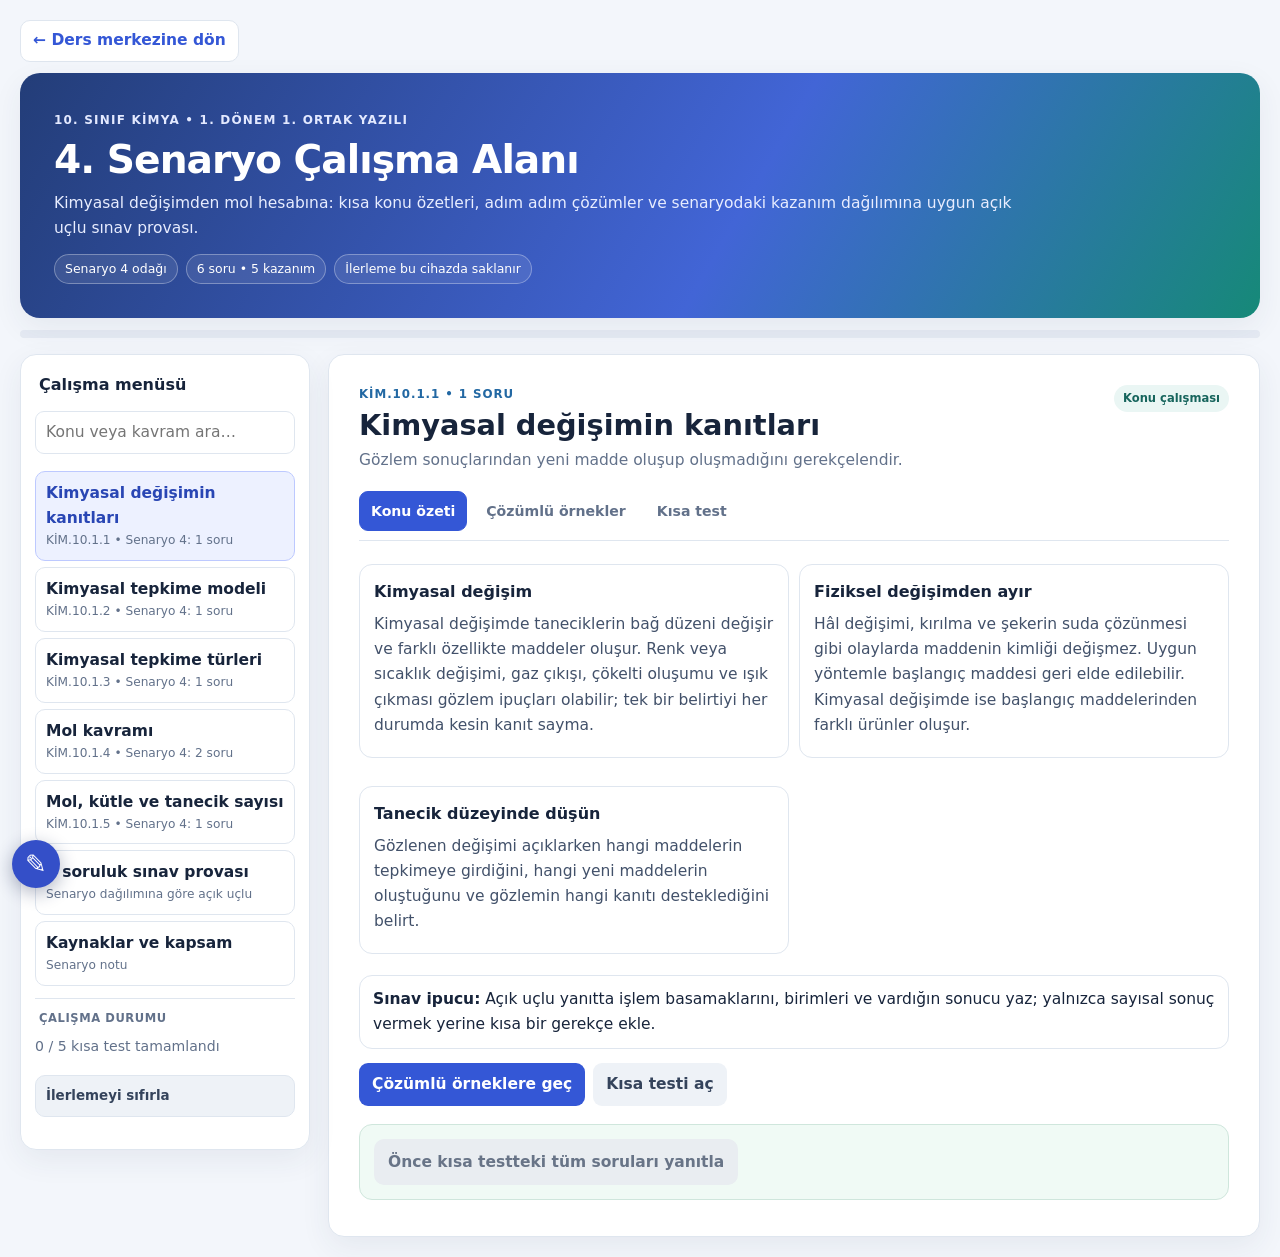
<file: outputs/10sinif_kimya_senaryo4_calisma_alani.html>
<!doctype html>
<html lang="tr">
<head>
<meta charset="utf-8">
<meta name="viewport" content="width=device-width,initial-scale=1">
<title>10. Sınıf Kimya | 1. Dönem 1. Ortak Yazılı • Senaryo 4</title>
<style>
:root{--bg:#f3f6fb;--paper:#fff;--ink:#17243b;--muted:#62718a;--line:#dfe6ef;--blue:#3457d6;--pale:#edf1ff;--teal:#087f73;--gold:#a96508;--shadow:0 10px 30px #25375a12}*{box-sizing:border-box}body{margin:0;background:var(--bg);color:var(--ink);font:15.5px/1.62 system-ui,"Segoe UI",sans-serif}button,input{font:inherit}button{cursor:pointer}.wrap{max-width:1420px;margin:auto;padding:20px}.hero{color:white;padding:24px 27px;border-radius:20px;background:linear-gradient(120deg,#173f73,#2869a4 58%,#168978);box-shadow:var(--shadow)}.hero small{font-size:.75rem;text-transform:uppercase;letter-spacing:.1em;font-weight:800}.hero h1{font-size:clamp(1.45rem,3vw,2.1rem);line-height:1.2;margin:5px 0}.hero p{margin:8px 0 0;color:#e9f5ff;max-width:930px}.meta{display:flex;gap:8px;flex-wrap:wrap;margin-top:13px}.meta span{border:1px solid #ffffff50;background:#ffffff18;border-radius:999px;padding:4px 10px;font-size:.78rem}.meter{height:7px;background:#e5eaf3;border-radius:9px;margin:12px 0}.meter span{height:100%;display:block;width:0;background:#0d927f;border-radius:9px;transition:.25s}.layout{display:grid;grid-template-columns:305px minmax(0,1fr);gap:17px;margin-top:16px}.side,.main{background:var(--paper);border:1px solid var(--line);border-radius:18px;box-shadow:var(--shadow)}.side{padding:14px;height:max-content;position:sticky;top:10px;max-height:calc(100vh - 24px);overflow:auto}.side h2{font-size:1rem;margin:3px 4px 9px}.search{width:100%;border:1px solid var(--line);border-radius:9px;padding:8px 10px;margin:3px 0 9px}.major{display:grid;gap:6px;margin:8px 0 12px}.major button,.sub button{border:1px solid var(--line);background:#fff;color:var(--ink);text-align:left;border-radius:10px;padding:9px 10px}.major button.active{background:var(--pale);border-color:#bdc9ff;color:#2946b4}.major b,.major small{display:block}.major small{color:var(--muted);font-size:.76rem}.sub{border-top:1px solid var(--line);padding-top:10px;margin-top:8px}.sub label{display:block;color:var(--muted);font-size:.72rem;font-weight:800;text-transform:uppercase;letter-spacing:.05em;margin:0 4px 7px}.sub button{display:block;width:100%;font-size:.84rem;padding:7px 9px;margin:4px 0;border-color:transparent;line-height:1.35}.sub button.active{color:#16685f;background:#eaf7f4;border-color:#c5e8df}.sub button.done:after{content:" ✓";color:var(--teal);font-weight:800}.main{padding:clamp(16px,2.7vw,30px);min-height:700px}.head{display:flex;justify-content:space-between;gap:14px;align-items:flex-start}.head h2{font-size:clamp(1.25rem,2.5vw,1.8rem);line-height:1.25;margin:5px 0}.head p{margin:0;color:var(--muted);max-width:820px}.eyebrow{font-size:.74rem;text-transform:uppercase;letter-spacing:.08em;font-weight:800;color:#2268a3}.tag,.pill{display:inline-block;border-radius:999px;background:#eef2f7;color:#53627a;padding:4px 9px;font-size:.72rem;font-weight:750}.tag{background:#eaf6f4;color:#17655d}.tabs{display:flex;gap:6px;border-bottom:1px solid var(--line);padding-bottom:8px;margin:17px 0 14px;overflow:auto}.tabs button{border:0;background:transparent;border-radius:9px;padding:8px 11px;color:var(--muted);font-size:.88rem;font-weight:750;white-space:nowrap}.tabs button.active{background:var(--pale);color:#2946b4}.cols{display:grid;grid-template-columns:repeat(2,minmax(0,1fr));gap:10px}.card,.exercise,.question{border:1px solid var(--line);border-radius:13px;padding:14px;margin:9px 0;background:#fff}.card{background:#f9faff}.card h3,.exercise h3,.question h3{font-size:1rem;margin:0 0 6px}.card p{margin:5px 0}.formula{border-left:4px solid var(--blue);background:#f0f4ff;border-radius:8px;padding:10px 12px;margin:10px 0;font-weight:750;overflow-wrap:anywhere}.note{border-left:4px solid #e7a93d;background:#fff8e9;border-radius:9px;padding:11px 13px;margin:12px 0}.good{border-left-color:#169481;background:#edf9f6}.mini{color:var(--muted);font-size:.88rem}.example{border:1px solid var(--line);border-radius:13px;padding:14px;margin:10px 0}.example summary{cursor:pointer;font-weight:800}.solution{padding-top:8px}.solution li{margin:4px 0}.opts{display:grid;gap:6px}.opts button{border:1px solid var(--line);background:white;color:var(--ink);border-radius:9px;padding:8px 10px;text-align:left}.opts button:hover{border-color:#aebcff;background:#f8f9ff}.opts button.right{border-color:#74c5ac;background:#effaf6}.opts button.wrong{border-color:#e6a0a8;background:#fff3f4}.why{margin-top:8px;color:var(--muted);font-size:.9rem;display:none}.why.show{display:block}.answer{width:100%;min-height:92px;border:1px solid var(--line);border-radius:9px;padding:10px;resize:vertical}.actions{display:flex;gap:8px;flex-wrap:wrap;margin:14px 0}.action{border:0;background:#3457d6;color:white;border-radius:9px;padding:9px 13px;font-weight:750}.action.secondary{background:#eef2f7;color:#34435b}.score{font-weight:800;color:#17655d;margin:8px 0}.table{width:100%;border-collapse:collapse;margin:9px 0;font-size:.91rem}.table th,.table td{border:1px solid var(--line);padding:8px;text-align:left;vertical-align:top}.table th{background:#f2f5fb}.footer{margin-top:18px;color:var(--muted);font-size:.82rem;border-top:1px solid var(--line);padding-top:12px}.footer a{color:#2946b4}.hidden{display:none!important}@media(max-width:850px){.layout{grid-template-columns:1fr}.side{position:relative;top:0;max-height:none}.main{min-height:0}}@media(max-width:600px){.wrap{padding:10px}.hero{padding:19px}.cols{grid-template-columns:1fr}.table{font-size:.82rem}.table th,.table td{padding:6px}}
</style>
<style>
.mobile-home{display:none}
@media(max-width:700px){
 html{ -webkit-text-size-adjust:100%;text-size-adjust:100% }
 body{min-width:320px;overflow-x:hidden;padding-bottom:env(safe-area-inset-bottom)}
 .wrap{width:100%;max-width:100%;padding:10px}
 .hero{padding:18px;border-radius:16px}
 .hero h1{font-size:clamp(1.35rem,6vw,1.8rem)}
 .layout{grid-template-columns:minmax(0,1fr)!important;gap:10px;margin-top:10px}
 .side{position:static!important;top:auto!important;max-height:none!important;overflow:visible;padding:11px}
 .main{min-width:0;min-height:0;padding:15px;overflow-x:auto}
 .major{grid-template-columns:repeat(2,minmax(0,1fr));gap:6px}
 .sub{display:grid;grid-template-columns:repeat(2,minmax(0,1fr));gap:5px}
 .sub label{grid-column:1/-1}
 .major button,.sub button,.tabs button,button{min-height:44px}
 .search{min-height:44px;font-size:16px}
 .head{display:block}.head h2{font-size:1.35rem}
 .tabs{overflow-x:auto;overscroll-behavior-x:contain;-webkit-overflow-scrolling:touch}
 .cols{grid-template-columns:1fr}
 .table{display:block;max-width:100%;overflow-x:auto;-webkit-overflow-scrolling:touch}
 .figure{max-width:100%;overflow:hidden}
 .actions{gap:7px}.actions>*{max-width:100%}
 .question,.exercise,.card,.example{padding:12px}
 .mobile-home{display:flex;align-items:center;width:max-content;max-width:100%;min-height:44px;margin:0 0 10px;padding:8px 12px;border:1px solid var(--line);border-radius:10px;background:var(--paper,#fff);color:var(--ink,#17243b);text-decoration:none;font-size:14px;font-weight:750}
}
</style><link rel="stylesheet" href="lesson-ui.css">
</head>
<body><div class="wrap"><a class="mobile-home" href="index.html">← Ders merkezine dön</a>
<header class="hero"><small>10. Sınıf Kimya • 1. Dönem 1. Ortak Yazılı</small><h1>4. Senaryo Çalışma Alanı</h1><p>Kimyasal değişimden mol hesabına: kısa konu özetleri, adım adım çözümler ve senaryodaki kazanım dağılımına uygun açık uçlu sınav provası.</p><div class="meta"><span>Senaryo 4 odağı</span><span>6 soru • 5 kazanım</span><span>İlerleme bu cihazda saklanır</span></div></header>
<div class="meter" title="Tamamlanan konu testleri"><span id="progress"></span></div>
<div class="layout"><aside class="side"><h2>Çalışma menüsü</h2><input class="search" id="search" placeholder="Konu veya kavram ara…" aria-label="Konu ara"><div class="major" id="navigation"></div><div class="sub" id="subnav"></div></aside><main class="main" id="main" aria-live="polite"></main></div></div>
<script>
const sections=[
{id:"change",title:"Kimyasal değişimin kanıtları",short:"KİM.10.1.1 • Senaryo 4: 1 soru",weight:"KİM.10.1.1 • 1 soru",desc:"Gözlem sonuçlarından yeni madde oluşup oluşmadığını gerekçelendir.",cards:[["Kimyasal değişim","Kimyasal değişimde taneciklerin bağ düzeni değişir ve farklı özellikte maddeler oluşur. Renk veya sıcaklık değişimi, gaz çıkışı, çökelti oluşumu ve ışık çıkması gözlem ipuçları olabilir; tek bir belirtiyi her durumda kesin kanıt sayma."],["Fiziksel değişimden ayır","Hâl değişimi, kırılma ve şekerin suda çözünmesi gibi olaylarda maddenin kimliği değişmez. Uygun yöntemle başlangıç maddesi geri elde edilebilir. Kimyasal değişimde ise başlangıç maddelerinden farklı ürünler oluşur."],["Tanecik düzeyinde düşün","Gözlenen değişimi açıklarken hangi maddelerin tepkimeye girdiğini, hangi yeni maddelerin oluştuğunu ve gözlemin hangi kanıtı desteklediğini belirt."]],examples:[["Sirke ile karbonat karıştırılınca kabarcıklar çıkıyor. Bu gözlem ne düşündürür?","Gaz çıkışı gözlenmesi tepkime gerçekleştiğini destekler. Karışımda yeni maddeler oluşur; kabarcıklar karbondioksit gazı çıkışıyla açıklanabilir.","Gözlem: gaz çıkışı • Çıkarım: kimyasal değişim için kanıt"]],quiz:[["Şeker suda çözündüğünde çözelti tatlı kalıyor ve su uçurulunca şeker geri elde ediliyor. En uygun yorum nedir?",["Yeni bir kimyasal madde kesin oluşmuştur","Şeker fiziksel olarak dağılmıştır; kimyasal değişim için kanıt yoktur","Gaz çıkışı vardır","Şeker elementlerine ayrılmıştır"],1,"Başlangıçtaki şeker geri elde edilebildiğine göre çözünme bu örnekte fiziksel değişimdir. Kimyasal değişimin kanıtı sayılacak yeni bir madde oluşumu gösterilmemiştir."]]}
,{id:"model",title:"Kimyasal tepkime modeli",short:"KİM.10.1.2 • Senaryo 4: 1 soru",weight:"KİM.10.1.2 • 1 soru",desc:"Tepkime öncesi ve sonrasındaki atomları izleyerek tanecik modeli ve denklem kur.",cards:[["Atomlar korunur","Kimyasal tepkimede atom türleri ve her türden atom sayısı korunur. Atomlar yok olmaz veya başka element atomuna dönüşmez; yalnızca yeniden düzenlenerek farklı tanecikler oluşturur."],["Modelden denkleme","Tepkimeye girenleri okun soluna, ürünleri sağına yaz. Formüllerdeki alt indisler taneciğin yapısını gösterir. Denklemi denkleştirirken formülün alt indislerini değiştirme; yalnızca formüllerin önüne katsayı ekle."],["Kontrol adımı","Denklemin iki tarafında her elementin atom sayısını ayrı ayrı say. Sayılar eşit değilse katsayıları düzenle ve yeniden kontrol et."]],examples:[["H₂ ve O₂ gazlarından su oluşumunu tanecik sayıları korunacak biçimde göster.","Önce H₂ + O₂ → H₂O yazılır. Sağda oksijen sayısını eşitlemek için suyun önüne 2 konur; sonra hidrojen sayısını eşitlemek için H₂'nin önüne 2 konur.","2H₂ + O₂ → 2H₂O • Her iki tarafta 4 H ve 2 O atomu"]],quiz:[["Aşağıdaki denklemi en küçük tam sayı katsayılarıyla denkleştir: N₂ + H₂ → NH₃.",["N₂ + H₂ → NH₃","N₂ + 2H₂ → 2NH₃","N₂ + 3H₂ → 2NH₃","2N₂ + 3H₂ → 2NH₃"],2,"Üründe 2 azot atomu bulunması için 2NH₃ gerekir. Böylece 6 hidrojen atomu olduğundan girenlerde 3H₂ olmalıdır."]]}
,{id:"types",title:"Kimyasal tepkime türleri",short:"KİM.10.1.3 • Senaryo 4: 1 soru",weight:"KİM.10.1.3 • 1 soru",desc:"Tepkimeyi gözlemlerden ve taneciklerdeki değişimden sınıflandır.",cards:[["Çökelme","İki sulu iyonik çözelti karıştırıldığında çözünmeyen bir katı oluşuyorsa çökelme tepkimesi gerçekleşir. Katının görünmesi gözlenebilir bir ipucudur."],["Asit-baz","Asit ve baz tepkimesinde çoğunlukla tuz ve su oluşur. Sulu çözeltide H⁺ ile OH⁻ iyonları suyu oluşturur; uygun gösterim: H⁺(suda) + OH⁻(suda) → H₂O(s)."],["Redoks","Elektron alışverişi ve yükseltgenme basamaklarındaki değişim redoks tepkimesini gösterir. Bir tür elektron verirken başka bir tür elektron alır. Tepkimeleri sınıflandırırken verilen kanıtı belirt."]],examples:[["AgNO₃(suda) ve NaCl(suda) karıştırıldığında beyaz AgCl(k) oluşuyor. Tepkime türünü belirle.","Suda çözünmüş iyonlar karşılaşınca çözünmeyen gümüş klorür katısı oluşur. Katı oluşumu çökelme tepkimesinin ayırt edici göstergesidir.","Ag⁺(suda) + Cl⁻(suda) → AgCl(k) • Çökelme"]],quiz:[["Mg(k) + 2HCl(suda) → MgCl₂(suda) + H₂(g) denkleminde oluşan gazın kabarcıklar hâlinde görülmesi hangi çıkarımı destekler?",["Gaz çıkışıyla gerçekleşen kimyasal tepkime olduğunu","Yalnızca hâl değişimi olduğunu","Yeni madde oluşmadığını","Tepkime sonunda atomların yok olduğunu"],0,"Hidrojen gazının oluşması yeni ürün oluşumudur; kabarcıklar gaz çıkışını gösterir. Denklemde atom sayıları korunur."]]}
,{id:"mole",title:"Mol kavramı",short:"KİM.10.1.4 • Senaryo 4: 2 soru",weight:"KİM.10.1.4 • 2 soru",desc:"Molü, çok sayıdaki atom veya molekülü saymaya yarayan bir birim olarak tanımla ve kullan.",cards:[["Mol neyi sayar?","Mol, tanecik sayısını ifade eden bir miktar birimidir. 1 mol, 6,02 × 10²³ tane belirtilen temel tanecik içerir. Saydığın varlığı açıkça söyle: atom, molekül ya da iyon."],["Düzine benzetmesi","Bir düzine 12 nesne demektir. Benzer biçimde 1 mol 6,02 × 10²³ tanecik demektir; sayı çok küçük tanecikleri saymaya uygun büyüklüktedir. Bir molün tanecik sayısı aynı olsa da farklı tanecik türlerinin kütlesi aynı olmak zorunda değildir."],["Tanecik türünü belirt","1 mol Fe, 6,02 × 10²³ Fe atomudur. 1 mol H₂O, 6,02 × 10²³ H₂O molekülüdür; bu moleküllerin her birinde 2 H ve 1 O atomu bulunur."]],examples:[["0,5 mol O₂ kaç molekül içerir?","Bir molde 6,02 × 10²³ molekül varsa yarım mol bunun yarısı kadar molekül içerir.","N = 0,5 × 6,02 × 10²³ = 3,01 × 10²³ O₂ molekülü"],["1 mol Fe ile 1 mol H₂O'nun tanecik sayıları ve kütleleri için ne söylenebilir?","İkisi de 6,02 × 10²³ temel tanecik içerir. Ancak Fe atomunun mol kütlesi yaklaşık 56 g/mol, H₂O molekülünün mol kütlesi yaklaşık 18 g/mol olduğundan eşit molde kütleleri farklıdır.","Tanecik sayıları eşit; tanecik türü ve toplam kütle farklı"]],quiz:[["0,25 mol He kaç He atomudur?",["6,02 × 10²³","3,01 × 10²³","1,505 × 10²³","0,25 × 10²²"],2,"N = n × Nₐ = 0,25 × 6,02 × 10²³ = 1,505 × 10²³ He atomu."],["2 mol CO₂ toplam kaç mol atom içerir?",["2 mol atom","3 mol atom","4 mol atom","6 mol atom"],3,"Bir CO₂ molekülünde 1 C ve 2 O olmak üzere 3 atom vardır. Bu yüzden 2 mol CO₂, 6 mol atom içerir."]]}
,{id:"relations",title:"Mol, kütle ve tanecik sayısı",short:"KİM.10.1.5 • Senaryo 4: 1 soru",weight:"KİM.10.1.5 • 1 soru",desc:"Saf maddelerin mol miktarı, kütlesi ve tanecik sayısı arasındaki ilişkileri kur.",cards:[["Mol kütlesi","Bir mol maddenin kütlesine mol kütlesi denir ve M ile gösterilir; birimi g/mol'dür. Bileşiklerde formüldeki her elementin atom kütlesini atom sayısıyla çarpıp toplarsın."],["Kütle ile mol miktarı","Madde miktarını kütleden bulmak için kütleyi mol kütlesine böl. Kütleyi bulmak için mol miktarı ile mol kütlesini çarp.","n = m / M   •   m = n × M"],["Tanecik sayısı ile bağ","Mol miktarını Avogadro sabitiyle çarparak tanecik sayısını bul; tanecik sayısından molü bulmak için Avogadro sabitine böl. Birim ve tanecik türünü işlem boyunca koru.","N = n × Nₐ   •   n = N / Nₐ   •   Nₐ = 6,02 × 10²³ mol⁻¹"]],examples:[["0,5 mol CO₂'nin kütlesini ve molekül sayısını bulun. (C=12, O=16)","CO₂'nin mol kütlesi 12 + 2×16 = 44 g/mol'dür. Kütle için n×M, molekül sayısı için n×Nₐ kullanılır.","m = 0,5×44 = 22 g • N = 0,5×6,02×10²³ = 3,01×10²³ molekül"]],quiz:[["36 g H₂O kaç moldür? (H=1, O=16)",["1 mol","2 mol","18 mol","36 mol"],1,"M(H₂O)=2×1+16=18 g/mol. n=m/M=36/18=2 mol."]]}
];
const integrated=[
 ["Bir öğrenci şekerin suda çözünmesini kimyasal değişim sayıyor. Şekerin su uçurulunca geri kazanılması bu yorumu nasıl değerlendirmeni sağlar?",["Kimyasal değişimi kanıtlar","Yeni madde oluşmadığını, fiziksel çözünme olduğunu destekler","Gaz çıkışını kanıtlar","Şekerin element olduğunu gösterir"],1,"Şekerin geri elde edilmesi fiziksel çözünmeyi destekler."],
 ["N₂ + H₂ → NH₃ denklemini denkleştir.",["N₂ + 3H₂ → 2NH₃","N₂ + H₂ → NH₃","2N₂ + 3H₂ → 2NH₃","N₂ + 2H₂ → 2NH₃"],0,"Her iki tarafta N=2 ve H=6 olacak biçimde N₂ + 3H₂ → 2NH₃."],
 ["Bir tepkimede suda çözünmeyen katı ürün gözleniyor. Hangi tepkime türüne işaret eder?",["Çökelme","Hâl değişimi","Erime","Buharlaşma"],0,"Çözünmeyen katı ürün çökelme tepkimesinin göstergesidir."],
 ["1 mol temel tanecik yaklaşık kaç taneciktir?",["6,02 × 10²³","6,02 × 10⁻²³","12","1000"],0,"Avogadro sabiti yaklaşık 6,02 × 10²³ mol⁻¹'dir."],
 ["0,5 mol CO₂'nin kütlesi kaç gramdır? (C=12, O=16)",["11 g","22 g","44 g","88 g"],1,"M(CO₂)=44 g/mol; m=0,5×44=22 g."],
 ["1 mol H₂O kaç mol atom içerir?",["1","2","3","6"],2,"Her H₂O molekülünde 3 atom vardır; 1 mol molekül, 3 mol atom eder."]
];
const KEY="kimyaScenario4Done2026";let done=readDone(),active="change",mode="lesson";
function readDone(){try{return JSON.parse(localStorage.getItem(KEY)||"[]")}catch(e){return []}}function saveDone(){try{localStorage.setItem(KEY,JSON.stringify(done))}catch(e){}}function esc(s){return String(s).replace(/[&<>"']/g,c=>({"&":"&amp;","<":"&lt;",">":"&gt;",'"':"&quot;","'":"&#39;"}[c]))}
function nav(){document.getElementById("navigation").innerHTML=sections.map(s=>`<button class="${active===s.id?"active":""}" onclick="openSection('${s.id}')"><b>${esc(s.title)}</b><small>${esc(s.short)}</small></button>`).join("")+`<button class="${active==='exam'?'active':''}" onclick="openExam()"><b>6 soruluk sınav provası</b><small>Senaryo dağılımına göre açık uçlu</small></button><button class="${active==='sources'?'active':''}" onclick="showSources()"><b>Kaynaklar ve kapsam</b><small>Senaryo notu</small></button>`;document.getElementById("subnav").innerHTML=`<label>Çalışma durumu</label><div class="mini">${done.length} / ${sections.length} kısa test tamamlandı</div><div class="actions"><button class="action secondary" onclick="resetProgress()">İlerlemeyi sıfırla</button></div>`;document.getElementById("progress").style.width=(done.length/sections.length*100)+"%"}
function openSection(id){active=id;mode="lesson";nav();render()}function openExam(){active="exam";nav();examHtml()}function showSources(){active="sources";nav();sourcesHtml()}function setMode(m){mode=m;render()}
function render(){let s=sections.find(x=>x.id===active);if(!s)return;document.getElementById("main").innerHTML=`<div class="head"><div><div class="eyebrow">${esc(s.weight)}</div><h2>${esc(s.title)}</h2><p>${esc(s.desc)}</p></div><span class="tag">${done.includes(s.id)?"Tamamlandı":"Konu çalışması"}</span></div><div class="tabs"><button class="${mode==='lesson'?'active':''}" onclick="setMode('lesson')">Konu özeti</button><button class="${mode==='examples'?'active':''}" onclick="setMode('examples')">Çözümlü örnekler</button><button class="${mode==='quiz'?'active':''}" onclick="setMode('quiz')">Kısa test</button></div>${mode==='lesson'?lessonHtml(s):mode==='examples'?examplesHtml(s):quizHtml(s.quiz,s.id)}`}
function lessonHtml(s){return `<div class="cols">${s.cards.map(c=>`<section class="card"><h3>${esc(c[0])}</h3><p>${esc(c[1]).replace(/\n/g,"<br>")}</p>${c[2]?`<div class="formula">${esc(c[2])}</div>`:""}</section>`).join("")}</div><div class="note good"><b>Sınav ipucu:</b> Açık uçlu yanıtta işlem basamaklarını, birimleri ve vardığın sonucu yaz; yalnızca sayısal sonuç vermek yerine kısa bir gerekçe ekle.</div><div class="actions"><button class="action" onclick="setMode('examples')">Çözümlü örneklere geç</button><button class="action secondary" onclick="setMode('quiz')">Kısa testi aç</button></div>`}
function examplesHtml(s){return s.examples.map((e,i)=>`<details class="example" ${i===0?"open":""}><summary>${esc(e[0])}</summary><div class="solution"><p>${esc(e[1])}</p><div class="formula">${esc(e[2])}</div></div></details>`).join("")+`<div class="actions"><button class="action" onclick="setMode('quiz')">Bu konudan kendini dene</button></div>`}
function quizHtml(qs,id){return `<div class="note">Her soruda bir seçenek işaretle. Yanıt ve kısa açıklama seçimden sonra görünür.</div><div id="score" class="score"></div>${qs.map((q,i)=>`<section class="question" data-q="${id}-${i}"><h3>${i+1}. ${esc(q[0])}</h3><div class="opts">${q[1].map((o,j)=>`<button onclick="answer(this,${j},${q[2]})">${String.fromCharCode(65+j)}. ${esc(o)}</button>`).join("")}</div><div class="why">${esc(q[3])}</div></section>`).join("")}<div class="actions"><button class="action secondary" onclick="resetQuiz()">Yanıtları temizle</button></div>`}
function answer(btn,choice,correct){let box=btn.closest(".question");if(box.dataset.answered)return;box.dataset.answered="1";let buttons=box.querySelectorAll(".opts button");buttons[correct].classList.add("right");if(choice!==correct)btn.classList.add("wrong");btn.classList.add("chosen");box.querySelector(".why").classList.add("show");let all=[...document.querySelectorAll(".question")],n=all.filter(x=>x.dataset.answered).length,score=all.filter(x=>x.querySelector(".opts button.chosen.right")).length;document.getElementById("score").textContent=`Yanıtlanan: ${n}/${all.length} • Doğru: ${score}`;}
function resetQuiz(){document.querySelectorAll(".question").forEach(q=>{delete q.dataset.answered;q.querySelectorAll("button").forEach(b=>b.classList.remove("right","wrong","chosen"));q.querySelector(".why").classList.remove("show")});document.getElementById("score").textContent=""}
function examHtml(){const qs=[["Limon suyu ile karbonat karıştırıldığında kabarcıklar oluşuyor. Gözlemi yazıp kimyasal değişim açısından neyi desteklediğini gerekçelendir.","Kabarcık/gaz çıkışı gözlenir. Yeni gaz ürünü oluşması kimyasal değişimi destekler."],["H₂ ve O₂ gazlarından su oluştuğunu tanecik sayıları korunacak biçimde modelle ve denklemi denkleştir.","2H₂ + O₂ → 2H₂O. Her iki tarafta 4 H ve 2 O atomu bulunur; atomlar yeniden düzenlenmiştir."],["AgNO₃(suda) ve NaCl(suda) karıştırılınca AgCl(k) oluşuyor. Tepkime türünü ve gözlem kanıtını yaz.","Çökelme tepkimesidir. Çözünmeyen AgCl katısının oluşması kanıttır; net iyon denklemi Ag⁺ + Cl⁻ → AgCl(k)."],["Bir düzine ile mol benzetmesinden yararlanarak molü tanımla. 0,5 mol CO₂ kaç moleküldür?","Mol, tanecik sayma birimidir; 1 mol 6,02×10²³ belirtilen tanecik içerir. 0,5 mol CO₂ = 3,01×10²³ CO₂ molekülü."],["1 mol Fe ve 1 mol H₂O için tanecik sayısını karşılaştır. Kütleleri neden aynı değildir?","Tanecik sayıları eşittir ve her biri Avogadro sayısı kadar temel tanecik içerir. Tanecik türü ve mol kütlesi farklı olduğundan kütleleri farklıdır."],["0,5 mol CO₂'nin kütlesini ve molekül sayısını hesapla. (C=12, O=16)","M(CO₂)=12+2×16=44 g/mol. m=0,5×44=22 g. N=0,5×6,02×10²³=3,01×10²³ molekül."]];document.getElementById("main").innerHTML=`<div class="head"><div><div class="eyebrow">Senaryo 4 • 6 açık uçlu soru</div><h2>Sınav provası</h2><p>Görseldeki kazanım ve soru sayılarına göre hazırlandı. Yanıtını yaz, ardından örnek çözümü açıp kontrol et.</p></div><span class="tag">1 + 1 + 1 + 2 + 1</span></div><div class="tabs"><button class="active">Açık uçlu prova</button></div>${qs.map((q,i)=>`<section class="question"><h3>${i+1}. ${q[0]}</h3><textarea class="answer" placeholder="Yanıtını buraya yaz…" aria-label="${i+1}. sorunun yanıtı"></textarea><details class="example"><summary>Örnek yanıtı ve çözümü göster</summary><div class="solution"><p>${q[1]}</p></div></details></section>`).join("")}<div class="note good">Soru dağılımı: Kimyasal değişim 1 • Tepkime modeli 1 • Tepkime türleri 1 • Mol kavramı 2 • Saf maddelerin ölçülebilir özellikleri 1.</div>`}
function sourcesHtml(){document.getElementById("main").innerHTML=`<div class="head"><div><div class="eyebrow">Kapsam ve kaynak notu</div><h2>Senaryo ve kaynaklar</h2><p>Bu çalışma, paylaştığın senaryo görseli ve proje klasöründeki kimya kitabı esas alınarak hazırlandı. İnternet örnekleri soru biçimini ve kavram tekrarını destekledi.</p></div><span class="tag">Kaynak temelli</span></div><section class="card"><h3>Görseldeki Senaryo 4 dağılımı</h3><table class="table"><thead><tr><th>Kazanım</th><th>Soru</th><th>Çalışma başlığı</th></tr></thead><tbody><tr><td>KİM.10.1.1</td><td><b>1</b></td><td>Kimyasal değişime ilişkin kanıtlar</td></tr><tr><td>KİM.10.1.2</td><td><b>1</b></td><td>Tepkime oluşumunu tanecik modeliyle açıklama</td></tr><tr><td>KİM.10.1.3</td><td><b>1</b></td><td>Tepkime türlerini gözlemden ayırt etme</td></tr><tr><td>KİM.10.1.4</td><td><b>2</b></td><td>Mol kavramı ve tanecik sayısı</td></tr><tr><td>KİM.10.1.5</td><td><b>1</b></td><td>Mol, kütle ve tanecik sayısı ilişkisi</td></tr><tr><th>Toplam</th><th>6</th><th></th></tr></tbody></table><p class="mini">Tablodaki sayılar eklediğin görselden okunmuştur. Resmî okul planı ve senaryo seçimi farklı olabilir; sınav hazırlığında öğretmeninin paylaştığı tabloyu esas al.</p></section><div class="cols"><section class="card"><h3>Başvurulan kaynaklar</h3><p>• Proje klasöründeki 10. sınıf kimya ders kitabı (PDF).<br>• <a href="https://odsgm.meb.gov.tr/www/1donem-konu-soru-dagilim-tablolari-2026-2027/icerik/1724" target="_blank" rel="noopener">MEB ÖDSGM: 2026–2027, 1. dönem konu-soru dağılım tabloları</a>.<br>• <a href="https://oyssakademi.com.tr/dersler/kimya/10-sinif/1-yazili-sorulari/" target="_blank" rel="noopener">10. sınıf kimya yazılı örnekleri ve kazanım açıklamaları</a>.</p><p class="mini">Web örneklerinden soru kopyalanmadı; soru türleri kavram çalışması için yeniden yazıldı. Görseldeki 4. senaryo bu sayfanın dağılım ölçütüdür.</p></section><section class="card"><h3>Çalışma sırası</h3><p><b>1.</b> Gözlem ile çıkarımı ayır; fiziksel ve kimyasal değişimi karşılaştır.</p><p><b>2.</b> Tanecik modeli çiz, atom sayılarını denetle ve denklemi katsayılarla denkleştir.</p><p><b>3.</b> Mol tanımını kullan; tanecik sayısı, mol ve kütle arasında birimleriyle geçiş yap.</p></section></div><div class="note"><b>İşlem kontrolü:</b> Mol miktarı n (mol), kütle m (g), mol kütlesi M (g/mol), tanecik sayısı N ve Avogadro sabiti Nₐ (mol⁻¹) ile gösterilir. Sonuçta istenen tanecik türünü de yaz.</div>`}
function resetProgress(){if(!confirm("Tamamlandı işaretlerini sıfırlayayım mı?"))return;done=[];saveDone();nav();if(sections.some(s=>s.id===active))render()}function filterNav(){let q=document.getElementById("search").value.toLocaleLowerCase("tr");document.querySelectorAll("#navigation button").forEach(b=>b.classList.toggle("hidden",!b.innerText.toLocaleLowerCase("tr").includes(q)))}document.getElementById("search").addEventListener("input",filterNav);nav();render();
</script><script src="progress.js"></script><script src="annotation.js"></script></body></html>
</file>
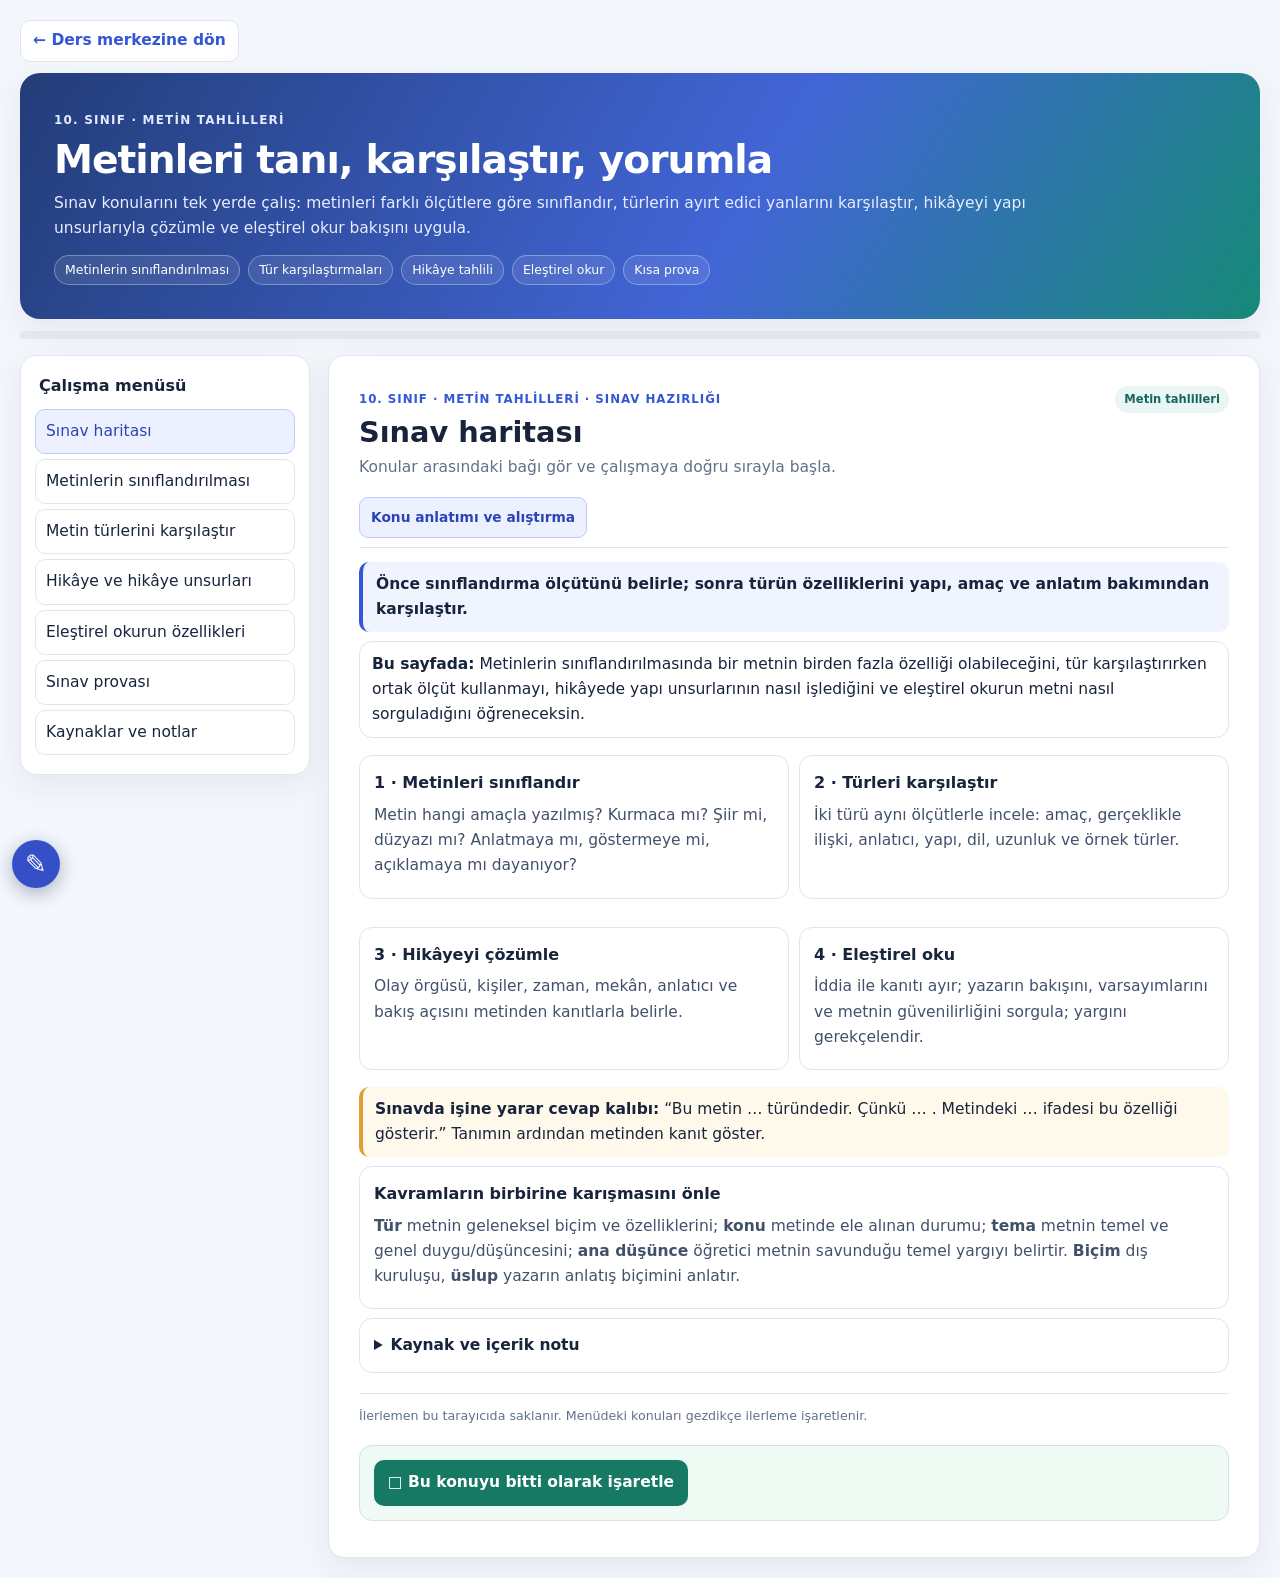
<file: outputs/10sinif_metin_tahlilleri_calisma_alani.html>
<!doctype html>
<html lang="tr">
<head>
<meta charset="utf-8">
<meta name="viewport" content="width=device-width, initial-scale=1">
<meta name="theme-color" content="#f3f6fb">
<title>10. Sınıf | Metin Tahlilleri</title>
<style>
:root{--bg:#f3f6fb;--paper:#fff;--ink:#17243b;--muted:#62718a;--line:#dfe6ef;--blue:#3457d6;--pale:#edf1ff;--teal:#087f73;--gold:#a96508;--shadow:0 10px 30px #25375a12}*{box-sizing:border-box}body{margin:0;background:var(--bg);color:var(--ink);font:15.5px/1.62 system-ui,"Segoe UI",sans-serif}button{font:inherit;cursor:pointer}.wrap{max-width:1420px;margin:auto;padding:20px}.home{display:inline-block;margin-bottom:10px;color:var(--blue);text-decoration:none;font-weight:750}.hero{color:white;padding:25px 29px;border-radius:20px;background:linear-gradient(120deg,#27356f,#4565dc 58%,#419b91);box-shadow:var(--shadow)}.hero small{font-size:.75rem;text-transform:uppercase;letter-spacing:.1em;font-weight:800;color:#dbe3ff}.hero h1{font-size:clamp(1.55rem,3vw,2.35rem);line-height:1.16;margin:6px 0}.hero p{margin:8px 0 0;color:#e8edff;max-width:980px}.meta{display:flex;gap:8px;flex-wrap:wrap;margin-top:14px}.meta span{border:1px solid #ffffff50;background:#ffffff18;border-radius:999px;padding:4px 10px;font-size:.78rem}.meter{height:7px;background:#e5eaf3;border-radius:9px;margin:12px 0}.meter span{height:100%;display:block;width:0;background:#0d927f;border-radius:9px;transition:.25s}.layout{display:grid;grid-template-columns:275px minmax(0,1fr);gap:17px;margin-top:16px}.side,.main{background:var(--paper);border:1px solid var(--line);border-radius:18px;box-shadow:var(--shadow)}.side{padding:14px;height:max-content;position:sticky;top:10px}.side h2{font-size:1rem;margin:3px 4px 9px}.side button{width:100%;display:block;text-align:left;border:1px solid var(--line);background:#fff;color:var(--ink);border-radius:10px;padding:9px 10px;margin:5px 0}.side button.active{background:var(--pale);border-color:#bdc9ff;color:#2946b4}.main{padding:clamp(16px,2.7vw,30px);min-height:700px}.head{display:flex;justify-content:space-between;gap:14px;align-items:flex-start}.head h2{font-size:clamp(1.25rem,2.5vw,1.8rem);line-height:1.25;margin:5px 0}.head p{margin:0;color:var(--muted);max-width:850px}.eyebrow{font-size:.74rem;text-transform:uppercase;letter-spacing:.08em;font-weight:800;color:var(--blue)}.tag,.pill{display:inline-block;border-radius:999px;background:#eaf6f4;color:#17655d;padding:4px 9px;font-size:.72rem;font-weight:750;white-space:nowrap}.tabs{display:flex;gap:6px;border-bottom:1px solid var(--line);padding-bottom:8px;margin:17px 0 14px;overflow:auto}.tabs span{background:var(--pale);color:#2946b4;border-radius:9px;padding:7px 11px;font-size:.86rem;font-weight:750;white-space:nowrap}.card,.exercise{border:1px solid var(--line);border-radius:13px;padding:14px;margin:9px 0;background:#fff}.card{background:#f9faff}.card h3,.exercise h3{font-size:1rem;margin:0 0 6px}.card p{margin:5px 0}.formula{border-left:4px solid var(--blue);background:#f0f4ff;border-radius:8px;padding:10px 13px;margin:9px 0;font-weight:650}.tip{border-left:4px solid #dfa033;background:#fff9eb;border-radius:8px;padding:10px 12px;margin:8px 0}.notice{border-left:4px solid var(--teal);background:#eef9f6;border-radius:8px;padding:10px 12px;margin:8px 0}.steps{margin:6px 0;padding-left:21px}.steps li{margin:4px 0}.table-wrap{overflow:auto;margin:9px 0}.table{width:100%;min-width:610px;border-collapse:collapse;font-size:.91rem}.table th,.table td{text-align:left;vertical-align:top;padding:8px 9px;border-bottom:1px solid var(--line)}.table th{color:#43516a;background:#f3f6fb}.table tr:nth-child(even) td{background:#fcfdff}.cols{display:grid;grid-template-columns:repeat(2,minmax(0,1fr));gap:10px}.hide{display:none}.foot{border-top:1px solid var(--line);margin-top:20px;padding-top:12px;color:var(--muted);font-size:.79rem}a{color:#2851bd}.exercise summary,details summary{cursor:pointer;font-weight:750}.exercise details{margin-top:10px}.answer{background:#f4f7fb;border-radius:9px;padding:11px;margin-top:8px}.source-list li{margin:8px 0}.chip{display:inline-block;margin:2px 4px 2px 0;padding:3px 8px;border-radius:7px;background:#edf1f7;color:#42516a;font-size:.82rem}@media(max-width:820px){.layout{grid-template-columns:1fr}.side{position:static}.side #nav{display:grid;grid-template-columns:repeat(2,minmax(0,1fr));gap:3px}.main{min-height:0}}@media(max-width:600px){.wrap{padding:10px}.hero{padding:19px}.head{display:block}.table{font-size:.86rem}.cols{grid-template-columns:1fr}.side #nav{grid-template-columns:1fr 1fr}}
</style>
<link rel="stylesheet" href="lesson-ui.css">
</head>
<body>
<div class="wrap">
<a class="home" href="index.html">← Ders merkezine dön</a>
<header class="hero"><small>10. sınıf · Metin Tahlilleri</small><h1>Metinleri tanı, karşılaştır, yorumla</h1><p>Sınav konularını tek yerde çalış: metinleri farklı ölçütlere göre sınıflandır, türlerin ayırt edici yanlarını karşılaştır, hikâyeyi yapı unsurlarıyla çözümle ve eleştirel okur bakışını uygula.</p><div class="meta"><span>Metinlerin sınıflandırılması</span><span>Tür karşılaştırmaları</span><span>Hikâye tahlili</span><span>Eleştirel okur</span><span>Kısa prova</span></div></header>
<div class="meter" aria-label="Çalışma ilerlemesi"><span id="progress"></span></div>
<div class="layout"><aside class="side"><h2>Çalışma menüsü</h2><div id="nav"></div></aside><main class="main" id="main"></main></div>
</div>
<script>
const sections=[
{id:'map',title:'Sınav haritası',desc:'Konular arasındaki bağı gör ve çalışmaya doğru sırayla başla.',rule:'Önce sınıflandırma ölçütünü belirle; sonra türün özelliklerini yapı, amaç ve anlatım bakımından karşılaştır.',body:`<div class="notice"><b>Bu sayfada:</b> Metinlerin sınıflandırılmasında bir metnin birden fazla özelliği olabileceğini, tür karşılaştırırken ortak ölçüt kullanmayı, hikâyede yapı unsurlarının nasıl işlediğini ve eleştirel okurun metni nasıl sorguladığını öğreneceksin.</div><div class="cols"><div class="card"><h3>1 · Metinleri sınıflandır</h3><p>Metin hangi amaçla yazılmış? Kurmaca mı? Şiir mi, düzyazı mı? Anlatmaya mı, göstermeye mi, açıklamaya mı dayanıyor?</p></div><div class="card"><h3>2 · Türleri karşılaştır</h3><p>İki türü aynı ölçütlerle incele: amaç, gerçeklikle ilişki, anlatıcı, yapı, dil, uzunluk ve örnek türler.</p></div><div class="card"><h3>3 · Hikâyeyi çözümle</h3><p>Olay örgüsü, kişiler, zaman, mekân, anlatıcı ve bakış açısını metinden kanıtlarla belirle.</p></div><div class="card"><h3>4 · Eleştirel oku</h3><p>İddia ile kanıtı ayır; yazarın bakışını, varsayımlarını ve metnin güvenilirliğini sorgula; yargını gerekçelendir.</p></div></div><div class="tip"><b>Sınavda işine yarar cevap kalıbı:</b> “Bu metin … türündedir. Çünkü … . Metindeki … ifadesi bu özelliği gösterir.” Tanımın ardından metinden kanıt göster.</div><div class="card"><h3>Kavramların birbirine karışmasını önle</h3><p><b>Tür</b> metnin geleneksel biçim ve özelliklerini; <b>konu</b> metinde ele alınan durumu; <b>tema</b> metnin temel ve genel duygu/düşüncesini; <b>ana düşünce</b> öğretici metnin savunduğu temel yargıyı belirtir. <b>Biçim</b> dış kuruluşu, <b>üslup</b> yazarın anlatış biçimini anlatır.</p></div>`},
{id:'classification',title:'Metinlerin sınıflandırılması',desc:'Metinleri tek bir başlığa sıkıştırmadan, farklı sınıflandırma ölçütleriyle tanı.',rule:'Bir metin aynı anda “düzyazı + edebî + anlatmaya bağlı + hikâye” olabilir: bunlar farklı ölçütlerin cevaplarıdır.',body:`<div class="notice"><b>Temel yaklaşım:</b> Metinler biçimlerine, gerçeklikle ilişkilerine, amaçlarına ve anlatım yollarına göre sınıflandırılır. Bu sınıflandırmalar birbirinin alternatifi değildir; aynı metin birkaç gruba birden girebilir.</div><div class="table-wrap"><table class="table"><thead><tr><th>Ölçüt</th><th>Gruplar</th><th>Açıklama ve örnekler</th></tr></thead><tbody><tr><td><b>Biçim</b></td><td>Şiir · düzyazı</td><td>Şiir dizeler ve çoğu zaman ölçü/uyak/ahenkle; düzyazı cümle ve paragraflarla kurulur. Şiirde ölçü ve uyak zorunlu değildir.</td></tr><tr><td><b>Gerçeklikle ilişki ve işlev</b></td><td>Sanat (edebî/kurmaca) · öğretici (bilgilendirici)</td><td>Sanat metni estetik yaşantı ve çok katmanlı anlam kurar; gerçekliği dönüştürerek sunabilir. Öğretici metin bilgi, haber, açıklama, kanıtlama, yönlendirme veya değerlendirme amacı taşır.</td></tr><tr><td><b>Sunuluş yolu</b></td><td>Coşku ve heyecanı dile getiren · anlatmaya bağlı · göstermeye bağlı · açıklayıcı/öğretici</td><td>Şiir; hikâye, roman, masal, fabl, destan; tiyatro; makale, deneme, haber, biyografi gibi örnekler.</td></tr><tr><td><b>İçeriğin alanı</b></td><td>Edebî · tarihî · felsefi · bilimsel · dinî vb.</td><td>Özellikle öğretici metinler ele aldıkları bilgi alanına göre gruplandırılabilir. Tür ile konu alanını karıştırma: bilimsel bir yazı anlatım biçimi bakımından açıklayıcı olabilir.</td></tr><tr><td><b>Yayımlandığı/bağlandığı çevre</b></td><td>Gazete çevresinde gelişen · kişisel hayatı konu alan</td><td>Gazete yazıları: makale, deneme, sohbet, fıkra, eleştiri, mülakat, röportaj, haber. Kişisel yaşam: anı, günlük, gezi yazısı, biyografi/otobiyografi, mektup.</td></tr><tr><td><b>Anlatım biçimi</b></td><td>Öyküleme · betimleme · açıklama · tartışma</td><td>Öyküleme olay akışını, betimleme görünüş/izlenimi, açıklama bilgi vermeyi, tartışma bir görüşü savunup karşı görüşü değerlendirmeyi öne çıkarır. Bir metinde birden fazlası bulunabilir.</td></tr><tr><td><b>Anlatımda yararlanılan yollar</b></td><td>Tanımlama · örnekleme · karşılaştırma · tanık gösterme · sayısal verilerden yararlanma vb.</td><td>Bunlar anlatım biçimi veya tür değildir; düşünceyi geliştirme yollarıdır. Örneğin makalede açıklama ve tartışma yanında örnekleme, tanık gösterme kullanılabilir.</td></tr></tbody></table></div><div class="cols"><div class="card"><h3>Sanat (edebî) metni</h3><ul class="steps"><li>Estetik etki ve duygu/düşünce yaşantısı oluşturur.</li><li>Kurmaca kişi, olay ve mekânlar içerebilir; kurmaca olmak “yalan” demek değildir.</li><li>Dil çağrışımlı, özgün ve çok anlamlı kullanılabilir.</li><li>Okur yorumuna alan bırakır.</li><li>Şiir, hikâye, roman, masal, fabl, destan ve tiyatro başlıca örneklerdir.</li></ul></div><div class="card"><h3>Öğretici (bilgilendirici) metin</h3><ul class="steps"><li>Bilgi verme, açıklama, kanıtlama, haber verme veya değerlendirme amacı taşır.</li><li>Gerçek kişi, olay ve olgulara dayanma beklentisi yüksektir.</li><li>Dil genellikle açık, anlaşılır ve doğrudan kullanılır.</li><li>Yorum bulunabilir; nesnellik/öznellik metnin türüne ve yazarın tutumuna göre değişir.</li><li>Makale, haber, anı, günlük, gezi yazısı, biyografi, deneme ve eleştiri örnekler arasındadır.</li></ul></div></div><div class="tip"><b>Dikkat:</b> “Edebî metinler tamamen gerçek dışıdır, öğretici metinlerde yorum olmaz” genellemeleri yanlıştır. Edebî metin gerçek yaşantıdan izler taşıyabilir; öğretici metinler de öznel değerlendirmeler içerebilir.</div><div class="card"><h3>Sınıflandırma örneği</h3><p>Bir yazarın çocukluk anısını anlattığı metin: <span class="chip">düzyazı</span><span class="chip">öğretici/kişisel hayat</span><span class="chip">anı</span><span class="chip">öyküleyici anlatım ağır basabilir</span>. Bu etiketler birbiriyle çelişmez; farklı soruları yanıtlar.</p></div>`},
{id:'compare',title:'Metin türlerini karşılaştır',desc:'Yakın görünen türleri ortak ölçütlerle ayırt et; sınavda gerekçeli karşılaştırma yap.',rule:'Karşılaştırma yaparken iki metne de aynı soruları sor: kim, ne amaçla, hangi gerçekle, nasıl anlatıyor?',body:`<div class="table-wrap"><table class="table"><thead><tr><th>Tür</th><th>Amaç / gerçeklikle ilişki</th><th>Yapı ve dil</th><th>Karıştırma ipucu</th></tr></thead><tbody><tr><td><b>Hikâye (öykü)</b></td><td>Kurmaca bir olayı/yaşantıyı anlatır; yaşanmışlıktan esinlenebilir.</td><td>Genellikle tek olay/durum çevresinde, romana göre kısa; kişi ve zaman kadrosu sınırlı.</td><td>Olay veya durumun kısa anlatımı; anlatıcı ve yapı unsurları vardır.</td></tr><tr><td><b>Roman</b></td><td>Kurmaca yaşamı geniş bir çevre ve ilişkiler ağıyla anlatır.</td><td>Uzun ve çok bölümlü olabilir; olay, kişi, zaman ve mekân kadrosu geniş; yan olaylar içerebilir.</td><td>Hikâyeye göre kapsamı ve ayrıntı alanı daha geniştir; kesin sayfa/kişi sınırı yoktur.</td></tr><tr><td><b>Masal</b></td><td>Olağanüstü olaylar ve tipik kişiler; çoğunlukla anonim gelenek.</td><td>Belirsiz zaman/yer; kalıplaşmış başlangıç/bitiriş sözleri görülebilir.</td><td>“Bir varmış bir yokmuş” gibi kalıplar ve olağanüstülük ipucu olabilir; her masalda şart değildir.</td></tr><tr><td><b>Fabl</b></td><td>Çoğunlukla hayvan/bitki/cansız varlıkları konuşturup ders/ileti verir.</td><td>Kısa, alegorik anlatı; sonunda açık ya da sezdirilen ders bulunabilir.</td><td>Hayvan kahraman tek başına yeterli ölçüt değildir; temsil ve ders verme işlevine bak.</td></tr><tr><td><b>Destan</b></td><td>Bir toplumun geçmişi, kahramanlığı ve ortak hafızası; olağanüstü unsurlar görülebilir.</td><td>Uzun anlatı; sözlü gelenek ürünü veya sonradan yazıya geçirilmiş olabilir.</td><td>Bireysel küçük bir olaydan çok toplumu ilgilendiren büyük olay/ülkü öne çıkar.</td></tr><tr><td><b>Tiyatro</b></td><td>Olayı sahnede canlandırmak üzere kurar.</td><td>Diyalog ve sahne yönergeleri; perde ve sahneler; gösterme tekniği baskındır.</td><td>Hikâye gibi olay anlatabilir ama temel sunuşu sahne ve konuşmadır.</td></tr><tr><td><b>Şiir</b></td><td>Duygu, düşünce, hayal ve izlenimleri estetik biçimde dile getirir.</td><td>Dize/bent düzeni, ses ve imge; ölçü/uyak olabilir ama zorunlu değildir.</td><td>Şiir de anlatabilir; onu belirleyen yalnızca konu değil, şiirsel kuruluşudur.</td></tr><tr><td><b>Makale</b></td><td>Bir konuda bilgi vermek ve görüşü kanıtlarla savunmak.</td><td>Planlı, açıklayıcı/tartışmacı; nesnel ve kanıta dayalı anlatım hedeflenir.</td><td>“Kanıtlama, bilgi, ciddi ve planlı anlatım” ipuçları.</td></tr><tr><td><b>Deneme</b></td><td>Yazarın bir konudaki kişisel düşüncelerini kesin sonuca bağlama zorunluluğu olmadan paylaşması.</td><td>Serbest plan, içten ve kişisel üslup; kanıtlama şart değildir.</td><td>Makale gibi konu tartışır; ancak kanıtlama ve nesnellik zorunluluğu yoktur.</td></tr><tr><td><b>Sohbet (söyleşi)</b></td><td>Okurla konuşuyormuş gibi sıcak biçimde düşünce paylaşma.</td><td>Samimi, konuşma havasında; soru-cevap ve içten hitaplar olabilir.</td><td>Bir kişiyle soru-cevap biçimindeki mülakatla aynı değildir.</td></tr><tr><td><b>Fıkra (köşe yazısı)</b></td><td>Güncel/toplumsal bir konuya kişisel bakışla değinme.</td><td>Gazete/dergi çevresinde kısa, canlı ve çoğunlukla öznel anlatım.</td><td>Buradaki “fıkra”, güldürücü kısa hikâye anlamındaki fıkra/nükte ile bağlama göre ayrılır.</td></tr><tr><td><b>Eleştiri</b></td><td>Bir sanat eserini/ürünü veya düşünceyi ölçütlerle değerlendirme.</td><td>Olumlu ve olumsuz yönler gerekçelendirilir; tanıtma ve yorum içerebilir.</td><td>Sadece beğenmek/beğenmemek değil, eserden kanıtla değerlendirmektir.</td></tr><tr><td><b>Haber yazısı</b></td><td>Güncel olayı doğru ve hızlı biçimde okura duyurma.</td><td>5N1K (ne, nerede, ne zaman, nasıl, neden, kim) sorularına cevap arar; açık ve doğrudan dil.</td><td>Yorumdan çok doğrulanabilir bilgi ve kaynak önemlidir.</td></tr><tr><td><b>Anı · günlük</b></td><td>Gerçek yaşantı: anı geçmişte yaşananı sonradan; günlük günü gününe kaydeder.</td><td>Birinci kişi anlatımı sık; kişisel izlenim ve değerlendirme olabilir.</td><td>Zaman farkı: anı geriye dönük; günlük tarih atılarak o sırada yazılır.</td></tr><tr><td><b>Biyografi · otobiyografi</b></td><td>Biyografi başka bir kişinin, otobiyografi yazarın kendi yaşamını anlatır.</td><td>Gerçek kişi ve yaşam çizgisi; belgelere/hatırlamaya dayanabilir.</td><td>Yazan kişi ile yaşamı anlatılan kişi aynı mı diye sor.</td></tr><tr><td><b>Gezi yazısı</b></td><td>Gezilen yerleri gözlem, bilgi ve izlenimlerle tanıtma.</td><td>Betimleme ve öyküleme; yerel özellikler ve kişisel izlenimler bulunabilir.</td><td>Salt kurmaca mekân anlatımı değil, gezilip gözlemlenen yerler esastır.</td></tr><tr><td><b>Mülakat · röportaj</b></td><td>Mülakat: kişiyle soru-cevap yoluyla görüşme. Röportaj: kişi/yer/olay hakkında araştırıp gözlem ve belgeyle tanıtma.</td><td>Mülakatta soru-cevap belirgin; röportajda gözlem, araştırma ve anlatım daha geniş yer tutabilir.</td><td>Röportajda görüşme olabilir ama yalnızca soru-cevapla sınırlı değildir.</td></tr></tbody></table></div><div class="card"><h3>En sık sorulan ikili karşılaştırmalar</h3><ul class="steps"><li><b>Hikâye–roman:</b> İkisi de anlatmaya bağlı kurmaca türdür. Romanın kişi/olay çevresi ve ayrıntı alanı çoğunlukla daha geniştir; hikâye daha sınırlı bir olaya veya duruma yoğunlaşır.</li><li><b>Makale–deneme:</b> İkisi de düşünce yazısıdır. Makale görüşünü kanıtlamaya yönelir; deneme kişisel düşünceyi serbestçe yoklar, kesin kanıt zorunluluğu yoktur.</li><li><b>Anı–günlük:</b> İkisi de gerçek yaşantıyı aktarır. Anı sonradan hatırlayıp yazar; günlük yaşandığı günlerde kaydedilir.</li><li><b>Mülakat–röportaj:</b> Mülakatta soru-cevapla görüş alma; röportajda araştırma, gözlem ve belgeyle konuyu genişçe tanıtma baskındır.</li><li><b>Öyküleme–betimleme:</b> Öyküleme “ne oldu?” sorusunu, betimleme “nasıl görünüyor/nasıl bir yer?” sorusunu yanıtlar. Aynı metinde ikisi de olabilir.</li></ul></div><div class="tip"><b>Tür tespitinde tek ipucuna dayanma.</b> Başlık ya da konu tek başına türü belirlemez. Amaç, anlatım, gerçeklikle ilişki ve yapı özelliklerini birlikte değerlendir.</div>`},
{id:'story',title:'Hikâye ve hikâye unsurları',desc:'Hikâyeyi tür özellikleri, olay örgüsü ve anlatıcı bakımından adım adım tahlil et.',rule:'Tahlilde “ne anlatılmış?” kadar “kim, kime, nerede, ne zaman ve nasıl anlatmış?” sorularını da cevapla.',body:`<div class="notice"><b>Hikâye (öykü):</b> Gerçekleşmiş ya da gerçekleşmesi mümkün olayları/yaşantıları kişi, zaman ve mekân çerçevesinde anlatan kısa edebî türdür. Olay hikâyesinde merak ve sonuç; durum hikâyesinde günlük yaşamdan bir kesit, atmosfer ve izlenim öne çıkabilir.</div><div class="table-wrap"><table class="table"><thead><tr><th>Unsur</th><th>Ne demek?</th><th>Metinde nasıl bulurum?</th><th>Karıştırma</th></tr></thead><tbody><tr><td><b>Olay / olay örgüsü</b></td><td>Olay, yaşanan tekil durumdur. Olay örgüsü, olayların neden-sonuç ve zaman ilişkisiyle düzenlenmiş biçimidir.</td><td>Başlangıçtaki durumu, değişikliği, çatışmayı, dönüm noktasını ve sonucu sırala.</td><td>Konu, olay örgüsünün özeti değildir; konuyu daha genel birkaç sözcükle söylersin.</td></tr><tr><td><b>Kişiler / şahıs kadrosu</b></td><td>Olayı yaşayan, etkileyen veya anlatıda yer alan karakter ve tipler.</td><td>Başkişiyi ve yardımcı kişileri; amaçlarını, özelliklerini, değişimlerini ve ilişkilerini belirle.</td><td>Karakter kendine özgü yönleriyle gelişebilir; tip belirgin bir özelliği/kişilik kalıbını temsil eder.</td></tr><tr><td><b>Zaman</b></td><td>Olayın geçtiği dönem, tarih, mevsim, gün veya süre.</td><td>Doğrudan verilen tarih/saatleri ve “ertesi gün, yıllar önce” gibi ipuçlarını ara; anlatma zamanı ile olay zamanını ayırt et.</td><td>Metnin yayımlandığı tarih, hikâyedeki olay zamanı değildir.</td></tr><tr><td><b>Mekân (yer)</b></td><td>Olayın geçtiği açık ya da kapalı çevre; fiziksel ve bazen ruhsal/toplumsal ortam.</td><td>Yer adlarını ve betimlemeleri bul; mekânın kişilerin ruh hâline/olaya katkısını yorumla.</td><td>Mekânı yalnızca yer adı olarak sayma; işlevini de açıkla.</td></tr><tr><td><b>Anlatıcı</b></td><td>Olayı ve bilgileri okura aktaran anlatım sesi; gerçek yazarla aynı kişi değildir.</td><td>Metindeki anlatım sesinin “ben” mi dediğine, kişileri ne kadar bildiğine bak.</td><td>Yazar gerçek kişidir; anlatıcı metnin kurmaca aktarım aracıdır.</td></tr><tr><td><b>Bakış açısı</b></td><td>Anlatıcının olay ve kişilere hangi bilgi/konumdan baktığı.</td><td>Birinci kişi/kahraman: olayın içindeki “ben”; gözlemci: gördüğünü aktarır, iç dünyayı sınırlı bilir; hâkim/ilahi: kişilerin içinden ve geçmiş/gelecekten haberdar olabilir.</td><td>Birinci kişi anlatıcı otomatik olarak yazar değildir. “Üçüncü kişi” de tek başına hâkim bakış açısı demek değildir.</td></tr><tr><td><b>Çatışma</b></td><td>Hikâyeyi hareket ettiren karşıt istek, güç veya durum.</td><td>Kişi–kişi, kişi–toplum, kişi–doğa, kişinin kendi içindeki çatışma gibi kaynakları ara.</td><td>Her hikâyede büyük kavga bulunmaz; kararsızlık veya beklenti de çatışma kurabilir.</td></tr><tr><td><b>Konu · tema · ileti</b></td><td>Konu: metnin ele aldığı olay/durum. Tema: temel soyut duygu/düşünce. İleti: okura sezdirilen/aktarılmak istenen düşünce.</td><td>“Metin ne hakkında?” konu; “hangi genel duygu/düşünce?” tema; “bundan hangi sonuç çıkar?” ileti.</td><td>Tema genellikle tek sözcük/soyut kavram (“özlem”); ileti cümle biçiminde olabilir (“İnsan sevdiklerinin kıymetini zamanında bilmelidir”).</td></tr></tbody></table></div><div class="cols"><div class="card"><h3>Hikâyenin temel bölümleri</h3><ul class="steps"><li><b>Serim:</b> Kişi, yer, zaman ve başlangıç durumu tanıtılır.</li><li><b>Düğüm:</b> Olay/çatışma gelişir, merak ve gerilim artar.</li><li><b>Çözüm:</b> Çatışma sonuçlanır veya durum açıklığa kavuşur.</li></ul><p>Bu bölümler her hikâyede açık başlıklarla bulunmaz. Durum hikâyesinde belirgin bir düğüm/çözüm olmayabilir.</p></div><div class="card"><h3>Anlatma tekniklerinden bazıları</h3><ul class="steps"><li><b>Anlatma:</b> Olayı anlatıcının aktarması.</li><li><b>Gösterme / sahneleme:</b> Diyalog ve davranışları doğrudan sunma.</li><li><b>Betimleme:</b> Kişi, yer veya nesnenin özelliklerini canlandırma.</li><li><b>İç konuşma:</b> Kişinin düşüncelerini kendi içinden aktarma.</li><li><b>Geriye dönüş:</b> Şimdiki akıştan geçmişteki olaya dönme.</li><li><b>Diyalog:</b> Kişilerin karşılıklı konuşması.</li></ul></div></div><div class="formula">Hızlı tahlil şeması: <b>Tür → konu/tema → olay örgüsü → kişiler ve çatışma → zaman/mekân → anlatıcı/bakış açısı → dil, anlatım ve metinden kanıt.</b></div><div class="card"><h3>Mini örnekle unsurları bul</h3><p>“Yağmur dinince Elif, yıllardır kapalı duran dükkânın kepengini kaldırdı. İçeride babasının bıraktığı saat hâlâ çalışıyordu. Onu avucuna alıp gülümsedi.”</p><ul class="steps"><li><b>Konu:</b> Elif’in eski dükkâna dönmesi ve babasının saatini bulması.</li><li><b>Tema:</b> Özlem, geçmişle bağ (yorum metne göre değişebilir).</li><li><b>Kişi:</b> Elif; baba anı/nesne aracılığıyla anılır.</li><li><b>Zaman:</b> Yağmurun dinmesinden sonrası; dükkânın uzun süredir kapalı olduğu belirtilir.</li><li><b>Mekân:</b> Eski dükkân.</li><li><b>Anlatıcı/bakış açısı:</b> Üçüncü kişi anlatımı; iç dünyayı kesin olarak açıklamadığından bu kısa parçada gözlemciye yakın aktarım.</li><li><b>Olay örgüsü:</b> Dükkâna dönüş → kepengi açma → saati bulma → duygusal tepki.</li></ul><p>Bir yorumun doğru sayılması için metindeki ifadelerle desteklenmesi gerekir.</p></div><div class="tip"><b>Olay hikâyesi–durum hikâyesi:</b> Olay hikâyesinde belirgin bir olay zinciri ve sonuca ulaşma eğilimi; durum hikâyesinde gündelik yaşamdan bir kesit, atmosfer ve karakter izlenimi öne çıkar. Bu ayrım kesin duvarlar değildir; metinler iki özelliği birlikte taşıyabilir.</div>`},
{id:'critical',title:'Eleştirel okurun özellikleri',desc:'Metni edilgen biçimde kabul etmek yerine kanıt, amaç, bakış ve tutarlılık yönünden değerlendir.',rule:'Eleştirel okur her şeye karşı çıkan kişi değildir; yargısını sorgulayan, kanıta dayandıran ve gerektiğinde değiştirebilen kişidir.',body:`<div class="table-wrap"><table class="table"><thead><tr><th>Özellik</th><th>Okuma sırasında ne yapar?</th><th>Kendine soracağı soru</th></tr></thead><tbody><tr><td><b>Etkin ve amaçlıdır</b></td><td>Okuma amacını belirler; başlık, alt başlık ve metin yapısından beklenti kurar.</td><td>Bu metinden hangi bilgiyi/anlamı bulmam gerekiyor?</td></tr><tr><td><b>Sorgulayıcıdır</b></td><td>İddiaları, varsayımları, genellemeleri ve neden-sonuç bağlarını inceler.</td><td>Yazar bunu neden söylüyor? Başka açıklama mümkün mü?</td></tr><tr><td><b>Kanıt arar</b></td><td>Görüş ile olguyu ayırır; iddianın örnek, veri, belge veya güvenilir kaynakla desteklenip desteklenmediğine bakar.</td><td>Bu yargının dayanağı ne? Kanıt iddiayı gerçekten destekliyor mu?</td></tr><tr><td><b>Nesnel ve adildir</b></td><td>Kendi önyargısını fark etmeye çalışır; karşı görüşü çarpıtmadan değerlendirir.</td><td>Katılmadığım görüşü doğru ve adil biçimde özetleyebiliyor muyum?</td></tr><tr><td><b>Çıkarım yapar, satır aralarını okur</b></td><td>Açıkça söylenmeyen anlamları bağlamdan çıkarır; çıkarımı metinsel ipuçlarıyla temellendirir.</td><td>Metinde doğrudan söylenmeyen hangi sonuç, hangi ipucundan çıkıyor?</td></tr><tr><td><b>Tutarlılığı kontrol eder</b></td><td>Metin içi çelişkiyi, eksik bilgiyi, ilgisiz kanıtı ve abartılı genellemeyi fark eder.</td><td>Örnekler sonuçla uyumlu mu? Metin kendi içinde çelişiyor mu?</td></tr><tr><td><b>Kaynağı ve amacı değerlendirir</b></td><td>Yazarın uzmanlığı, metnin tarihi, hedef kitlesi ve bilgilendirme/ikna/eğlendirme amacını dikkate alır.</td><td>Bilgiyi kim, ne zaman ve hangi amaçla yayımlamış?</td></tr><tr><td><b>Yorumunu gerekçelendirir</b></td><td>Beğeni ya da itirazını kişisel tepkiyle bırakmaz; metin ayrıntısı ve ölçütle açıklar.</td><td>Görüşümü hangi cümle, örnek veya ölçütle destekliyorum?</td></tr><tr><td><b>Yeni bilgiyle fikrini gözden geçirir</b></td><td>Karşı kanıtı dikkate alır; yanıldığını görürse görüşünü günceller.</td><td>Yeni kanıt fikrimi değiştirmeyi gerektiriyor mu?</td></tr></tbody></table></div><div class="cols"><div class="card"><h3>Olgu ve görüş</h3><p><b>Olgu:</b> Doğruluğu gözlem veya kaynakla denetlenebilir yargı. <i>“Kütüphane pazartesi günü saat 09.00’da açılıyor.”</i></p><p><b>Görüş:</b> Kişisel değerlendirme/yorum. <i>“Kütüphane ilçenin en güzel yeri.”</i></p><p>Bir cümlede olgu ile görüş birlikte de bulunabilir; ayırırken hangi bölümün doğrulanabilir olduğuna bak.</p></div><div class="card"><h3>Eleştiri ile önyargıyı ayır</h3><p><b>Gerekçeli eleştiri:</b> “Hikâyenin sonu hızlı bağlanmış; çünkü karakterin kararını hazırlayan bir ipucu önceki bölümlerde yok.”</p><p><b>Gerekçesiz yargı:</b> “Sonu kötü.”</p><p>Eleştirel okur metnin güçlü yanlarını da görür; yalnızca kusur aramaz.</p></div></div><div class="card"><h3>Eleştirel okuma için kısa kontrol listesi</h3><ol class="steps"><li>Metnin konusu, amacı ve hedef kitlesi nedir?</li><li>Temel iddia/ileti nedir? Metin bunu açık mı söylüyor, sezdiriyor mu?</li><li>Olgu, yorum ve varsayımlar nerede ayrılıyor?</li><li>Hangi kanıtlar kullanılmış; kaynak güvenilir ve yeterli mi?</li><li>Karşı görüşe yer verilmiş mi? Genelleme veya çelişki var mı?</li><li>Metnin dili okuru bilgilendiriyor, ikna ediyor, duygulandırıyor veya yönlendiriyor mu?</li><li>Kendi değerlendirmemi metinden bir kanıtla nasıl desteklerim?</li></ol></div><div class="notice"><b>Eleştirel okurluk = kuşkuculuk değil, ölçülü sorgulama.</b> Bir iddiayı otomatik kabul etme; otomatik reddetme de. Kanıtın gücüne göre karar ver.</div>`},
{id:'practice',title:'Sınav provası',desc:'Kısa soruları önce kendin cevapla; sonra örnek yanıtlarla kontrol et.',rule:'Cevabında tanımı ver, ayırt edici özelliği belirt ve mümkünse metinden bir kanıt ekle.',body:`<div class="notice">Aşağıdaki özgün sorular konuları tekrar etmek için hazırlanmıştır; öğretmeninin sorularının aynısı değildir. Önce yanıtlarını bir kâğıda yaz, sonra örnek cevapları aç.</div><article class="exercise"><h3>1 · Sınıflandırma ölçütlerini kullan</h3><p><b>“Kış akşamı köyün tek ışığı eski istasyondan sızıyordu. Cem, yıllar sonra ilk kez oraya dönmüştü.”</b> Bu parçayı biçim, işlev ve anlatım yolu bakımından sınıflandır. Hangi hikâye unsurları seçilebiliyor?</p><details><summary>Örnek yanıtı gör</summary><div class="answer">Düzyazıdır; edebî/kurmaca ve anlatmaya bağlı bir metin parçası niteliğindedir. Betimleme ve öyküleme izleri bulunur. Zaman: kış akşamı; mekân: eski istasyon/köy; kişi: Cem; dönüş eylemi olayın başlangıcını kurar. Daha geniş bağlam olmadan hikâye türü kesinlenemez.</div></details></article><article class="exercise"><h3>2 · Türleri ayırt et</h3><p>Makale ile deneme arasındaki temel farkı yaz. Günlük ile anıyı hangi ölçütle ayırırsın?</p><details><summary>Örnek yanıtı gör</summary><div class="answer">Makale bir görüşü bilgi ve kanıtlarla savunmayı amaçlar; deneme yazarın kişisel düşüncelerini serbest ve kesin kanıtlama zorunluluğu olmadan işler. Günlük yaşandığı günlerde kaydedilir; anı yaşantılar üzerinden geriye dönük yazılır.</div></details></article><article class="exercise"><h3>3 · Kavramı seç</h3><p>Bir hikâyenin genel olarak “özlem” duygusu etrafında kurulduğunu söyledik. “Özlem” konu, tema, ileti, yoksa üslup mu?</p><details><summary>Cevabı gör</summary><div class="answer">Tema. “Özlem” soyut ve genel duygu/düşünce alanını belirtir. Konu, hikâyede özlemin hangi olay/durum aracılığıyla işlendiğini daha somut biçimde söyler.</div></details></article><article class="exercise"><h3>4 · Anlatıcı ve bakış açısı</h3><p>“Kapıyı açtım. Annem beni görünce gülümsedi.” cümlelerinde anlatıcıyı belirle. Anlatıcının hikâyenin yazarı olduğunu söyleyebilir miyiz?</p><details><summary>Örnek yanıtı gör</summary><div class="answer">Birinci kişi/kahraman anlatıcı kullanılmış; anlatıcı olayın içindedir. Bu anlatıcı kurmaca bir sestir, yazarla aynı kişi olduğu sonucu çıkarılamaz.</div></details></article><article class="exercise"><h3>5 · Eleştirel okuma</h3><p>“Bu uygulamayı kullanan herkes sınavda başarılı olur; arkadaşım kullandı ve yüksek not aldı.” iddiasında hangi sorunlar olabilir? Eleştirel okurun soracağı iki soru yaz.</p><details><summary>Örnek yanıtı gör</summary><div class="answer">Tek bir örnekten “herkes” diye genelleme yapılmış; başarıyı etkileyen başka etkenler araştırılmamış. Sorular: Bu iddiayı destekleyen daha geniş ve güvenilir veri var mı? Uygulamayı kullanan/kullanmayan öğrencilerin sonuçları karşılaştırılmış mı?</div></details></article><article class="exercise"><h3>6 · Kısa hikâye tahlili</h3><p>“Sabah erkenden durağa geldi. Otobüs gecikince cebindeki mektubu yeniden okudu. Mektubun son satırında ‘Seni bekleyeceğim’ yazıyordu.” Konu, olası tema, zaman, mekân, kişi ve olay akışını yaz.</p><details><summary>Örnek yanıtı gör</summary><div class="answer">Konu: Bir kişinin otobüs durağında beklerken bir mektubu okuması. Olası tema: bekleyiş/özlem (yorum; metin kanıtına dayanır). Zaman: sabah erkenden. Mekân: otobüs durağı. Kişi: adı verilmeyen başkişi; mektubun yazarı dolaylı olarak anılır. Olay: durağa gelme → otobüsün gecikmesi → mektubu yeniden okuma. Daha geniş bağlam yorumları değiştirebilir.</div></details></article><div class="card"><h3>Son tekrar: 8 anahtar bilgi</h3><ol class="steps"><li>Metinleri farklı ölçütlere göre sınıflandırabiliriz; aynı metin birden fazla gruba girebilir.</li><li>Sanat metni estetik yaşantı; öğretici metin bilgi, açıklama, haber veya değerlendirme amacı taşır.</li><li>Öyküleme/betimleme anlatım biçimidir; örnekleme/tanık gösterme düşünceyi geliştirme yoludur.</li><li>Makale kanıtlama, deneme kişisel ve serbest düşünceyle; günlük günü gününe, anı geriye dönük oluşuyla ayırt edilir.</li><li>Hikâyenin temel yapı unsurları olay örgüsü, kişiler, zaman, mekân, anlatıcı ve bakış açısıdır.</li><li>Konu somut olarak “ne anlatılıyor?”, tema soyut olarak “hangi duygu/düşünce?” sorusunu yanıtlar.</li><li>Anlatıcı yazar değildir; bakış açısı anlatıcının bilgi ve konum sınırını gösterir.</li><li>Eleştirel okur iddia ve kanıtı inceler, adil davranır ve yargısını gerekçelendirir.</li></ol></div>`},
{id:'sources',title:'Kaynaklar ve notlar',desc:'İçeriğin dayandığı öğretim programı ve eğitim kaynakları.',rule:'Sınıfta öğretmeninizin kullandığı kitap ve açıklamalar, sınav kapsamı için önceliklidir.',body:`<ul class="source-list"><li><a href="https://ogmmateryal.eba.gov.tr/panel/upload/etkilesimli/kitap/turkdiliveedebiyati/9/unite1/files/basic-html/page14.html" target="_blank" rel="noopener">MEB OGM Materyal — 9. sınıf, “Metinlerin Sınıflandırılması”</a><br>Sanat/öğretici metin ayrımı, şiir ve düzyazı, anlatmaya/göstermeye bağlı türler ve öğretici tür kümeleri.</li><li><a href="https://tymm.meb.gov.tr/turk-dili-ve-edebiyati-dersi/unite/256" target="_blank" rel="noopener">MEB Türkiye Yüzyılı Maarif Modeli — 10. sınıf, 3. tema</a><br>Anlatmaya bağlı metinlerde anlatıcı, olay örgüsü, kişi, zaman, mekân; yapı unsurlarını ve metinleri karşılaştırma yaklaşımı.</li><li><a href="https://mufredat.meb.gov.tr/Dosyalar/TTKB/Lise/10/T%C3%BCrk%20Dili%20ve%20Edebiyat%C4%B1/c2_TDE_10.pdf" target="_blank" rel="noopener">MEB — 10. sınıf Türk Dili ve Edebiyatı öğretim programı</a><br>Öyküleyici edebî metinlerin incelenmesi, tema, üslup, dil ve anlatım özelliklerine göre karşılaştırma.</li><li><a href="https://dergipark.org.tr/tr/download/article-file/4537877" target="_blank" rel="noopener">Akın, Tutkun, Gür Erdoğan, Boztaş ve Karabacak (2025) — “Türkçe öğretmenlerinin eleştirel okuma öğretimine yönelik görüşleri”</a><br>Eleştirel okurda sorgulayıcı ve nesnel yaklaşım, bilgi/kültür donanımı, analitik beceriler ve kanıtları değerlendirme boyutları.</li></ul><div class="tip"><b>Kapsam notu:</b> Öğretmenin “metinlerin sınıflandırılması” ifadesi farklı ders kitabı sıralamalarına göre genişleyebilir. Bu çalışma alanı temel okul sınıflandırmalarını ve sık kullanılan tür karşılaştırmalarını bir araya getirir. Ders notlarında geçen özel terimler varsa onları da tekrar et.</div>`}
];
let active=sections[0].id;const done=new Set(JSON.parse(localStorage.getItem('tde-metin-tahlili-done')||'[]'));
function nav(){document.querySelector('#nav').innerHTML=sections.map(s=>`<button class="${active===s.id?'active':''}" onclick="openSection('${s.id}')">${s.title}${done.has(s.id)?' ✓':''}</button>`).join('');document.querySelector('#progress').style.width=(done.size/sections.length*100)+'%'}
function openSection(id){active=id;nav();render()}
function render(){const s=sections.find(x=>x.id===active);document.querySelector('#main').innerHTML=`<div class="head"><div><span class="eyebrow">10. sınıf · Metin Tahlilleri · Sınav hazırlığı</span><h2>${s.title}</h2><p>${s.desc}</p></div><span class="tag">Metin tahlilleri</span></div><div class="tabs"><span>Konu anlatımı ve alıştırma</span></div><div class="formula">${s.rule}</div>${s.body}<details class="card"><summary>Kaynak ve içerik notu</summary><p>Bu çalışma alanı, MEB OGM Materyal metin sınıflandırması, MEB 10. sınıf öğretim programı ve eleştirel okuma üzerine araştırmalardan yararlanılarak sınav tekrarı için düzenlenmiştir. Kaynak bağlantıları <b>Kaynaklar ve notlar</b> bölümündedir. Türlerin bazı özellikleri metne ve öğretim kaynağına göre değişebilir; örnek yanıtlar gerekçeli yorum modelidir.</p></details><div class="foot">İlerlemen bu tarayıcıda saklanır. Menüdeki konuları gezdikçe ilerleme işaretlenir.</div>`}
nav();render();
</script>
<script src="progress.js"></script><script src="annotation.js"></script></body>
</html>
</file>
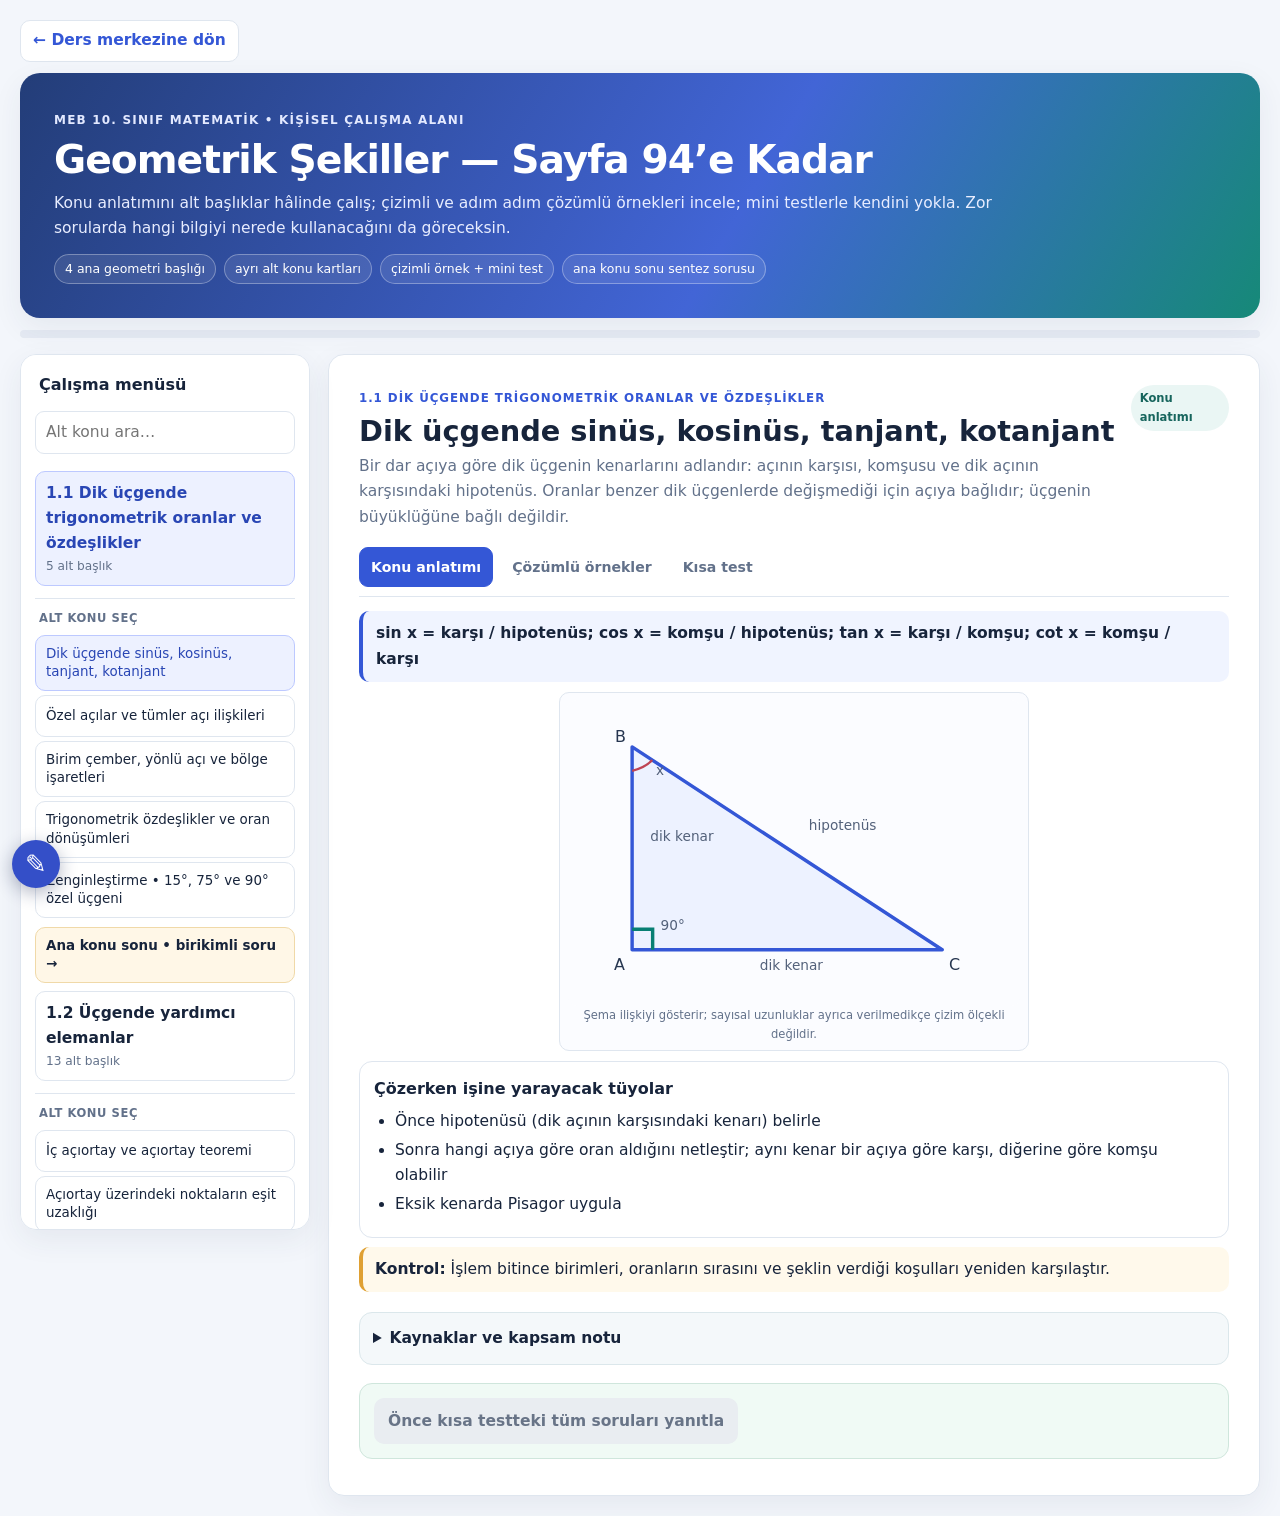
<file: outputs/10sinif_sayfa94_calisma_alani.html>
<!doctype html>
<html lang="tr"><head><meta charset="utf-8"><meta name="viewport" content="width=device-width,initial-scale=1">
<title>10. Sınıf Matematik | Sayfa 94’e Kadar Çalışma Alanı</title>
<style>
:root{--bg:#f3f6fb;--paper:#fff;--ink:#17243b;--muted:#62718a;--line:#dfe6ef;--blue:#3457d6;--pale:#edf1ff;--teal:#087f73;--gold:#a96508;--red:#be4454;--shadow:0 10px 30px #25375a12}
*{box-sizing:border-box}body{margin:0;background:var(--bg);color:var(--ink);font:15.5px/1.62 system-ui,"Segoe UI",sans-serif}button,input{font:inherit}button{cursor:pointer}
.wrap{max-width:1420px;margin:auto;padding:20px}.hero{color:white;padding:24px 27px;border-radius:20px;background:linear-gradient(120deg,#233d98,#4265dc 60%,#399e9f);box-shadow:var(--shadow)}.hero small{font-size:.75rem;text-transform:uppercase;letter-spacing:.1em;font-weight:800}.hero h1{font-size:clamp(1.45rem,3vw,2.1rem);line-height:1.2;margin:5px 0}.hero p{margin:8px 0 0;color:#e7edff;max-width:930px}.hero .meta{display:flex;gap:8px;flex-wrap:wrap;margin-top:13px}.hero .meta span{border:1px solid #ffffff50;background:#ffffff18;border-radius:999px;padding:4px 10px;font-size:.78rem}
.meter{height:7px;background:#e5eaf3;border-radius:9px;margin:12px 0}.meter span{height:100%;display:block;width:0;background:#0d927f;border-radius:9px;transition:.25s}.layout{display:grid;grid-template-columns:310px minmax(0,1fr);gap:17px;margin-top:16px}.side,.main{background:var(--paper);border:1px solid var(--line);border-radius:18px;box-shadow:var(--shadow)}.side{padding:14px;height:max-content;position:sticky;top:10px;max-height:calc(100vh - 24px);overflow:auto}.side h2{font-size:1rem;margin:3px 4px 9px}.search{width:100%;border:1px solid var(--line);border-radius:9px;padding:8px 10px;margin:3px 0 9px}.major{display:grid;gap:6px;margin:8px 0 12px}.major button,.sub button{border:1px solid var(--line);background:#fff;color:var(--ink);text-align:left;border-radius:10px;padding:9px 10px}.major button.active{background:var(--pale);border-color:#bdc9ff;color:#2946b4}.major b,.major small{display:block}.major small{color:var(--muted);font-size:.76rem}.sub{border-top:1px solid var(--line);padding-top:10px;margin-top:8px}.sub label{display:block;color:var(--muted);font-size:.72rem;font-weight:800;text-transform:uppercase;letter-spacing:.05em;margin:0 4px 7px}.sub button{display:block;width:100%;font-size:.84rem;padding:7px 9px;margin:4px 0;border-color:transparent;line-height:1.35}.sub button.active{color:#16685f;background:#eaf7f4;border-color:#c5e8df}.sub button.done:after{content:" ✓";color:var(--teal);font-weight:800}.sub button.integrated{margin-top:9px;background:#fff7e7;border-color:#f0d9a8;font-weight:750}.sub button.preview{background:#f6f1ff;border-color:#e4d7ff}
.main{padding:clamp(16px,2.7vw,30px);min-height:720px}.head{display:flex;justify-content:space-between;gap:14px;align-items:flex-start}.head h2{font-size:clamp(1.25rem,2.5vw,1.8rem);line-height:1.25;margin:5px 0}.head p{margin:0;color:var(--muted);max-width:820px}.eyebrow{font-size:.74rem;text-transform:uppercase;letter-spacing:.08em;font-weight:800;color:#3457d6}.tag,.pill{display:inline-block;border-radius:999px;background:#eef2f7;color:#53627a;padding:4px 9px;font-size:.72rem;font-weight:750}.tag{background:#eaf6f4;color:#17655d}.tabs{display:flex;gap:6px;border-bottom:1px solid var(--line);padding-bottom:8px;margin:17px 0 14px;overflow:auto}.tabs button{border:0;background:transparent;border-radius:9px;padding:8px 11px;color:var(--muted);font-size:.88rem;font-weight:750;white-space:nowrap}.tabs button.active{background:var(--pale);color:#2946b4}.cols{display:grid;grid-template-columns:repeat(2,minmax(0,1fr));gap:10px}.card,.exercise{border:1px solid var(--line);border-radius:13px;padding:14px;margin:9px 0;background:#fff}.card{background:#f9faff}.card h3,.exercise h3{font-size:1rem;margin:0 0 6px}.card p{margin:5px 0}.formula{border-left:4px solid var(--blue);background:#f0f4ff;border-radius:8px;padding:10px 13px;margin:9px 0;font-weight:650}.tip{border-left:4px solid #dfa033;background:#fff9eb;border-radius:8px;padding:10px 12px;margin:8px 0}.avoid{border-left:4px solid #d45d6b;background:#fff3f4;border-radius:8px;padding:10px 12px;margin:8px 0}.exercise{padding:14px}.exercise .prompt{font-weight:650}.steps{margin:6px 0;padding-left:21px}.steps li{margin:4px 0}.figure{max-width:470px;margin:10px auto;padding:6px;border:1px solid var(--line);background:#fbfcff;border-radius:10px}.figure svg{display:block;width:100%;height:auto}.figure figcaption{text-align:center;font-size:.72rem;color:var(--muted)}.shape{fill:#edf2ff;stroke:#3457d6;stroke-width:3;stroke-linejoin:round}.aux{stroke:#8995aa;stroke-width:2;stroke-dasharray:5 4}.hi{stroke:#087f73;stroke-width:3;fill:none}.txt{font:14px system-ui,sans-serif;fill:#263650}.small{font:12px system-ui,sans-serif;fill:#53617a}.choices{display:grid;gap:6px;margin:10px 0}.choice{display:flex;gap:8px;align-items:flex-start;border:1px solid var(--line);border-radius:9px;padding:8px 10px;cursor:pointer}.choice:hover{background:#f7f9ff}.choice input{margin-top:5px;accent-color:var(--blue)}.feedback{border-radius:9px;padding:9px 11px;margin:8px 0}.correct{background:#e8f7ef;color:#17663d}.incorrect{background:#fff0f1;color:#9b3040}.btn{border:0;border-radius:9px;background:var(--blue);color:#fff;padding:9px 13px;font-weight:750}.btn.light{background:#edf1f7;color:#33435a}.actions{display:flex;flex-wrap:wrap;gap:8px;margin:14px 0}.solution{background:#f4f7fb;border-radius:10px;padding:12px;margin:9px 0}.solution h4{margin:0 0 5px}.integration{background:#fffaf0;border:1px solid #f0d9a8;border-radius:14px;padding:15px;margin:12px 0}.integration h3{margin:0 0 7px}.checklist{display:flex;gap:7px;flex-wrap:wrap;margin:8px 0}.checklist span{border-radius:999px;background:#fff0cf;color:#74500d;padding:3px 9px;font-size:.76rem;font-weight:700}.notice{background:#f5f2ff;border:1px solid #ded5fa;border-radius:11px;padding:11px 13px;color:#4b3d78;margin:10px 0}.sourcebox{background:#f4f8fa;border:1px solid #dbe7eb;border-radius:13px;padding:13px;margin-top:20px}.sourcebox summary{font-weight:750;cursor:pointer}.sourcebox a{color:#2451bf}.sourcebox li{margin:6px 0}.foot{border-top:1px solid var(--line);margin-top:20px;padding-top:12px;color:var(--muted);font-size:.79rem}
@media(max-width:930px){.layout{grid-template-columns:1fr}.side{position:static;max-height:none}.major{grid-template-columns:1fr 1fr}.sub{display:grid;grid-template-columns:1fr 1fr;gap:4px}.sub label{grid-column:1/-1}.sub button{margin:0}}@media(max-width:600px){.wrap{padding:9px}.major,.sub,.cols{grid-template-columns:1fr}.head{display:block}.tabs button{padding:8px}.main{min-height:0}.hero{padding:19px}.figure{max-width:100%}}
</style><style>
.mobile-home{display:none}
@media(max-width:700px){
 html{ -webkit-text-size-adjust:100%;text-size-adjust:100% }
 body{min-width:320px;overflow-x:hidden;padding-bottom:env(safe-area-inset-bottom)}
 .wrap{width:100%;max-width:100%;padding:10px}
 .hero{padding:18px;border-radius:16px}
 .hero h1{font-size:clamp(1.35rem,6vw,1.8rem)}
 .layout{grid-template-columns:minmax(0,1fr)!important;gap:10px;margin-top:10px}
 .side{position:static!important;top:auto!important;max-height:none!important;overflow:visible;padding:11px}
 .main{min-width:0;min-height:0;padding:15px;overflow-x:auto}
 .major{grid-template-columns:repeat(2,minmax(0,1fr));gap:6px}
 .sub{display:grid;grid-template-columns:repeat(2,minmax(0,1fr));gap:5px}
 .sub label{grid-column:1/-1}
 .major button,.sub button,.tabs button,button{min-height:44px}
 .search{min-height:44px;font-size:16px}
 .head{display:block}.head h2{font-size:1.35rem}
 .tabs{overflow-x:auto;overscroll-behavior-x:contain;-webkit-overflow-scrolling:touch}
 .cols{grid-template-columns:1fr}
 .table{display:block;max-width:100%;overflow-x:auto;-webkit-overflow-scrolling:touch}
 .figure{max-width:100%;overflow:hidden}
 .actions{gap:7px}.actions>*{max-width:100%}
 .question,.exercise,.card,.example{padding:12px}
 .mobile-home{display:flex;align-items:center;width:max-content;max-width:100%;min-height:44px;margin:0 0 10px;padding:8px 12px;border:1px solid var(--line);border-radius:10px;background:var(--paper,#fff);color:var(--ink,#17243b);text-decoration:none;font-size:14px;font-weight:750}
}
</style><link rel="stylesheet" href="lesson-ui.css">
</head><body><div class="wrap"><a class="mobile-home" href="index.html">← Ders merkezine dön</a>
<header class="hero"><small>MEB 10. sınıf matematik • kişisel çalışma alanı</small><h1>Geometrik Şekiller — Sayfa 94’e Kadar</h1><p>Konu anlatımını alt başlıklar hâlinde çalış; çizimli ve adım adım çözümlü örnekleri incele; mini testlerle kendini yokla. Zor sorularda hangi bilgiyi nerede kullanacağını da göreceksin.</p><div class="meta"><span>4 ana geometri başlığı</span><span>ayrı alt konu kartları</span><span>çizimli örnek + mini test</span><span>ana konu sonu sentez sorusu</span></div></header>
<div class="meter" aria-label="Konu ilerlemesi"><span id="progress"></span></div><div class="layout">
<aside class="side"><h2>Çalışma menüsü</h2><input class="search" id="search" placeholder="Alt konu ara…" aria-label="Alt konu ara"><div id="navigation"></div></aside>
<main class="main" id="main" aria-live="polite"></main></div><script>
function E(q,fig,steps,answer){return {q:q,fig:fig,steps:steps,answer:answer}}
function Q(q,fig,opts,ok,why){return {q:q,fig:fig,opts:opts,ok:ok,why:why}}
function S(id,title,body,rule,tips,fig,examples,quiz){return {id:id,title:title,body:body,rule:rule,tips:tips,fig:fig,examples:examples,quiz:quiz}}
const D=[
{id:"trig",title:"1.1 Dik üçgende trigonometrik oranlar ve özdeşlikler",short:"Oranlar • özel açılar • birim çember • özdeşlikler",subs:[
S("oranlar","Dik üçgende sinüs, kosinüs, tanjant, kotanjant","Bir dar açıya göre dik üçgenin kenarlarını adlandır: açının karşısı, komşusu ve dik açının karşısındaki hipotenüs. Oranlar benzer dik üçgenlerde değişmediği için açıya bağlıdır; üçgenin büyüklüğüne bağlı değildir.","sin x = karşı / hipotenüs; cos x = komşu / hipotenüs; tan x = karşı / komşu; cot x = komşu / karşı","Önce hipotenüsü (dik açının karşısındaki kenarı) belirle. Sonra hangi açıya göre oran aldığını netleştir; aynı kenar bir açıya göre karşı, diğerine göre komşu olabilir. Eksik kenarda Pisagor uygula.", "right",[
E("Dik üçgende x açısının karşısı 5, hipotenüsü 13 birimdir. Dört trigonometrik oranı bulun.","right",["Pisagor: komşu²=13²−5²=144, komşu=12.","sin x=5/13, cos x=12/13.","tan x=5/12 ve cot x=12/5."],"sin x=5/13, cos x=12/13, tan x=5/12, cot x=12/5."),
E("ABC dik üçgeninde dik açı A’da, AB=8 ve AC=15. B açısının sinüs ve tanjantını bulun.","right",["Hipotenüs BC=√(8²+15²)=17.","B açısının karşı kenarı AC=15, komşu dik kenarı AB=8.","sin B=15/17 ve tan B=15/8."],"BC=17; sin B=15/17, tan B=15/8.")],
[Q("sin x=7/25 ve x dar açı ise cos x kaçtır?","right",["24/25","7/24","25/24","18/25"],0,"cos x=komşu/hipotenüs. Komşu kenar √(25²−7²)=24 olur."),
Q("Bir dik üçgende x açısına göre karşı=9, komşu=12. cot x kaçtır?","right",["3/4","4/3","5/3","12/15"],1,"cot x=komşu/karşı=12/9=4/3.")]),
S("ozel-acilar","Özel açılar ve tümler açı ilişkileri","30°-60°-90° ve 45°-45°-90° üçgenleri, özel açı değerlerini ezberlemek yerine kısa kenar oranlarından üretir. İki dar açının toplamı 90° olduğundan sinüs ile kosinüs birbirine dönüşür.","30-60-90 kenarları: 1, √3, 2. 45-45-90 kenarları: 1, 1, √2. sin x=cos(90°−x); tan x=cot(90°−x).","30°’nin karşısı hipotenüsün yarısıdır. 45°’de dik kenarlar eşittir. Özel açı içermeyen soruda verilen dik üçgeni özel üçgen mi diye kontrol et; değilse verilen trigonometrik değeri veya Pisagor’u kullan.", "right",[
E("30°’lik açının karşı kenarı 6 cm olan 30-60-90 üçgeninde hipotenüsü ve diğer dik kenarı bulun.","right",["30° karşısı kısa kenardır: kısa kenar 6.","Hipotenüs bunun iki katı: 12 cm.","Uzun dik kenar 6√3 cm."],"Hipotenüs 12 cm, diğer dik kenar 6√3 cm."),
E("45°-45°-90° üçgeninin bir dik kenarı 7 cm. Hipotenüs ve alanı bulun.","right",["Dik kenarlar eşit: 7 ve 7.","Hipotenüs=√(7²+7²)=7√2.","Alan=(7·7)/2=49/2 cm²."],"Hipotenüs 7√2 cm, alan 49/2 cm².")],
[Q("sin 30° + cos 60° değeri kaçtır?","right",["0","1/2","1","√3"],2,"sin30°=1/2 ve cos60°=1/2; toplamları 1."),
Q("sin 18° değeri, cos ile nasıl yazılır?","right",["cos18°","cos72°","cos108°","1−cos72°"],1,"Tümler açı bağıntısı: sin x=cos(90°−x), dolayısıyla sin18°=cos72°.")]),
S("birim-cember","Birim çember, yönlü açı ve bölge işaretleri","Merkezi orijin, yarıçapı 1 olan çemberde x ekseninden ölçülen yönlü açının son kolu çemberi P noktasında keser. P’nin koordinatları (cos x, sin x) olduğundan kosinüs x, sinüs y koordinatıdır. İşaretleri bulunduğu bölge belirler.","I: (+,+); II: (−,+); III: (−,−); IV: (+,−). Bir tur 360°; negatif yön saat yönüdür.","Açının referans dar açısını bul; sonra bölgeye göre işareti ekle. 180°−x için sinüs aynı, kosinüs zıt; 180°+x için ikisi de zıt. Derece ve radyan gösterimini karıştırma.", "unit",[
E("x=150° için sin x, cos x ve tan x’i bulun.","unit",["150° ikinci bölgede; referans açı 30°.","II. bölgede sinüs pozitif, kosinüs ve tanjant negatiftir.","sin150°=1/2, cos150°=−√3/2, tan150°=−√3/3."],"sin150°=1/2, cos150°=−√3/2, tan150°=−√3/3."),
E("x=240° için birim çemberdeki P noktasının koordinatlarını yaz.","unit",["240° üçüncü bölgede; referans açı 60°.","Üçüncü bölgede x ve y koordinatları ikisi de negatiftir.","P=(cos240°,sin240°)=(−1/2,−√3/2)."],"P=(−1/2,−√3/2).")],
[Q("P=(−√3/2, 1/2) noktasına karşılık gelen standart açı hangisidir?","unit",["30°","120°","210°","330°"],1,"İşaretler II. bölgeyi gösterir; referans açı 30° olduğundan açı 120°’dir."),
Q("sin(−30°) kaçtır?","unit",["1/2","−1/2","√3/2","−√3/2"],1,"Negatif yönlü açı x eksenine göre yansıma yapar; sinüs tek fonksiyondur: sin(−x)=−sin x.")]),
S("ozdeslikler","Trigonometrik özdeşlikler ve oran dönüşümleri","Aynı açının oranları arasındaki temel bağıntılar, eksik bir oranı bulmayı ve ifadeyi sadeleştirmeyi sağlar. Dik üçgen yorumu dar açılarda geçerlidir; birim çember bağıntısı tüm açılar için geçerlidir.","sin²x+cos²x=1; tan x=sin x/cos x; cot x=cos x/sin x; tan x·cot x=1 (tanımsızlıklar hariç).","sin²x yazımı (sin x)² demektir. Bir ifadede sin²+cos² görürsen 1 yap. Bölme yaparken paydanın sıfır olamayacağını belirt. Önce ortak çarpan veya özdeşlik görünüyor mu diye bak.", "right",[
E("x dar açı ve sin x=3/5. (1−cos x)/tan x değerini bulun.","right",["cos x=4/5 ve tan x=3/4.","1−cos x=1/5.","(1/5)/(3/4)=4/15."],"4/15."),
E("(1−cos²x)/(sin x·cos x) ifadesini tan x cinsinden sadeleştirin.","right",["1−cos²x=sin²x özdeşliğini kullan.","sin²x/(sin x·cos x)=sin x/cos x.","sin x ve cos x sıfır olmadığı tanım aralığında sonuç tan x’tir."],"tan x.")],
[Q("sin²x+cos²x ifadesi kaçtır?","right",["0","1","tan x","sin x"],1,"Temel Pisagor özdeşliği her tanımlı x için 1’dir."),
Q("tan x=5/12 ve x dar açı ise sin x kaçtır?","right",["5/13","12/13","5/12","12/5"],0,"Karşı/komşu=5/12 olduğundan hipotenüs 13; sin x=5/13.")])
,S("ozel-15-75","Zenginleştirme • 15°, 75° ve 90° özel üçgeni","MEB’nin zenginleştirme kitabı 15°–75°–90° dik üçgenini, 30°–60°–90° ve 45°–45°–90° üçgenlerinden hareketle inceliyor. Bu özel açılarda trigonometrik değerler köklü biçimde yazılabilir.","sin15°=cos75°=(√6−√2)/4; cos15°=sin75°=(√6+√2)/4; tan15°=2−√3; tan75°=2+√3.","Bu alt başlık ileri düzey zenginleştirmedir. 15°=45°−30° ve 75°=45°+30° ayrımını kullan. tan15·tan75=1 olduğunu çarpanların eşlenikliğiyle kontrol et.", "right",[
E("sin15° ve cos15° değerlerini özel açıların fark formülleriyle bulun.","right",["sin(45°−30°)=sin45°cos30°−cos45°sin30°.","=(√6−√2)/4.","cos(45°−30°)=cos45°cos30°+sin45°sin30°=(√6+√2)/4."],"sin15°=(√6−√2)/4 ve cos15°=(√6+√2)/4."),
E("Hipotenüsü 8 olan 15°–75°–90° üçgeninde 15° ve 75° açılarının karşısındaki dik kenarları bulun.","right",["15°’nin karşısı=8sin15°=8(√6−√2)/4.","75°’nin karşısı=8sin75°=8(√6+√2)/4.","Kenarlar sırasıyla 2(√6−√2) ve 2(√6+√2) birimdir."],"2(√6−√2) ve 2(√6+√2) birim.")],
[Q("sin75° değeri hangisidir?","right",["(√6−√2)/4","(√6+√2)/4","(√3−1)/2","1/2"],1,"sin75°=cos15°=(√6+√2)/4."),
Q("tan15°·tan75° çarpımı kaçtır?","right",["0","1/2","1","2"],2,"(2−√3)(2+√3)=4−3=1.")])
]},
{id:"yardimci",title:"1.2 Üçgende yardımcı elemanlar",short:"Açıortaylar • merkezler • kenarortay • yükseklik",subs:[
S("ic-acortay","İç açıortay ve açıortay teoremi","İç açıortay, bir iç açıyı eş iki parçaya böler ve karşı kenarı komşu kenarlarla orantılı böler. Oran sırası önemlidir: karşı kenardaki parçalar, açıyı oluşturan kenarlarla aynı sırada eşleştirilir.","AD açıortay ise ∠BAD=∠DAC ve BD/DC=AB/AC.","Oran eşitliğini yazmadan önce noktaların doğru sırasını şekle koy. BD+DC=BC eşitliğini unutma. Sonuçta BD+DC gerçekten tüm karşı kenarı vermeli.", "bisector",[
E("ABC’de AD, A açısının iç açıortayıdır. AB=8, AC=12, BC=15 ise BD ve DC’yi bulun.","bisector",["BD/DC=AB/AC=8/12=2/3.","BD=2k, DC=3k; toplamı 15 olduğundan 5k=15, k=3.","BD=6, DC=9."],"BD=6 ve DC=9."),
E("AD açıortay; AB:AC=5:7 ve BC=36. BD ile DC’yi bulun.","bisector",["BD:DC=5:7 olduğundan parçalar 5k ve 7k.","12k=36 → k=3.","BD=15, DC=21."],"BD=15, DC=21.")],
[Q("AD iç açıortay, AB=6, AC=9, BC=10. BD kaçtır?","bisector",["3","4","5","6"],1,"BD/DC=2/3; toplam 10 olduğundan BD=2/5·10=4."),
Q("Bir iç açıortay karşı kenarı 4 ve 7 olarak ayırıyor. Açıyı oluşturan kenarların oranı AB/AC kaçtır?","bisector",["4/7","7/4","11/4","1"],0,"Açıortay teoremine göre AB/AC=BD/DC=4/7.")]),
S("acortay-uzaklik","Açıortay üzerindeki noktaların eşit uzaklığı","Bir açının iç veya dış açıortayı üzerindeki her noktanın, açının iki koluna olan dik uzaklıkları eşittir. Tersi de geçerlidir: kollara eşit uzaklıktaki nokta açıortay doğrularından biri üzerindedir.","P açıortay üzerindeyse d(P,kol₁)=d(P,kol₂). Eşit uzaklık lokusu iç ve dış açıortay doğrularının birleşimidir.","Uzaklık, eğik çizgi uzunluğu değil dikme uzunluğudur. İç açıortay ile dış açıortayı ayırmak için P’nin açının içinde mi dışında mı olduğuna bak.", "locus",[
E("Bir açının iç açıortayı üzerindeki P noktasının bir kola dik uzaklığı 4,2 cm. Diğer kola uzaklığı nedir?","locus",["P açıortay üzerindedir.","Açıortay üzerindeki noktanın iki kola dik uzaklıkları eşittir."],"4,2 cm."),
E("Bir açının kollarına dik uzaklıkları 3 cm ve 3 cm olan Q noktası açıya göre hangi özel doğrulardan birinde bulunur?","locus",["Kollara eşit dik uzaklık, açıortay lokusunun koşuludur.","Q açının iç bölgesindeyse iç açıortay; dış bölgedeyse dış açıortay üzerindedir."],"İç/dış bölgeye bağlı olarak iç veya dış açıortay doğrusu üzerindedir.")],
[Q("Açıortay üzerindeki P’den iki kola indirilen dikmeler 6 ve x cm. x kaçtır?","locus",["3","6","12","Belirlenemez"],1,"Açıortay üzerindeki noktanın kollara dik uzaklıkları eşittir."),
Q("Bir noktanın iki açı koluna uzaklığı aynıysa bu tek başına iç açıortayda olduğunu kesinleştirir mi?","locus",["Evet, yalnız iç açıortay","Hayır; iç ya da dış açıortay doğrusu olabilir","Yalnız dış açıortay","Hiçbir açıortayda olamaz"],1,"Eşit uzaklık iki açıortay doğrusunun birleşimini verir; konum iç/dış ayrımını belirler.")]),
S("ic-merkez","İç merkez ve iç teğet çember","Üç iç açıortay aynı noktada kesişir; bu nokta iç merkez I’dir. I’nin üç kenara dik uzaklığı aynıdır. Bu ortak uzaklık iç teğet çemberin yarıçapıdır; çember her üç kenara teğettir.","I iç merkez; r=d(I,AB)=d(I,BC)=d(I,CA). Alan bağıntısı: K=r·s, s=(a+b+c)/2.","İç merkez her zaman üçgenin içindedir. Alan biliniyorsa r=K/s. Teğet noktalarına çizilen yarıçaplar kenarlara diktir.", "incircle",[
E("Kenarları 6, 8, 10 olan dik üçgenin iç teğet çemberinin yarıçapını bulun.","incircle",["Alan K=6·8/2=24; yarı çevre s=(6+8+10)/2=12.","K=r·s olduğundan r=24/12=2."],"r=2 birim."),
E("Alanı 84 cm², yarı çevresi 21 cm olan üçgende iç yarıçap kaçtır?","incircle",["K=r·s bağıntısında K=84, s=21.","r=84/21=4."],"4 cm.")],
[Q("K=45, s=15 olan bir üçgende iç yarıçap r kaçtır?","incircle",["2","3","5","15"],1,"r=K/s=45/15=3."),
Q("İç merkez hangi doğruların kesişimidir?","incircle",["Kenar orta dikmeler","Yükseklikler","İç açıortaylar","Kenarortaylar"],2,"Üç iç açıortay tek noktada kesişir; bu nokta iç merkezdir.")]),
S("dis-acortay","Dış açıortay ve dış açıortay teoremi","Dış açıortay, bir dış açıyı iki eş açıya böler. A tepesindeki dış açıortay, BC doğrusunu genellikle kenar uzantısında D’de keser; dış açıortay teoreminde bölme uzunluklarının oranı komşu kenarların oranıdır.","A’daki dış açıortay için BD/DC=AB/AC; D, BC’nin uzantısındaysa BD=BC+DC (D, C’nin ötesindeyse).","D’nin hangi tarafta olduğunu şekil üzerinde belirt. Uzunluk oranında negatif/yönlü parçalar kullanmıyorsan, uzantıdaki parçalardan büyük olan BD’dir. Bir kenar toplamı değil farkı verir.", "outside",[
E("A’daki dış açıortay BC’yi C’nin ötesinde D’de kesiyor. AB=9, AC=6, BC=6 ise DC ve BD’yi bulun.","outside",["BD/DC=9/6=3/2.","D, C’nin ötesinde olduğundan BD=BC+DC.","(6+DC)/DC=3/2 → DC=12, BD=18."],"DC=12, BD=18."),
E("D, BC’nin C dış uzantısında; AB:AC=8:5 ve BC=9. BD ile DC’yi bulun.","outside",["BD/DC=8/5. D, C’nin ötesinde olduğundan BD−DC=BC=9.","BD=8k, DC=5k → 3k=9, k=3.","BD=24, DC=15."],"BD=24, DC=15.")],
[Q("AB=10, AC=6. A dış açıortayı BC doğrusunu C’nin ötesinde D’de kesiyor; BC=8. DC kaçtır?","outside",["6","8","12","20"],2,"BD/DC=10/6=5/3 ve BD=8+DC. (8+DC)/DC=5/3 → DC=12."),
Q("D, BC’nin C dış uzantısında ise BD−DC hangi uzunluğa eşittir?","outside",["BC","AB","AC","2·BC"],0,"B-C-D sıralamasında BD=BC+CD olduğundan fark BC’dir.")]),
S("dis-merkez","Dış merkez ve dış teğet çember","Bir üçgende iki dış açıortayla üçüncü köşenin iç açıortayı aynı noktada kesişir; kesişim dış merkezdir (Iₐ, Iᵦ veya I꜀). Dış merkez, kenar doğrularına eşit uzaklıktadır ve karşı kenar dış teğet çemberinin merkezidir.","A’nın dış merkezi Iₐ için rₐ=K/(s−a), burada a=BC ve K üçgenin alanıdır. Dış merkez üçgenin dışında bulunur.","İç merkez yarıçapında payda s; A-dış merkezde s−a kullanılır. Hangi köşenin dış merkezi soruluyorsa karşı kenar a’yı doğru seç. Dış teğet çember kenarların kendilerine değil, bir kenara ve diğer ikisinin uzantılarına teğettir.", "excenter",[
E("Dik kenarları 6 ve 8 olan, hipotenüsü 10 olan üçgende A açısının karşısındaki kenar BC=10’dur. A’ya ait dış yarıçapı bulun.","excenter",["Alan K=6·8/2=24; s=12; a=10.","rₐ=K/(s−a)=24/(12−10)=12."],"rₐ=12 birim."),
E("Alanı 60, yarı çevresi 17, A’nın karşı kenarı a=9 olan üçgende rₐ kaçtır?","excenter",["rₐ=K/(s−a).","rₐ=60/(17−9)=60/8=7,5."],"7,5 birim.")],
[Q("K=36, s=13, a=7 ise A’ya ait dış yarıçap kaçtır?","excenter",["3","4","6","9"],2,"rₐ=K/(s−a)=36/(13−7)=6."),
Q("Dış merkez için doğru tanım hangisidir?","excenter",["Üç kenarortayın kesişimi","İki dış ve bir iç açıortayın kesişimi","Üç kenar orta dikmenin kesişimi","Üç yüksekliğin kesişimi"],1,"Dış merkez, iki dış açıortay ile üçüncü iç açıortayın kesişimidir.")]),S("kenarortay-agirlik","Kenarortay ve ağırlık merkezi","Kenarortay bir köşeyi karşı kenarın orta noktasına birleştirir. Üç kenarortay tek noktada, ağırlık merkezi G’de kesişir. G her kenarortayı köşeden itibaren 2:1 oranında böler.","AD kenarortay, D orta nokta (BD=DC). AG:GD=2:1; tüm üçgenin alanı medyanlarla 6 eş küçük üçgene ayrılır.","Oran köşeden merkeze doğru 2 parça, merkezden kenara doğru 1 parçadır. Alan oranında ortak taban veya yükseklik kur; merkez çevresindeki üçgenlerin alanı toplam alanın 1/3’üdür.", "median",[
E("AD kenarortayının uzunluğu 21 cm. AG ve GD’yi bulun.","median",["AG:GD=2:1; toplam 3 eş oran birimi 21’dir.","Bir birim 7 cm olduğundan AG=14 cm, GD=7 cm."],"AG=14 cm, GD=7 cm."),
E("ABC üçgeninin alanı 126 cm². Kenarortayların kesişimi G olduğuna göre [BGC] üçgeninin alanını bulun.","median",["Kenarortaylar üçgeni 6 eş alanlı küçük üçgene böler.","BGC, bu küçük üçgenlerden ikisini içerir; dolayısıyla tüm alanın 1/3’üdür.","[BGC]=126/3=42 cm²."],"42 cm².")],
[Q("AG=16 ise aynı kenarortay üzerinde GD kaçtır?","median",["4","8","16","24"],1,"AG:GD=2:1; GD=AG/2=8."),
Q("Alanı 90 cm² olan üçgende G ağırlık merkezi. [BGC] alanı kaçtır?","median",["15","30","45","60"],1,"G’den BC’ye uzaklık, A’dan BC’ye yüksekliğin 1/3’ü; alan 90/3=30.")]),
S("hipotenus-kenarortay","Dik üçgende hipotenüse ait kenarortay","Dik üçgende hipotenüsün orta noktası üç köşeye eşit uzaklıktadır; dolayısıyla hipotenüse ait kenarortay, hipotenüsün yarısına eşittir. Bu, çevrel çember merkezinin hipotenüs orta noktası olmasıyla aynı olgunun sonucudur.","Dik üçgende hipotenüs c ise hipotenüse çizilen kenarortay m_c=c/2.","Sonucu yalnız dik üçgen ve hipotenüse çizilen kenarortay için kullan. Diğer iki kenara ait kenarortaylar için “kenarın yarısı” kuralı yoktur.", "right",[
E("Dik kenarları 9 ve 12 cm olan dik üçgende hipotenüse çizilen kenarortayı bulun.","right",["Hipotenüs c=√(9²+12²)=15 cm.","Hipotenüs kenarortayı c/2=7,5 cm."],"7,5 cm."),
E("Hipotenüsü 26 cm olan dik üçgende hipotenüs orta noktası M’dir. MA, MB ve MC uzunlukları kaçtır?","right",["Hipotenüs orta noktası çevrel çemberin merkezidir.","Merkezden her köşeye uzaklık yarıçap ve hipotenüsün yarısıdır.","MA=MB=MC=13 cm."],"Üçü de 13 cm.")],
[Q("Dik üçgende hipotenüs 20 ise hipotenüs kenarortayı kaçtır?","right",["5","10","20","40"],1,"Hipotenüs kenarortayı hipotenüsün yarısıdır."),
Q("7-24-25 dik üçgeninde hipotenüs kenarortayı kaçtır?","right",["7","12","12,5","24"],2,"Hipotenüs 25 olduğundan kenarortay 25/2=12,5.")]),
S("kenarortadikme-cevrel","Kenar orta dikme ve çevrel merkez","Bir kenar orta dikme, kenarın orta noktasından geçen dik doğrudur. Üç kenar orta dikme çevrel merkez O’da kesişir; O üç köşeye eşit uzaklıktadır ve çevrel çemberin merkezidir.","OA=OB=OC=R. O dar açılı üçgende içeride, dik üçgende hipotenüsün orta noktasında, geniş açılı üçgende dışarıdadır.","Kenar orta dikme, köşeden çıkmak zorunda değildir; kenara dik olan ve orta noktadan geçen doğrudur. O noktasını açıortay veya ağırlık merkeziyle karıştırma.", "circum",[
E("ABC dik üçgeninde dik kenarlar 6 ve 8, hipotenüs 10 cm. Çevrel merkez O nerede ve R kaçtır?","circum",["Dik üçgende çevrel merkez hipotenüsün orta noktasıdır.","R, hipotenüsün yarısıdır: R=10/2=5 cm."],"O hipotenüsün orta noktasıdır; R=5 cm."),
E("Kenar uzunluğu 12 cm olan eşkenar üçgende çevrel yarıçapı bulun.","circum",["Yükseklik h=√(12²−6²)=6√3.","Eşkenar üçgende merkezler aynı kenarortay üzerindedir; çevrel merkez, köşeden yüksekliğin 2/3’ü kadar uzaktadır.","R=(2/3)·6√3=4√3 cm."],"4√3 cm.")],
[Q("Bir üçgende çevrel merkez hangi doğruların kesim noktasıdır?","circum",["İç açıortaylar","Kenarortaylar","Kenar orta dikmeler","Yükseklikler"],2,"Çevrel merkez üç kenar orta dikmenin ortak noktasıdır."),
Q("Geniş açılı üçgende çevrel merkez nerede bulunur?","circum",["Her zaman içeride","Geniş açının köşesinde","Üçgenin dışında","Karşı kenarın orta noktasında"],2,"Kenar orta dikmeler geniş açılı üçgende üçgenin dışında kesişir.")]),
S("yukseklik-diklik","Yükseklik ve diklik merkezi","Yükseklik, bir köşeden karşı kenara veya karşı kenarın uzantısına indirilen dikmedir. Üç yükseklik diklik merkezi H’de kesişir. Üçgenin türü H’nin konumunu belirler.","Dar açılı üçgende H içeride; dik üçgende dik açının köşesinde; geniş açılı üçgende dışarıdadır.","Yükseklik dik olmalıdır; kenarortay olmak zorunda değildir. Geniş açılı üçgende bazı yükseklikler kenar uzantısına iner. Dik üçgende dik kenarların ikisi de yüksekliktir.", "altitude",[
E("ABC dik üçgeninde A=90°. Diklik merkezi H nerededir?","altitude",["AB ve AC, birbirine dik iki kenardır ve aynı zamanda karşı kenarlara ait yükseklik doğrularıdır.","Bu iki yükseklik A noktasında kesişir."],"H=A, yani dik açının köşesidir."),
E("Bir üçgenin iki iç açısı 35° ve 65° ise üçüncü açıyı ve diklik merkezinin yerini belirleyin.","altitude",["Üçüncü açı=180°−35°−65°=80°.","Üç açı da dar olduğundan üçgen dar açılıdır.","Dar açılı üçgende yükseklikler içeride kesişir."],"Üçüncü açı 80°; H üçgenin içindedir.")],
[Q("Bir geniş açılı üçgende diklik merkezi nerededir?","altitude",["İç bölgede","Geniş açılı köşede","Dış bölgede","Hipotenüsün orta noktasında"],2,"Geniş açılı üçgende yüksekliklerin uzantıları üçgenin dışında kesişir."),
Q("Bir üçgende iki açı 90° ve 35° olabilir mi?","altitude",["Evet, üçüncü açı 55° olur","Hayır; iç açı toplamı 180°yi aşar","Evet, eşkenar olur","Yalnız ikizkenar ise"],0,"Üçüncü açı=180°−90°−35°=55°; dik üçgen mümkündür.")])
,S("acortay-uzunluk","Zenginleştirme • İç ve dış açıortay uzunluğu","Açıortay teoremi karşı kenarı nasıl böldüğünü verir; açıortay parçasının uzunluğu için ek bağıntı gerekir. A açısına komşu kenarlar b=AC, c=AB; karşı kenar a=BC olsun.","İç açıortay: ℓᵢ²=bc[1−a²/(b+c)²]. Dış açıortay: ℓd²=bc[a²/(b−c)²−1] (b≠c).","Formüller kosinüs teoremi ve açıortay teoreminin birleştirilmesiyle elde edilir. Dış açıortay karşı kenarın doğrusunu uzantıda keser. b=c ise dış açıortay BC’ye paraleldir; sonlu kesişme noktası yoktur.", "bisector",[
E("A açısında AB=3, AC=4, BC=5 olan dik üçgenin iç ve dış açıortay uzunluklarını bulun.","bisector",["İç: ℓᵢ²=12[1−25/49]=288/49; ℓᵢ=12√2/7.","Dış: ℓd²=12[25/(4−3)²−1]=12·24=288.","ℓd=12√2."],"İç açıortay 12√2/7; dış açıortay 12√2."),
E("A açısında AB=6, AC=8, BC=10 olan üçgenin iç açıortay uzunluğu kaçtır?","bisector",["ℓᵢ²=48[1−100/196]=48·24/49=1152/49.","ℓᵢ=√1152/7=24√2/7."],"24√2/7 birim.")],
[Q("A açısında AB=6, AC=8, BC=10. İç açıortay uzunluğu kaçtır?","bisector",["12√2/7","24√2/7","12√2","5"],1,"ℓᵢ²=48(1−100/196)=1152/49; uzunluk 24√2/7."),
Q("AB=AC iken A dış açıortayının BC doğrusu üzerindeki durumu nedir?","outside",["BC’ye dik keser","BC’ye paraleldir; sonlu kesişme noktası yoktur","BC’nin orta noktasından geçer","İç açıortayla çakışır"],1,"İkizkenar üçgende eş kenarların dış açıortayı karşı kenara paralel olur.")])
,S("median-yukseklik-uzunluk","Zenginleştirme • Kenarortay ve yükseklik uzunluğu","Kenarortay uzunluğu üç kenarın uzunluklarıyla, yükseklik uzunluğu ise alan ve seçilen tabanla bulunabilir. Bu bağıntılar, özel dik üçgen kurulamayan zor sorularda ek çizimin yerini alır.","a=BC, b=CA, c=AB için mₐ=½√(2b²+2c²−a²); hₐ=2K/a.","Kenarortay formülünde karşı kenar a’dır. Yükseklik formülünde alanı ve aynı tabanı kullan. Dik üçgende hipotenüse ait kenarortay=a/2 kısa yolunu ayrıca hatırla.", "altitude",[
E("Kenarları AB=13, AC=15, BC=14 olan üçgende BC’ye ait kenarortay ve yükseklik uzunluklarını bulun.","altitude",["a=14, b=15, c=13. mₐ=½√(2·15²+2·13²−14²)=½√592=2√37.","13-14-15 üçgeninde bu tabana yükseklik 12’dir (5-12-13 ve 9-12-15 dik üçgenlerinden).","Kontrol: alan=14·12/2=84."],"Kenarortay 2√37; yükseklik 12."),
E("Dik kenarları 6 ve 8, hipotenüsü 10 olan dik üçgende hipotenüse ait kenarortay ve hipotenüse ait yükseklik uzunluğunu bulun.","right",["Hipotenüs kenarortayı=10/2=5.","Alan=6·8/2=24; hipotenüse ait yükseklik=2·24/10=24/5."],"Kenarortay 5; yükseklik 24/5.")],
[Q("a=10, b=8, c=6 ise a kenarına ait kenarortay kaçtır?","altitude",["4","5","6","√50"],1,"mₐ=½√(128+72−100)=½√100=5."),
Q("3-4-5 dik üçgeninde hipotenüse ait yükseklik kaçtır?","right",["12/5","5/2","3","4"],0,"Alan 6’dır; 6=5·h/2 olduğundan h=12/5.")]),
S("euler-dogrusu","Zenginleştirme • Özel noktalar ve Euler doğrusu","Çevrel merkez O, ağırlık merkezi G ve diklik merkezi H doğrusal olduğunda bu doğruya Euler doğrusu denir. Eşkenar üçgende üç merkez çakışır; Euler doğrusu tek bir doğru parçasına indirgenmiş özel durumdadır.","Eşkenar olmayan üçgende O, G, H aynı doğru üzerindedir ve G, O ile H arasındadır: OG:GH=1:2; OH=3·OG.","Merkezleri karıştırma: O kenar orta dikmelerden, G kenarortaylardan, H yüksekliklerden gelir. G’nin 2:1 oranı Euler doğrusu bağıntısının kontrolünde kullanılabilir; geniş açılı üçgende O veya H dışarıda olabilir.", "euler",[
E("A(0,0), B(6,0), C(0,8) dik üçgeninde O, G, H noktalarını bulun ve Euler oranını doğrulayın.","euler",["Diklik merkezi H=A=(0,0). Çevrel merkez O, hipotenüsün orta noktası: O=(3,4).","Ağırlık merkezi köşe koordinatlarının ortalaması: G=(2,8/3).","OG=5/3 ve GH=10/3 olduğundan O,G,H doğrusal ve OG:GH=1:2."],"O=(3,4), G=(2,8/3), H=(0,0); OG=5/3, GH=10/3."),
E("Kenar uzunluğu 6 olan eşkenar üçgende O, G ve H’nin konumunu açıklayın.","euler",["Eşkenar üçgende her kenarortay aynı zamanda yükseklik, açıortay ve kenar orta dikmedir.","Bu doğruların kesiştiği tek nokta O=G=H olur.","Euler doğrusu üç ayrı noktadan geçen belirgin bir doğru değildir; merkezler çakışır."],"O, G ve H çakışır; Euler doğrusunun özel/çakışık durumu oluşur.")],
[Q("Eşkenar olmayan üçgende Euler doğrusu üzerindeki merkezlerin sıralaması ve oranı hangisidir?","euler",["O-G-H ve OG:GH=1:2","G-O-H ve GO:OH=1:2","O-H-G ve OH:HG=1:2","H-O-G ve HO:OG=1:2"],0,"Ağırlık merkezi, O ile H arasındadır ve OG:GH=1:2."),
Q("Bir üçgende O, G ve H noktalarının tanımlandığı doğrular hangi seçenekte doğru sıralanmıştır?","euler",["O: iç açıortay, G: kenar orta dikme, H: kenarortay","O: kenar orta dikme, G: kenarortay, H: yükseklik","O: yükseklik, G: iç açıortay, H: kenar orta dikme","Üçü de kenarortay"],1,"Çevrel merkez kenar orta dikmelerden; ağırlık merkezi kenarortaylardan; diklik merkezi yüksekliklerden gelir.")]),
S("pergel-morley","Zenginleştirme • Pergel-cetvelle açıortay ve Morley teoremi","Pergel ve işaretsiz cetvelle bir açının açıortayı her zaman çizilebilir. Buna karşılık her keyfî açıyı yalnız bu araçlarla üç eş parçaya bölmek mümkün değildir; bazı özel açılar üçe bölünebilir. Morley teoremi, her üçgende iç açıların bitişik üçte bir açıortaylarının oluşturduğu merkezî üçgenin eşkenar olduğunu söyler.","Açıortay çizimi: köşeden eş yarıçaplı yayla iki kolu kes; bu iki kesişim merkezli eş yayları kesiştir; köşeyi kesişimle birleştir. Morley üçgeninin üç açısı 60°’dir.","Bu bölüm MEB zenginleştirme etkinliğidir. “Her açı üçe bölünemez” ifadesi yerine “her açı cetvel-pergelle üçe bölünemez” de. 90° gibi bazı açılar 30°’ye ayrılabilir.", "construction",[
E("Pergel ve işaretsiz cetvelle 84°’lik açıyı iki eş parçaya ayırmanın yapım adımlarını yazın.","construction",["Köşe O merkezli bir yay çizip kolları P ve Q’da kes.","P ve Q merkezli, aynı açıklıklı iki yay çiz; bu yayların açı içindeki kesişimine R de.","O ile R’yi birleştir. OR açıortaydır; iki parça 42° olur."],"84° açı 42° ve 42° olarak ikiye ayrılır."),
E("Bir üçgenin iç açıları 75°, 60° ve 45° ise Morley üçgeninin açılarının ölçülerini belirtin.","construction",["Her köşedeki iç açı üç eş parçaya ayrılır.","Komşu üçte bir açıortayların oluşturduğu Morley üçgeni, başlangıç üçgeninden bağımsız olarak eşkenardır.","Bu merkezî üçgenin her iç açısı 60°’dir."],"Morley üçgeni eşkenardır; açıları 60°, 60°, 60°.")],
[Q("Pergel ve işaretsiz cetvelle her keyfî açı için hangi işlem kesin olarak yapılabilir?","construction",["İki eş parçaya ayırma","Üç eş parçaya ayırma","Beş eş parçaya ayırma","Açıyı tam sayı dereceye dönüştürme"],0,"Açıortay yapımı her açı için mümkündür; keyfî açıyı üçe bölme her zaman mümkün değildir."),
Q("Morley teoremine göre üçgenin iç üçte bir açıortaylarının oluşturduğu merkezî üçgen nasıldır?","construction",["Dik üçgen","İkizkenar ama her zaman dik değil","Eşkenar","Başlangıç üçgenine benzerdir"],2,"Morley teoremi bu merkezî üçgenin eşkenar olduğunu söyler.")])
]},
{id:"alan",title:"1.3 Üçgenin alanı",short:"Taban-yükseklik • alan oranları • benzerlik • sinüsle alan",subs:[
S("alan-temel","Taban, yükseklik ve alan","Bir üçgende hangi kenarı taban seçersen seç, o kenara ait dik yükseklikle çarpımın yarısı alanı verir. Yükseklik, karşı köşeden taban doğrusuna indirilen dik uzaklıktır; üçgenin dışında kalabilir.","K=(taban·yükseklik)/2. Aynı üçgende K=ahₐ/2=bh_b/2=ch_c/2.","Şekilde dik açı işaretini ara; eğik kenar, yükseklik olmayabilir. Alan cm² gibi kare birimle yazılır. Tabanı değiştirince ona ait yüksekliği de değiştirmek gerekir.", "area",[
E("Tabanı 18 cm, bu tabana ait yüksekliği 11 cm olan üçgenin alanını bulun.","area",["K=18·11/2.","198/2=99."],"99 cm²."),
E("Alanı 84 cm² olan üçgende 14 cm’lik kenara ait yüksekliği bulun.","area",["84=14·h/2.","168=14h, h=12."],"12 cm.")],
[Q("Taban 16, yükseklik 9 ise alan kaçtır?","area",["36","72","144","25"],1,"K=16·9/2=72."),
Q("Geniş açılı üçgende seçilen bir kenara ait yükseklik nerede olabilir?","area",["Her zaman üçgen içinde","Karşı kenarın uzantısında","Yalnız taban üzerinde","Üçgenin içinde veya karşı kenar uzantısında"],3,"Geniş açıya göre yükseklik karşı kenarın uzantısına düşebilir; yine dik uzaklıktır.")]),
S("ayni-taban-yukseklik","Aynı taban ve aynı yükseklikle alan karşılaştırma","İki üçgenin tabanları eşit ve tepe noktaları bu tabana paralel bir doğru üzerindeyse yükseklikleri eşittir; alanları eşit olur. Tersi olarak aynı yükseklikte alan oranı taban oranına eşittir.","Aynı h için K₁/K₂=b₁/b₂. Aynı b ve aynı h ise K₁=K₂.","Tepe noktalarının tabana paralel bir doğru üzerinde olması ortak yüksekliği garanti eder. Sadece çizimde tabanlar eşit görünüyor diye alanları eşitleme; paralellik/ yükseklik koşulunu göster.", "parallel",[
E("Aynı taban uzunluğu 12 cm olan iki üçgenin tepe noktaları tabandan 5 cm uzaktaki paralel doğru üzerindedir. Alanları kaçtır?","parallel",["Ortak taban 12, ortak yükseklik 5.","Her iki alan da 12·5/2=30 cm²."],"İki alan da 30 cm²; birbirine eşittir."),
E("Yükseklikleri eşit iki üçgende tabanlar 8 ve 14 cm’dir. Küçük üçgenin alanı 36 cm² ise büyük üçgenin alanı kaçtır?","parallel",["Yükseklik aynı olduğundan alan oranı taban oranıdır.","K_büyük/36=14/8=7/4.","K_büyük=63 cm²."],"63 cm².")],
[Q("Aynı yüksekliğe sahip üçgenlerin tabanları 5 ve 9. Alan oranı küçük:büyük nedir?","parallel",["5:9","9:5","25:81","1:1"],0,"Aynı h’de alan oranı taban oranına eşittir."),
Q("Aynı taban ve aynı paraleller arasında kalan iki üçgenin alanları nasıl ilişkilidir?","parallel",["Alan oranı 2:1","Eşittir","Tabanı uzun olanın alanı büyük","Açılarına göre değişir"],1,"Ortak taban ve ortak yükseklik alanları eşit yapar.")]),
S("paralel-alan","Paralel doğrular, ortak taban ve alan farkı","Aynı tabanlı ve aynı paraleller arasında kalan üçgenler eş alanlıdır. Bir üçgen içindeki ortak tabanlı alt üçgenlerde yükseklik oranı, tabana paralel çizilen kesitlerden bulunabilir. Şeklin parçalarını alan toplamı/farkıyla birleştir.","Ortak taban b için alan farkı= b·(h₁−h₂)/2. Aynı yükseklikte alan farkı sıfırdır.","Ortak tabanı belirgin biçimde çiz. Paralel doğrular arasındaki dik uzaklıkları yükseklik say. Dörtgen/çokgen alanında ortak bölgeyi bir kez çıkar; parça alanlarını iki kez sayma.", "parallel",[
E("BC tabanı 10 cm. A ve D noktaları BC’ye paralel aynı doğru üzerinde, BC’ye uzaklıkları 6 cm. ABC ve DBC alanlarını karşılaştır.","parallel",["İki üçgenin tabanı BC=10.","A ve D, BC’ye paralel aynı doğru üzerinde olduğundan yükseklikleri 6’dır.","Her ikisinin alanı 10·6/2=30 cm²."],"Alanlar eşittir; her biri 30 cm²."),
E("Ortak tabanı 12 cm olan iki üçgenin yükseklikleri 9 cm ve 4 cm. Büyük alan küçük alandan kaç cm² fazladır?","parallel",["Alan farkı=12·(9−4)/2.","=12·5/2=30."],"30 cm².")],
[Q("Tabanı 8 olan iki üçgenin yükseklikleri sırasıyla 5 ve 2. Alan farkı kaçtır?","parallel",["8","12","20","28"],1,"Fark=8(5−2)/2=12."),
Q("Bir üçgenin tepe noktası, tabana paralel ve tabandan 7 cm uzaktaki doğru üzerinde kaydırılıyor. Alan değişir mi?","parallel",["Değişmez","Her zaman iki katına çıkar","Taban uzarsa değişir","Açıortay çizilirse değişmez"],0,"Taban ve dik yükseklik sabit olduğundan alan sabittir.")]),
S("alan-oranlari","Alan oranı: ortak taban veya ortak yükseklik","İki üçgenin ortak yüksekliği varsa alanları tabanlarıyla; ortak tabanı varsa alanları yükseklikleriyle orantılıdır. Bir köşegenin oluşturduğu iki üçgende kenar oranı ve yükseklik oranı birlikte alan oranı verir.","K₁/K₂=(b₁/b₂)(h₁/h₂). Ortak h varsa yalnız taban oranı; ortak b varsa yalnız yükseklik oranı.","Alan oranı ile benzerlik oranını ayır: ortak yükseklik şartında alan oranı uzunluk oranının kendisidir; benzer üçgenlerde ise alan oranı uzunluk oranının karesidir.", "area",[
E("Ortak yüksekliği olan iki üçgende tabanlar 6 ve 15 cm. Küçük alan 28 cm² ise büyük alanı bulun.","area",["Alan oranı=taban oranı=15/6=5/2.","Büyük alan=28·5/2=70 cm²."],"70 cm²."),
E("Ortak tabanlı iki üçgende yükseklikler 3k ve 5k. Büyük alan 90 cm² ise küçük alan kaçtır?","area",["Alan oranı yükseklik oranıdır: küçük:büyük=3:5.","Küçük alan=90·3/5=54 cm²."],"54 cm².")],
[Q("Aynı tabana sahip üçgenlerin yükseklikleri 4 ve 10. Alan oranı nedir?","area",["2:5","4:10²","1:1","5:2"],0,"Ortak tabanda alanlar yükseklikleriyle orantılıdır: 4:10=2:5."),
Q("Aynı yükseklikte taban oranı 3:7 ise alan oranı kaçtır?","area",["9:49","3:7","7:3","1:1"],1,"Ortak yükseklikte alan oranı taban oranına eşittir.")]),
S("benzer-alan","Benzer üçgenlerde alan ve uzunluk oranı","Benzer üçgenlerde karşılıklı kenarlar k oranındaysa karşılıklı yükseklikler de k oranındadır. Alan, kenar×yüksekliğin yarısı olduğundan alan oranı k² olur.","K₁/K₂=k². Alan oranı biliniyorsa benzerlik oranı √(K₁/K₂)’dir.","Kenar oranı 3/5 ise alan oranı 9/25 olur; oranı alanlara doğrudan eşitleme. Üçgenlerin benzer olduğunu doğrula; yalnız eş açılar değil, karşılıklı kenar oranları da tutarlı olmalı.", "similar",[
E("Benzer iki üçgende küçük:büyük karşılıklı kenar oranı 3:5. Küçük alan 54 cm² ise büyük alan kaçtır?","similar",["Alan oranı=3²:5²=9:25.","Büyük alan=54·25/9=150 cm²."],"150 cm²."),
E("Benzer üçgenlerin alan oranı 49:81. Küçük üçgende bir kenar 14 cm ise karşılığı büyük üçgende kaçtır?","similar",["Kenar oranı alan oranının kareköküdür: 7:9.","14/x=7/9 → x=18 cm."],"18 cm.")],
[Q("Benzer üçgenlerde uzunluk oranı 4:7 ise alan oranı nedir?","similar",["4:7","8:14","16:49","49:16"],2,"Alan oranı kenar oranının karesidir."),
Q("Benzer iki üçgenin alanları 36 ve 100 cm². Karşılıklı kenar oranı nedir?","similar",["3:5","9:25","6:10","36:100"],0,"Kenar oranı=√36:√100=6:10=3:5.")]),
S("sinuslu-alan","Sinüsle alan, açı değişimi ve alan kıyaslama","İki kenar ve aralarındaki açı biliniyorsa o açının sinüsüyle alan bulunur. Bu formül, yükseklik h=b·sin C bağıntısından gelir. Kenarlar sabitken alan, aradaki açının sinüsüyle değişir.","K=(1/2)ab·sin C. Burada C, a ve b kenarlarının arasındaki açıdır.","Verilen açının iki kullanılan kenarın arasında olmasına dikkat et. Üçgen alanı negatif olmaz; geniş açıda sinüs pozitiftir. Açı değişirken kenarlar sabitse sinüs değerlerini karşılaştır.", "sine",[
E("İki kenarı 10 cm ve 12 cm, aralarındaki açı 30° olan üçgenin alanını bulun.","sine",["K=(1/2)·10·12·sin30°.","=60·1/2=30 cm²."],"30 cm²."),
E("Kenarları 8 cm ve 15 cm olan iki üçgende aradaki açı sırasıyla 30° ve 150°. Alanlarını karşılaştır.","sine",["Her iki alanda da kullanılan çarpan (1/2)·8·15 aynıdır.","sin30°=sin150°=1/2.","İki alan da 30 cm²’dir."],"Alanları eşittir; her biri 30 cm².")],
[Q("Kenarları 9 ve 10, aralarındaki açı 90° ise alan kaçtır?","sine",["19","45","90","√181"],1,"K=9·10·sin90°/2=45."),
Q("Kenarlar sabitken aradaki açı 30°’den 90°’ye çıkarsa alan ne olur?","sine",["Yarıya iner","Değişmez","İki katına çıkar","Sıfır olur"],2,"Alan sinüsle orantılıdır; sin30°=1/2, sin90°=1 olduğundan iki katına çıkar.")])
,S("heron-alan","Zenginleştirme • Heron formülü ve alanı farklı yoldan bulma","Üç kenar uzunluğu biliniyorsa alan, yarı çevre üzerinden Heron formülüyle hesaplanabilir. Aynı alanı taban-yükseklik veya iki kenar-açı sinüsüyle bulup sonuçları karşılaştırmak, çizimi ve işlemi kontrol eder.","s=(a+b+c)/2; K=√[s(s−a)(s−b)(s−c)]. Ayrıca çevrel yarıçapı R biliniyorsa K=abc/(4R).","Önce üçgen eşitsizliğini kontrol et. Yarı çevreyi ve dört çarpanı tek tek yaz. Kök içindeki çarpım tam kare çıkarsa alanın köklü biçimde sadeleştiğini gör.", "area",[
E("Kenarları 5, 5 ve 6 cm olan üçgenin alanını Heron formülüyle bulun.","area",["s=(5+5+6)/2=8.","K=√[8·(8−5)·(8−5)·(8−6)]=√144=12."],"12 cm²."),
E("13-14-15 üçgeninin alanını Heron’la bulun ve 12 birim yükseklikle bulunan alanla karşılaştırın.","area",["s=(13+14+15)/2=21.","K=√(21·8·7·6)=√7056=84.","BC=14 tabanına ait 12 yükseklikle K=14·12/2=84; iki yöntem aynı sonucu verir."],"84 birim²; iki yöntem tutarlıdır.")],
[Q("3-4-5 üçgeninin alanı Heron formülüne göre kaçtır?","area",["5","6","7,5","12"],1,"s=6; K=√(6·3·2·1)=√36=6."),
Q("Kenarları 5, 5 ve 8 olan üçgenin alanı kaçtır?","area",["9","10","12","16"],2,"s=9; K=√(9·4·4·1)=12.")])
]},
{id:"teoremler",title:"1.4 Sinüs ve kosinüs teoremleri",short:"Sinüs teoremi • ispat • kosinüs teoremi • seçim",subs:[
S("sinus-kenar","Sinüs teoremiyle kenar bulma","Üçgende her kenarın karşısında bir açı vardır. Sinüs teoremi, kenar uzunluğunu karşı açının sinüsüne oranlar. Açı ve karşı kenar çifti biliniyorsa diğer kenarlar bulunabilir.","a/sin A=b/sin B=c/sin C. (Eşdeğer: a:b:c=sin A:sin B:sin C.)","Harf eşleşmesini kontrol et: a, A’nın karşısında. Orantıda aynı tür terimleri karşılaştır. Sonuçta büyüklük kontrolü yap: büyük açı karşısındaki kenar daha büyük olmalıdır.", "sine",[
E("ABC’de A=30°, B=45° ve a=10 cm. b kenarını bulun.","sine",["a/sinA=b/sinB.","b=10·sin45°/sin30°.","b=10·(√2/2)/(1/2)=10√2 cm."],"b=10√2 cm."),
E("ABC’de A=30°, B=60° ve a=9 cm. c kenarını bulun.","sine",["C=180°−30°−60°=90°.","a/sinA=c/sinC.","c=9·sin90°/sin30°=18 cm."],"c=18 cm.")],
[Q("A=30°, B=45°, a=6 ise b kaçtır?","sine",["3√2","6√2","12","6"],1,"b=6·sin45°/sin30°=6√2."),
Q("Bir üçgende A=30°, B=60°, a=8. C açısının karşısındaki c kaçtır?","sine",["8","8√3","16","4√3"],2,"C=90°; c=8·sin90°/sin30°=16.")]),
S("sinus-aci","Sinüs teoremiyle açı bulma ve çoklu çözüm kontrolü","Kenarlar biliniyorsa sinüs teoremiyle bir açının sinüsü bulunabilir. Ancak sin x=sin(180°−x) olduğu için ikinci bir açı olasılığı doğabilir. Üçgen açı toplamı ve kenar-açı sırası geçerliliği çözümü seçer.","sin B=(b·sin A)/a; sonra B veya 180°−B olasılıklarını ve A+B<180° şartını denetle.","Sinüs denkleminde ters sinüs tek başına çözüm değildir. İki aday açıyı da yaz; her biri üçgen oluşturuyor mu ve verilen kenarların büyüklük sırası ile uyumlu mu kontrol et.", "sine",[
E("a=8, A=30° ve b=8√2. B açısının olası değerlerini bulun; üçgen koşulunu denetleyin.","sine",["sinB=b·sinA/a=(8√2·1/2)/8=√2/2.","Adaylar B=45° veya B=135°.","A=30° olduğundan her iki durumda da C pozitiftir (105° veya 15°); iki üçgen de mümkündür."],"B=45° veya 135°; iki çözüm de üçgen oluşturur."),
E("a=12, A=30° ve c=12√3 ise C kaç derecedir?","sine",["sinC=c·sinA/a=12√3·(1/2)/12=√3/2.","Aday C=60° veya 120°.","A=30° olduğundan ikisi de açı toplamını sağlar; fakat c>a ve C>A da sağlanır."],"C=60° veya 120°; iki olasılık vardır.")],
[Q("a=10, A=30°, b=10. Geometrik olarak geçerli B açısı kaçtır?","sine",["30°","45°","30° veya 150°","60° veya 120°"],0,"sinB=1/2 denklemi 30° ve 150° adaylarını verir; ancak 150°+30°=180° olduğundan üçüncü açı sıfır kalır. Yalnız B=30° geçerli üçgen oluşturur."),
Q("sin C=0,6 bulundu. Bir üçgende C için olası açıları seçerken ne yapılmalı?","sine",["Yalnız 36,9° alınır","36,9° ve 143,1° adaylarını açı toplamı ve kenar sırasıyla denetle","C kesin 90°’dir","Kosinüs teoremi kullanılmaz"],1,"Sinüs aynı değeri dar ve bütünler açıda alabilir; geometri koşulları çözüm sayısını belirler.")]),
S("sinus-ispat","Sinüs teoreminin alanla ispatı","Aynı üçgenin alanı farklı iki kenar ve aralarındaki açı kullanılarak üç biçimde yazılır. Eşitlikleri ortak kenar çarpanına bölmek, her kenar ile karşı açının sinüsü arasındaki oranı verir.","K=(1/2)bc·sinA=(1/2)ca·sinB=(1/2)ab·sinC ⇒ a/sinA=b/sinB=c/sinC.","İspatta aynı alanı üç farklı tabanla yaz. Bölme adımında kenar uzunlukları sıfır olamayacağı için güvenlidir. Sinüs teoreminin her üçgen için geçerli oluşu, yükseklik/alan bağıntısından gelir.", "sine",[
E("Alan bağıntılarından sinüs teoremini çıkarın.","sine",["K=(1/2)bc sinA=(1/2)ca sinB.","İlk iki ifadeyi 2K/(abc) ortak çarpanına göre düzenleyince sinA/a=sinB/b.","Üçüncü alan ifadesi de sinC/c değerini verir; eşitlikleri ters çevirin."],"a/sinA=b/sinB=c/sinC."),
E("Bir üçgende b/sinB=12 olduğundan sinüs teoremiyle hangi ortak değere ulaşılır?","sine",["Sinüs teoremi aynı oranı diğer karşı kenar-açı çiftlerine taşır.","a/sinA=b/sinB=c/sinC olduğundan a/sinA ve c/sinC de 12’dir."],"a/sinA=b/sinB=c/sinC=12.")],
[Q("K=1/2 ab sin C ifadesinde C hangi açıdır?","sine",["A ve B kenarlarının arasındaki açı","a kenarının karşısındaki açı","Herhangi bir dış açı","Dik açı"],0,"İki kenarın çarpımında aralarındaki açının sinüsü kullanılır."),
Q("Aynı üçgenin alanını tabanı b ve c seçerek yazınca ispatta neden işe yarar?","sine",["İç açıları eşitlemek için","Ortak alanı eşitleyip sinüs/karşı kenar oranını elde etmek için","Çevreyi bulmak için","Üçgeni dik üçgen yapmak için"],1,"Alan eşitlikleri cebirsel sadeleştirmeyle sinüs teoremini verir.")]),
S("kosinus-kenar","Kosinüs teoremiyle üçüncü kenarı bulma","İki kenar ve bu kenarların arasındaki açı biliniyorsa üçüncü kenar kosinüs teoremiyle bulunur. Pisagor teoremi, bu bağıntının 90° özel hâlidir.","a²=b²+c²−2bc·cos A (A açısının karşısındaki a için). Benzer çevrimli ifadeler B ve C için geçerlidir.","Kosinüs terimindeki açı, kareleri topladığın iki kenarın arasındaki açıdır; sol taraftaki kenar onun karşısındadır. Geniş açıda cos negatif olduğundan çıkarılan negatif terim toplamaya dönüşür.", "cosine",[
E("b=8, c=5 ve aralarındaki A=60°. a kenarını bulun.","cosine",["a²=8²+5²−2·8·5·cos60°.","a²=64+25−80·1/2=49.","a=7 (uzunluk pozitif)."],"a=7."),
E("b=6, c=10 ve A=120°. Karşı kenar a’yı bulun.","cosine",["a²=6²+10²−2·6·10·cos120°.","cos120°=−1/2; a²=36+100+60=196.","a=14."],"a=14.")],
[Q("İki kenar 7 ve 9, aralarındaki açı 60°. Karşı kenar kaçtır?","cosine",["√67","√31","8","16"],0,"a²=49+81−2·7·9·1/2=67."),
Q("İki kenar ve aralarındaki açı verildiğinde üçüncü kenar için hangi bağıntı doğrudan uygundur?","cosine",["Sinüs teoremi","Kosinüs teoremi","Açıortay teoremi","Alan oranı"],1,"SAS verisinde karşı kenarı bulmak için kosinüs teoremi kullanılır.")]),
S("kosinus-aci","Kosinüs teoremiyle açı bulma ve üçgen türü","Üç kenar biliniyorsa bir açının kosinüsü bulunabilir. Kosinüsün işareti, açının türünü de söyler: pozitif dar, sıfır dik, negatif geniş açı.","cos A=(b²+c²−a²)/(2bc). cosA>0 ise A dar; =0 ise dik; <0 ise geniş.","A açısını ararken payda, A’yı oluşturan b ve c kenarlarıdır. Karşı kenar a’dır. Üçgen eşitsizliğini (iki kenarın toplamı üçüncüden büyük) kullanmadan önce üçgenin mümkün olduğundan emin ol.", "cosine",[
E("Kenarları a=14, b=15, c=13 olan üçgende cos A’yı ve A’yı bulun.","cosine",["cosA=(b²+c²−a²)/(2bc).","=(225+169−196)/(2·15·13)=198/390=33/65.","cosA>0; açı dar açıdır. (Yaklaşık 59,5°.)"],"cos A=33/65; A≈59,5° ve dardır."),
E("Kenarları 5, 6, 8 olan üçgende 8’in karşısındaki açının türünü bulun.","cosine",["cosA=(5²+6²−8²)/(2·5·6).","=(25+36−64)/60=−3/60=−1/20.","Kosinüs negatif olduğundan açı geniştir."],"cosA=−1/20; açı geniştir.")],
[Q("Kenarları a=10, b=6, c=8. A açısının türü nedir?","cosine",["Dar","Dik","Geniş","Belirlenemez"],1,"cosA=(36+64−100)/(96)=0; A=90°."),
Q("cos A=−0,2 ise A’nın türü nedir?","cosine",["Dar","Dik","Geniş","Tam açı"],2,"Geniş açının kosinüsü negatiftir.")]),
S("kosinus-ispat","Kosinüs teoreminin dik üçgen ve Pisagor ile ispatı","A’dan BC’ye yükseklik indirip dik üçgen kur. Yükseklik ve tabandaki izdüşüm, dik üçgende cos A bağıntısıyla yazılır; iki Pisagor eşitliğini birleştirince kosinüs terimi ortaya çıkar.","BC=a, AC=b, AB=c ve AH⊥BC olsun. BH=c·cos B (veya seçilen açıya göre izdüşüm); Pisagor eşitliklerini çıkarıp düzenle: a²=b²+c²−2bc·cos A.","Ek çizimde hangi köşeden dikme indirdiğini belirt; dar ve geniş açı durumlarında dikmenin ayağı kenarın uzantısına düşebilir. Kosinüs teoremi yine geçerlidir. 90°’de cos90°=0 olduğundan Pisagor çıkar.", "altitude",[
E("Yükseklik indirerek a²=b²+c²−2bc·cosA eşitliğinin nasıl elde edildiğini açıklayın.","altitude",["C noktasından AB doğrusuna dik CH indir. A noktası 0, B noktası c olan yönlü doğruda H izdüşümü b·cosA, yükseklik b·sinA olur.","Pisagor ile a²=(c−b·cosA)²+(b·sinA)² yaz.","Açıp cos²A+sin²A=1 özdeşliğini kullan: a²=b²+c²−2bc·cosA. A genişse H, AB doğrusu uzantısına düşebilir; yönlü izdüşüm bağıntıyı korur."],"Kosinüs teoremi elde edilir; A=90° olduğunda cosA=0 ve Pisagor kalır."),
E("Kosinüs teoreminin Pisagor’un genellemesi olduğunu gösterin.","right",["A=90° ise cosA=0.","a²=b²+c²−2bc·0=b²+c².","Bu tam olarak dik üçgende Pisagor teoremidir."],"A=90° için kosinüs teoremi a²=b²+c² olur.")],
[Q("Kosinüs teoremi A=90° iken hangi bilinen bağıntıya dönüşür?","right",["Sinüs teoremi","Pisagor teoremi","Açıortay teoremi","Alan teoremi"],1,"cos90°=0; kosinüs terimi yok olur ve a²=b²+c² kalır."),
Q("Kosinüs teoreminin ispatında yüksekliğin görevi nedir?","altitude",["Üçgeni iki dik üçgene ayırıp Pisagor uygulamak","Açıları eşitlemek","Çevrel çember çizmek","Kenarortay oluşturmak"],0,"Yükseklik ek çizimi dik üçgenler kurar; Pisagor ve trigonometrik izdüşüm bağıntıları birleştirilir.")]),
S("teorem-secimi","Problemde doğru teoremi seçme ve birden çok adım","Bir üçgende hangi bilginin verildiği çözüm yolunu belirler. Bir karşı kenar-açı çifti varsa sinüs; iki kenar ve aralarındaki açı ya da üç kenar biliniyorsa kosinüs teoremi güçlü seçenektir. Alan için taban-yükseklik veya iki kenar-aradaki açı kullanılır.","ASA/AAS veya karşı kenar-açı çifti → sinüs teoremi. SAS/SSS → kosinüs teoremi. İki kenar + aradaki açı → alan=(1/2)ab sin C.","Başlamadan küçük bir bilgi tablosu yap: bilinen kenarlar, karşılarındaki açılar, istenen. Sinüs teoreminde eşleşmeyi; kosinüste karşı kenarı kontrol et. Sonucu üçgen eşitsizliği ve büyüklük sırasıyla denetle.", "cosine",[
E("ABC’de b=13, c=15, A=60°. Önce a’yı, sonra alanı bulun.","cosine",["Üçüncü kenar için SAS verisi var: a²=13²+15²−2·13·15·cos60°=199; a=√199.","Alan için verilen iki kenar ve aralarındaki açı: K=(1/2)·13·15·sin60°.","K=195√3/4 birim²."],"a=√199; K=195√3/4 birim²."),
E("a=8, A=30°, B=90°. c ve alanı bulun.","sine",["Önce C=60°; sinüs teoremiyle c/sin60°=8/sin30° → c=8√3.","Açıların arasındaki kenarlar b ve c; b= a/sinA=16.","K=(1/2)bc·sinA=(1/2)·16·8√3·1/2=32√3."],"c=8√3; alan=32√3 birim².")],
[Q("İki kenar ve aralarındaki açı veriliyor; üçüncü kenar soruluyor. İlk tercih?","cosine",["Kosinüs teoremi","Sinüs teoremi","Sadece açıortay","Alan oranı"],0,"SAS verisinde kosinüs teoremi doğrudan üçüncü kenarı verir."),
Q("Bir kenar ile karşı açısı ve başka bir açı verilmiş; başka kenar aranıyor. Hangi teorem daha doğrudandır?","sine",["Kosinüs teoremi","Sinüs teoremi","Pisagor","Heron"],1,"Karşı kenar-açı çifti sinüs teoreminin temel eşleşmesidir.")])
]},
{id:"istatistik-onizleme",title:"2. Tema başlangıcı • İstatistiksel araştırma",short:"Sayfa 94 ön izlemesi • başlıklar düzeyinde kapsam",preview:true,subs:[
S("iki-kategorik","İki kategorik değişkenli veriler — ön izleme","Kitabın 94. basılı sayfasında yeni tema ve bu alt başlığın adı başlıyor; ayrıntılı konu anlatımı sonraki sayfalardadır. Ön izleme olarak, iki sınıflandırma değişkeninin ortak dağılımını iki yönlü tabloda okuyoruz. Kategoriler sayısal ölçüm değil, tür/grup belirtir.","İki yönlü tabloda hücre = iki kategorinin kesişimindeki sayı. Satır yüzdesi=hücre/satır toplamı; sütun yüzdesi=hücre/sütun toplamı.","Karşılaştırırken paydanın ne olduğunu söyle (satır mı, sütun mu, genel toplam mı?). Sayı ile yüzdeyi karıştırma. Bu kısım 94. sayfadaki başlıkların başlangıç düzeyinde ön izlemesidir; kitabın devamındaki kapsamı temsil etmez.", "table",[
E("Bir sınıf düzeyi ve tercih edilen etkinlik değişkenleri için tabloda 10. sınıfta 24 öğrenci kulübü, 16 öğrenci spor seçmiş; toplam 40 öğrenci var. 10. sınıfta kulüp tercih yüzdesi kaçtır?","table",["Payda, 10. sınıf satır toplamı 40’tır.","Kulüp yüzdesi=24/40·100=60%."],"10. sınıfta kulüp tercihi %60."),
E("Bir iki yönlü tabloda 9. sınıfta 18/30, 10. sınıfta 24/40 öğrenci aynı kategoriyi seçmiş. Oranları karşılaştırın.","table",["9. sınıf oranı 18/30=0,60.","10. sınıf oranı 24/40=0,60.","Sayılar farklıdır ama grup içi yüzdeler aynıdır."],"İki sınıfta da oran %60.")],
[Q("Satır yüzdesi hesaplanırken payda hangisidir?","table",["Genel toplam","İlgili satırın toplamı","En büyük hücre","Sütun başlığı"],1,"Satır yüzdesi, hücre değerini bulunduğu satırın toplamına böler."),
Q("Grupların büyüklükleri farklıysa ham hücre sayılarıyla karşılaştırmak neden yanıltıcı olabilir?","table",["Ham sayı hiçbir zaman kullanılmaz","Büyük grupta sayı daha çok olabilir; grup içi yüzde gerekir","Yüzde toplamı 100 olmaz","Kategoriler görünmez"],1,"Farklı grup büyüklükleri için ilgili paydada oran/yüzde karşılaştırması yapılır.")]),
S("disaridan-veri","Başkalarının oluşturduğu iki kategorik veriyi inceleme — ön izleme","Başka bir kişinin hazırladığı tabloyu yorumlarken değişkenleri, kategorileri, veri kaynağını ve hangi grubun incelendiğini belirle. İddianın sayı mı oran mı söylediğini kontrol et. Sayfa 94’te bu başlık tanıtılır; burada yalnız temel okuma kontrol listesi verilir.","Karşılaştırma: oran=ilgili kategori sayısı/grup toplamı. Yüzde=(oran)·100. Kaynağın kapsamı ve örneklemi yorumun sınırını belirler.","Tabloda toplamların tutup tutmadığını denetle. Farklı kaynakları karşılaştırırken tarih ve tanım eşleşmeli. Birlikte değişim tek başına neden-sonuç kanıtı değildir.", "table",[
E("Bir rapor A grubu için 70/100, B grubu için 42/60 başarı bildirmiş. Oranları karşılaştırın; ne söylenebilir?","table",["A grubu oranı=70/100=%70.","B grubu oranı=42/60=%70.","Bu tabloda başarı oranları eşit; örneklem büyüklükleri ve yöntem bilinmeden daha geniş genelleme yapılamaz."],"İki oran da %70’tir; yalnız verilen gruplar için eşitlik söylenebilir."),
E("Bir yayımlanmış tabloda grup toplamları 30 ve 50; ilgili kategori sayıları 18 ve 30’dur. Yüzdeler ve kontrolünüz nedir?","table",["18/30=%60 ve 30/50=%60.","Hücre sayıları toplamı ve grup toplamları ayrıca tabloyla tutarlı mı kontrol edilir.","Oran eşitliği nedensel açıklama vermez."],"Her iki grupta da %60; veri kapsamı ayrıca doğrulanmalı.")],
[Q("İki grup farklı büyüklükteyken karşılaştırmayı adil kılmak için genellikle ne incelenir?","table",["Ham sayı","Grup içi yüzde/oran","Yalnız genel toplam","En büyük hücre"],1,"Farklı paydalar için grup içi oranlar kıyaslanır."),
Q("Birlikte değişen iki kategorik özellik, tek başına neyi kanıtlamaz?","table",["İki yönlü tablo oluşturulduğunu","Neden-sonuç ilişkisini","Kategori sayısını","Grup toplamını"],1,"İlişki gözlenmesi tek başına nedensellik kanıtı değildir.")])
]}
];
const CAP=[
{id:"trig",title:"Birikimli zor soru • Oranlar, 15°–75°, özdeşlik ve birim çember",fig:"right",needs:["Dik üçgende oranlar","30°–45°–60° ve 15°–75° özel değerleri","Tümler açı","Birim çemberde işaretler","Trigonometrik özdeşlik"],q:"ABC dik üçgeninde A=90°, AB=12, AC=5 ve x=B dar açısıdır. (i) sinx, cosx, tanx’yi bul. (ii) sin(90°−x) ve cos(90°−x) değerlerini yaz. (iii) 180°−x için sinüs/kosinüs işaretlerini kullan. (iv) sin²x+cos²x, sin30°+cos60° ve sin15°=cos75° eşitliğini doğrula.",steps:["BC=√(12²+5²)=13. B açısından karşı AC=5, komşu AB=12; sinx=5/13, cosx=12/13, tanx=5/12.","Tümler bağıntısı: sin(90°−x)=cosx=12/13 ve cos(90°−x)=sinx=5/13.","180°−x ikinci bölgede: sin(180°−x)=5/13, cos(180°−x)=−12/13.","Özdeşlik: 5²+12²=13², dolayısıyla sin²x+cos²x=1. sin30°+cos60°=1. sin15°=cos75°=(√6−√2)/4."] ,"answer":"sinx=5/13, cosx=12/13, tanx=5/12; tümler değerler 12/13 ve 5/13; sin(180°−x)=5/13, cos(180°−x)=−12/13; son üç kontrolün değerleri 1, 1 ve (√6−√2)/4."},
{id:"yardimci",title:"Birikimli zor soru • Trigonometrik oranlar ve üçgen merkezleri",fig:"rightMix",needs:["Dik üçgen trigonometrisi","İç açıortay teoremi","Açıortay uzunluğu","Kenarortay ve yükseklik uzunluğu","İç/çevrel merkez ve diklik merkezi","Ağırlık merkezi ve Euler doğrusu"],q:"A=90°, AB=6, AC=8, BC=10 olan ABC üçgeninde A iç açıortayı BC’yi D’de, kenarortayı M’de kesiyor. (i) B için sin, cos, tan ve cot değerleri ile sin(180°−B), cos(180°−B) değerlerini bul. (ii) BD, DC’yi bul. (iii) AM, AG, GM ve A açıortayı uzunluğunu bul. (iv) BC’ye ait yüksekliği, iç yarıçapı, çevrel yarıçapı ve diklik merkezini belirle. (v) Euler doğrusu oranını doğrula.",steps:["B açısından karşı=8, komşu=6, hipotenüs=10: sinB=4/5, cosB=3/5, tanB=4/3, cotB=3/4. tanB·cotB=1; sin(180°−B)=4/5, cos(180°−B)=−3/5.","Açıortay teoremi BD/DC=6/8=3/4 ve toplam 10 olduğundan BD=30/7, DC=40/7.","Hipotenüs kenarortayı AM=5. Ağırlık merkezi AG=10/3, GM=5/3. A açıortayı uzunluğu ℓ²=48[1−100/196]=1152/49; ℓ=24√2/7.","K=24; BC’ye ait yükseklik 2K/10=24/5. İç yarıçap r=K/s=24/12=2; çevrel merkez M ve R=5; diklik merkezi H=A.","H-G-O doğrusal; OG=GM=5/3, GH=AG=10/3. Böylece OG:GH=1:2 olur."],"answer":"sinB=4/5, cosB=3/5, tanB=4/3, cotB=3/4; BD=30/7, DC=40/7; AM=5, AG=10/3, GM=5/3, ℓ=24√2/7; yükseklik 24/5, r=2, O=M ve R=5, H=A; Euler oranı 1:2."},
{id:"alan",title:"Birikimli zor soru • Yardımcı elemanlar, oran ve alan",fig:"bisector",needs:["Üçgende yükseklik ve alan","Heron formülü","Trigonometrik oran ve özdeşlik","Açıortay teoremi","Alan oranı ve benzerlik"],q:"AB=13, AC=15, BC=14 olan ABC üçgeninde A’dan BC’ye indirilen dikmenin ayağı H, A açıortayının BC ile kesişimi D’dir. (i) BH, HC ve alanı yükseklikle bulun; alanı Heron’la doğrula. (ii) sinA, cosA, tanA’yı ve sin²A+cos²A’yı bulun. (iii) BD, DC ve ABD/ACD alanlarını bulun. (iv) kenar ölçeği 2/3 olan benzer üçgenin alanını hesapla.",steps:["ABH’de BH=√(13²−12²)=5; ACH’de HC=√(15²−12²)=9; 5+9=14. K=14·12/2=84.","Heron kontrolü: s=21; K=√(21·8·7·6)=84. İki yöntem aynı alanı verir.","sinA=2·84/(13·15)=56/65; cosA=(13²+15²−14²)/(2·13·15)=33/65; tanA=56/33. 56²+33²=65² olduğundan sin²A+cos²A=1.","BD/DC=13/15 ve BD+DC=14; BD=13/2, DC=15/2. Ortak yükseklikle ABD alanı 39, ACD alanı 45 olur.","Benzerlikte alan oranı (2/3)²=4/9; yeni alan 84·4/9=112/3 birim²."],"answer":"BH=5, HC=9, K=84; sinA=56/65, cosA=33/65, tanA=56/33; alanlar 39 ve 45; benzer üçgenin alanı 112/3."},
{id:"teoremler",title:"Birikimli zor soru • Sinüs/kosinüs teoremi ve önceki konular",fig:"cosine",needs:["Taban-yükseklik ve Heron alanı","İç/çevrel merkez","Sinüs ve kosinüs teoremi","Trigonometrik özdeşlik","Açıortay ve benzerlik alan oranı"],q:"AB=13, AC=15, BC=14 olan ABC üçgeninde (i) alanı yükseklik ve Heron’la doğrula; iç ve çevrel yarıçapı bul. (ii) sinA’yı alan, cosA’yı kosinüs teoremiyle hesapla ve özdeşliği doğrula. (iii) sinB, sinC’yi alanla bulup sinüs teoremini doğrula. (iv) A iç açıortayı BC’yi D’de kesiyorsa BD, DC’yi bul. (v) kenar ölçeği 2/3 olan benzer üçgenin alanını hesapla.",steps:["BC’ye ait yükseklik 12’dir; K=14·12/2=84. Heron kontrolü: s=21, K=√(21·8·7·6)=84. r=K/s=4; R=abc/(4K)=13·14·15/(4·84)=65/8.","sinA=2K/(13·15)=56/65; kosinüs teoremiyle cosA=(13²+15²−14²)/(2·13·15)=33/65. 56²+33²=65², yani sin²A+cos²A=1.","sinB=2K/(13·14)=12/13; sinC=2K/(15·14)=4/5. 14/(56/65)=15/(12/13)=13/(4/5)=65/4; sinüs teoremi doğrulanır ve 2R=65/4 olur.","Açıortay teoremi BD/DC=13/15 ve BD+DC=14; BD=13/2, DC=15/2.","Benzerlikte alan oranı (2/3)²=4/9; yeni alan 84·4/9=112/3."],"answer":"K=84, r=4, R=65/8; sinA=56/65, cosA=33/65; sinüs teoremi ortak oranı 65/4=2R; BD=13/2, DC=15/2; benzer alan 112/3."}
];function figure(kind){
let s="";
const head="<div class=\"figure\"><svg viewBox=\"0 0 400 270\" role=\"img\" aria-label=\"Sorudaki üçgen ilişkisini gösteren şema\"><rect x=\"1\" y=\"1\" width=\"398\" height=\"268\" rx=\"9\" fill=\"#fbfcff\"/>";
const tail="</svg><figcaption>Şema ilişkiyi gösterir; sayısal uzunluklar ayrıca verilmedikçe çizim ölçekli değildir.</figcaption></div>";
const txt=(x,y,t,cl)=>"<text class=\""+(cl||"txt")+"\" x=\""+x+"\" y=\""+y+"\">"+t+"</text>";
if(kind==="rightMix"){s="<circle cx=\"200\" cy=\"155\" r=\"150\" fill=\"none\" stroke=\"#8995aa\" stroke-width=\"1.5\" stroke-dasharray=\"5 5\"/><polygon class=\"shape\" points=\"80,245 80,65 320,245\"/><circle cx=\"140\" cy=\"185\" r=\"60\" fill=\"none\" stroke=\"#087f73\" stroke-width=\"2\"/><line class=\"hi\" x1=\"80\" y1=\"245\" x2=\"200\" y2=\"155\"/><line stroke=\"#be4454\" stroke-width=\"2.5\" x1=\"80\" y1=\"245\" x2=\"183\" y2=\"142\"/><path class=\"aux\" d=\"M80 227h18v18\"/><circle cx=\"200\" cy=\"155\" r=\"4\" fill=\"#3457d6\"/><circle cx=\"160\" cy=\"185\" r=\"4\" fill=\"#be4454\"/><circle cx=\"140\" cy=\"185\" r=\"4\" fill=\"#087f73\"/>"+txt(54,266,"A=H")+txt(63,61,"B")+txt(325,260,"C")+txt(184,136,"D")+txt(204,150,"M=O")+txt(165,181,"G")+txt(119,181,"I");}else if(kind==="right"){
s="<polygon class=\"shape\" points=\"58,220 58,42 330,220\"/><path class=\"hi\" d=\"M58 202h18v18\"/><path d=\"M58 63 Q70 60 75.6 53.5\" fill=\"none\" stroke=\"#be4454\" stroke-width=\"2\"/>"+txt(42,238,"A")+txt(43,38,"B")+txt(336,238,"C")+txt(74,125,"dik kenar","small")+txt(170,238,"dik kenar","small")+txt(213,115,"hipotenüs","small")+txt(83,203,"90°","small")+txt(79,67,"x","small");
}else if(kind==="bisector"||kind==="incircle"){
s="<polygon class=\"shape\" points=\"200,32 52,222 348,222\"/>";
if(kind==="bisector"){s="<polygon class=\"shape\" points=\"180,100 130,220 270,220\"/><line class=\"hi\" x1=\"180\" y1=\"100\" x2=\"195\" y2=\"220\"/>"+txt(173,94,"A")+txt(115,239,"B")+txt(275,239,"C")+txt(191,239,"D")+txt(91,190,"AD açıortay","small");}
else{s="<polygon class=\"shape\" points=\"200,32 52,222 348,222\"/><circle cx=\"200\" cy=\"150\" r=\"72\" fill=\"none\" stroke=\"#087f73\" stroke-width=\"2.5\"/><line class=\"hi\" x1=\"200\" y1=\"150\" x2=\"200\" y2=\"222\"/>"+txt(193,25,"A")+txt(38,239,"B")+txt(354,239,"C")+txt(207,146,"I")+txt(207,190,"r","small");}
}else if(kind==="outside"){
s="<polygon class=\"shape\" points=\"200,110 50,210 150,210\"/><line class=\"aux\" x1=\"28\" y1=\"210\" x2=\"370\" y2=\"210\"/><line class=\"hi\" x1=\"200\" y1=\"110\" x2=\"314\" y2=\"210\"/>"+txt(193,103,"A")+txt(34,228,"B")+txt(152,228,"C")+txt(319,228,"D")+txt(250,170,"dış açıortay","small");
}else if(kind==="locus"){s="<line x1=\"55\" y1=\"150\" x2=\"310\" y2=\"25\" stroke=\"#3457d6\" stroke-width=\"3\"/><line x1=\"55\" y1=\"150\" x2=\"310\" y2=\"275\" stroke=\"#3457d6\" stroke-width=\"3\"/><line class=\"hi\" x1=\"55\" y1=\"150\" x2=\"200\" y2=\"150\"/><line class=\"aux\" x1=\"200\" y1=\"150\" x2=\"172\" y2=\"93\"/><line class=\"aux\" x1=\"200\" y1=\"150\" x2=\"172\" y2=\"207\"/><circle cx=\"200\" cy=\"150\" r=\"4\" fill=\"#be4454\"/><circle cx=\"172\" cy=\"93\" r=\"3\" fill=\"#087f73\"/><circle cx=\"172\" cy=\"207\" r=\"3\" fill=\"#087f73\"/>"+txt(45,166,"V")+txt(205,145,"P")+txt(132,99,"F")+txt(132,211,"G")+txt(178,185,"PF=PG","small");}else if(kind==="excenter"){s="<polygon class=\"shape\" points=\"200,45 165,145 235,145\"/><line class=\"aux\" x1=\"165\" y1=\"145\" x2=\"118\" y2=\"279\"/><line class=\"aux\" x1=\"235\" y1=\"145\" x2=\"282\" y2=\"279\"/><circle cx=\"200\" cy=\"194\" r=\"49\" fill=\"none\" stroke=\"#087f73\" stroke-width=\"2.5\"/><line class=\"hi\" x1=\"200\" y1=\"194\" x2=\"200\" y2=\"145\"/><circle cx=\"200\" cy=\"194\" r=\"4\" fill=\"#be4454\"/>"+txt(194,38,"A")+txt(150,164,"B")+txt(239,164,"C")+txt(207,190,"Iₐ")+txt(207,170,"rₐ","small");}else if(kind==="euler"){s="<polygon class=\"shape\" points=\"80,240 80,60 320,240\"/><line class=\"aux\" x1=\"80\" y1=\"240\" x2=\"200\" y2=\"150\"/><line class=\"hi\" x1=\"80\" y1=\"240\" x2=\"200\" y2=\"150\"/><circle cx=\"80\" cy=\"240\" r=\"4\" fill=\"#be4454\"/><circle cx=\"160\" cy=\"180\" r=\"4\" fill=\"#be4454\"/><circle cx=\"200\" cy=\"150\" r=\"4\" fill=\"#087f73\"/>"+txt(62,260,"H=A")+txt(65,55,"B")+txt(325,258,"C")+txt(164,176,"G")+txt(205,146,"O");}else if(kind==="construction"){s="<line x1=\"65\" y1=\"225\" x2=\"65\" y2=\"35\" stroke=\"#3457d6\" stroke-width=\"3\"/><line x1=\"65\" y1=\"225\" x2=\"350\" y2=\"225\" stroke=\"#3457d6\" stroke-width=\"3\"/><line class=\"hi\" x1=\"65\" y1=\"225\" x2=\"119\" y2=\"171\"/><circle cx=\"65\" cy=\"225\" r=\"80\" fill=\"none\" stroke=\"#9aa7bb\" stroke-width=\"1.5\" stroke-dasharray=\"4 4\"/><circle cx=\"65\" cy=\"145\" r=\"3.5\" fill=\"#be4454\"/><circle cx=\"145\" cy=\"225\" r=\"3.5\" fill=\"#be4454\"/><circle cx=\"65\" cy=\"145\" r=\"60\" fill=\"none\" stroke=\"#8995aa\" stroke-width=\"1.5\" stroke-dasharray=\"4 4\"/><circle cx=\"145\" cy=\"225\" r=\"60\" fill=\"none\" stroke=\"#8995aa\" stroke-width=\"1.5\" stroke-dasharray=\"4 4\"/><circle cx=\"119\" cy=\"171\" r=\"4\" fill=\"#087f73\"/>"+txt(48,244,"O")+txt(49,138,"P")+txt(150,242,"Q")+txt(123,167,"R")+txt(204,192,"açıortay","small");}else if(kind==="median"){
s="<polygon class=\"shape\" points=\"200,34 52,222 348,222\"/><line class=\"hi\" x1=\"200\" y1=\"34\" x2=\"200\" y2=\"222\"/><circle cx=\"200\" cy=\"159\" r=\"4\" fill=\"#be4454\"/>"+txt(193,26,"A")+txt(38,239,"B")+txt(354,239,"C")+txt(204,239,"M")+txt(208,155,"G")+txt(215,93,"kenarortay","small");
}else if(kind==="circum"){
s="<circle cx=\"200\" cy=\"161\" r=\"116\" fill=\"none\" stroke=\"#8995aa\" stroke-width=\"2\" stroke-dasharray=\"5 4\"/><polygon class=\"shape\" points=\"200,45 100,220 300,220\"/><line class=\"hi\" x1=\"200\" y1=\"161\" x2=\"200\" y2=\"45\"/><circle cx=\"200\" cy=\"161\" r=\"4\" fill=\"#087f73\"/>"+txt(192,39,"A")+txt(85,239,"B")+txt(305,239,"C")+txt(207,157,"O")+txt(207,94,"R","small");
}else if(kind==="altitude"){
s="<polygon class=\"shape\" points=\"200,38 52,222 348,222\"/><line class=\"hi\" x1=\"200\" y1=\"38\" x2=\"200\" y2=\"222\"/><path class=\"aux\" d=\"M200 204h18v18\"/>"+txt(193,30,"A")+txt(37,240,"B")+txt(354,240,"C")+txt(205,239,"H")+txt(208,114,"h","small");
}else if(kind==="parallel"){
s="<polygon class=\"shape\" points=\"200,32 52,222 348,222\"/><line class=\"hi\" x1=\"126\" y1=\"127\" x2=\"274\" y2=\"127\"/>"+txt(194,25,"A")+txt(37,240,"B")+txt(354,240,"C")+txt(113,123,"D")+txt(278,123,"E")+txt(167,116,"DE ∥ BC","small");
}else if(kind==="similar"){
s="<polygon fill=\"#f2f4fa\" stroke=\"#3457d6\" stroke-width=\"3\" points=\"200,30 45,230 355,230\"/><polygon fill=\"#dff4ef\" stroke=\"#087f73\" stroke-width=\"2.5\" points=\"200,30 130.25,120 269.75,120\"/>"+txt(193,24,"A")+txt(29,247,"B")+txt(357,247,"C")+txt(114,139,"D")+txt(272,139,"E")+txt(278,108,"k","small");
}else if(kind==="area"){
s="<polygon class=\"shape\" points=\"200,34 55,222 348,222\"/><line class=\"hi\" x1=\"200\" y1=\"34\" x2=\"200\" y2=\"222\"/><path class=\"aux\" d=\"M200 204h18v18\"/>"+txt(193,26,"A")+txt(38,240,"B")+txt(354,240,"C")+txt(205,239,"H")+txt(208,119,"h","small")+txt(101,237,"taban b","small");
}else if(kind==="sine"||kind==="cosine"){
s="<polygon class=\"shape\" points=\"180,100 130,220 270,220\"/><line class=\"hi\" x1=\"180\" y1=\"100\" x2=\"180\" y2=\"220\"/><path class=\"aux\" d=\"M180 202h18v18\"/><path d=\"M171 122 Q183.5 127.5 194 119\" fill=\"none\" stroke=\"#be4454\" stroke-width=\"2\"/>"+txt(173,94,"A")+txt(115,239,"B")+txt(275,239,"C")+txt(184,239,"H")+txt(139,165,"c","small")+txt(233,165,"b","small")+txt(195,218,"a","small")+txt(188,145,"A","small");
}else if(kind==="unit"){
s="<line x1=\"42\" y1=\"140\" x2=\"358\" y2=\"140\" stroke=\"#9aa7bb\" stroke-width=\"1.5\"/><line x1=\"200\" y1=\"25\" x2=\"200\" y2=\"255\" stroke=\"#9aa7bb\" stroke-width=\"1.5\"/><circle cx=\"200\" cy=\"140\" r=\"88\" fill=\"none\" stroke=\"#3457d6\" stroke-width=\"2.5\"/><line class=\"hi\" x1=\"200\" y1=\"140\" x2=\"138\" y2=\"77\"/><line class=\"aux\" x1=\"138\" y1=\"77\" x2=\"138\" y2=\"140\"/><circle cx=\"138\" cy=\"77\" r=\"4\" fill=\"#be4454\"/>"+txt(206,136,"O")+txt(122,70,"P(cos x, sin x)","small")+txt(348,132,"x","small")+txt(205,33,"y","small")+txt(145,128,"x","small");
}else if(kind==="table"){
s="<rect x=\"70\" y=\"46\" width=\"260\" height=\"170\" rx=\"8\" fill=\"white\" stroke=\"#3457d6\" stroke-width=\"2\"/><line x1=\"70\" y1=\"96\" x2=\"330\" y2=\"96\" stroke=\"#8995aa\"/><line x1=\"70\" y1=\"146\" x2=\"330\" y2=\"146\" stroke=\"#8995aa\"/><line x1=\"200\" y1=\"46\" x2=\"200\" y2=\"216\" stroke=\"#8995aa\"/><line x1=\"270\" y1=\"46\" x2=\"270\" y2=\"216\" stroke=\"#8995aa\"/>"+txt(82,78,"Grup","small")+txt(209,78,"A","small")+txt(281,78,"B","small")+txt(82,128,"9. sınıf","small")+txt(82,178,"10. sınıf","small")+txt(225,128,"18","small")+txt(289,128,"12","small")+txt(225,178,"24","small")+txt(289,178,"16","small");
}
return head+s+tail;
}
function draw(kind){return figure(kind||"triangle")}
function esc(s){return String(s).replace(/&/g,"&amp;").replace(/</g,"&lt;").replace(/>/g,"&gt;").replace(/"/g,"&quot;")}
const KEY="math94-progress-v3";
function readDone(){try{return JSON.parse(localStorage.getItem(KEY)||"[]")}catch(e){return []}}
function writeDone(a){try{localStorage.setItem(KEY,JSON.stringify(a))}catch(e){}}
let done=readDone(),activeMajor="trig",activeSub=D[0].subs[0].id,activeMode="lesson",searchText="";
function majorById(id){return D.find(x=>x.id===id)}
function subById(id){for(const m of D){const z=m.subs.find(s=>s.id===id);if(z)return z}return null}
function nav(){
const root=document.getElementById("navigation");let html="";
D.forEach(m=>{
const vis=m.subs.filter(s=>!searchText||s.title.toLocaleLowerCase("tr").includes(searchText.toLocaleLowerCase("tr"))||s.body.toLocaleLowerCase("tr").includes(searchText.toLocaleLowerCase("tr")));
if(searchText&&!vis.length)return;
html+="<div class=\"major\"><button class=\""+(activeMajor===m.id?"active":"")+"\" onclick=\"openMajor('"+m.id+"')\"><b>"+m.title+"</b><small>"+vis.length+" alt başlık"+(m.preview?" • ön izleme":"")+"</small></button></div>";
html+="<div class=\"sub\"><label>"+(m.preview?"Sayfa 94 ön izleme":"Alt konu seç")+"</label>";
vis.forEach(s=>html+="<button class=\""+(activeSub===s.id&&activeMode!=="integrated"?"active ":"")+(done.includes(s.id)?"done ":"")+(m.preview?"preview":"")+"\" onclick=\"openSub('"+m.id+"','"+s.id+"')\">"+s.title+"</button>");
if(!m.preview)html+="<button class=\"integrated\" onclick=\"openIntegrated('"+m.id+"')\">Ana konu sonu • birikimli soru →</button>";
html+="</div>";
});
root.innerHTML=html;
const count=D.flatMap(m=>m.subs).filter(s=>done.includes(s.id)).length,total=D.flatMap(m=>m.subs).length;
document.getElementById("progress").style.width=(total?100*count/total:0)+"%";
}
function openMajor(id){activeMajor=id;const m=majorById(id);activeSub=m.subs[0].id;activeMode="lesson";nav();content()}
function openSub(mid,sid){activeMajor=mid;activeSub=sid;activeMode="lesson";nav();content()}
function openIntegrated(mid){activeMajor=mid;activeSub=null;activeMode="integrated";nav();content()}
function setMode(x){activeMode=x;content()}
function modeTabs(isIntegrated){if(isIntegrated)return "";return "<div class=\"tabs\"><button class=\""+(activeMode==="lesson"?"active":"")+"\" onclick=\"setMode('lesson')\">Konu anlatımı</button><button class=\""+(activeMode==="examples"?"active":"")+"\" onclick=\"setMode('examples')\">Çözümlü örnekler</button><button class=\""+(activeMode==="quiz"?"active":"")+"\" onclick=\"setMode('quiz')\">Kısa test</button></div>"}function lessonHtml(m,s){
let tips=s.tips.split(". ").filter(Boolean).map(x=>"<li>"+esc(x.replace(/[.]$/,""))+"</li>").join("");
return "<div class=\"head\"><div><span class=\"eyebrow\">"+esc(m.title)+"</span><h2>"+esc(s.title)+"</h2><p>"+esc(s.body)+"</p></div><span class=\"tag\">Konu anlatımı</span></div>"+modeTabs(false)+"<div class=\"formula\">"+esc(s.rule)+"</div>"+draw(s.fig)+"<div class=\"card\"><h3>Çözerken işine yarayacak tüyolar</h3><ul class=\"steps\">"+tips+"</ul></div><div class=\"tip\"><b>Kontrol:</b> İşlem bitince birimleri, oranların sırasını ve şeklin verdiği koşulları yeniden karşılaştır.</div>"
}
function examplesHtml(m,s){
let out="<div class=\"head\"><div><span class=\"eyebrow\">"+esc(m.title)+"</span><h2>"+esc(s.title)+" — çözümlü örnekler</h2><p>İlk örnek yöntemi pekiştirir; ikinci örnekte birden fazla adımı dikkatle sırala.</p></div><span class=\"tag\">Adım adım çözüm</span></div>"+modeTabs(false);
s.examples.forEach((e,i)=>{out+="<article class=\"exercise\"><div class=\"head\"><h3>Örnek "+(i+1)+"</h3><span class=\"pill\">"+(i===0?"Pekiştirme":"İleri uygulama")+"</span></div><p class=\"prompt\">"+esc(e.q)+"</p>"+draw(e.fig)+"<ol class=\"steps\">"+e.steps.map(st=>"<li>"+esc(st)+"</li>").join("")+"</ol><div class=\"solution\"><b>Sonuç:</b> "+esc(e.answer)+"</div></article>"});
return out
}
function quizHtml(m,s){
currentQuizResults=[];
let out="<div class=\"head\"><div><span class=\"eyebrow\">"+esc(m.title)+"</span><h2>"+esc(s.title)+" — kısa test</h2><p>Her soruyu seçip kontrol et. Tüm soruları yanıtladıktan sonra aşağıdaki düğmeyle konuyu tamamlandı olarak işaretle.</p></div><span class=\"tag\">"+s.quiz.length+" soru</span></div>"+modeTabs(false);
s.quiz.forEach((q,i)=>{out+="<article class=\"exercise\"><h3>Mini test "+(i+1)+"</h3><p class=\"prompt\">"+esc(q.q)+"</p>"+draw(q.fig)+"<div class=\"choices\">"+q.opts.map((o,j)=>"<label class=\"choice\"><input type=\"radio\" name=\"ans"+i+"\" value=\""+j+"\"><span>"+esc(o)+"</span></label>").join("")+"</div><button class=\"btn\" onclick=\"checkAnswer("+i+")\">Yanıtı kontrol et</button><div id=\"feedback"+i+"\" aria-live=\"polite\"></div></article>"});
return out
}
let currentQuizResults=[];
function checkAnswer(i){
const s=subById(activeSub);if(!s)return;
const selected=document.querySelector("input[name=\"ans"+i+"\"]:checked");
const box=document.getElementById("feedback"+i);
if(!selected){box.innerHTML="<div class=\"feedback incorrect\">Önce bir seçenek işaretle.</div>";return}
const q=s.quiz[i],correct=Number(selected.value)===q.ok;
currentQuizResults[i]=correct;
box.innerHTML="<div class=\"feedback "+(correct?"correct":"incorrect")+"\">"+(correct?"Doğru. ":"Yanlış. Doğru seçenek: "+esc(q.opts[q.ok])+". ")+esc(q.why)+"</div>";

}
function markDone(id){if(!done.includes(id)){done.push(id);writeDone(done);nav()}}
function integratedHtml(m){
const c=CAP.find(x=>x.id===m.id);if(!c)return "<p>Bu ana konu için soru hazırlanıyor.</p>";
return "<div class=\"head\"><div><span class=\"eyebrow\">"+esc(m.title)+"</span><h2>"+esc(c.title)+"</h2><p>Bu soru, bölümdeki önceki alt konuları aynı problem içinde birlikte kullandırır.</p></div><span class=\"tag\">Birikimli • zorlayıcı</span></div><div class=\"integration\"><b>Soruda gereken bilgiler</b><div class=\"checklist\">"+c.needs.map(n=>"<span>"+esc(n)+"</span>").join("")+"</div><p class=\"prompt\">"+esc(c.q)+"</p>"+draw(c.fig)+"<h3>Çözüm yolu</h3><ol class=\"steps\">"+c.steps.map(st=>"<li>"+esc(st)+"</li>").join("")+"</ol><div class=\"solution\"><b>Kontrol edilecek sonuçlar:</b> "+esc(c.answer)+"</div></div><div class=\"tip\"><b>Çözüm tüyosu:</b> Verilenleri şekle yaz, her alt soruda kullanılacak bağıntıyı adlandır ve birim/oran kontrolü yap.</div>"
}
function sourcesHtml(){
return "<details class=\"sourcebox\"><summary>Kaynaklar ve kapsam notu</summary><ul><li>Çalışma alanı, proje kaynaklarındaki güncel MEB 10. sınıf matematik ders kitabının basılı 12–93. sayfalarındaki Geometrik Şekiller temasını temel alır. <a href=\"https://tymm.meb.gov.tr/kitap/76/matematik-10sinif-ders-kitabi\" target=\"_blank\">MEB/TYMM kitabını aç</a>.</li><li><a href=\"https://tymm.meb.gov.tr/kitap/76/matematik-10sinif-ders-kitabi\" target=\"_blank\" rel=\"noopener\">MEB/TYMM 10. sınıf matematik ders kitabı ve etkileşimli kitap</a></li><li><a href=\"https://tymm.meb.gov.tr/matematik-dersi/unite/260\" target=\"_blank\" rel=\"noopener\">MEB/TYMM 10. sınıf Matematik — Geometrik Şekiller öğrenme çıktıları</a></li><li><a href=\"https://tymm.meb.gov.tr/taslak-cerceve-planlari/ortaogretim\" target=\"_blank\" rel=\"noopener\">MEB/TYMM ortaöğretim 2026–2027 çerçeve planları</a></li><li><a href=\"https://tymm.meb.gov.tr/kitap/120/10sinif-matematik-destekleme-etkinlikleri-ogretmen-kilavuz-kitabi\" target=\"_blank\" rel=\"noopener\">10. sınıf matematik destekleme etkinlikleri</a> • <a href=\"https://tymm.meb.gov.tr/kitap/103/matematik-dersi-10sinif-zenginlestirme-etkinlikleri\" target=\"_blank\" rel=\"noopener\">10. sınıf matematik zenginleştirme etkinlikleri</a></li><li><a href=\"https://ogmmateryal.eba.gov.tr/v1/soru-bankasi-kazanim/matematik?d=220&s=22\" target=\"_blank\" rel=\"noopener\">OGM Materyal kazanım odaklı matematik soru bankası</a></li></ul><p class=\"foot\">Basılı 94. sayfa yeni tema olan “İstatistiksel Araştırma Süreci”ni ve 2.1–2.2 başlıklarını açar. Bu nedenle menüde bu iki başlık, yalnızca sayfa 94’te görünen kapsamı aşmayan bir ön izleme olarak ayrıca işaretlenmiştir; devam sayfalarının anlatımı bu dosyanın kapsamına eklenmemiştir. İleri alt başlıklar (15°–75° özel açıları, açıortay/kenarortay uzunlukları, Euler doğrusu, Heron formülü ve Morley etkinliği) MEB 10. sınıf zenginleştirme kılavuzundaki tema başlıklarıyla ayrıca eşleştirilmiştir. Kitaptaki sorular kopyalanmamış; kazanımlar ve etkinlik bağlamları temel alınarak yeni örnekler yazılmıştır.</p></details>"
}
function content(){
const m=majorById(activeMajor),s=activeSub?subById(activeSub):null,main=document.getElementById("main");
if(!m){main.innerHTML="<p>Konu seç.</p>";return}
let html="";
if(activeMode==="integrated")html=integratedHtml(m);
else if(s&&activeMode==="examples")html=examplesHtml(m,s);
else if(s&&activeMode==="quiz")html=quizHtml(m,s);
else if(s)html=lessonHtml(m,s);
else html="<p>Alt konu seç.</p>";
main.innerHTML=html+sourcesHtml();
}
document.getElementById("search").addEventListener("input",function(){searchText=this.value;nav()});
nav();content();
</script><script src="progress.js"></script><script src="annotation.js"></script></body></html>
</file>
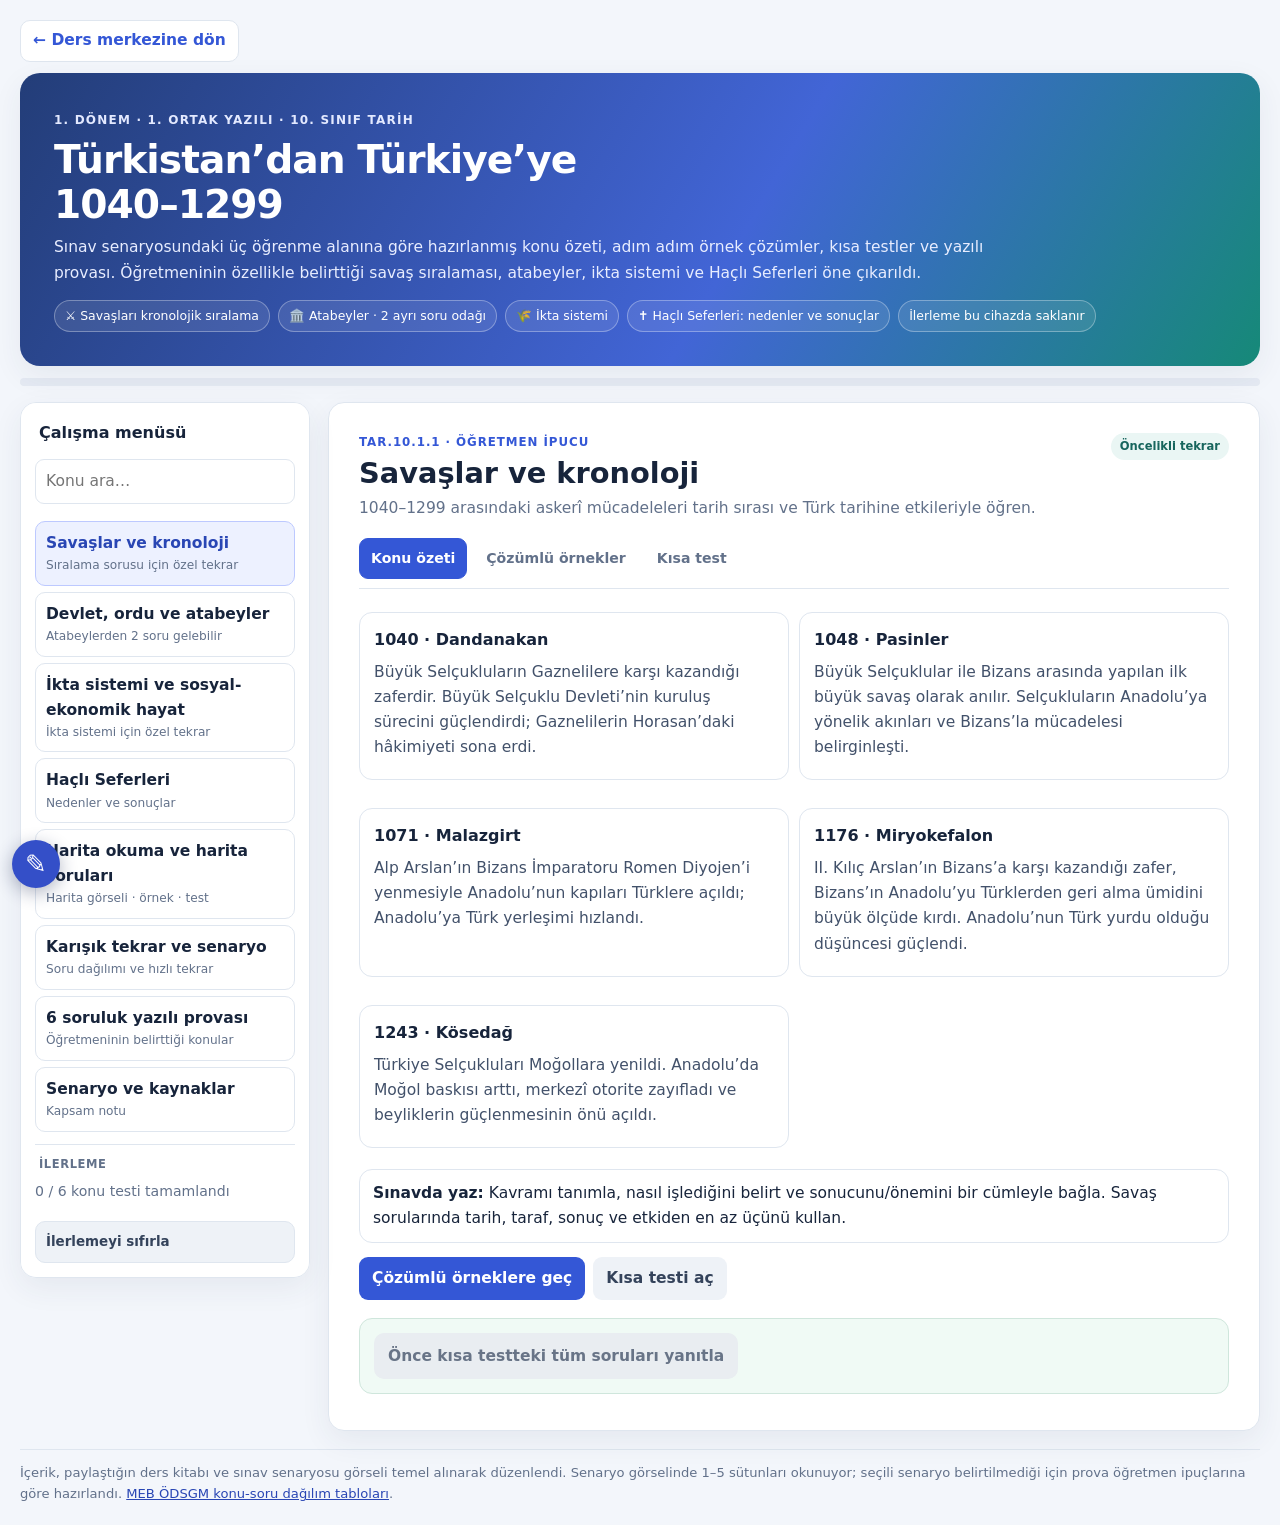
<file: outputs/10sinif_tarih_senaryo_calisma_alani.html>
<!doctype html>
<html lang="tr">
<head>
<meta charset="utf-8">
<meta name="viewport" content="width=device-width,initial-scale=1">
<meta name="theme-color" content="#f3f6fb">
<title>10. Sınıf Tarih | 1. Dönem 1. Ortak Yazılı</title>
<style>
:root{--bg:#f3f6fb;--paper:#fff;--ink:#17243b;--muted:#62718a;--line:#dfe6ef;--blue:#3457d6;--pale:#edf1ff;--teal:#087f73;--gold:#a96508;--shadow:0 10px 30px #25375a12}*{box-sizing:border-box}body{margin:0;background:var(--bg);color:var(--ink);font:15.5px/1.62 system-ui,"Segoe UI",sans-serif}button,input,textarea{font:inherit}button{cursor:pointer}.wrap{max-width:1420px;margin:auto;padding:20px}.home{display:inline-flex;align-items:center;margin:0 0 11px;padding:7px 12px;border:1px solid var(--line);border-radius:10px;background:#fff;color:var(--blue);text-decoration:none;font-weight:750}.hero{color:#fff;padding:25px 28px;border-radius:20px;background:linear-gradient(120deg,#263e75,#5269df 58%,#168978);box-shadow:var(--shadow)}.hero small{font-size:.75rem;text-transform:uppercase;letter-spacing:.1em;font-weight:800;color:#e3e9ff}.hero h1{font-size:clamp(1.55rem,3vw,2.2rem);line-height:1.18;margin:6px 0}.hero p{margin:8px 0 0;color:#e8edff;max-width:980px}.meta{display:flex;gap:8px;flex-wrap:wrap;margin-top:14px}.meta span{border:1px solid #ffffff50;background:#ffffff18;border-radius:999px;padding:5px 10px;font-size:.78rem}.meter{height:7px;background:#e5eaf3;border-radius:9px;margin:12px 0}.meter span{height:100%;display:block;width:0;background:#0d927f;border-radius:9px;transition:.25s}.layout{display:grid;grid-template-columns:305px minmax(0,1fr);gap:17px;margin-top:16px}.side,.main{background:var(--paper);border:1px solid var(--line);border-radius:18px;box-shadow:var(--shadow)}.side{padding:14px;height:max-content;position:sticky;top:10px;max-height:calc(100vh - 24px);overflow:auto}.side h2{font-size:1rem;margin:3px 4px 9px}.search{width:100%;border:1px solid var(--line);border-radius:9px;padding:9px 10px;margin:3px 0 9px}.major{display:grid;gap:6px;margin:8px 0 12px}.major button{border:1px solid var(--line);background:#fff;color:var(--ink);text-align:left;border-radius:10px;padding:9px 10px}.major button.active{background:var(--pale);border-color:#bdc9ff;color:#2946b4}.major b,.major small{display:block}.major small{color:var(--muted);font-size:.76rem}.sub{border-top:1px solid var(--line);padding-top:10px;margin-top:8px}.sub label{display:block;color:var(--muted);font-size:.72rem;font-weight:800;text-transform:uppercase;letter-spacing:.05em;margin:0 4px 7px}.sub button{display:block;width:100%;font-size:.84rem;padding:7px 9px;margin:4px 0;border:1px solid transparent;background:#fff;color:var(--ink);text-align:left;border-radius:9px;line-height:1.35}.sub button.active{color:#16685f;background:#eaf7f4;border-color:#c5e8df}.sub button.done:after{content:" ✓";color:var(--teal);font-weight:800}.sub button.special{margin-top:9px;background:#fff7e7;border-color:#f0d9a8;font-weight:750}.main{padding:clamp(16px,2.7vw,30px);min-height:720px}.head{display:flex;justify-content:space-between;gap:14px;align-items:flex-start}.head h2{font-size:clamp(1.25rem,2.5vw,1.8rem);line-height:1.25;margin:5px 0}.head p{margin:0;color:var(--muted);max-width:850px}.eyebrow{font-size:.74rem;text-transform:uppercase;letter-spacing:.08em;font-weight:800;color:#3457d6}.tag,.pill{display:inline-block;border-radius:999px;background:#eaf6f4;color:#17655d;padding:4px 9px;font-size:.72rem;font-weight:750}.pill{background:#fff1d7;color:#8b5b10}.tabs{display:flex;gap:6px;border-bottom:1px solid var(--line);padding-bottom:8px;margin:17px 0 14px;overflow:auto}.tabs button{border:0;background:transparent;border-radius:9px;padding:8px 11px;color:var(--muted);font-size:.88rem;font-weight:750;white-space:nowrap}.tabs button.active{background:var(--pale);color:#2946b4}.cols{display:grid;grid-template-columns:repeat(2,minmax(0,1fr));gap:10px}.card,.example,.question{border:1px solid var(--line);border-radius:13px;padding:14px;margin:9px 0;background:#fff}.card{background:#f9faff}.card h3,.question h3{font-size:1rem;margin:0 0 6px}.card p{margin:5px 0}.formula{border-left:4px solid var(--blue);background:#f0f4ff;border-radius:8px;padding:10px 12px;margin:10px 0;font-weight:700;overflow-wrap:anywhere}.note{border-left:4px solid #e7a93d;background:#fff8e9;border-radius:9px;padding:11px 13px;margin:12px 0}.good{border-left-color:#169481;background:#edf9f6}.mini{color:var(--muted);font-size:.88rem}.example summary{cursor:pointer;font-weight:800}.solution{padding-top:8px}.solution li{margin:4px 0}.step{display:flex;gap:10px;align-items:flex-start;margin:7px 0}.step b{flex:none;width:24px;height:24px;display:grid;place-items:center;border-radius:50%;background:#eaf6f4;color:#17655d;font-size:.8rem}.opts{display:grid;gap:6px}.opts button{border:1px solid var(--line);background:#fff;color:var(--ink);border-radius:9px;padding:8px 10px;text-align:left}.opts button:hover{border-color:#aebcff;background:#f8f9ff}.opts button.right{border-color:#74c5ac;background:#effaf6}.opts button.wrong{border-color:#e6a0a8;background:#fff3f4}.why{margin-top:8px;color:var(--muted);font-size:.9rem;display:none}.why.show{display:block}.answer{width:100%;min-height:105px;border:1px solid var(--line);border-radius:9px;padding:10px;resize:vertical}.actions{display:flex;gap:8px;flex-wrap:wrap;margin:14px 0}.action{border:0;background:#3457d6;color:#fff;border-radius:9px;padding:9px 13px;font-weight:750}.action.secondary{background:#eef2f7;color:#34435b}.score{font-weight:800;color:#17655d;margin:8px 0}.table{width:100%;border-collapse:collapse;margin:9px 0;font-size:.91rem}.table th,.table td{border:1px solid var(--line);padding:8px;text-align:left;vertical-align:top}.table th{background:#f2f5fb}.footer{margin-top:18px;color:var(--muted);font-size:.82rem;border-top:1px solid var(--line);padding-top:12px}.footer a{color:#2946b4}.hidden{display:none!important}@media(max-width:850px){.layout{grid-template-columns:1fr}.side{position:relative;top:0;max-height:none}.main{min-height:0}}@media(max-width:600px){.wrap{padding:10px}.hero{padding:19px}.cols{grid-template-columns:1fr}.table{display:block;max-width:100%;overflow-x:auto;-webkit-overflow-scrolling:touch}.head{display:block}.head h2{font-size:1.35rem}.tabs{overscroll-behavior-x:contain;-webkit-overflow-scrolling:touch}.major{grid-template-columns:repeat(2,minmax(0,1fr))}.major button,.sub button,.tabs button,button{min-height:44px}.search{font-size:16px}.question,.card,.example{padding:12px}}
</style>
<link rel="stylesheet" href="lesson-ui.css">
</head>
<body><div class="wrap"><a class="home" href="index.html">← Ders merkezine dön</a>
<header class="hero"><small>1. Dönem · 1. Ortak Yazılı · 10. Sınıf Tarih</small><h1>Türkistan’dan Türkiye’ye<br>1040–1299</h1><p>Sınav senaryosundaki üç öğrenme alanına göre hazırlanmış konu özeti, adım adım örnek çözümler, kısa testler ve yazılı provası. Öğretmeninin özellikle belirttiği savaş sıralaması, atabeyler, ikta sistemi ve Haçlı Seferleri öne çıkarıldı.</p><div class="meta"><span>⚔️ Savaşları kronolojik sıralama</span><span>🏛️ Atabeyler · 2 ayrı soru odağı</span><span>🌾 İkta sistemi</span><span>✝️ Haçlı Seferleri: nedenler ve sonuçlar</span><span>İlerleme bu cihazda saklanır</span></div></header>
<div class="meter"><span id="progress"></span></div><div class="layout"><aside class="side"><h2>Çalışma menüsü</h2><input class="search" id="search" placeholder="Konu ara…" aria-label="Konularda ara"><div id="navigation" class="major"></div><div id="subnav" class="sub"></div></aside><main class="main" id="main"></main></div>
<footer class="footer">İçerik, paylaştığın ders kitabı ve sınav senaryosu görseli temel alınarak düzenlendi. Senaryo görselinde 1–5 sütunları okunuyor; seçili senaryo belirtilmediği için prova öğretmen ipuçlarına göre hazırlandı. <a href="https://odsgm.meb.gov.tr/www/1donem-konu-soru-dagilim-tablolari-2026-2027/icerik/1724" target="_blank" rel="noopener">MEB ÖDSGM konu-soru dağılım tabloları</a>.</footer>
</div>
<script>
const sections=[
{id:"battles",title:"Savaşlar ve kronoloji",short:"Sıralama sorusu için özel tekrar",weight:"TAR.10.1.1 · Öğretmen ipucu",desc:"1040–1299 arasındaki askerî mücadeleleri tarih sırası ve Türk tarihine etkileriyle öğren.",cards:[["1040 · Dandanakan","Büyük Selçukluların Gaznelilere karşı kazandığı zaferdir. Büyük Selçuklu Devleti’nin kuruluş sürecini güçlendirdi; Gaznelilerin Horasan’daki hâkimiyeti sona erdi."],["1048 · Pasinler","Büyük Selçuklular ile Bizans arasında yapılan ilk büyük savaş olarak anılır. Selçukluların Anadolu’ya yönelik akınları ve Bizans’la mücadelesi belirginleşti."],["1071 · Malazgirt","Alp Arslan’ın Bizans İmparatoru Romen Diyojen’i yenmesiyle Anadolu’nun kapıları Türklere açıldı; Anadolu’ya Türk yerleşimi hızlandı."],["1176 · Miryokefalon","II. Kılıç Arslan’ın Bizans’a karşı kazandığı zafer, Bizans’ın Anadolu’yu Türklerden geri alma ümidini büyük ölçüde kırdı. Anadolu’nun Türk yurdu olduğu düşüncesi güçlendi."],["1243 · Kösedağ","Türkiye Selçukluları Moğollara yenildi. Anadolu’da Moğol baskısı arttı, merkezî otorite zayıfladı ve beyliklerin güçlenmesinin önü açıldı."]],examples:[["Bu beş savaşı eskiden yeniye sıralayın: Malazgirt, Kösedağ, Dandanakan, Miryokefalon, Pasinler.","Önce tarihleri hatırlayalım: Dandanakan 1040, Pasinler 1048, Malazgirt 1071, Miryokefalon 1176, Kösedağ 1243. En küçük yıldan en büyüğe sıralama yapılır.","Dandanakan → Pasinler → Malazgirt → Miryokefalon → Kösedağ"],["Malazgirt ve Miryokefalon’un Anadolu tarihi açısından farkını açıklayın.","Malazgirt, Anadolu’ya Türk yerleşimini hızlandıran dönüm noktasıdır. Miryokefalon ise Bizans’ın Anadolu’yu geri alma umudunu zayıflatıp Türk hâkimiyetinin kalıcılığını pekiştirmiştir.","Malazgirt: kapı açıldı · Miryokefalon: Türk yurdu olma özelliği pekişti"]],quiz:[["Anadolu’ya Türk yerleşiminin hızlanmasını sağlayan 1071 zaferi hangisidir?",["Pasinler","Malazgirt","Miryokefalon","Kösedağ"],1,"Malazgirt Zaferi 1071’de kazanıldı ve Anadolu’ya Türk yerleşimini hızlandırdı."],["Aşağıdaki savaşların doğru kronolojik sırası hangisidir?",["Pasinler–Dandanakan–Malazgirt–Kösedağ–Miryokefalon","Dandanakan–Pasinler–Malazgirt–Miryokefalon–Kösedağ","Malazgirt–Pasinler–Dandanakan–Miryokefalon–Kösedağ","Dandanakan–Malazgirt–Pasinler–Kösedağ–Miryokefalon"],1,"Yıllar 1040, 1048, 1071, 1176 ve 1243’tür."],["Kösedağ Savaşı’nın Türkiye Selçukluları için başlıca sonucu nedir?",["Anadolu’ya ilk Türk akınlarının başlaması","Bizans’ın başkentinin alınması","Moğol baskısının artması ve merkezî otoritenin zayıflaması","Büyük Selçuklu Devleti’nin kurulması"],2,"1243 yenilgisi Anadolu’da Moğol nüfuzunu artırıp Türkiye Selçuklularını zayıflattı."]]},
{id:"state",title:"Devlet, ordu ve atabeyler",short:"Atabeylerden 2 soru gelebilir",weight:"TAR.10.1.2 · Öncelikli konu",desc:"Türklerde devlet ve ordu teşkilatındaki sürekliliği; özellikle atabeylerin görevini ve sonuçlarını kavra.",cards:[["Atabey kimdir?","Büyük Selçuklularda meliklerin (şehzadelerin) eğitiminden ve yönetim tecrübesi kazanmasından sorumlu, deneyimli devlet adamı veya komutandır. Melikle birlikte görevlendirilerek ona devlet yönetimini öğretir ve bulunduğu bölgenin idaresine yardımcı olur."],["Atabeylik niçin önemliydi?","Meliklerin yönetim ve askerlik becerisi kazanmasını sağlardı. Meliklerin eyaletlerde görev yapması, merkezî yönetim ile taşra arasında bağ kurardı. Atabeylerin zamanla güçlenip kendi siyasi yapılarını kurmaları ise merkezî otoriteyi zayıflatabilirdi."],["Türk-İslam devletlerinde ordu","Ordu; hükümdara bağlı merkez kuvvetleri, ikta gelirleriyle yetiştirilen atlı askerler ve ihtiyaç hâlinde katılan kuvvetlerden oluşabilirdi. Türklerdeki askerî gelenek, İslamiyet sonrasında yeni kurumlarla sürmüştür."],["Süreklilik ve değişim","Hükümdarın ülkeyi yönetmesi, askerî gücün devletin temel dayanaklarından biri olması gibi unsurlar sürerken; İslamiyet’in kabulüyle divan, vezirlik, medrese ve ikta gibi kurumlar devlet yapısına yeni biçimler kazandırdı."]],examples:[["Atabeyin görevini ve melik üzerindeki etkisini iki cümleyle açıklayın.","Atabey, melikin eğitiminden sorumlu deneyimli devlet adamı veya komutandır. Melike yönetim ve askerlik deneyimi kazandırır, yönetimde ona rehberlik ederdi.","Görev: eğitim ve rehberlik · Amaç: yönetici yetiştirmek"],["Atabeylerin güç kazanmasının olumlu ve olumsuz sonuçlarını belirtin.","Meliklerin tecrübe kazanmasına ve taşranın yönetilmesine katkı sağlarlardı. Ancak bazı atabeylerin bağımsız hareket etmesi ya da kendi yönetimlerini kurması merkezî otoriteyi zayıflatabilirdi.","Olumlu: yönetici yetişmesi · Risk: merkezî otoritenin zayıflaması"]],quiz:[["Atabeyin temel görevi aşağıdakilerden hangisidir?",["Meliklere yönetim ve askerlik deneyimi kazandırmak","Medrese öğrencilerinden vergi toplamak","Ticaret yollarını kapatmak","Hükümdar adına para basmak"],0,"Atabey, melikin eğitimini üstlenen deneyimli devlet adamıdır."],["Atabeylerin bağımsız siyasi güç hâline gelmesi hangi sonucu doğurabilirdi?",["Merkezî otoritenin zayıflaması","Anadolu’da Moğol hâkimiyetinin sona ermesi","İkta sisteminin kaldırılması","Bizans’ın güçlenmesi"],0,"Güçlü atabeylerin kendi bölgelerinde bağımsız hareket etmesi merkezî yönetimi zayıflatabilirdi."],["Meliklerin eyaletlerde görevlendirilip yanlarına atabey verilmesinin temel amacı nedir?",["Devlet yönetimi konusunda deneyim kazanmaları","Ticaret vergilerini kaldırmaları","Halkın yerleşik hayata geçmesini yasaklamak","Ordunun tamamını dağıtmak"],0,"Melikler eyalet yönetimini öğrenirken atabeyler onlara rehberlik ederdi."]]},
{id:"iqta",title:"İkta sistemi ve sosyal-ekonomik hayat",short:"İkta sistemi için özel tekrar",weight:"TAR.10.1.2–1.3 · Öğretmen ipucu",desc:"İkta sisteminin nasıl işlediğini; ordu, üretim ve devlet düzeniyle bağını kur.",cards:[["İkta nedir?","Devletin, belirli bir bölgenin vergi gelirlerini hizmet karşılığında asker veya devlet görevlisine kullanma hakkı olarak vermesidir. Arazi mülkiyeti devredilmez; toprağın ve köylünün sahibi devlet sayılır."],["Sistem nasıl işler?","İkta sahibi, kendisine ayrılan gelirle geçimini ve asker yetiştirme masraflarını karşılar; gerektiğinde askerleriyle devlet hizmetine katılır. Üretimin sürmesi için bölgedeki tarım düzeninin korunmasına katkı sağlar."],["Devlete ve topluma katkıları","Devlet hazinesinden düzenli maaş ödeme yükünü azaltır; atlı asker yetişmesine, tarımsal üretimin devamına ve taşrada güvenliğin sağlanmasına destek olur. Üretim ve vergi gelirleri süreklilik kazanır."],["Karıştırma","İkta, özel mülk edinme veya toprağı istediği gibi satma hakkı değildir. İkta sahibi geliri hizmet karşılığında kullanır; görevini yerine getirmezse iktası geri alınabilir."]],examples:[["İkta sisteminin orduya ve tarıma katkısını açıklayın.","İkta gelirleriyle atlı askerlerin yetiştirilmesi sağlanır ve devletin maaş yükü azalır. Üretimin devam etmesi, hem köylünün toprağında çalışmasını hem de devletin vergi geliri elde etmesini destekler.","İkta geliri → asker yetiştirme + üretimin sürmesi + taşrada düzen"],["Bir görevli ikta verilen toprağı özel mülkü gibi satabilir mi? Gerekçelendirin.","Hayır. İkta, toprağın mülkiyetini değil, belirli vergi gelirlerini hizmet karşılığında kullanma hakkını verir. Görevli toprağı satma hakkına sahip değildir.","Mülkiyet devlette · Gelir hakkı hizmet karşılığında"]],quiz:[["İkta sahibine esas olarak ne verilir?",["Toprağın kalıcı özel mülkiyeti","Belirli vergi gelirlerini hizmet karşılığında kullanma hakkı","Halkı başka ülkeye taşıma yetkisi","Ticaret yollarını kapatma görevi"],1,"İkta, arazi mülkiyeti değil belirli vergi gelirlerinden yararlanma hakkıdır."],["İkta sisteminin askerî katkısı hangisidir?",["Gelirle atlı asker yetiştirilmesini desteklemesi","Deniz ticaretini durdurması","Ordunun yalnız paralı askerlerden oluşması","Askerliği yasaklaması"],0,"İkta gelirleri asker yetiştirme masraflarını karşılamaya yardım eder."],["İkta sisteminin devlet bütçesine katkısı nedir?",["Düzenli maaş giderlerini azaltması","Vergi gelirlerini tamamen kaldırması","Tarımsal üretimi durdurması","Merkezî orduyu ortadan kaldırması"],0,"Askerlerin giderlerinin ikta gelirleriyle karşılanması hazinenin maaş yükünü azaltır."]]},
{id:"crusades",title:"Haçlı Seferleri",short:"Nedenler ve sonuçlar",weight:"TAR.10.1.1 · Öğretmen ipucu",desc:"Nedenleri ve sonuçları siyasi, dinî ve ekonomik başlıklar altında grupla; her sonucu ilgili aktörle ilişkilendir.",cards:[["Dinî nedenler","Hristiyanların Kudüs ve kutsal yerleri ele geçirme isteği; Papalığın Hristiyan dünyası üzerindeki nüfuzunu artırma amacı. Papa II. Urbanus’un 1095 Clermont çağrısı seferlerin başlamasında etkili oldu."],["Siyasi nedenler","Bizans’ın, Anadolu’daki Türk ilerleyişine karşı Batı’dan yardım istemesi; bazı Avrupalı soyluların doğuda toprak ve siyasi güç kazanmayı hedeflemesi."],["Ekonomik ve toplumsal nedenler","Doğu’nun zenginliklerine ve ticaret yollarına ulaşma isteği; topraksız şövalyelerin ve yoksul halkın yeni imkân arayışı. Bu nedenler katılan tüm gruplar için aynı ağırlıkta değildi."],["Sonuçlar","Seferler Müslümanlar ve Türkler açısından uzun süreli mücadele ve can-mal kaybı doğurdu. Haçlılar Kudüs’ü kalıcı biçimde ellerinde tutamadı. Avrupa’da doğu-batı ticareti ve kültürel etkileşim arttı; Akdeniz limanları ve tüccar şehirleri önem kazandı. Feodal güçler zayıflarken kralların merkezî otoritesi güçlendi."],["Dikkat: tek cümlelik genelleme yapma","Haçlı Seferleri tek bir nedenle başlamadı; dinî çağrıların yanında siyasi ve ekonomik beklentiler de rol oynadı. Sonuçları da Avrupa, Bizans ve Türk-İslam dünyası açısından ayrı ayrı değerlendirilmelidir."]],examples:[["Haçlı Seferlerinin nedenlerini üç başlık altında sınıflandırın.","Dinî: Kudüs ve kutsal yerleri ele geçirme, Papalığın nüfuz arayışı. Siyasi: Bizans’ın yardım çağrısı ve soyluların doğuda toprak kazanma isteği. Ekonomik-toplumsal: Doğu ticaretine ve zenginliklerine ulaşma, yeni toprak ve geçim imkânı bulma arzusu.","Dinî + siyasi + ekonomik/toplumsal nedenler"],["Haçlı Seferlerinin Avrupa’daki iki sonucunu açıklayın.","Doğu ile ticaret ve kültürel etkileşim arttı; Akdeniz ticaretinde bazı İtalyan şehirleri güçlendi. Feodal beylerin gücü zayıflarken kralların merkezî otoritesi güç kazandı.","Ticaret ve etkileşim arttı · Feodalite zayıfladı, krallıklar güçlendi"],["Haçlı Seferlerinin Bizans ve Anadolu açısından sonuçlarını karşılaştırın.","Bizans başlangıçta Batı’dan askerî yardım istedi; seferler ise özellikle IV. Haçlı Seferi’nde İstanbul’un yağmalanmasıyla Bizans’a ağır zarar verdi. Anadolu’da Türkler, Haçlı ordularına karşı mücadele ederek varlıklarını sürdürdü; mücadeleler Anadolu’daki siyasi süreci etkiledi.","Bizans: özellikle IV. Sefer ağır yıkım · Anadolu: Türk-Haçlı mücadelesi"]],quiz:[["Haçlı Seferlerinin başlamasında Bizans’ın rolü aşağıdakilerden hangisidir?",["Türk ilerleyişine karşı Batı’dan yardım istemesi","Kudüs’ü Avrupa’ya taşıması","Papalığı ortadan kaldırması","İkta sistemini başlatması"],0,"Bizans, Anadolu’daki Türk ilerleyişine karşı Batı’dan yardım istedi."],["Haçlı Seferlerinin Avrupa’daki sonuçlarından biri hangisidir?",["Doğu-batı ticaretinin ve kültürel etkileşimin artması","Feodal beylerin daha da güçlenmesi","Akdeniz ticaretinin tamamen sona ermesi","Kralların yetkilerinin ortadan kalkması"],0,"Seferlerle doğu-batı ticareti ve kültürel etkileşim arttı; süreç feodal beyleri zayıflatıp kralları güçlendirdi."],["Aşağıdakilerden hangisi Haçlı Seferlerinin tek başına açıklaması olamaz?",["Dini hedefler","Siyasi güç ve toprak beklentileri","Ekonomik çıkarlar","Sadece ikta topraklarını paylaşma amacı"],3,"Seferlerin nedenleri çeşitlidir; yalnızca ikta topraklarını paylaşma amacı seferleri açıklamaz."],["IV. Haçlı Seferi’nin Bizans açısından belirgin sonucu nedir?",["İstanbul’un Haçlılar tarafından işgal ve yağmaya uğraması","Anadolu’nun Türklerden alınması","Pasinler Savaşı’nın kazanılması","Büyük Selçuklu Devleti’nin kurulması"],0,"IV. Haçlı Seferi’nde 1204’te İstanbul’un işgal edilip yağmalanması Bizans’ı ağır biçimde sarstı."]]},
{id:"maps",title:"Harita okuma ve harita soruları",short:"Harita görseli · örnek · test",weight:"TAR.10.1.1 · Harita yorumlama",desc:"Selçuklu dönemi savaşlarını ve Haçlı güzergâhını coğrafi harita üzerinde incele; konumları tarih bilgisiyle eşleştir.",cards:[["Haritayı okuma sırası","Önce başlığı ve kuzey yönünü kontrol et. Lejantı (işaret açıklamalarını) oku. Şehir, deniz ve bölge adlarını referans alarak konumu bul. Son olarak bu konumu olayın tarihi ve sonucuyla ilişkilendir."],["Savaş yerlerini tanı","Dandanakan, Horasan’da Merv yakınlarındadır. Pasinler ve Malazgirt Doğu Anadolu’da birbirine yakın konumlardadır. Kösedağ, Sivas’ın doğusundadır. Miryokefalon’un yeri tartışmalıdır; Denizli-Çivril veya Isparta çevresi için farklı görüşler vardır; haritadaki işaret bu önerilerden birini yaklaşık gösterir."],["Harita bilgisini tarih bilgisiyle birleştir","Harita olayın nerede yaşandığını gösterir; kazananı ve sonucu tek başına açıklamaz. Malazgirt’i haritada Doğu Anadolu’da bulduktan sonra, 1071’de Bizans’a karşı kazanıldığını ve Anadolu’ya Türk yerleşimini hızlandırdığını hatırla."],["Ölçek ve işaretleri doğru yorumla","Savaş işaretleri yaklaşık tarihî konumları gösterir. Miryokefalon’un kesin yeri tartışmalıdır. Haçlı Seferleri haritasındaki çizgi bütün seferlerin aynı yolu izlediği anlamına gelmez. Haritada gördüğün günümüz sınırlarını geçmişteki devlet sınırlarıyla karıştırma."]],examples:[["Dandanakan ve Malazgirt işaretlerini bulun. Hangisi önce yapılmıştır ve Malazgirt’in Anadolu tarihi açısından önemi nedir?","Dandanakan Horasan’da, Malazgirt Doğu Anadolu’dadır. Dandanakan 1040’ta, Malazgirt 1071’de yapıldığı için önce Dandanakan gelir. Malazgirt Zaferi Anadolu’ya Türk yerleşiminin hızlanmasını sağladı.","Dandanakan (1040) → Malazgirt (1071): Anadolu’ya Türk yerleşimi hızlandı."],["Haçlı güzergâhını açıklayın. Konstantinopolis neden önemli bir geçiş noktasıydı?","Örnek güzergâh Batı Avrupa’dan Konstantinopolis’e, oradan Anadolu üzerinden Antakya ve Kudüs yönüne uzanır. Konstantinopolis (İstanbul), Avrupa ile Anadolu arasındaki önemli geçiş ve toplanma noktasıydı. Farklı orduların güzergâhları değişebilirdi.","Batı Avrupa → Konstantinopolis → Anadolu → Antakya/Kudüs yönü"],["Pasinler ile Malazgirt haritada yakın görünüyorsa, onları nasıl ayırt edersiniz?","İşaretlerin yanında yer alan ad ve tarihleri de kullanırım. Pasinler 1048’de, Malazgirt 1071’de yapıldı. İkisi de Doğu Anadolu’dadır; Malazgirt, Anadolu’ya Türk yerleşiminin hızlanmasındaki etkisiyle öne çıkar.","Pasinler · 1048 / Malazgirt · 1071"]],quiz:[["Horasan’da, Merv yakınında işaretlenen savaş hangisidir?",["Pasinler","Dandanakan","Malazgirt","Kösedağ"],1,"Dandanakan 1040’ta Horasan’da, Merv yakınlarında yapıldı."],["Doğu Anadolu’da, Pasinler’in güneydoğusunda gösterilen savaş hangisidir?",["Malazgirt","Miryokefalon","Dandanakan","Kösedağ"],0,"Malazgirt, Pasinler’e yakın Doğu Anadolu’dadır. Zafer 1071’de kazanıldı."],["Kösedağ Savaşı haritada hangi bölgeye yakın gösterilir?",["Denizli’nin batısı","Sivas’ın doğusu","Merv’in güneyi","İstanbul Boğazı"],1,"Kösedağ, Sivas’ın doğusunda yer alır. 1243’teki yenilgi Anadolu’da Moğol baskısını artırdı."],["Miryokefalon işaretini yorumlarken hangi bilgiye dikkat edilmelidir?",["Kesin yeri tartışmalıdır; işaret yaklaşık konumdur","Horasan’da olduğu kesindir","Karadeniz kıyısında olduğu kesindir","Konumu haritadan bulunamaz"],0,"Miryokefalon’un kesin savaş alanı tartışmalıdır; işaret yaklaşık olarak Denizli-Çivril çevresini gösterir."],["Haçlı orduları için önemli bir geçiş ve toplanma noktası hangisidir?",["Merv","Konstantinopolis","Kösedağ","Malazgirt"],1,"Konstantinopolis (İstanbul), Avrupa’dan Anadolu’ya geçişte önemli bir geçiş ve toplanma noktasıydı."],["Haçlı güzergâhındaki çizgi nasıl yorumlanmalıdır?",["Bütün seferler aynı yolu izledi","Genel yönü ve örnek bir güzergâhı gösterir","Türk ordularının Horasan’dan ilerleyişini gösterir","Devlet sınırlarını gösterir"],1,"Seferlerin güzergâhları farklıydı; çizgi Batı Avrupa’dan Anadolu ve Doğu Akdeniz’e uzanan genel hareketi örnekler."]]},
{id:"review",title:"Karışık tekrar ve senaryo",short:"Soru dağılımı ve hızlı tekrar",weight:"Kazanımlar · Sınava son bakış",desc:"Senaryoda görünen soru sayılarını ve ana kavramları tek ekranda gözden geçir.",cards:[["Askerî mücadeleler · TAR.10.1.1","1040–1299 arasında önemli askerî mücadelelerin Türk tarihinin seyrine etkilerini karşılaştır. Savaş adını, tarafları, sonucu ve tarihî etkisini eşleştir."],["Devlet ve ordu · TAR.10.1.2","Türklerde devlet ve ordu teşkilatındaki değişim ve sürekliliği yorumla. Atabeylik ve ikta bağlantılarını özellikle çalış."],["Sosyal yaşam ve ekonomi · TAR.10.1.3","Üretim, ikta gelirleri, göçebe-yerleşik yaşam ve şehirleşme ilişkisini örneklerle sorgula."],["Senaryo görselinden okunan dağılım","Görselde senaryo 1–5 sütunları seçiliyor. Sırasıyla askerî mücadeleler 3-2-1-2-2; devlet ve ordu teşkilatı 2-3-2-2-2; sosyal yaşam ve ekonomi 2-2-3-3-2 soru. Görselde seçili senaryo işaretlenmemiş."],["Çalışma taktiği","Önce savaşları tarihle eşleştir; sonra atabeyin görevini ve iktanın işleyişini iki cümleyle anlat. Haçlı Seferlerinde neden ve sonuçları ayrı başlıklarda yaz."]],examples:[["Bir sınavda atabey ve ikta kavramları birlikte sorulursa aralarındaki farkı nasıl yazarsınız?","Atabey, meliklerin eğitim ve yönetim tecrübesinden sorumlu devlet adamıdır. İkta ise asker veya görevliye hizmet karşılığında belirli vergi gelirlerini kullanma hakkı verilmesidir.","Atabey = kişi/görev · İkta = gelir düzeni"],["Sosyal-ekonomik bir soruda ikta, tarım ve ordu arasındaki ilişkiyi kurun.","İkta gelirleri atlı asker yetiştirilmesini desteklerken köylünün üretime devam etmesini ve devletin vergi geliri elde etmesini sağlar. Böylece askerî ve ekonomik düzen birbirini destekler.","İkta → askerî hizmet + tarımsal üretim + vergi geliri"]],quiz:[["Aşağıdaki eşleştirmelerden hangisi doğrudur?",["1040–Kösedağ","1071–Malazgirt","1176–Pasinler","1243–Miryokefalon"],1,"Malazgirt 1071’de, Miryokefalon 1176’da, Kösedağ 1243’te gerçekleşti."],["Atabey ile ikta kavramlarının doğru tanımı hangi seçenekte verilmiştir?",["Atabey vergi geliridir, ikta melik eğitimcisidir","Atabey melik eğiticisidir, ikta hizmet karşılığı gelir kullanım hakkıdır","İkisi de savaş adıdır","İkisi de ticaret vergisidir"],1,"Atabey bir görevli/unvandır; ikta ise gelir tahsis etme düzenidir."],["Haçlı Seferlerinin hem nedenlerini hem sonuçlarını yazarken en iyi yöntem hangisidir?",["Neden ve sonuçları karıştırmak","Dinî, siyasi, ekonomik nedenleri; farklı toplumlara etkileri ayrı gruplamak","Yalnızca tek bir nedeni yazmak","Sadece savaş tarihlerini sıralamak"],1,"Gruplandırma, çok nedenli ve farklı toplumları etkileyen süreci düzenli anlatmanı sağlar."]]}];
function mapVisualHtml(){return `<div class="mapgrid"><figure class="mapcard"><h3>Harita 1 · Selçuklu dönemi savaşları</h3><img class="map-crop" src="harita_savas_kesiti.png" alt="Kullanıcının paylaştığı dünya haritasının Anadolu ve Orta Asya kesiti; beş savaş noktası üzerinde numara ve adlarıyla işaretlenmiş."><figcaption>Görsel, paylaştığın dünya haritasından alınan kesittir. 1 Dandanakan, 2 Pasinler, 3 Malazgirt, 4 Miryokefalon, 5 Kösedağ. Noktalar yaklaşık konumlardır; Miryokefalon’un yeri tartışmalıdır.</figcaption></figure><figure class="mapcard"><h3>Harita 2 · Haçlı Seferleri için örnek güzergâh</h3><img class="map-crop" src="harita_hacli_kesiti.png" alt="Paylaşılan dünya haritasının Avrupa, Anadolu ve Doğu Akdeniz kesiti üzerine Batı Avrupa’dan Konstantinopolis ve Anadolu üzerinden Antakya yönüne çizilmiş örnek güzergâh."><figcaption>İşaretli kesit, paylaştığın haritadan alınmıştır. 1 Batı Avrupa → 2 Konstantinopolis → 3 Anadolu → 4 Antakya yönü. Çizgi örnek güzergâhtır; bütün ordular aynı yolu izlemedi.</figcaption></figure></div><style>.mapgrid{display:grid;grid-template-columns:1fr;gap:14px;margin:14px 0}.mapcard{margin:0;padding:12px;border:1px solid #dfe6ef;border-radius:14px;background:#fbfcff}.mapcard h3{margin:0 0 8px;font-size:1rem}.map-crop{display:block;width:100%;height:auto;border-radius:12px;border:1px solid #dfe6ef}.mapcard figcaption{font-size:.86rem;color:#52617a;margin-top:8px}@media(min-width:1050px){.mapgrid{grid-template-columns:1fr 1fr}}</style><div class="note good"><b>Harita sorusu için:</b> Yeri bölge adıyla belirt, ardından olayın tarihini ve sonucunu ekle. Örnek: “Malazgirt, Doğu Anadolu’da; 1071 zaferi Anadolu’ya Türk yerleşimini hızlandırdı.”</div>`}

let active="battles",mode="lesson",done=loadDone();function loadDone(){try{return JSON.parse(localStorage.getItem("tarihScenario2026Done")||"[]")}catch{return []}}function esc(s){return String(s).replace(/[&<>"']/g,c=>({"&":"&amp;","<":"&lt;",">":"&gt;",'"':"&quot;","'":"&#39;"}[c]))}function nav(){document.getElementById("navigation").innerHTML=sections.map(s=>`<button class="${active===s.id?"active":""} ${done.includes(s.id)?"done":""}" onclick="openSection('${s.id}')"><b>${esc(s.title)}</b><small>${esc(s.short)}</small></button>`).join("")+`<button class="special ${active==='exam'?'active':''}" onclick="openExam()"><b>6 soruluk yazılı provası</b><small>Öğretmeninin belirttiği konular</small></button><button class="${active==='sources'?'active':''}" onclick="showSources()"><b>Senaryo ve kaynaklar</b><small>Kapsam notu</small></button>`;document.getElementById("subnav").innerHTML=`<label>İlerleme</label><div class="mini">${done.length} / ${sections.length} konu testi tamamlandı</div><div class="actions"><button class="action secondary" onclick="resetProgress()">İlerlemeyi sıfırla</button></div>`;document.getElementById("progress").style.width=`${done.length/sections.length*100}%`}function openSection(id){active=id;mode="lesson";nav();render()}function openExam(){active="exam";nav();examHtml()}function showSources(){active="sources";nav();sourcesHtml()}function setMode(m){mode=m;render()}function render(){let s=sections.find(x=>x.id===active);if(!s)return;document.getElementById("main").innerHTML=`<div class="head"><div><div class="eyebrow">${esc(s.weight)}</div><h2>${esc(s.title)}</h2><p>${esc(s.desc)}</p></div><span class="tag">${done.includes(s.id)?"Tamamlandı":"Öncelikli tekrar"}</span></div><div class="tabs"><button class="${mode==='lesson'?'active':''}" onclick="setMode('lesson')">Konu özeti</button><button class="${mode==='examples'?'active':''}" onclick="setMode('examples')">Çözümlü örnekler</button><button class="${mode==='quiz'?'active':''}" onclick="setMode('quiz')">Kısa test</button></div>${active==='maps'?mapVisualHtml():''}${mode==='lesson'?lessonHtml(s):mode==='examples'?examplesHtml(s):quizHtml(s.quiz,s.id)}`}function lessonHtml(s){return `<div class="cols">${s.cards.map(c=>`<section class="card"><h3>${esc(c[0])}</h3><p>${esc(c[1])}</p></section>`).join("")}</div><div class="note good"><b>Sınavda yaz:</b> Kavramı tanımla, nasıl işlediğini belirt ve sonucunu/önemini bir cümleyle bağla. Savaş sorularında tarih, taraf, sonuç ve etkiden en az üçünü kullan.</div><div class="actions"><button class="action" onclick="setMode('examples')">Çözümlü örneklere geç</button><button class="action secondary" onclick="setMode('quiz')">Kısa testi aç</button></div>`}function examplesHtml(s){return s.examples.map((e,i)=>`<details class="example" ${i===0?"open":""}><summary>${esc(e[0])}</summary><div class="solution"><p>${esc(e[1])}</p><div class="formula">${esc(e[2])}</div></div></details>`).join("")+`<div class="actions"><button class="action" onclick="setMode('quiz')">Bu konudan kendini dene</button></div>`}function quizHtml(qs,id){return `<div class="note">Önce kendin yanıtla. Seçiminden sonra doğru yanıt ve kısa açıklama görünür.</div><div id="score" class="score"></div>${qs.map((q,i)=>`<section class="question" data-q="${id}-${i}"><h3>${i+1}. ${esc(q[0])}</h3><div class="opts">${q[1].map((o,j)=>`<button onclick="answer(this,${j},${q[2]})">${String.fromCharCode(65+j)}. ${esc(o)}</button>`).join("")}</div><div class="why">${esc(q[3])}</div></section>`).join("")}<div class="actions"><button class="action secondary" onclick="resetQuiz()">Yanıtları temizle</button></div>`}function answer(btn,choice,correct){let box=btn.closest(".question");if(box.dataset.answered)return;box.dataset.answered="1";let buttons=box.querySelectorAll(".opts button");buttons[correct].classList.add("right");if(choice!==correct)btn.classList.add("wrong");btn.classList.add("chosen");box.querySelector(".why").classList.add("show");let all=[...document.querySelectorAll(".question")],n=all.filter(x=>x.dataset.answered).length,score=all.filter(x=>x.querySelector(".opts button.chosen.right")).length;document.getElementById("score").textContent=`Yanıtlanan: ${n}/${all.length} · Doğru: ${score}`;}function resetQuiz(){document.querySelectorAll(".question").forEach(q=>{delete q.dataset.answered;q.querySelectorAll("button").forEach(b=>b.classList.remove("right","wrong","chosen"));q.querySelector(".why").classList.remove("show")});document.getElementById("score").textContent=""}function resetProgress(){if(!confirm("Tamamlandı işaretlerini sıfırlayayım mı?"))return;done=[];localStorage.setItem("tarihScenario2026Done","[]");nav();if(sections.some(s=>s.id===active))render()}function filterNav(){const q=document.getElementById("search").value.toLocaleLowerCase("tr");document.querySelectorAll("#navigation button").forEach(b=>b.classList.toggle("hidden",!b.innerText.toLocaleLowerCase("tr").includes(q)))}document.getElementById("search").addEventListener("input",filterNav);function markDone(id){if(!done.includes(id))done.push(id);localStorage.setItem("tarihScenario2026Done",JSON.stringify(done));nav();render()}function finishQuiz(){const qs=[...document.querySelectorAll("#main .question")];if(qs.length&&qs.every(q=>q.dataset.answered==="1"))markDone(active)}
function examHtml(){const qs=[["Savaşları eskiden yeniye sıralayın: Malazgirt, Kösedağ, Dandanakan, Miryokefalon, Pasinler.","Dandanakan (1040) → Pasinler (1048) → Malazgirt (1071) → Miryokefalon (1176) → Kösedağ (1243). Tarihleri küçükten büyüğe dizerek kontrol et."],["Atabey kimdir? Meliklerin yanında hangi amaçla bulunur?","Atabey, meliklerin eğitiminden ve yönetim tecrübesi kazanmasından sorumlu deneyimli devlet adamı veya komutandır. Melike devlet yönetimi ve askerlik konusunda rehberlik eder."],["Atabeylerin güçlenmesi devlet yönetimini nasıl etkileyebilirdi?","Atabeyler meliklerin yetişmesine ve eyaletlerin yönetimine katkı sağlardı. Ancak kendi bölgelerinde bağımsız hareket etmeleri merkezî otoriteyi zayıflatabilirdi."],["İkta sistemini tanımlayın; ikta sahibine toprağın mülkiyeti mi verilirdi?","İkta, hizmet karşılığında belirli vergi gelirlerini kullanma hakkının verilmesidir. Toprağın mülkiyeti devlete aitti; ikta sahibi toprağı özel mülkü gibi satamazdı."],["Haçlı Seferlerinin dinî, siyasi ve ekonomik nedenlerinden birer örnek verin.","Dinî: Kudüs ve kutsal yerleri ele geçirme, Papalığın nüfuzunu artırma. Siyasi: Bizans’ın yardım çağrısı, soyluların doğuda güç kazanma arzusu. Ekonomik: Doğu ticaretine ve zenginliklerine ulaşma isteği."],["Haçlı Seferlerinin Avrupa’daki iki sonucunu ve Türk-İslam dünyası açısından bir etkisini yazın.","Avrupa’da doğu-batı ticareti ve kültürel etkileşim arttı; feodal beyler zayıflarken krallar güç kazandı. Türk-İslam dünyasında seferler uzun süreli mücadele ve kayıplara yol açtı; Anadolu’daki Türk varlığına karşı askerî mücadele yaşandı."]];document.getElementById("main").innerHTML=`<div class="head"><div><div class="eyebrow">Öğretmen ipuçlarına göre · 6 açık uçlu soru</div><h2>Yazılı provası</h2><p>Her soruyu önce defterinde yanıtla, sonra örnek yanıtı açıp kendininkini kontrol et. Açık uçlu cevaplarda tanım, gerekçe ve sonuç bağlantısı kur.</p></div><span class="pill">1 sıralama · 2 atabey · 1 ikta · 2 Haçlı Seferleri</span></div><div class="tabs"><button class="active">Açık uçlu prova</button></div>${qs.map((q,i)=>`<section class="question"><h3>${i+1}. ${q[0]}</h3><textarea class="answer" placeholder="Yanıtını buraya yaz…" aria-label="${i+1}. sorunun yanıtı"></textarea><details class="example"><summary>Örnek yanıtı ve çözüm yolunu göster</summary><div class="solution"><p>${q[1]}</p></div></details></section>`).join("")}<div class="note good">Öncelikli soru dağılımı öğretmeninin sözlü ipuçlarına göre hazırlanmıştır; resmî senaryo sütununda seçili senaryo belirtilmediği için bu prova belirli bir senaryo numarası iddiası taşımaz.</div>`}
function sourcesHtml(){document.getElementById("main").innerHTML=`<div class="head"><div><div class="eyebrow">Kapsam ve kaynaklar</div><h2>Senaryo nasıl kullanıldı?</h2><p>Paylaştığın görseldeki öğrenme çıktıları ve görünen soru sayıları çalışma alanına aktarıldı; öğretmeninin belirttiği başlıklar ayrıca güçlendirildi.</p></div><span class="tag">Kaynak temelli</span></div><section class="card"><h3>Görselde okunabilen dağılım</h3><table class="table"><thead><tr><th>Öğrenme çıktısı</th><th>Senaryo 1</th><th>Senaryo 2</th><th>Senaryo 3</th><th>Senaryo 4</th><th>Senaryo 5</th></tr></thead><tbody><tr><td>TAR.10.1.1 · Önemli askerî mücadeleler</td><td>3</td><td>2</td><td>1</td><td>2</td><td>2</td></tr><tr><td>TAR.10.1.2 · Devlet ve ordu teşkilatı</td><td>2</td><td>3</td><td>2</td><td>2</td><td>2</td></tr><tr><td>TAR.10.1.3 · Sosyal yaşam ve ekonomik faaliyetler</td><td>2</td><td>2</td><td>3</td><td>3</td><td>2</td></tr><tr><th>Toplam (görselde görünen)</th><th>7</th><th>7</th><th>6</th><th>7</th><th>6</th></tr></tbody></table><p class="mini">Ekran görüntüsünde senaryo 1–5 sütunları okunuyor; seçili senaryo işaretli değil. Bu nedenle sayfa, görünen dağılımları verir ve yazılı provasını öğretmeninin sözlü ipuçlarına göre kurar.</p></section><div class="cols"><section class="card"><h3>Öğretmeninin özellikle belirttiği başlıklar</h3><p>• Savaşları kronolojik sıraya koyma<br>• Atabeyler: görevleri ve güçlenmelerinin sonuçları (iki ayrı soru odağı)<br>• İkta sistemi: işleyiş ve ordu/üretim bağlantısı<br>• Haçlı Seferleri: nedenler ve sonuçlar</p></section><section class="card"><h3>Başvurulan kaynaklar</h3><p>• Senin paylaştığın 10. sınıf tarih ders kitabı (PDF).<br>• Paylaştığın 1. dönem 1. ortak yazılı senaryosu görseli.<br>• <a href="https://odsgm.meb.gov.tr/www/1donem-konu-soru-dagilim-tablolari-2026-2027/icerik/1724" target="_blank" rel="noopener">MEB ÖDSGM · 2026–2027 konu-soru dağılım tabloları</a>.</p><p class="mini">Örnek sorular çalışma amacıyla yeniden yazıldı; öğretmeninin sözlü ipuçları prova bölümünde ayrıca kullanıldı.</p></section></div><div class="note"><b>Hızlı çalışma sırası:</b> 1) Savaşları tarihleriyle sırala. 2) Atabeyin görevini ve olası siyasi sonucunu ayır. 3) İktayı mülkiyet değil gelir ve hizmet ilişkisi olarak tanımla. 4) Haçlı Seferlerinde nedenleri ve sonuçları ayrı başlıklara yaz.</div>`}
function markQuizCompletion(){const qs=[...document.querySelectorAll("#main .question")];if(qs.length&&qs.every(q=>q.dataset.answered==="1"))markDone(active)}const oldAnswer=answer;answer=function(...args){oldAnswer(...args);markQuizCompletion()};nav();render();
</script><script src="progress.js"></script><script src="annotation.js"></script></body></html>
</file>
<file: outputs/lesson-ui.css>
/* Shared visual system for the lesson pages and the course index. */
:root {
  --bg: #f3f6fb;
  --paper: #ffffff;
  --ink: #17243b;
  --muted: #62718a;
  --line: #dfe6ef;
  --blue: #3457d6;
  --pale: #edf1ff;
  --teal: #087f73;
  --gold: #a96508;
  --shadow: 0 10px 30px #25375a12;
  color-scheme: light;
}

* { box-sizing: border-box; }
html { scroll-behavior: smooth; }
body {
  margin: 0;
  background: var(--bg) !important;
  color: var(--ink) !important;
  font: 15.5px/1.62 system-ui, "Segoe UI", sans-serif !important;
}
button, input, select, textarea { font: inherit; }
button { cursor: pointer; }
a { color: var(--blue); }
:focus-visible { outline: 3px solid #9baaff; outline-offset: 2px; }

/* Lesson shell: keep the same proportions and surfaces across every subject. */
.wrap, .shell { max-width: 1420px !important; margin-inline: auto !important; padding: 20px !important; }
.home, .hub-home {
  display: inline-flex !important; align-items: center; min-height: 42px;
  margin: 0 0 12px; padding: 8px 12px; border: 1px solid var(--line);
  border-radius: 10px; background: var(--paper); color: var(--blue);
  text-decoration: none; font-weight: 750;
}
.hero {
  position: relative; overflow: hidden; color: #fff !important;
  padding: clamp(22px, 3.5vw, 34px) !important; border: 0 !important;
  border-radius: 20px !important;
  background: linear-gradient(120deg, #233d78, #4265d6 58%, #168978) !important;
  box-shadow: var(--shadow) !important;
}
.hero small, .hero .kicker, .hero .eyebrow { color: #e3e9ff !important; }
.hero h1 { max-width: 900px; margin: 6px 0; font-size: clamp(1.55rem, 3.4vw, 2.45rem) !important; line-height: 1.14 !important; letter-spacing: -.025em; }
.hero p { max-width: 980px; color: #e8edff !important; }
.hero .meta span, .hero .pill, .hero .badge {
  border: 1px solid #ffffff50; border-radius: 999px; background: #ffffff18;
}
.layout { grid-template-columns: minmax(250px, 290px) minmax(0, 1fr) !important; gap: 18px !important; margin-top: 16px !important; align-items: start; }
.side, .main {
  min-width: 0; border: 1px solid var(--line) !important; border-radius: 16px !important;
  background: var(--paper) !important; box-shadow: var(--shadow) !important;
}
.side { position: sticky !important; top: 12px; max-height: calc(100vh - 24px); overflow: auto; padding: 14px !important; }
.main { min-height: 0 !important; padding: clamp(18px, 2.6vw, 30px) !important; }
.head, .heading { display: flex; justify-content: space-between; align-items: flex-start; gap: 14px; }
.head h2, .heading h2 { margin: 4px 0; font-size: clamp(1.25rem, 2.4vw, 1.8rem); line-height: 1.25; }
.head p, .heading p { max-width: 850px; margin: 0; color: var(--muted); }
.side h2 { margin: 3px 4px 10px; font-size: 1rem; }
.side button, .nav button, .major button, .sub button {
  min-height: 42px; border: 1px solid var(--line); border-radius: 10px;
  background: #fff; color: var(--ink); text-align: left;
}
.side button, .nav button, .major button, .sub button { padding: 9px 10px; }
.side button.active, .nav button.active, .major button.active,
.tabs button.active, .tabs span {
  border-color: #bdc9ff !important; background: var(--pale) !important; color: #2946b4 !important;
}
.nav button.done::after, .side button.topic-done::after { color: var(--teal); }
.tabs { display: flex; flex-wrap: nowrap; gap: 7px; overflow-x: auto; padding: 0 0 9px; margin: 17px 0 14px; border-bottom: 1px solid var(--line); }
.tabs button, .tabs span { min-height: 40px; flex: 0 0 auto; padding: 8px 11px; border: 1px solid transparent; border-radius: 9px; background: transparent; color: var(--muted); font-weight: 700; white-space: nowrap; }
.tabs button.active { background: var(--blue) !important; color: #fff !important; border-color: var(--blue) !important; }
.card, .exercise, .question, .example, .notice, .note, .mapcard {
  border: 1px solid var(--line) !important; border-radius: 13px !important;
  background: #fff !important; box-shadow: none;
}
.card, .exercise, .question, .example { padding: 14px !important; margin: 9px 0; }
.card h3, .exercise h3, .question h3, .example h3 { margin: 0 0 7px; font-size: 1rem; }
.card p, .exercise p, .question p, .example p { color: #42516a; }
.formula, .tip, .hint { border-radius: 10px; }
.meter { overflow: hidden; height: 8px; border-radius: 99px; background: #e5eaf3 !important; }
.meter span { border-radius: inherit; background: var(--teal) !important; }
button, .action, .btn, .open {
  transition: background-color .15s ease, border-color .15s ease, color .15s ease, transform .15s ease;
}
button:disabled { cursor: not-allowed; }
table { width: 100%; border-collapse: collapse; }
th, td { border-color: var(--line) !important; }

/* Course index uses the same colors and card surfaces as the lesson pages. */
.shell { max-width: 1280px !important; padding: 24px 28px 42px !important; }
.brand { color: var(--ink) !important; }
.logo, .mark { background: var(--pale) !important; color: var(--blue) !important; }
.shell > .hero, .shell .hero { background: linear-gradient(120deg, #233d78, #4265d6 58%, #168978) !important; }
.course { border-color: var(--line) !important; border-radius: 16px !important; box-shadow: var(--shadow) !important; }
.course:hover { transform: translateY(-2px); }
.callout { border-color: var(--line) !important; border-radius: 14px !important; background: #fff !important; }
.course .open, .course .btn, .course .action { border-radius: 9px; }

@media (max-width: 850px) {
  .wrap, .shell { padding: 12px !important; }
  .layout { grid-template-columns: minmax(0, 1fr) !important; gap: 12px !important; }
  .side { position: static !important; top: auto; max-height: none; }
  .main { padding: 16px !important; }
  .head, .heading { display: block; }
  .hero { padding: 20px !important; border-radius: 16px !important; }
  .grid2 { grid-template-columns: minmax(0, 1fr) !important; }
  .grid { grid-template-columns: repeat(2, minmax(0, 1fr)) !important; }
}
@media (max-width: 560px) {
  .grid { grid-template-columns: minmax(0, 1fr) !important; }
  .nav { grid-template-columns: repeat(2, minmax(0, 1fr)); }
  .hero h1 { font-size: clamp(1.45rem, 8vw, 2rem) !important; }
  .tabs { overscroll-behavior-x: contain; }
}
</file>
